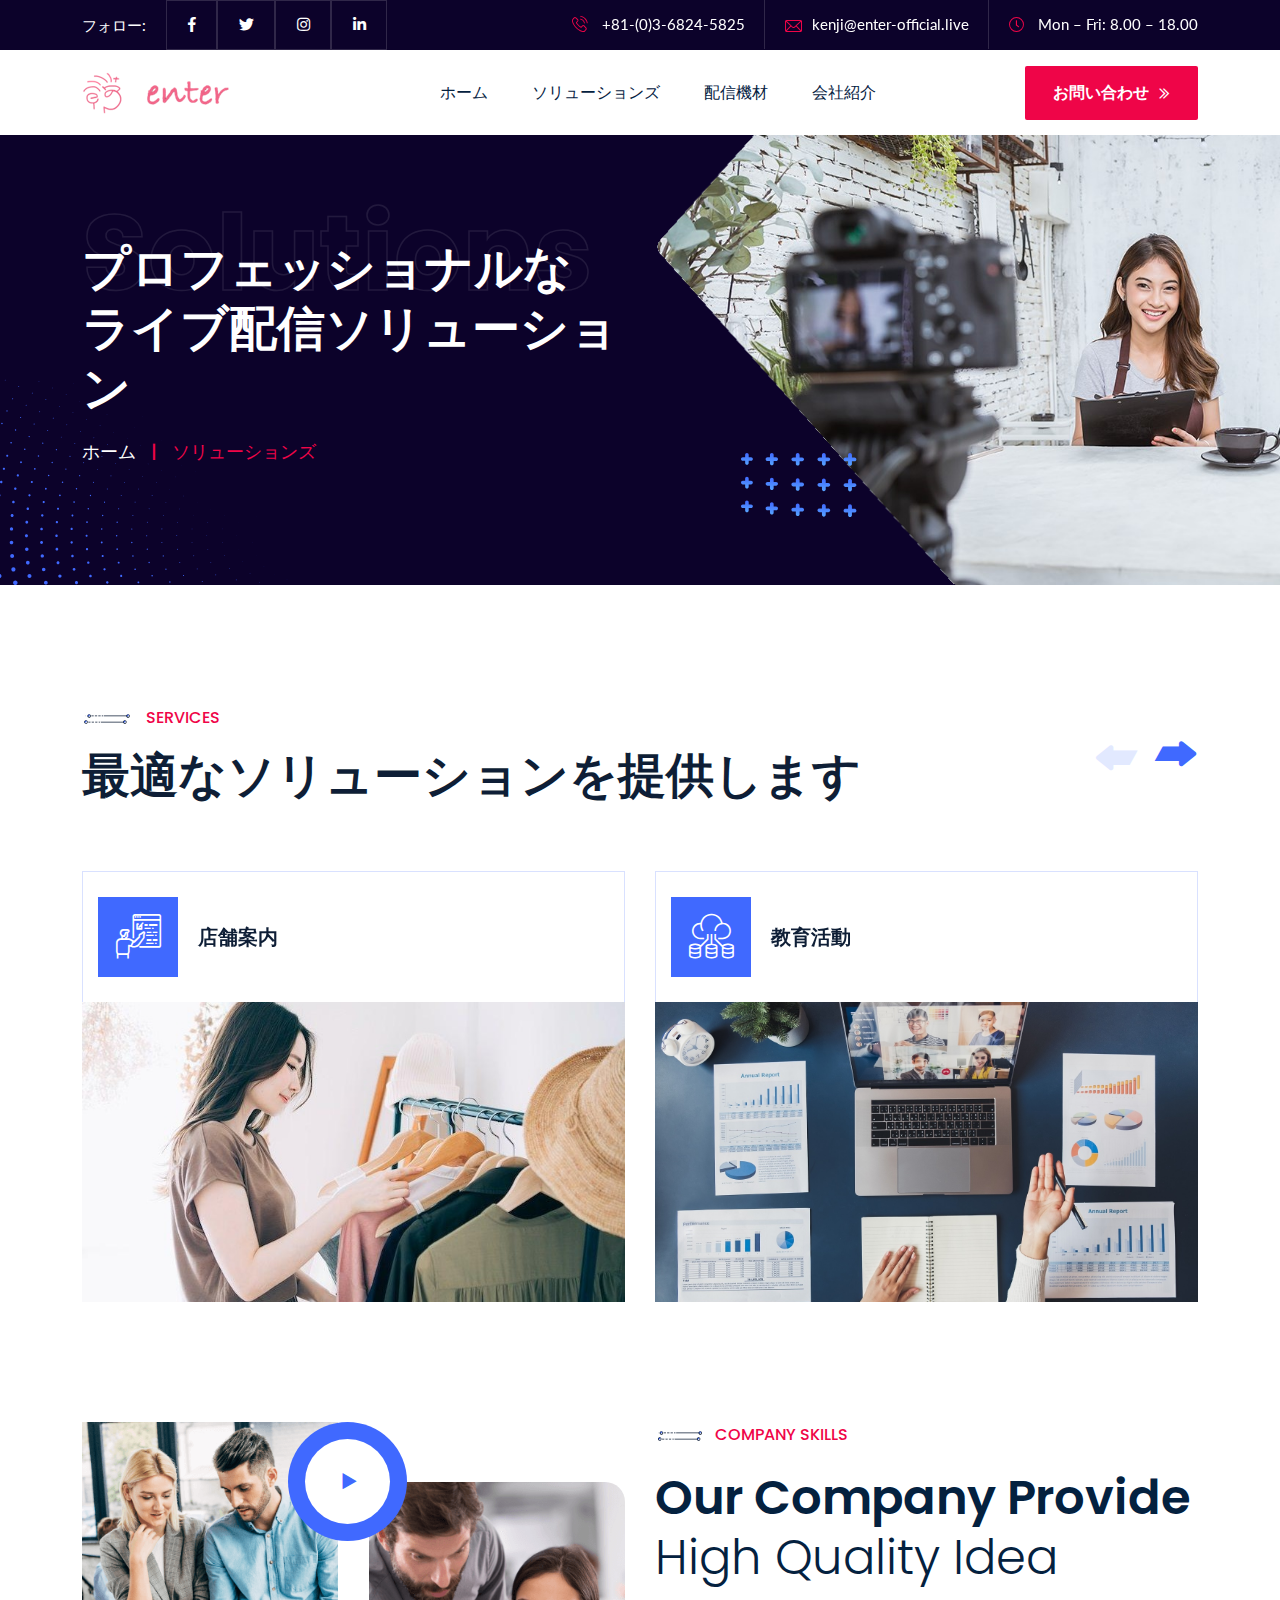
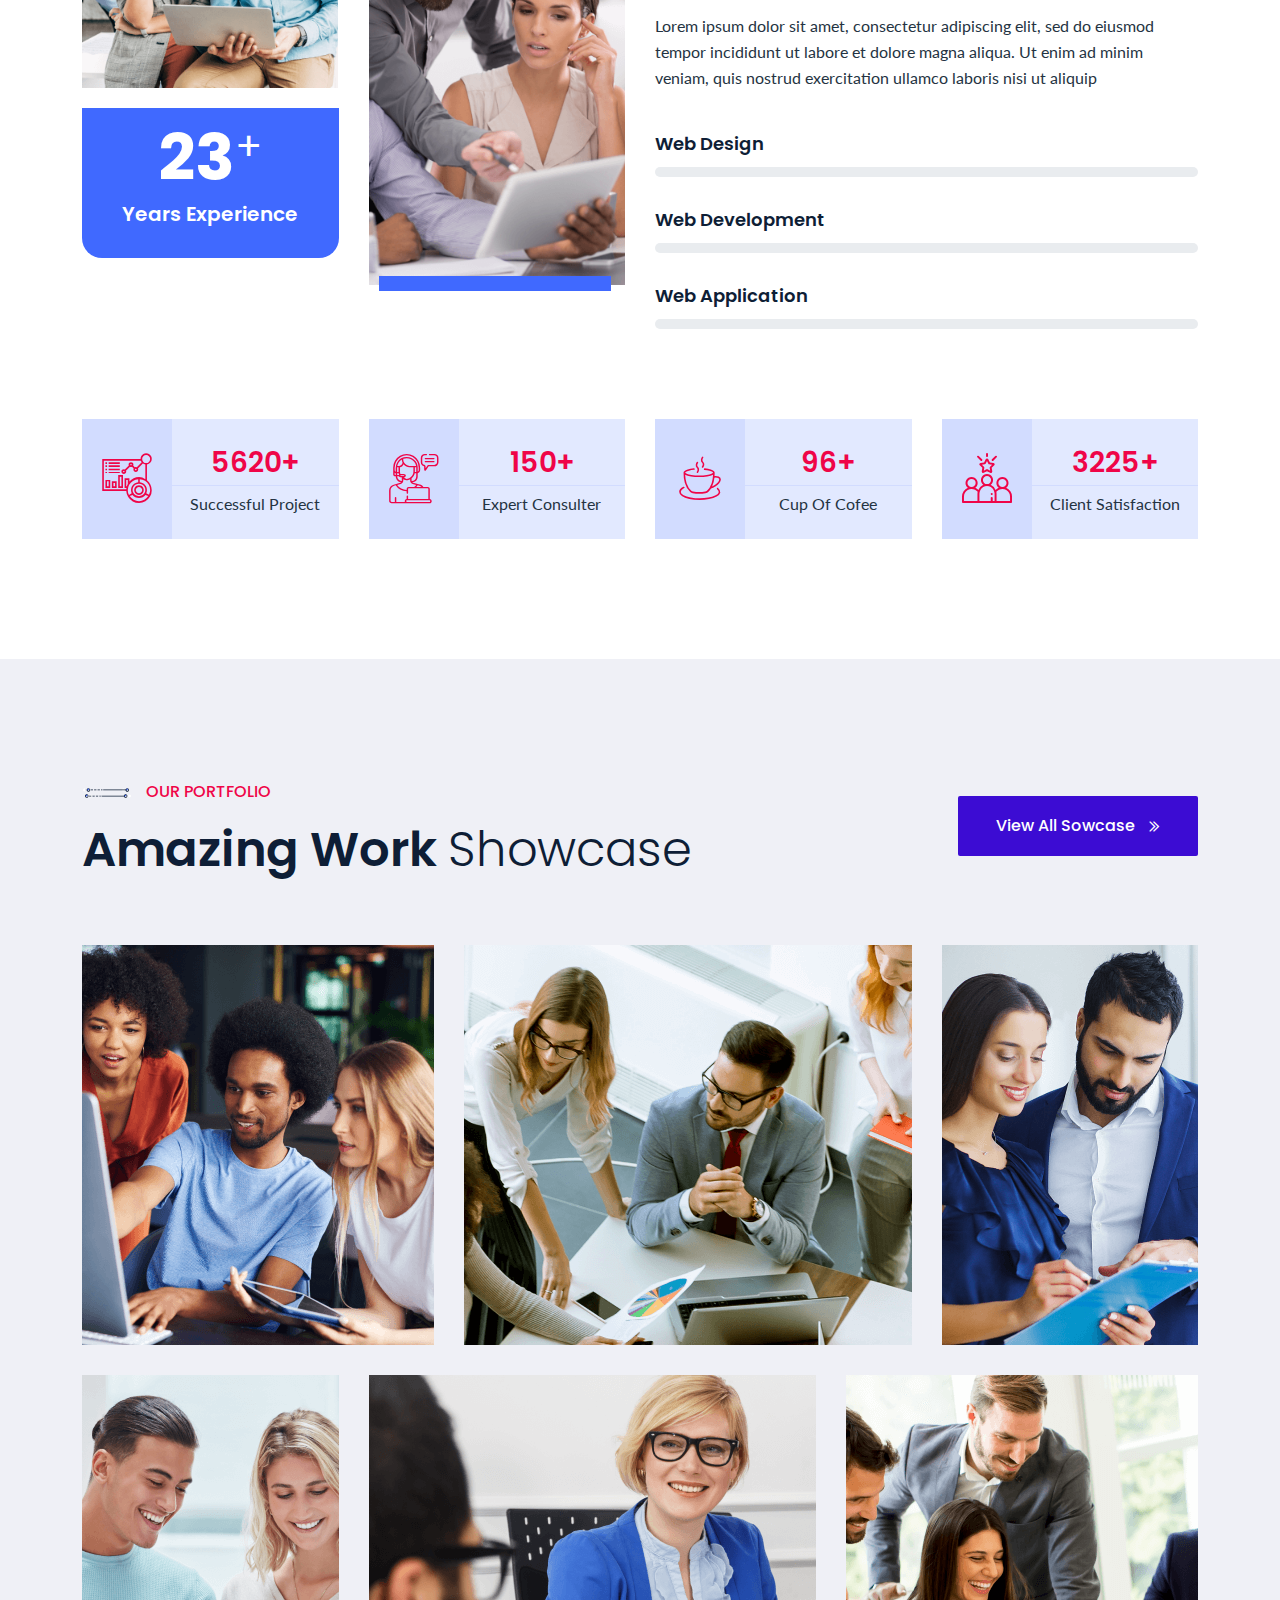
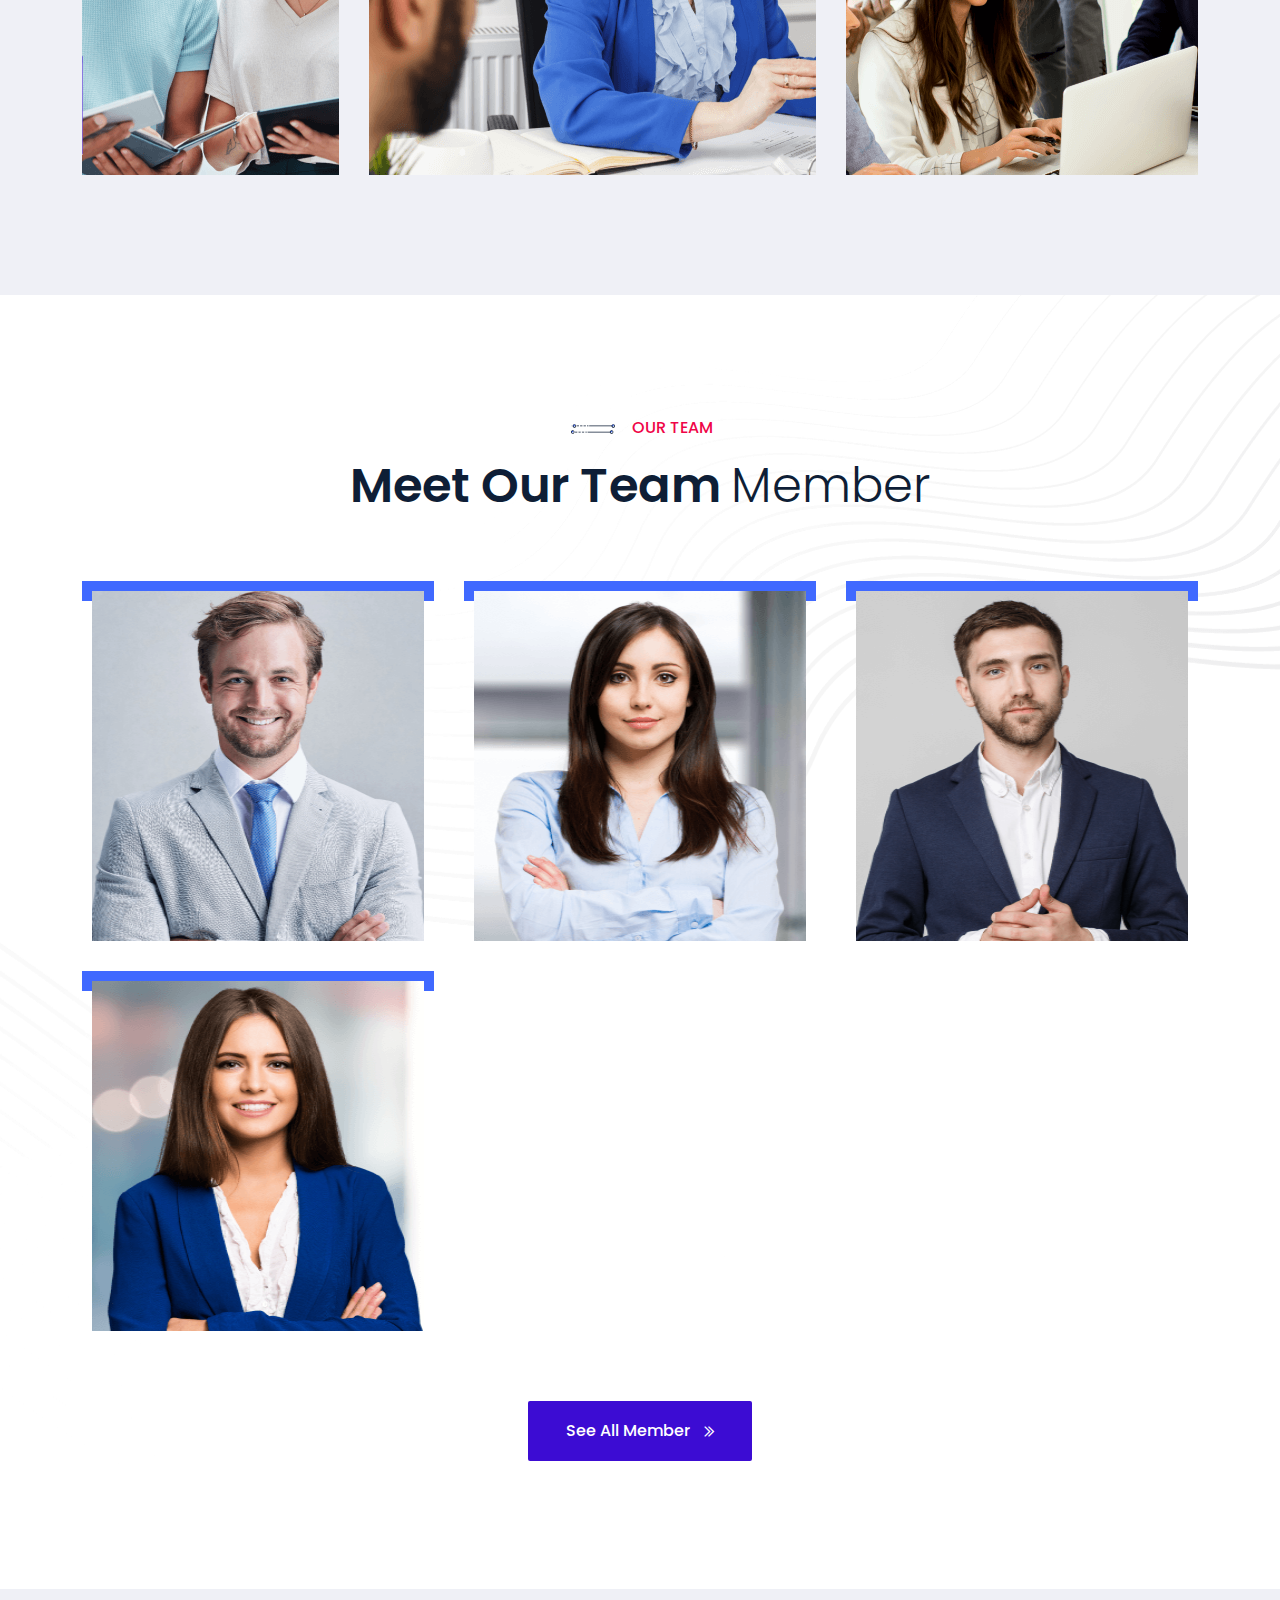
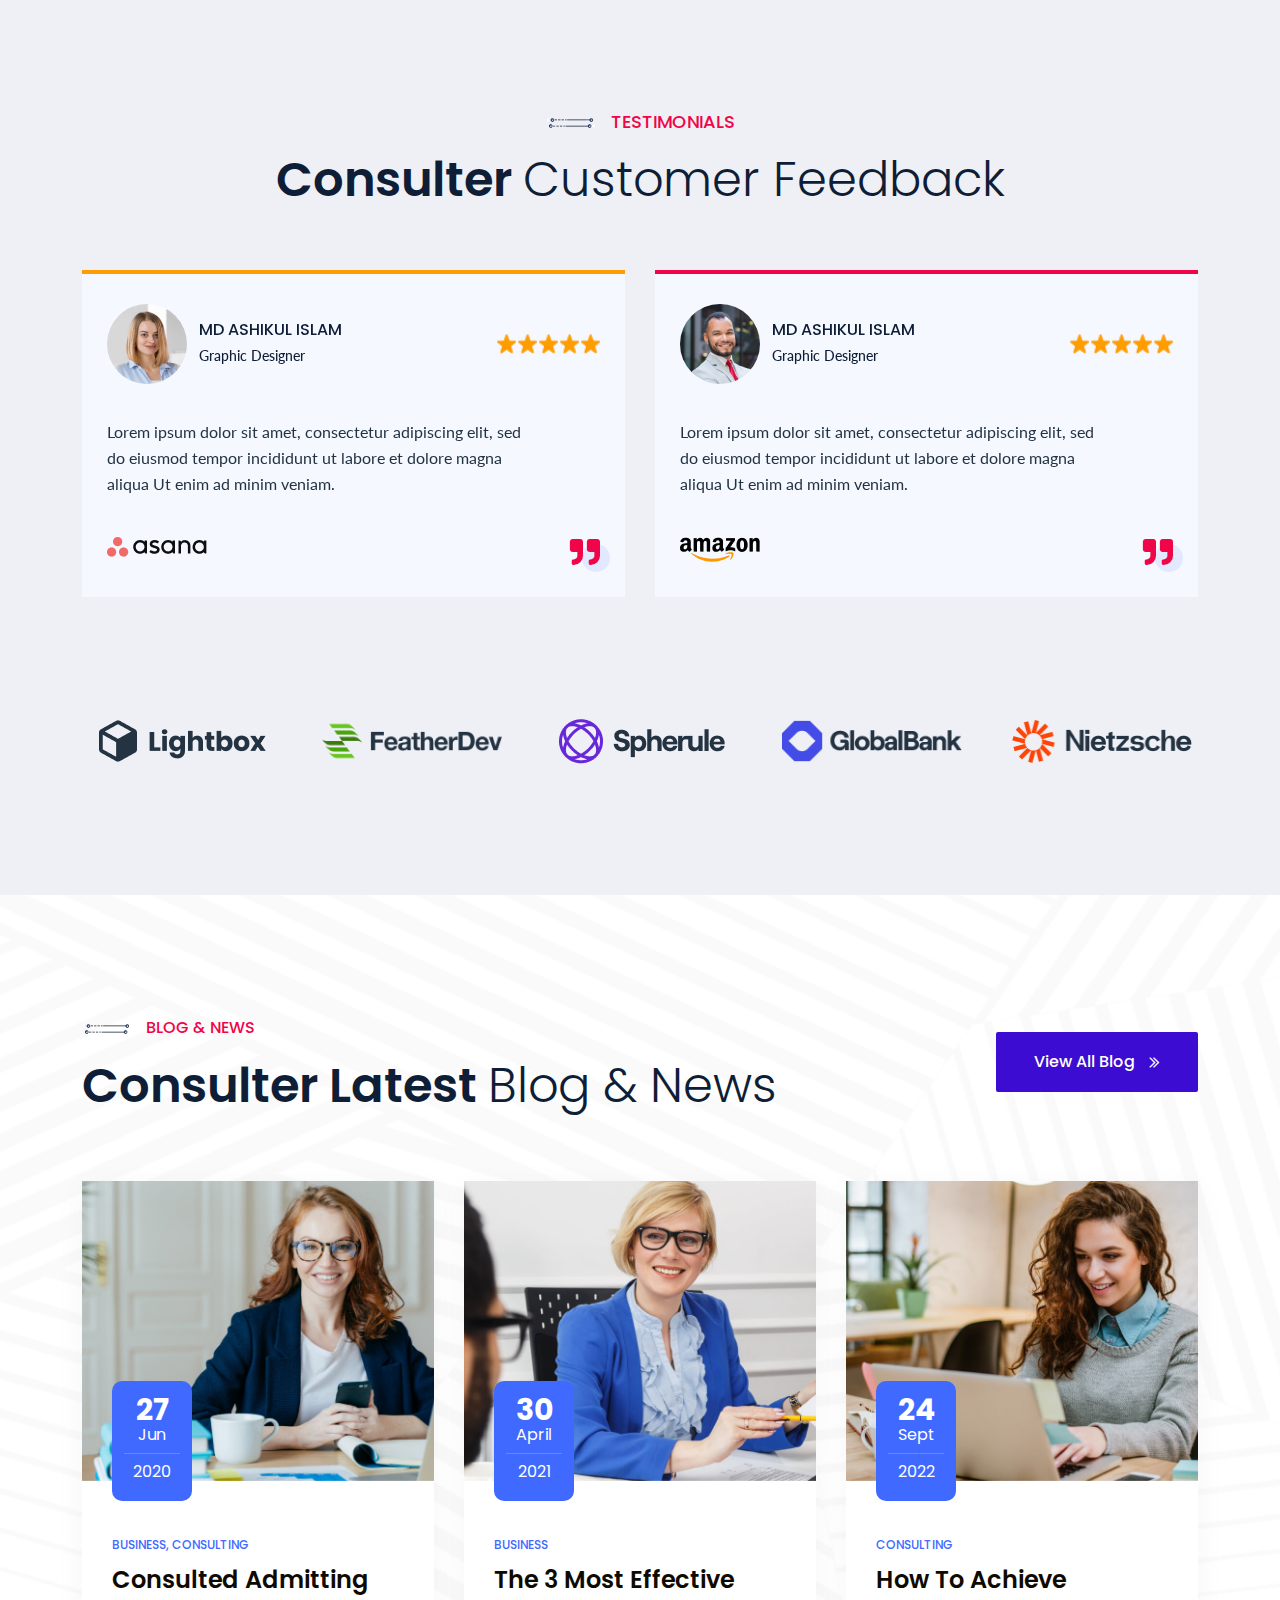
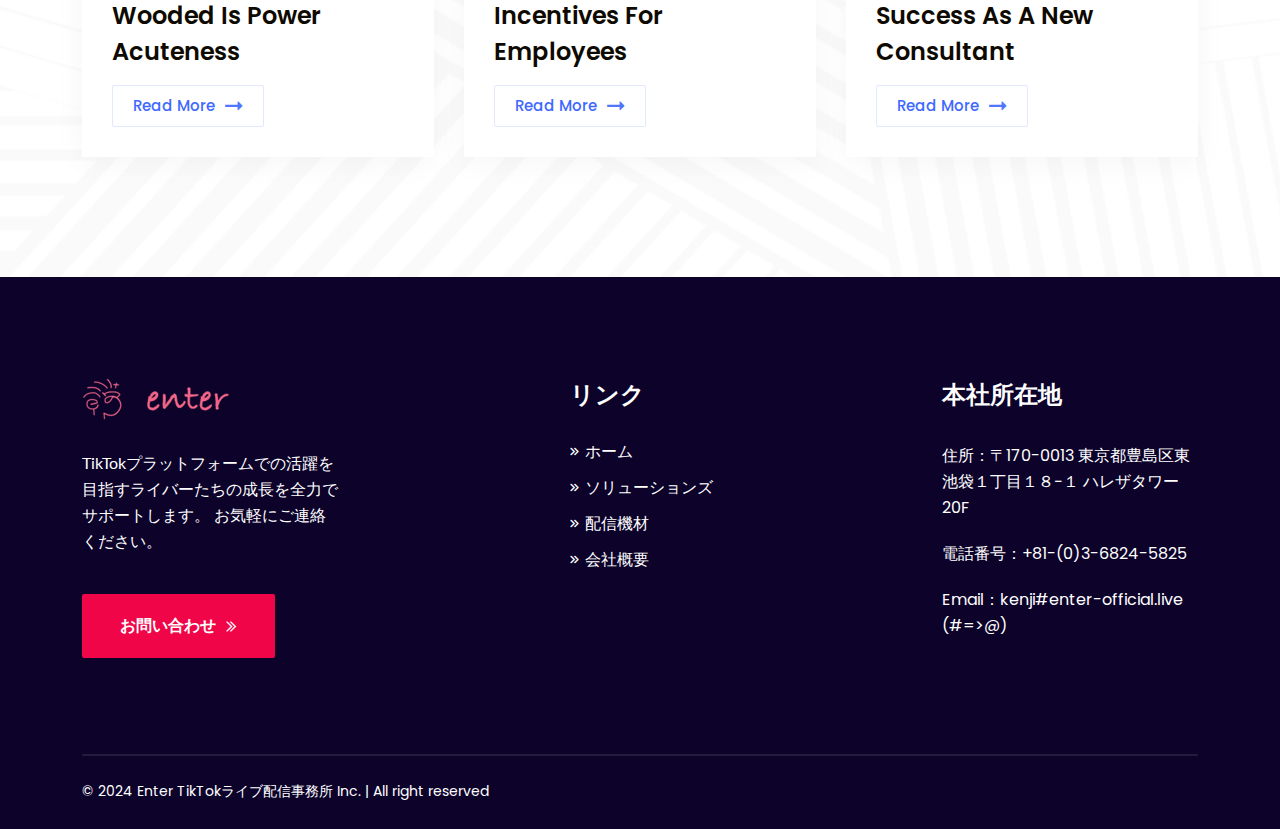
<file: service/solutions/index.html>
<!DOCTYPE html>
<html lang="jp">

<head>
    <!-- ========== Meta Tags ========== -->
    <meta charset="UTF-8">
    <meta http-equiv="X-UA-Compatible" content="IE=edge">
    <meta name="viewport" content="width=device-width, initial-scale=1.0">
    <meta name="author" content="modinatheme">
    <!-- ======== Page title ============ -->
    <title>SOLUTIONS | ENTER OFFICIAL LIVE</title>
    <!-- ========== Favicon Icon ========== -->
    <link rel="shortcut icon" href="/assets/img/favicon.png">
    <!-- ===========  All Stylesheet ================= -->
    <!--  Icon css plugins -->
    <link rel="stylesheet" href="/assets/css/icons.css">
    <!--  magnific-popup css plugins -->
    <link rel="stylesheet" href="/assets/css/magnific-popup.css"> 
    <!-- slick slider menu css file -->
    <link rel="stylesheet" href="/assets/css/slick.min.css"> 
    <!-- animate animation css file -->
    <link rel="stylesheet" href="/assets/css/animate.min.css">
    <!--  Bootstrap css plugins -->
    <link rel="stylesheet" href="/assets/css/bootstrap.min.css">
    <!-- template main style css file -->
    <link rel="stylesheet" href="/style.css">
    
</head>

<body class="body-wrapper">
    <!-- header end -->
    <header class="header header-1 header-3">
        <div class="top-header d-none d-xl-block">
            <div class="container">
                <div class="row align-items-center">
                    <div class="col-4">
                        <div class="header-right-socail d-flex align-items-center">
                            <h6 class="font-la color-white fw-normal">フォロー:</h6>

                            <div class="social-profile">
                                <ul>
                                    <li><a href="#"><i class="fab fa-facebook-f"></i></a></li>
                                    <li><a href="#"><i class="fab fa-twitter"></i></a></li>
                                    <li><a href="#"><i class="fab fa-instagram"></i></a></li>
                                    <li><a href="#"><i class="fab fa-linkedin-in"></i></a></li>
                                </ul>
                            </div>
                        </div>
                    </div>

                    <div class="col-8">
                        <div class="header-cta d-flex justify-content-end">
                            <ul>
                                <li><a><i class="icon-phone"></i> +81-(0)3-6824-5825</a></li>
                                <li><a href="mailto:consulter@example.com"><i class="icon-email"></i>kenji@enter-official.live</a></li>
                                <li><a><i class="fal fa-clock"></i> Mon – Fri: 8.00 – 18.00</a></li>
                            </ul>
                        </div>
                    </div>
                </div>
            </div>
        </div>

        <div class="main-header-wraper">
            <div class="container">
                <div class="row">
                    <div class="col-12">
                        <div class="d-flex align-items-center justify-content-between">
                            <div class="header-logo">
                                <div class="logo">
                                    <a href="/">
                                        <img src="/assets/img/logo/logo-3.png" alt="logo">
                                    </a>
                                </div>
                            </div>

                            <div class="header-menu d-none d-xl-block">
                                <div class="main-menu">
                                    <ul>
                                        <li>
                                            <a href="/">ホーム</a>
                                        </li>
                                        <li>
                                            <a href="/service/solutions/">ソリューションズ</a>
                                        </li>
                                        <li>
                                            <a href="/service/hardware/">配信機材</a>
                                        </li>
                                        <li>
                                            <a href="https://enter-official.live">会社紹介</a>
                                        </li>
                                    </ul>
                                </div>
                            </div>

                            <div class="header-right d-flex align-items-center">
                                <a href="/contact/" class="header-btn">お問い合わせ<i class="far fa-chevron-double-right"></i></a>
                                <div class="mobile-nav-bar d-block ml-3 ml-sm-5 d-xl-none">
                                    <div class="mobile-nav-wrap">                    
                                        <div id="hamburger">
                                            <i class="fal fa-bars"></i>
                                        </div>                        
                                    </div>
                                </div>
                            </div>
                        </div>
                    </div>
                </div>
            </div>
        </div>
    </header>

    <!-- mobile menu - responsive menu  -->
    <div class="mobile-nav mobile-nav-red">
        <button type="button" class="close-nav">
            <i class="fal fa-times-circle"></i>
        </button>

        <nav class="sidebar-nav">
            <div class="navigation">
                <div class="consulter-mobile-nav"> 
                    <ul>
                        <li>
                            <a href="/">ホーム</a>
                        </li>
                        <li>
                            <a href="/service/solutions/">ソリューションズ</a>
                        </li>
                        <li>
                            <a href="/service/hardware/">配信機材</a>
                        </li>
                        <li>
                            <a href="https://enter-official.live">会社紹介</a>
                        </li>
                        <li>
                            <a href="/contact/">お問い合わせ</a>
                        </li>
                    </ul>
                </div>
            </div>
        </nav>
    </div>       
    <div class="offcanvas-overlay"></div> <!-- offcanvas-overlay -->
    <!-- header end -->
    <div class="header-gutter home"></div><!-- header end -->

    <!-- page-banner start -->
    <section class="page-banner pt-xs-60 pt-sm-80 overflow-hidden">
        <div class="container">
            <div class="row align-items-center">
                <div class="col-md-6">
                    <div class="page-banner__content mb-xs-10 mb-sm-15 mb-md-15 mb-20">
                        <div class="transparent-text">Solutions</div>
                        <div class="page-title">
                            <h2 class="text-white">プロフェッショナルな</h2>
                            <h2 class="text-white">ライブ配信ソリューション</h2>
                        </div>
                    </div>

                    <nav aria-label="breadcrumb">
                        <ol class="breadcrumb">
                          <li class="breadcrumb-item"><a href="/">ホーム</a></li>
                          <li class="breadcrumb-item active" aria-current="page">ソリューションズ</li>
                        </ol>
                    </nav>
                </div>

                <div class="col-md-6">
                    <div class="page-banner__media mt-xs-30 mt-sm-40">
                        <img src="/assets/img/page-banner/page-banner-start.svg" class="img-fluid start" alt="">
                        <img src="/assets/img/page-banner/page-banner-3.jpg" class="img-fluid" alt="">
                    </div>
                </div>
            </div>
        </div>
    </section>
    <!-- page-banner end -->

    <!-- employee-friendly start -->
    <section class="employee-friendly pt-xs-80 pt-sm-100 pt-md-100 pt-120 overflow-hidden">
        <div class="container">
            <div class="row align-items-center">
                <div class="col-sm-9">
                    <div class="employee-friendly__content">
                        <span class="sub-title fw-500 color-primary text-uppercase mb-sm-10 mb-xs-5 mb-15 d-block"><img src="/assets/img/team-details/badge-line.svg" class="img-fluid mr-10" alt=""> Services</span>
                        <h2 class="title color-d_black">最適なソリューションを提供します</span></h2>
                    </div>
                </div>

                <div class="col-sm-3">
                   <div class="slider-controls mt-sm-30">
                        <div class="slider-arrows d-flex align-content-center justify-content-sm-end"></div>
                   </div>
                </div>
            </div>

            <div class="row">
                <div class="col-12">
                    <div class="employee-friendly__slider mt-65 mt-md-50 mt-sm-40 mt-xs-30">
                        <div class="slider-item">
                            <div class="similar-work__item reade-more-hidden d-flex justify-content-between flex-column">
                                <div class="top d-flex align-items-center">
                                    <div class="icon color-white text-center">
                                        <i class="fal fa-analytics"></i>
                                    </div>

                                    <h4 class="title color-d_black"><a href="services.html">ライブコマース</a></h4>
                                </div>

                                <div class="bottom">    
                                    <div class="media overflow-hidden">
                                        <img src="/assets/img/home/1.jpg" class="img-fluid" alt="">
                                    </div>
                                    
                                    <a href="services.html" class="theme-btn text-center fw-600">詳しく<i class="fas fa-long-arrow-alt-right"></i></a>
                                </div>
                            </div>
                        </div>

                        <div class="slider-item">
                            <div class="similar-work__item reade-more-hidden d-flex justify-content-between flex-column">
                                <div class="top d-flex align-items-center">
                                    <div class="icon color-white text-center">
                                        <i class="icon-planning"></i>
                                    </div>

                                    <h4 class="title color-d_black"><a href="services.html">店舗案内</a></h4>
                                </div>

                                <div class="bottom">    
                                    <div class="media overflow-hidden">
                                        <img src="/assets/img/home/2.jpg" class="img-fluid" alt="">
                                    </div>
                                    
                                    <a href="services.html" class="theme-btn text-center fw-600">詳しく<i class="fas fa-long-arrow-alt-right"></i></a>
                                </div>
                            </div>
                        </div>

                        <div class="slider-item">
                            <div class="similar-work__item reade-more-hidden d-flex justify-content-between flex-column">
                                <div class="top d-flex align-items-center">
                                    <div class="icon color-white text-center">
                                        <i class="icon-outline"></i>
                                    </div>

                                    <h4 class="title color-d_black"><a href="services.html">教育活動</a></h4>
                                </div>

                                <div class="bottom">    
                                    <div class="media overflow-hidden">
                                        <img src="/assets/img/home/3.jpg" class="img-fluid" alt="">
                                    </div>
                                    
                                    <a href="services.html" class="theme-btn text-center fw-600">詳しく<i class="fas fa-long-arrow-alt-right"></i></a>
                                </div>
                            </div>
                        </div>

                        <div class="slider-item">
                            <div class="similar-work__item reade-more-hidden d-flex justify-content-between flex-column">
                                <div class="top d-flex align-items-center">
                                    <div class="icon color-white text-center">
                                        <i class="fal fa-analytics"></i>
                                    </div>

                                    <h4 class="title color-d_black"><a href="services.html">Finance &amp; Strategy Service</a></h4>
                                </div>

                                <div class="bottom">    
                                    <div class="media overflow-hidden">
                                        <img src="/assets/img/services/services-2.png" class="img-fluid" alt="">
                                    </div>
                                    
                                    <a href="services.html" class="theme-btn text-center fw-600">Read Details <i class="fas fa-long-arrow-alt-right"></i></a>
                                </div>
                            </div>
                        </div>

                        <div class="slider-item">
                            <div class="similar-work__item reade-more-hidden d-flex justify-content-between flex-column">
                                <div class="top d-flex align-items-center">
                                    <div class="icon color-white text-center">
                                        <i class="icon-planning"></i>
                                    </div>

                                    <h4 class="title color-d_black"><a href="services.html">Business Planning, Strategy &amp; Execution</a></h4>
                                </div>

                                <div class="bottom">    
                                    <div class="media overflow-hidden">
                                        <img src="/assets/img/project-details/project-details-2.png" class="img-fluid" alt="">
                                    </div>
                                    
                                    <a href="services.html" class="theme-btn text-center fw-600">Read Details <i class="fas fa-long-arrow-alt-right"></i></a>
                                </div>
                            </div>
                        </div>

                        <div class="slider-item">
                            <div class="similar-work__item reade-more-hidden d-flex justify-content-between flex-column">
                                <div class="top d-flex align-items-center">
                                    <div class="icon color-white text-center">
                                        <i class="icon-outline"></i>
                                    </div>

                                    <h4 class="title color-d_black"><a href="services.html">Financial Projections And Analysis</a></h4>
                                </div>

                                <div class="bottom">    
                                    <div class="media overflow-hidden">
                                        <img src="/assets/img/project-details/project-details-3.png" class="img-fluid" alt="">
                                    </div>
                                    
                                    <a href="services.html" class="theme-btn text-center fw-600">Read Details <i class="fas fa-long-arrow-alt-right"></i></a>
                                </div>
                            </div>
                        </div>
                    </div>
                </div>
            </div>
        </div>
    </section>
    <!-- employee-friendly end -->

   
    <!-- company-skill start -->
    <section class="company-skill company-skill-home-3 pb-xs-80 pt-xs-80 pt-sm-100 pb-sm-100 pt-md-100 pb-md-100 pt-120 pb-90 overflow-hidden">
        <div class="container">
            <a href="https://www.youtube.com/watch?v=9xwazD5SyVg" class="popup-video" data-effect="mfp-move-from-top"><i class="icon-play"></i></a>
            <div class="row">
                <div class="col-lg-3 col-sm-6"> 
                    <div class="our-company__meida">
                        <img src="/assets/img/about/our-company-1.png" alt="" class="img-fluid">

                        <div class="years-experience overflow-hidden mt-20 mt-sm-10 mt-xs-10 text-center">
                            <div class="number mb-5 color-white">
                                <span class="counter">23</span><sup>+</sup>
                            </div>

                            <h5 class="title color-white">Years Experience</h5>
                        </div>
                    </div>
                </div>

                <div class="col-lg-3 col-sm-6"> 
                    <div class="our-company__meida border-radius">
                        <img src="/assets/img/about/our-company-2.png" alt="" class="img-fluid">

                        <div class="horizental-bar"></div>
                    </div>
                </div>
                
                <div class="col-lg-6">
                    <div class="company-skill__content mt-md-50 mt-sm-45 mt-xs-40 ml-auto"> 
                        <span class="sub-title d-block fw-500 color-primary text-uppercase mb-sm-10 mb-xs-5 mb-md-15 mb-20"><img src="/assets/img/team-details/badge-line.svg" class="img-fluid mr-10" alt="">Company Skills</span>
                        <h2 class="title color-pd_black mb-25 mb-xs-10 mb-sm-15">Our Company Provide <span>High Quality Idea</span></h2>

                        <div class="description font-la">
                            <p>Lorem ipsum dolor sit amet, consectetur adipiscing elit, sed do eiusmod tempor incididunt ut labore et dolore magna aliqua. Ut enim ad minim veniam, quis nostrud exercitation ullamco laboris nisi ut aliquip</p>
                        </div>

                        <div class="progress-bar__wrapper mt-40 mt-sm-35 mt-xs-30">
                            <div class="single-progress-bar mb-30">    
                                <h6 class="title color-d_black mb-10">Web Design</h6>
                                <div class="progress">
                                    <div class="progress-bar" role="progressbar" aria-valuenow="80" aria-valuemin="0" aria-valuemax="100" style="max-width: 80%">
                                        <span class="placeholder" style="left: 80%">80%</span>
                                    </div>
                                </div>
                            </div>

                            <div class="single-progress-bar mb-30">    
                                <h6 class="title color-d_black mb-10">Web Development</h6>
                                <div class="progress">
                                    <div class="progress-bar" role="progressbar" aria-valuenow="55" aria-valuemin="0" aria-valuemax="100" style="max-width: 55%">
                                        <span class="placeholder" style="left: 55%">55%</span>
                                    </div>
                                </div>
                            </div>

                            <div class="single-progress-bar mb-30">    
                                <h6 class="title color-d_black mb-10">Web Application</h6>
                                <div class="progress">
                                    <div class="progress-bar" role="progressbar" aria-valuenow="90" aria-valuemin="0" aria-valuemax="100" style="max-width: 90%">
                                        <span class="placeholder" style="left: 90%">90%</span>
                                    </div>
                                </div>
                            </div> 
                        </div>
                    </div>
                </div>
            </div>
        </div>
    </section>
    <!-- company-skill end -->

    <!-- counter-area start -->
    <div class="counter-area pb-xs-80 pb-sm-100 pb-md-100 pb-120 overflow-hidden">
        <div class="container">
            <div class="row mb-minus-30">
                <div class="col-xl-3 col-lg-4 col-sm-6">
                    <div class="counter-area__item d-flex align-items-center">
                        <div class="icon color-primary">
                            <i class="icon-process-1"></i>
                        </div>

                        <div class="text text-center">
                            <div class="number fw-600 color-primary"><span class="counter">5620</span>+</div>
                            <div class="description font-la">Successful Project</div>
                        </div>
                    </div>
                </div>

                <div class="col-xl-3 col-lg-4 col-sm-6">
                    <div class="counter-area__item d-flex align-items-center">
                        <div class="icon color-primary">
                            <i class="icon-support-2"></i>
                        </div>

                        <div class="text text-center">
                            <div class="number fw-600 color-primary"><span class="counter">150</span>+</div>
                            <div class="description font-la">Expert Consulter</div>
                        </div>
                    </div>
                </div>

                <div class="col-xl-3 col-lg-4 col-sm-6">
                    <div class="counter-area__item d-flex align-items-center">
                        <div class="icon color-primary">
                            <i class="icon-coffee-2"></i>
                        </div>

                        <div class="text text-center">
                            <div class="number fw-600 color-primary"><span class="counter">96</span>+</div>
                            <div class="description font-la">Cup Of Cofee</div>
                        </div>
                    </div>
                </div>

                <div class="col-xl-3 col-lg-4 col-sm-6">
                    <div class="counter-area__item d-flex align-items-center">
                        <div class="icon color-primary">
                            <i class="icon-teamwork-1"></i>
                        </div>

                        <div class="text text-center">
                            <div class="number fw-600 color-primary"><span class="counter">3225</span>+</div>
                            <div class="description font-la">Client Satisfaction</div>
                        </div>
                    </div>
                </div>
            </div>
        </div>
    </div>
    <!-- counter-area end -->

    <!-- blog-news start -->
    <section class="blog-news bg-dark_white pb-xs-80 pt-xs-80 pt-sm-100 pb-sm-100 pt-md-100 pb-md-100 pt-120 pb-120 overflow-hidden">
        <div class="container">
            <div class="row align-items-center">
                <div class="col-lg-9">
                    <div class="blog-news__content">
                        <span class="sub-title fw-500 color-primary text-uppercase mb-sm-10 mb-xs-5 mb-15 d-block"><img src="/assets/img/team-details/badge-line.svg" class="img-fluid mr-10" alt=""> Our Portfolio</span>
                        <h2 class="title color-d_black">Amazing Work <span>Showcase</span></h2>
                    </div>
                </div>

                <div class="col-lg-3">
                   <div class="blog-news__content mt-md-25 mt-sm-15 mt-xs-10 text-start text-lg-end">
                        <a href="our-project.html" class="theme-btn">View All Sowcase <i class="far fa-chevron-double-right"></i></a>
                   </div>
                </div>
            </div>

            <div class="blog-news__bottom mt-65 mt-sm-50 mt-xs-40">
                <div class="row mb-minus-30">
                    <div class="col-lg-4 col-sm-6">
                        <div class="our-project__item overflow-hidden mb-30">
                            <img src="/assets/img/projects/project-1.png" alt="">
    
                            <div class="content d-flex align-items-center justify-content-between">
                                <div class="text">
                                    <span class="fw-500 color-primary d-block mb-10 text-uppercase">Business, Finance</span>
                                    <h5 class="title color-d_black">Business & Strategy</h5>
                                </div>
    
                                <a href="our-project.html" class="theme-btn"><img src="/assets/img/icon/arrow-right-top.svg" alt=""></a>
                            </div>
                        </div>
                    </div>
    
                    <div class="col-lg-5 col-sm-6">
                        <div class="our-project__item overflow-hidden mb-30">
                            <img src="/assets/img/projects/project-2.png" alt="">
    
                            <div class="content d-flex align-items-center justify-content-between">
                                <div class="text">
                                    <span class="fw-500 color-primary d-block mb-10 text-uppercase">Business, Finance</span>
                                    <h5 class="title color-d_black">Business & Strategy</h5>
                                </div>
    
                                <a href="our-project.html" class="theme-btn"><img src="/assets/img/icon/arrow-right-top.svg" alt=""></a>
                            </div>
                        </div>
                    </div>
    
                    <div class="col-lg-3 col-sm-6">
                        <div class="our-project__item overflow-hidden mb-30">
                            <img src="/assets/img/projects/project-3.png" alt="">
    
                            <div class="content d-flex align-items-center justify-content-between">
                                <div class="text">
                                    <span class="fw-500 color-primary d-block mb-10 text-uppercase">Business, Finance</span>
                                    <h5 class="title color-d_black">Strategy</h5>
                                </div>
    
                                <a href="our-project.html" class="theme-btn"><img src="/assets/img/icon/arrow-right-top.svg" alt=""></a>
                            </div>
                        </div>
                    </div>
    
                    <div class="col-lg-3 col-sm-6">
                        <div class="our-project__item overflow-hidden mb-30">
                            <img src="/assets/img/projects/project-4.png" alt="">
    
                            <div class="content d-flex align-items-center justify-content-between">
                                <div class="text">
                                    <span class="fw-500 color-primary d-block mb-10 text-uppercase">Business, Finance</span>
                                    <h5 class="title color-d_black">Business</h5>
                                </div>
    
                                <a href="our-project.html" class="theme-btn"><img src="/assets/img/icon/arrow-right-top.svg" alt=""></a>
                            </div>
                        </div>
                    </div>
    
                    <div class="col-lg-5 col-sm-6">
                        <div class="our-project__item overflow-hidden mb-30">
                            <img src="/assets/img/projects/project-5.png" alt="">
    
                            <div class="content d-flex align-items-center justify-content-between">
                                <div class="text">
                                    <span class="fw-500 color-primary d-block mb-10 text-uppercase">Business, Finance</span>
                                    <h5 class="title color-d_black">Business & Strategy</h5>
                                </div>
    
                                <a href="our-project.html" class="theme-btn"><img src="/assets/img/icon/arrow-right-top.svg" alt=""></a>
                            </div>
                        </div>
                    </div>
    
                    <div class="col-lg-4 col-sm-6">
                        <div class="our-project__item overflow-hidden mb-30">
                            <img src="/assets/img/projects/project-6.png" alt="">
    
                            <div class="content d-flex align-items-center justify-content-between">
                                <div class="text">
                                    <span class="fw-500 color-primary d-block mb-10 text-uppercase">Business, Finance</span>
                                    <h5 class="title color-d_black">Business & Strategy</h5>
                                </div>
    
                                <a href="our-project.html" class="theme-btn"><img src="/assets/img/icon/arrow-right-top.svg" alt=""></a>
                            </div>
                        </div>
                    </div>
                </div>
            </div>
        </div>
    </section>
    <!-- blog-news end -->

    <!-- our-team start -->
    <section class="our-team our-team-home-3 pb-xs-80 pt-xs-80 pt-sm-100 pb-sm-100 pt-md-100 pb-md-100 pt-120 pb-120 overflow-hidden">
        <div class="container">
            <div class="row">
                <div class="col-12">
                    <div class="our-team__content mb-65 mb-md-50 mb-sm-40 mb-xs-30 text-center">
                        <span class="sub-title fw-500 color-primary text-uppercase mb-sm-10 mb-xs-5 mb-15 d-block"><img src="/assets/img/team-details/badge-line.svg" class="img-fluid mr-10" alt=""> Our Team</span>
                        <h2 class="title color-d_black">Meet Our Team <span>Member</span></h2>
                    </div>
                </div>
            </div>

            <div class="row mb-minus-30">
                <div class="col-xxl-3 col-lg-4 col-md-6">
                    <a href="team-details.html" class="team-item team-about-item text-center mb-30 d-block overflow-hidden">
                        <div class="media">
                            <img src="/assets/img/about/about-member-1.png" class="img-fluid" alt="">
                        </div>

                        <div class="text d-flex align-items-center justify-content-center">
                            <div class="left">
                                <h5 class="title color-white">Stephen Larry</h5>
                                <span class="position color-white font-la fw-500">Product Manager</span>
                            </div>

                            <div class="right">
                                <div class="icon">
                                    <i class="icon-arrow-right-2"></i>
                                </div>
                            </div>
                        </div>
                    </a>
                </div><!-- team-item -->

                <div class="col-xxl-3 col-lg-4 col-md-6">
                    <a href="team-details.html" class="team-item team-about-item text-center mb-30 d-block overflow-hidden">
                        <div class="media">
                            <img src="/assets/img/about/about-member-2.png" class="img-fluid" alt="">
                        </div>

                        <div class="text d-flex align-items-center justify-content-center">
                            <div class="left">
                                <h5 class="title color-white">Nusrat Jahan</h5>
                                <span class="position color-white font-la fw-500">Assistent Manager, Finance</span>
                            </div>

                            <div class="right">
                                <div class="icon">
                                    <i class="icon-arrow-right-2"></i>
                                </div>
                            </div>
                        </div>
                    </a>
                </div><!-- team-item -->

                <div class="col-xxl-3 col-lg-4 col-md-6">
                    <a href="team-details.html" class="team-item team-about-item text-center mb-30 d-block overflow-hidden">
                        <div class="media">
                            <img src="/assets/img/about/about-member-3.png" class="img-fluid" alt="">
                        </div>

                        <div class="text d-flex align-items-center justify-content-center">
                            <div class="left">
                                <h5 class="title color-white">Stephen Larry</h5>
                                <span class="position color-white font-la fw-500">Product Manager</span>
                            </div>

                            <div class="right">
                                <div class="icon">
                                    <i class="icon-arrow-right-2"></i>
                                </div>
                            </div>
                        </div>
                    </a>
                </div><!-- team-item -->

                <div class="col-xxl-3 col-lg-4 col-md-6">
                    <a href="team-details.html" class="team-item team-about-item text-center mb-30 d-block overflow-hidden">
                        <div class="media">
                            <img src="/assets/img/about/about-member-4.png" class="img-fluid" alt="">
                        </div>

                        <div class="text d-flex align-items-center justify-content-center">
                            <div class="left">
                                <h5 class="title color-white">Stephen Larry</h5>
                                <span class="position color-white font-la fw-500">Product Manager</span>
                            </div>

                            <div class="right">
                                <div class="icon">
                                    <i class="icon-arrow-right-2"></i>
                                </div>
                            </div>
                        </div>
                    </a>
                </div><!-- team-item -->
            </div>

            <div class="row">
                <div class="col-12">
                    <div class="our-team__btn-wrapper text-center mt-70 mt-md-50 mt-sm-40 mt-xs-30">
                        <a href="team.html" class="theme-btn">See All Member <i class="far fa-chevron-double-right"></i></a>
                    </div>
                </div>
            </div>
        </div>
    </section>
    <!-- our-team end -->
 
    <!-- testimonial start -->
    <section class="testimonial bg-dark_white pb-xs-80 pt-xs-80 pt-sm-100 pb-sm-100 pt-md-100 pb-md-100 pt-120 pb-110 overflow-hidden">
        <div class="container">
            <div class="row">
                <div class="col-12">
                    <div class="testimonial__content mb-60 mb-md-50 mb-sm-40 mb-xs-30 text-center">
                        <h6 class="sub-title fw-500 color-primary text-uppercase mb-sm-10 mb-xs-5 mb-15"><img src="/assets/img/team-details/badge-line.svg" class="img-fluid mr-10" alt=""> Testimonials</h6>
                        <h2 class="title color-d_black">Consulter <span>Customer Feedback</span></h2>
                    </div>
                </div>
            </div>
        </div>

        <div class="container container_testimonial">
            <div class="row">
                <div class="col-12">
                    <div class="testimonial-slider">
                        <div class="slider-item">
                            <div class="testimonial__item">
                                <div class="testimonial__item-header d-flex justify-content-between align-items-center mb-35 mb-sm-25 mb-xs-20">
                                    <div class="left d-flex align-items-center">
                                        <div class="media overflow-hidden">
                                            <img src="/assets/img/testimonial/testimonial-1.png" class="img-fluid" alt="">
                                        </div>

                                        <div class="meta">
                                            <h6 class="name fw-500 text-uppercase color-d_black">Md Ashikul Islam </h6>
                                            <span class="position font-la fw-500 color-d_black">Graphic Designer</span>
                                        </div>
                                    </div>

                                    <div class="right">
                                        <div class="starts">
                                            <ul>
                                                <li><span></span></li>
                                                <li><span></span></li>
                                                <li><span></span></li>
                                                <li><span></span></li>
                                                <li><span></span></li>
                                            </ul>
                                        </div>
                                    </div>
                                </div>

                                <div class="description font-la mb-40 mb-md-35 mb-sm-30 mb-xs-25">
                                    <p>Lorem ipsum dolor sit amet, consectetur adipiscing elit, sed do eiusmod tempor incididunt ut labore et dolore magna aliqua Ut enim ad minim veniam.</p>
                                </div>

                                <div class="testimonial__item-footer d-flex justify-content-between">
                                    <div class="socail-link">
                                        <ul>
                                            <li><a href="#"><img src="/assets/img/testimonial/discord.png" alt=""></a></li>
                                            <li><a href="#"><img src="/assets/img/testimonial/asana.png" alt=""></a></li>
                                        </ul>
                                    </div>

                                    <div class="quote color-primary">
                                        <i class="fas fa-quote-right"></i>
                                    </div>
                                </div>
                            </div>
                        </div>

                        <div class="slider-item">
                            <div class="testimonial__item border--primary">
                                <div class="testimonial__item-header d-flex justify-content-between align-items-center mb-35 mb-sm-25 mb-xs-20">
                                    <div class="left d-flex align-items-center">
                                        <div class="media overflow-hidden">
                                            <img src="/assets/img/testimonial/testimonial-2.png" class="img-fluid" alt="">
                                        </div>

                                        <div class="meta">
                                            <h6 class="name fw-500 text-uppercase color-d_black">Md Ashikul Islam</h6>
                                            <span class="position font-la fw-500 color-d_black">Graphic Designer</span>
                                        </div>
                                    </div>

                                    <div class="right">
                                        <div class="starts">
                                            <ul>
                                                <li><span></span></li>
                                                <li><span></span></li>
                                                <li><span></span></li>
                                                <li><span></span></li>
                                                <li><span></span></li>
                                            </ul>
                                        </div>
                                    </div>
                                </div>

                                <div class="description font-la mb-40 mb-md-35 mb-sm-30 mb-xs-25">
                                    <p>Lorem ipsum dolor sit amet, consectetur adipiscing elit, sed do eiusmod tempor incididunt ut labore et dolore magna aliqua Ut enim ad minim veniam.</p>
                                </div>

                                <div class="testimonial__item-footer d-flex justify-content-between">
                                    <div class="socail-link">
                                        <ul>
                                            <li><a href="#"><img src="/assets/img/testimonial/asana.png" alt=""></a></li>
                                        </ul>
                                    </div>

                                    <div class="quote color-primary">
                                        <i class="fas fa-quote-right"></i>
                                    </div>
                                </div>
                            </div>
                        </div>

                        <div class="slider-item">
                            <div class="testimonial__item border-red">
                                <div class="testimonial__item-header d-flex justify-content-between align-items-center mb-35 mb-sm-25 mb-xs-20">
                                    <div class="left d-flex align-items-center">
                                        <div class="media overflow-hidden">
                                            <img src="/assets/img/testimonial/testimonial-3.png" class="img-fluid" alt="">
                                        </div>

                                        <div class="meta">
                                            <h6 class="name fw-500 text-uppercase color-d_black">Md Ashikul Islam</h6>
                                            <span class="position font-la fw-500 color-d_black">Graphic Designer</span>
                                        </div>
                                    </div>

                                    <div class="right">
                                        <div class="starts">
                                            <ul>
                                                <li><span></span></li>
                                                <li><span></span></li>
                                                <li><span></span></li>
                                                <li><span></span></li>
                                                <li><span></span></li>
                                            </ul>
                                        </div>
                                    </div>
                                </div>

                                <div class="description font-la mb-40 mb-md-35 mb-sm-30 mb-xs-25">
                                    <p>Lorem ipsum dolor sit amet, consectetur adipiscing elit, sed do eiusmod tempor incididunt ut labore et dolore magna aliqua Ut enim ad minim veniam.</p>
                                </div>

                                <div class="testimonial__item-footer d-flex justify-content-between">
                                    <div class="socail-link">
                                        <ul>
                                            <li><a href="#"><img src="/assets/img/testimonial/amazon.png" alt=""></a></li>
                                        </ul>
                                    </div>

                                    <div class="quote color-primary">
                                        <i class="fas fa-quote-right"></i>
                                    </div>
                                </div>
                            </div>
                        </div>

                        <div class="slider-item">
                            <div class="testimonial__item border--primary">
                                <div class="testimonial__item-header d-flex justify-content-between align-items-center mb-35 mb-sm-25 mb-xs-20">
                                    <div class="left d-flex align-items-center">
                                        <div class="media overflow-hidden">
                                            <img src="/assets/img/testimonial/testimonial-2.png" class="img-fluid" alt="">
                                        </div>

                                        <div class="meta">
                                            <h6 class="name fw-500 text-uppercase color-d_black">Md Ashikul Islam</h6>
                                            <span class="position font-la fw-500 color-d_black">Graphic Designer</span>
                                        </div>
                                    </div>

                                    <div class="right">
                                        <div class="starts">
                                            <ul>
                                                <li><span></span></li>
                                                <li><span></span></li>
                                                <li><span></span></li>
                                                <li><span></span></li>
                                                <li><span></span></li>
                                            </ul>
                                        </div>
                                    </div>
                                </div>

                                <div class="description font-la mb-40 mb-md-35 mb-sm-30 mb-xs-25">
                                    <p>Lorem ipsum dolor sit amet, consectetur adipiscing elit, sed do eiusmod tempor incididunt ut labore et dolore magna aliqua Ut enim ad minim veniam.</p>
                                </div>

                                <div class="testimonial__item-footer d-flex justify-content-between">
                                    <div class="socail-link">
                                        <ul>
                                            <li><a href="#"><img src="/assets/img/testimonial/asana.png" alt=""></a></li>
                                        </ul>
                                    </div>

                                    <div class="quote color-primary">
                                        <i class="fas fa-quote-right"></i>
                                    </div>
                                </div>
                            </div>
                        </div>

                        <div class="slider-item">
                            <div class="testimonial__item border-red">
                                <div class="testimonial__item-header d-flex justify-content-between align-items-center mb-35 mb-sm-25 mb-xs-20">
                                    <div class="left d-flex align-items-center">
                                        <div class="media overflow-hidden">
                                            <img src="/assets/img/testimonial/testimonial-3.png" class="img-fluid" alt="">
                                        </div>

                                        <div class="meta">
                                            <h6 class="name fw-500 text-uppercase color-d_black">Md Ashikul Islam</h6>
                                            <span class="position font-la fw-500 color-d_black">Graphic Designer</span>
                                        </div>
                                    </div>

                                    <div class="right">
                                        <div class="starts">
                                            <ul>
                                                <li><span></span></li>
                                                <li><span></span></li>
                                                <li><span></span></li>
                                                <li><span></span></li>
                                                <li><span></span></li>
                                            </ul>
                                        </div>
                                    </div>
                                </div>

                                <div class="description font-la mb-40 mb-md-35 mb-sm-30 mb-xs-25">
                                    <p>Lorem ipsum dolor sit amet, consectetur adipiscing elit, sed do eiusmod tempor incididunt ut labore et dolore magna aliqua Ut enim ad minim veniam.</p>
                                </div>

                                <div class="testimonial__item-footer d-flex justify-content-between">
                                    <div class="socail-link">
                                        <ul>
                                            <li><a href="#"><img src="/assets/img/testimonial/amazon.png" alt=""></a></li>
                                        </ul>
                                    </div>

                                    <div class="quote color-primary">
                                        <i class="fas fa-quote-right"></i>
                                    </div>
                                </div>
                            </div>
                        </div>
                    </div>
                </div>
            </div>
        </div>
    </section>
    <!-- testimonial end -->

    <!-- client-brand start -->
    <div class="client-brand bg-dark_white pb-xs-80 pb-sm-100 pb-md-100 pb-120 overflow-hidden">
        <div class="container">
            <div class="row">
                <div class="col-12">
                    <div class="client-brand__slider"  data-slick='{
                        "dots": "false", 
                        "arrows": "false",
                        "autoplay": "true",
                        "slidesToShow": 6,
                        "infinite": "true",
                        "slidesToScroll": 1,
                        "autoplaySpeed": 500,
                        "responsive": [
                            {
                                "breakpoint": 1300,
                                "settings": {
                                "slidesToShow": 5
                                }
                            },    
                            {
                            "breakpoint": 1200,
                            "settings": {
                                "slidesToShow": 4
                            }
                            },
                            {
                                "breakpoint": 992,
                                "settings": {
                                "slidesToShow": 3
                                }
                            },
                            {
                                "breakpoint": 768,
                                "settings": {
                                "slidesToShow": 2
                                }
                            },
                            {
                            "breakpoint": 481,
                            "settings": {
                                "slidesToShow": 1
                            }
                            }
                        ]
                        }'> 
                        <div class="slider-item">
                            <a href="#" class="client-brand__item">
                                <div class="client-brand__item-media">
                                    <img src="/assets/img/brand/brand-1.png" class="img-fluid" alt="">
                                </div>
                            </a>
                        </div>

                        <div class="slider-item">
                            <a href="#" class="client-brand__item">
                                <div class="client-brand__item-media">
                                    <img src="/assets/img/brand/brand-2.png" class="img-fluid" alt="">
                                </div>
                            </a>
                        </div>

                        <div class="slider-item">
                            <a href="#" class="client-brand__item">
                                <div class="client-brand__item-media">
                                    <img src="/assets/img/brand/brand-3.png" class="img-fluid" alt="">
                                </div>
                            </a>
                        </div>

                        <div class="slider-item">
                            <a href="#" class="client-brand__item">
                                <div class="client-brand__item-media">
                                    <img src="/assets/img/brand/brand-4.png" class="img-fluid" alt="">
                                </div>
                            </a>
                        </div>

                        <div class="slider-item">
                            <a href="#" class="client-brand__item">
                                <div class="client-brand__item-media">
                                    <img src="/assets/img/brand/brand-5.png" class="img-fluid" alt="">
                                </div>
                            </a>
                        </div>

                        <div class="slider-item">
                            <a href="#" class="client-brand__item">
                                <div class="client-brand__item-media">
                                    <img src="/assets/img/brand/brand-6.png" class="img-fluid" alt="">
                                </div>
                            </a>
                        </div>
                        <div class="slider-item">
                            <a href="#" class="client-brand__item">
                                <div class="client-brand__item-media">
                                    <img src="/assets/img/brand/brand-1.png" class="img-fluid" alt="">
                                </div>
                            </a>
                        </div>

                        <div class="slider-item">
                            <a href="#" class="client-brand__item">
                                <div class="client-brand__item-media">
                                    <img src="/assets/img/brand/brand-2.png" class="img-fluid" alt="">
                                </div>
                            </a>
                        </div>

                        <div class="slider-item">
                            <a href="#" class="client-brand__item">
                                <div class="client-brand__item-media">
                                    <img src="/assets/img/brand/brand-3.png" class="img-fluid" alt="">
                                </div>
                            </a>
                        </div>

                        <div class="slider-item">
                            <a href="#" class="client-brand__item">
                                <div class="client-brand__item-media">
                                    <img src="/assets/img/brand/brand-4.png" class="img-fluid" alt="">
                                </div>
                            </a>
                        </div>

                        <div class="slider-item">
                            <a href="#" class="client-brand__item">
                                <div class="client-brand__item-media">
                                    <img src="/assets/img/brand/brand-5.png" class="img-fluid" alt="">
                                </div>
                            </a>
                        </div>

                        <div class="slider-item">
                            <a href="#" class="client-brand__item">
                                <div class="client-brand__item-media">
                                    <img src="/assets/img/brand/brand-6.png" class="img-fluid" alt="">
                                </div>
                            </a>
                        </div>
                    </div>
                </div>
            </div>
        </div>
    </div>
    <!-- client-brand end -->

    <!-- blog-news start -->
    <section class="blog-news pb-xs-80 pt-xs-80 pt-sm-100 pb-sm-100 pt-md-100 pb-md-100 pt-120 pb-120 overflow-hidden" style="background-image: url(/assets/img/home-3/blog-new-bg.png);">
        <div class="container">
            <div class="row align-items-center">
                <div class="col-lg-9">
                    <div class="blog-news__content">
                        <span class="sub-title fw-500 color-primary text-uppercase mb-sm-10 mb-xs-5 mb-15 d-block"><img src="/assets/img/team-details/badge-line.svg" class="img-fluid mr-10" alt=""> Blog & News</span>
                        <h2 class="title color-d_black">Consulter Latest <span>Blog & News</span></h2>
                    </div>
                </div>

                <div class="col-lg-3">
                   <div class="blog-news__content mt-md-25 mt-sm-15 mt-xs-10 text-start text-lg-end">
                        <a href="blog-standard.html" class="theme-btn">View All Blog <i class="far fa-chevron-double-right"></i></a>
                   </div>
                </div>
            </div>

            <div class="blog-news__bottom mt-65 mt-sm-50 mt-xs-40">
                <div class="row mb-minus-30">
                    <div class="col-xl-4 col-md-6 col-12">
                        <div class="blog-item mb-30">
                            <div class="blog-featured-thumb mb-xs-30 mb-sm-30 mb-md-35 mb-lg-40 mb-50">
                                <div class="media overflow-hidden">
                                    <img src="/assets/img/blog/blog-1.jpg" class="img-fluid" alt="">
                                </div>
                                <div class="date">
                                    <span>27</span>
                                    <span>Jun</span>
                                    <span>2020</span>
                                </div>
                            </div>

                            <div class="content pr-sm-25 pr-xs-15 pl-xs-15 pl-sm-25 pr-xs-15 pr-30 pb-30 pl-30">
                                <div class="post-author mb-5">
                                    <a href="blog-details.html">Business, Consulting</a>
                                </div>

                                <h4><a href="blog-details.html">Consulted admitting wooded is power acuteness</a></h4>

                                <div class="btn-link-share mt-xs-10 mt-sm-10 mt-15">
                                    <a href="blog-details.html" class="theme-btn btn-border">Read More <i class="fas fa-long-arrow-alt-right"></i></a>
                                </div>
                            </div>
                        </div>
                    </div>

                    <div class="col-xl-4 col-md-6 col-12">
                        <div class="blog-item mb-30">
                            <div class="blog-featured-thumb mb-xs-30 mb-sm-30 mb-md-35 mb-lg-40 mb-50">
                                <div class="media overflow-hidden">
                                    <img src="/assets/img/blog/blog-2.jpg" class="img-fluid" alt="">
                                </div>
                                <div class="date">
                                    <span>30</span>
                                    <span>April</span>
                                    <span>2021</span>
                                </div>
                            </div>

                            <div class="content pr-sm-25 pr-xs-15 pl-xs-15 pl-sm-25 pr-xs-15 pr-30 pb-30 pl-30">
                                <div class="post-author mb-5">
                                    <a href="blog-details.html">Business</a>
                                </div>

                                <h4><a href="blog-details.html">The 3 Most Effective Incentives for Employees</a></h4>

                                <div class="btn-link-share mt-xs-10 mt-sm-10 mt-15">
                                    <a href="blog-details.html" class="theme-btn btn-border">Read More <i class="fas fa-long-arrow-alt-right"></i></a>
                                </div>
                            </div>
                        </div>
                    </div>

                    <div class="col-xl-4 col-md-6 col-12">
                        <div class="blog-item mb-30">
                            <div class="blog-featured-thumb mb-xs-30 mb-sm-30 mb-md-35 mb-lg-40 mb-50">
                                <div class="media overflow-hidden">
                                    <img src="/assets/img/blog/blog-3.jpg" class="img-fluid" alt="">
                                </div>
                                <div class="date">
                                    <span>24</span>
                                    <span>Sept</span>
                                    <span>2022</span>                               
                                </div>
                            </div>

                            <div class="content pr-sm-25 pr-xs-15 pl-xs-15 pl-sm-25 pr-xs-15 pr-30 pb-30 pl-30">
                                <div class="post-author mb-5">
                                    <a href="blog-details.html">Consulting</a>
                                </div>

                                <h4><a href="blog-details.html">How To Achieve Success As A New Consultant</a></h4>

                                <div class="btn-link-share mt-xs-10 mt-sm-10 mt-15">
                                    <a href="blog-details.html" class="theme-btn btn-border">Read More <i class="fas fa-long-arrow-alt-right"></i></a>
                                </div>
                            </div>
                        </div>
                    </div>
                </div>
            </div>
        </div>
    </section>
    <!-- blog-news end -->
    
    <!-- footer start -->
    <footer class="footer-1 footer-3 overflow-hidden" style="background: #0c022a">
        <div class="overly">
            <div class="container"></div>
        </div>

        <div class="container">
            <div class="row justify-content-between">
                <div class="col-md-6 col-xl-3">
                    <div class="single-footer-wid widget-description">
                        <a href="/" class="d-block mb-30 mb-xs-20">
                            <img src="/assets/img/logo/logo-3.png" alt="">
                        </a>
                        
                        <div class="description font-la color-white mb-40 mb-sm-30 mb-xs-25">
                            <p>TikTokプラットフォームでの活躍を目指すライバーたちの成長を全力でサポートします。

                                お気軽にご連絡ください。</p>
                        </div>

                        <a href="/contact/" class="theme-btn btn-red btn-md fw-600">お問い合わせ<i class="far fa-chevron-double-right"></i></a>
                    </div>
                </div> <!-- /.col-lg-3 - single-footer-wid -->

                <div class="col-md-6 col-xl-2">                        
                    <div class="single-footer-wid pl-xl-10 pl-50">
                        <h4 class="wid-title mb-30 color-white">リンク</h4>
                        <ul>
                            <li><a href="/">ホーム</a></li>
                            <li><a href="/service/solutions/">ソリューションズ</a></li>
                            <li><a href="/service/hardware/">配信機材</a></li>
                            <li><a href="https://enter-official.live/">会社概要</a></li>
                        </ul>
                    </div>
                </div> <!-- /.col-lg-2 - single-footer-wid -->

                <div class="col-md-6 col-xl-3">                        
                    <div class="single-footer-wid">
                        <h4 class="wid-title mb-30 color-white">本社所在地</h4>
                        <ul>
                            <p class="color-white">住所：〒170-0013 東京都豊島区東池袋１丁目１８−１ ハレザタワー 20F</p>
                            <p class="color-white">電話番号：+81-(0)3-6824-5825</p>
                            <p class="color-white">Email：kenji#enter-official.live (#=>@)</p>
                        </ul>
                        <div id="map" class="pinRed"></div>
                    </div>
                </div> <!-- /.col-lg-3 - single-footer-wid -->
            </div>
        </div>

        <div class="footer-bottom overflow-hidden mt-10 mt-sm-5 mt-xs-10">
            <div class="container">
                <div class="footer-bottom-content d-flex flex-column flex-md-row justify-content-between align-items-center">
                    <div class="coppyright text-center text-md-start">
                        &copy; 2024 Enter TikTokライブ配信事務所 Inc. | All right reserved
                    </div>
                </div>
            </div>
        </div>
    </footer>
    <!-- footer end -->

    <!--  ALl JS Plugins
    ====================================== -->
    <script src="/assets/js/jquery.min.js"></script>
    <script src="/assets/js/modernizr.min.js"></script>
    <script src="/assets/js/jquery.easing.js"></script>
    <script src="/assets/js/popper.min.js"></script>
    <script src="/assets/js/bootstrap.min.js"></script>  
    <script src="/assets/js/slick.min.js"></script>
    <script src="/assets/js/scrollUp.min.js"></script>
    <script src="/assets/js/counterup.min.js"></script> 
    <script src="/assets/js/jquery.sticky-kit.js"></script>
    <script src="/assets/js/magnific-popup.min.js"></script>
    <script src="/assets/js/jquery.easypiechart.min.js"></script>
    <script src="/assets/js/active.js"></script>
    <script async defer  src="http://ditu.google.cn/maps/api/js?key=AIzaSyDNzB36AcEMpFG1kWuNC5dfLvdX83OUr5M&callback=initMap"></script>
</body>

</html>
</file>
<file: style.css>
@charset "UTF-8";
/*
Template: CONSULTER - Business Consulting HTML Template
Author: RRDevs
Author URI: https://themeforest.net/user/rrdevs
Description: Business Consulting HTML Template
Version: 1.0
*/
@import url("https://fonts.googleapis.com/css2?family=Lato:wght@400;700&family=Pathway+Gothic+One&family=Poppins:wght@100;300;400;500;600;700&display=swap");
* {
  -webkit-box-sizing: border-box;
          box-sizing: border-box;
  margin: 0;
  padding: 0;
}

body,
html {
  height: 100%;
}

html {
  scroll-behavior: smooth;
}

html, body, div, span, img,
ol, ul, li, a, p, h1, h2, h3,
h4, h5, h6, option, legend, label,
table, th, td, tr, article, aside,
caption, figure, footer, header, hgroup,
mark, nav, section, time, audio, video {
  margin: 0;
  padding: 0;
  border: 0;
  outline: 0;
}

img {
  max-width: 100%;
}

a:hover, a:focus, a:active {
  text-decoration: none;
  outline: none !important;
  border: 0;
}

input:focus {
  outline: none;
}

input::-moz-focus-inner {
  border: 0;
  display: none;
}

input::-webkit-focus-inner {
  border: 0;
  display: none;
}

input:-webkit-autofill,
input:-webkit-autofill:hover,
input:-webkit-autofill:focus {
  -webkit-box-shadow: 0 0 0px 1000px white inset !important;
}

input:focus, textarea:focus, select:focus {
  outline: none;
}

::-webkit-input-placeholder {
  color: #666;
  opacity: 1;
  /* Firefox */
}

::-moz-placeholder {
  color: #666;
  opacity: 1;
  /* Firefox */
}

:-ms-input-placeholder {
  color: #666;
  opacity: 1;
  /* Firefox */
}

::-ms-input-placeholder {
  color: #666;
  opacity: 1;
  /* Firefox */
}

::placeholder {
  color: #666;
  opacity: 1;
  /* Firefox */
}

:-ms-input-placeholder {
  /* Internet Explorer 10-11 */
  color: #666;
}

::-ms-input-placeholder {
  /* Microsoft Edge */
  color: #666;
}

table {
  border-collapse: collapse;
}

html {
  margin: 0;
  padding: 0;
  width: 100%;
  height: 100%;
  overflow-y: scroll;
  overflow-x: hidden;
}

ul, li {
  margin: 0;
  padding: 0;
}

figure {
  margin: 0px;
}

form {
  position: relative;
}

h1 a, h2 a, h3 a, h4 a, h5 a, h6 a {
  font-size: inherit;
  color: inherit;
  font-weight: inherit;
  line-height: inherit;
}

h1:hover a, h2:hover a, h3:hover a, h4:hover a, h5:hover a, h6:hover a {
  font-size: inherit;
  color: inherit;
  font-weight: inherit;
}

hr {
  margin: 0;
  padding: 0;
  border-color: #000;
}

ul {
  list-style-type: none;
}

li {
  list-style: none;
  position: relative;
}

a,
button {
  position: relative;
}
a:hover, a:focus,
button:hover,
button:focus {
  outline: 0;
  text-decoration: none;
}

input, textarea, button {
  border: 0px;
}

.container {
  width: 100%;
}
@media (min-width: 1300px) {
  .container {
    max-width: 1386px;
  }
}

.container_testimonial {
  width: 100%;
}
@media (min-width: 1300px) {
  .container_testimonial {
    max-width: 1749px;
  }
}

.row {
  margin-left: -15px;
  margin-right: -15px;
}
.row > [class*=col] {
  padding-left: 15px;
  padding-right: 15px;
}

/* ------------------------------------------------------------------
    Template All Variables Defined - Value Change with Your's Need
 -------------------------------------------------------------------- */
.color-white {
  color: #FFF !important;
}

.color-black {
  color: #000 !important;
}

.color-red {
  color: #EF0548 !important;
}

.color-secondary {
  color: #0E0A01 !important;
}

.color-yellow {
  color: #FF9C00 !important;
}

.bg-yellow {
  background-color: #FF9C00 !important;
}

.bg-red {
  background-color: #EF0548 !important;
}

.bg-dark_yellow {
  background-color: #F3F3F2 !important;
}

.bg-dark_red {
  background-color: #FDF6F8 !important;
}

.color-d_black {
  color: #0E1E36 !important;
}

.color-pd_black {
  color: #04213F !important;
}

.bg-dark_white {
  background-color: #EFF0F6 !important;
}

.color-primary {
  color: #EF0548 !important;
}

.font-la {
  font-family: "Lato", sans-serif !important;
}

.fw-600 {
  font-weight: 600 !important;
}

.fw-500 {
  font-weight: 500 !important;
}

.mb-5 {
  margin-bottom: 5px !important;
}

@font-face {
  font-family: "Gilroy";
  src: url("assets/fonts/Gilroy-SemiBold.woff2") format("woff2"), url("assets/fonts/Gilroy-SemiBold.woff") format("woff");
  font-weight: 600;
  font-style: normal;
  font-display: swap;
}
@font-face {
  font-family: "Lato";
  src: url("assets/fonts/Lato-Medium.woff2") format("woff2"), url("assets/fonts/Lato-Medium.woff") format("woff");
  font-weight: 500;
  font-style: normal;
  font-display: swap;
}
@font-face {
  font-family: "Lato";
  src: url("assets/fonts/Lato-Semibold.woff2") format("woff2"), url("assets/fonts/Lato-Semibold.woff") format("woff");
  font-weight: 600;
  font-style: normal;
  font-display: swap;
}
/* --------------------------------------------
    Template Default Fonts & Fonts Styles
 ---------------------------------------------- */
/* --------------------------------------------
    Template Default Fonts & Fonts Styles
 ---------------------------------------------- */
body {
  font-size: 16px;
  font-weight: 400;
  line-height: 26px;
  font-family: "Poppins", sans-serif;
  color: #243342;
  background-color: #fff;
}

h1,
h2,
h3,
h4,
h5,
h6 {
  margin: 0px;
  font-family: "Poppins", sans-serif;
  font-weight: 600;
  color: #243342;
}

h1 {
  font-size: 64px;
  line-height: 78px;
}

h2 {
  font-size: 48px;
  line-height: 60px;
}

h3 {
  font-size: 36px;
  line-height: 48px;
}

h4 {
  font-size: 24px;
  line-height: 36px;
}

h5 {
  font-size: 20px;
  line-height: 26px;
}

h6 {
  font-size: 18px;
  line-height: 26px;
}

a {
  font-weight: 600;
  cursor: pointer;
  font-size: 17px;
  color: #4069FF;
  line-height: 32px;
  text-decoration: none;
  -webkit-transition: all 0.4s ease-in-out;
  transition: all 0.4s ease-in-out;
  outline: none !important;
}

p {
  margin: 0px;
}

.coverbg {
  background-repeat: no-repeat;
  background-position: 50% 50%;
  background-size: cover !important;
}

.mx-auto {
  margin: 0 auto;
}

.align-center {
  display: -webkit-box;
  display: -ms-flexbox;
  display: flex;
  -webkit-box-pack: center;
  -ms-flex-pack: center;
  justify-content: center;
  -webkit-box-align: center;
  -ms-flex-align: center;
  align-items: center;
}
.align-center:before, .align-center:after {
  content: none;
}

.align-center-h {
  display: -webkit-box;
  display: -ms-flexbox;
  display: flex;
  -webkit-box-pack: center;
  -ms-flex-pack: center;
  justify-content: center;
}
.align-center-h:before, .align-center-h:after {
  content: none;
}

.align-center-v {
  height: 100%;
  display: -webkit-box;
  display: -ms-flexbox;
  display: flex;
  -webkit-box-align: center;
  -ms-flex-align: center;
  align-items: center;
}
.align-center-v:before, .align-center-v:after {
  content: none;
}

.align-center-v-b {
  height: 100%;
  display: -webkit-box;
  display: -ms-flexbox;
  display: flex;
  -webkit-box-align: end;
  -ms-flex-align: end;
  align-items: flex-end;
}
.align-center-v-b:before, .align-center-v-b:after {
  content: none;
}

.justify-content-center {
  -webkit-box-pack: center !important;
  -ms-flex-pack: center !important;
  justify-content: center !important;
  display: -webkit-box;
  display: -ms-flexbox;
  display: flex;
  -ms-flex-wrap: wrap;
  flex-wrap: wrap;
}
.justify-content-center:before, .justify-content-center:after {
  content: none;
}

.eq-height {
  display: -webkit-box;
  display: -moz-flexbox;
  display: -ms-flexbox;
  display: -o-flexbox;
  display: flex;
  -ms-flex-wrap: wrap;
  -o-flex-wrap: wrap;
  flex-wrap: wrap;
}
.eq-height:before, .eq-height:after {
  content: none;
}

/* ----------------------------------
    Template Helps Classes - Styles
 ------------------------------------ */
/***
Spacing

xs : 0 - 575
sm:576- 767
md:768 - 991
lg: 992 - 1159
xl:1200 - 1359

mt : margin-top
ml: margin-left
mr: margin-right
mb: margin-bottom

*/
.ml-auto {
  margin-left: auto;
}

.mt-5 {
  margin-top: 5px;
}

.mb-5 {
  margin-bottom: 5px;
}

.ml-5 {
  margin-left: 5px;
}

.mr-5 {
  margin-right: 5px;
}

.pt-5 {
  padding-top: 5px;
}

.pb-5 {
  padding-bottom: 5px;
}

.pl-5 {
  padding-left: 5px;
}

.pr-5 {
  padding-right: 5px;
}

.mt-10 {
  margin-top: 10px;
}

.mb-10 {
  margin-bottom: 10px;
}

.ml-10 {
  margin-left: 10px;
}

.mr-10 {
  margin-right: 10px;
}

.pt-10 {
  padding-top: 10px;
}

.pb-10 {
  padding-bottom: 10px;
}

.pl-10 {
  padding-left: 10px;
}

.pr-10 {
  padding-right: 10px;
}

.mt-15 {
  margin-top: 15px;
}

.mb-15 {
  margin-bottom: 15px;
}

.ml-15 {
  margin-left: 15px;
}

.mr-15 {
  margin-right: 15px;
}

.pt-15 {
  padding-top: 15px;
}

.pb-15 {
  padding-bottom: 15px;
}

.pl-15 {
  padding-left: 15px;
}

.pr-15 {
  padding-right: 15px;
}

.mt-20 {
  margin-top: 20px;
}

.mb-20 {
  margin-bottom: 20px;
}

.ml-20 {
  margin-left: 20px;
}

.mr-20 {
  margin-right: 20px;
}

.pt-20 {
  padding-top: 20px;
}

.pb-20 {
  padding-bottom: 20px;
}

.pl-20 {
  padding-left: 20px;
}

.pr-20 {
  padding-right: 20px;
}

.mt-25 {
  margin-top: 25px;
}

.mb-25 {
  margin-bottom: 25px;
}

.ml-25 {
  margin-left: 25px;
}

.mr-25 {
  margin-right: 25px;
}

.pt-25 {
  padding-top: 25px;
}

.pb-25 {
  padding-bottom: 25px;
}

.pl-25 {
  padding-left: 25px;
}

.pr-25 {
  padding-right: 25px;
}

.mt-30 {
  margin-top: 30px;
}

.mb-30 {
  margin-bottom: 30px;
}

.ml-30 {
  margin-left: 30px;
}

.mr-30 {
  margin-right: 30px;
}

.pt-30 {
  padding-top: 30px;
}

.pb-30 {
  padding-bottom: 30px;
}

.pl-30 {
  padding-left: 30px;
}

.pr-30 {
  padding-right: 30px;
}

.mt-35 {
  margin-top: 35px;
}

.mb-35 {
  margin-bottom: 35px;
}

.ml-35 {
  margin-left: 35px;
}

.mr-35 {
  margin-right: 35px;
}

.pt-35 {
  padding-top: 35px;
}

.pb-35 {
  padding-bottom: 35px;
}

.pl-35 {
  padding-left: 35px;
}

.pr-35 {
  padding-right: 35px;
}

.mt-40 {
  margin-top: 40px;
}

.mb-40 {
  margin-bottom: 40px;
}

.ml-40 {
  margin-left: 40px;
}

.mr-40 {
  margin-right: 40px;
}

.pt-40 {
  padding-top: 40px;
}

.pb-40 {
  padding-bottom: 40px;
}

.pl-40 {
  padding-left: 40px;
}

.pr-40 {
  padding-right: 40px;
}

.mt-45 {
  margin-top: 45px;
}

.mb-45 {
  margin-bottom: 45px;
}

.ml-45 {
  margin-left: 45px;
}

.mr-45 {
  margin-right: 45px;
}

.pt-45 {
  padding-top: 45px;
}

.pb-45 {
  padding-bottom: 45px;
}

.pl-45 {
  padding-left: 45px;
}

.pr-45 {
  padding-right: 45px;
}

.mt-50 {
  margin-top: 50px;
}

.mb-50 {
  margin-bottom: 50px;
}

.ml-50 {
  margin-left: 50px;
}

.mr-50 {
  margin-right: 50px;
}

.pt-50 {
  padding-top: 50px;
}

.pb-50 {
  padding-bottom: 50px;
}

.pl-50 {
  padding-left: 50px;
}

.pr-50 {
  padding-right: 50px;
}

.mt-55 {
  margin-top: 55px;
}

.mb-55 {
  margin-bottom: 55px;
}

.ml-55 {
  margin-left: 55px;
}

.mr-55 {
  margin-right: 55px;
}

.pt-55 {
  padding-top: 55px;
}

.pb-55 {
  padding-bottom: 55px;
}

.pl-55 {
  padding-left: 55px;
}

.pr-55 {
  padding-right: 55px;
}

.mt-60 {
  margin-top: 60px;
}

.mb-60 {
  margin-bottom: 60px;
}

.ml-60 {
  margin-left: 60px;
}

.mr-60 {
  margin-right: 60px;
}

.pt-60 {
  padding-top: 60px;
}

.pb-60 {
  padding-bottom: 60px;
}

.pl-60 {
  padding-left: 60px;
}

.pr-60 {
  padding-right: 60px;
}

.mt-65 {
  margin-top: 65px;
}

.mb-65 {
  margin-bottom: 65px;
}

.ml-65 {
  margin-left: 65px;
}

.mr-65 {
  margin-right: 65px;
}

.pt-65 {
  padding-top: 65px;
}

.pb-65 {
  padding-bottom: 65px;
}

.pl-65 {
  padding-left: 65px;
}

.pr-65 {
  padding-right: 65px;
}

.mt-70 {
  margin-top: 70px;
}

.mb-70 {
  margin-bottom: 70px;
}

.ml-70 {
  margin-left: 70px;
}

.mr-70 {
  margin-right: 70px;
}

.pt-70 {
  padding-top: 70px;
}

.pb-70 {
  padding-bottom: 70px;
}

.pl-70 {
  padding-left: 70px;
}

.pr-70 {
  padding-right: 70px;
}

.mt-75 {
  margin-top: 75px;
}

.mb-75 {
  margin-bottom: 75px;
}

.ml-75 {
  margin-left: 75px;
}

.mr-75 {
  margin-right: 75px;
}

.pt-75 {
  padding-top: 75px;
}

.pb-75 {
  padding-bottom: 75px;
}

.pl-75 {
  padding-left: 75px;
}

.pr-75 {
  padding-right: 75px;
}

.mt-80 {
  margin-top: 80px;
}

.mb-80 {
  margin-bottom: 80px;
}

.ml-80 {
  margin-left: 80px;
}

.mr-80 {
  margin-right: 80px;
}

.pt-80 {
  padding-top: 80px;
}

.pb-80 {
  padding-bottom: 80px;
}

.pl-80 {
  padding-left: 80px;
}

.pr-80 {
  padding-right: 80px;
}

.mt-85 {
  margin-top: 85px;
}

.mb-85 {
  margin-bottom: 85px;
}

.ml-85 {
  margin-left: 85px;
}

.mr-85 {
  margin-right: 85px;
}

.pt-85 {
  padding-top: 85px;
}

.pb-85 {
  padding-bottom: 85px;
}

.pl-85 {
  padding-left: 85px;
}

.pr-85 {
  padding-right: 85px;
}

.mt-90 {
  margin-top: 90px;
}

.mb-90 {
  margin-bottom: 90px;
}

.ml-90 {
  margin-left: 90px;
}

.mr-90 {
  margin-right: 90px;
}

.pt-90 {
  padding-top: 90px;
}

.pb-90 {
  padding-bottom: 90px;
}

.pl-90 {
  padding-left: 90px;
}

.pr-90 {
  padding-right: 90px;
}

.mt-95 {
  margin-top: 95px;
}

.mb-95 {
  margin-bottom: 95px;
}

.ml-95 {
  margin-left: 95px;
}

.mr-95 {
  margin-right: 95px;
}

.pt-95 {
  padding-top: 95px;
}

.pb-95 {
  padding-bottom: 95px;
}

.pl-95 {
  padding-left: 95px;
}

.pr-95 {
  padding-right: 95px;
}

.mt-100 {
  margin-top: 100px;
}

.mb-100 {
  margin-bottom: 100px;
}

.ml-100 {
  margin-left: 100px;
}

.mr-100 {
  margin-right: 100px;
}

.pt-100 {
  padding-top: 100px;
}

.pb-100 {
  padding-bottom: 100px;
}

.pl-100 {
  padding-left: 100px;
}

.pr-100 {
  padding-right: 100px;
}

.mt-105 {
  margin-top: 105px;
}

.mb-105 {
  margin-bottom: 105px;
}

.ml-105 {
  margin-left: 105px;
}

.mr-105 {
  margin-right: 105px;
}

.pt-105 {
  padding-top: 105px;
}

.pb-105 {
  padding-bottom: 105px;
}

.pl-105 {
  padding-left: 105px;
}

.pr-105 {
  padding-right: 105px;
}

.mt-110 {
  margin-top: 110px;
}

.mb-110 {
  margin-bottom: 110px;
}

.ml-110 {
  margin-left: 110px;
}

.mr-110 {
  margin-right: 110px;
}

.pt-110 {
  padding-top: 110px;
}

.pb-110 {
  padding-bottom: 110px;
}

.pl-110 {
  padding-left: 110px;
}

.pr-110 {
  padding-right: 110px;
}

.mt-115 {
  margin-top: 115px;
}

.mb-115 {
  margin-bottom: 115px;
}

.ml-115 {
  margin-left: 115px;
}

.mr-115 {
  margin-right: 115px;
}

.pt-115 {
  padding-top: 115px;
}

.pb-115 {
  padding-bottom: 115px;
}

.pl-115 {
  padding-left: 115px;
}

.pr-115 {
  padding-right: 115px;
}

.mt-120 {
  margin-top: 120px;
}

.mb-120 {
  margin-bottom: 120px;
}

.ml-120 {
  margin-left: 120px;
}

.mr-120 {
  margin-right: 120px;
}

.pt-120 {
  padding-top: 120px;
}

.pb-120 {
  padding-bottom: 120px;
}

.pl-120 {
  padding-left: 120px;
}

.pr-120 {
  padding-right: 120px;
}

.mt-125 {
  margin-top: 125px;
}

.mb-125 {
  margin-bottom: 125px;
}

.ml-125 {
  margin-left: 125px;
}

.mr-125 {
  margin-right: 125px;
}

.pt-125 {
  padding-top: 125px;
}

.pb-125 {
  padding-bottom: 125px;
}

.pl-125 {
  padding-left: 125px;
}

.pr-125 {
  padding-right: 125px;
}

.mt-130 {
  margin-top: 130px;
}

.mb-130 {
  margin-bottom: 130px;
}

.ml-130 {
  margin-left: 130px;
}

.mr-130 {
  margin-right: 130px;
}

.pt-130 {
  padding-top: 130px;
}

.pb-130 {
  padding-bottom: 130px;
}

.pl-130 {
  padding-left: 130px;
}

.pr-130 {
  padding-right: 130px;
}

.mt-135 {
  margin-top: 135px;
}

.mb-135 {
  margin-bottom: 135px;
}

.ml-135 {
  margin-left: 135px;
}

.mr-135 {
  margin-right: 135px;
}

.pt-135 {
  padding-top: 135px;
}

.pb-135 {
  padding-bottom: 135px;
}

.pl-135 {
  padding-left: 135px;
}

.pr-135 {
  padding-right: 135px;
}

.mt-140 {
  margin-top: 140px;
}

.mb-140 {
  margin-bottom: 140px;
}

.ml-140 {
  margin-left: 140px;
}

.mr-140 {
  margin-right: 140px;
}

.pt-140 {
  padding-top: 140px;
}

.pb-140 {
  padding-bottom: 140px;
}

.pl-140 {
  padding-left: 140px;
}

.pr-140 {
  padding-right: 140px;
}

.mt-145 {
  margin-top: 145px;
}

.mb-145 {
  margin-bottom: 145px;
}

.ml-145 {
  margin-left: 145px;
}

.mr-145 {
  margin-right: 145px;
}

.pt-145 {
  padding-top: 145px;
}

.pb-145 {
  padding-bottom: 145px;
}

.pl-145 {
  padding-left: 145px;
}

.pr-145 {
  padding-right: 145px;
}

.mt-150 {
  margin-top: 150px;
}

.mb-150 {
  margin-bottom: 150px;
}

.ml-150 {
  margin-left: 150px;
}

.mr-150 {
  margin-right: 150px;
}

.pt-150 {
  padding-top: 150px;
}

.pb-150 {
  padding-bottom: 150px;
}

.pl-150 {
  padding-left: 150px;
}

.pr-150 {
  padding-right: 150px;
}

.mt-155 {
  margin-top: 155px;
}

.mb-155 {
  margin-bottom: 155px;
}

.ml-155 {
  margin-left: 155px;
}

.mr-155 {
  margin-right: 155px;
}

.pt-155 {
  padding-top: 155px;
}

.pb-155 {
  padding-bottom: 155px;
}

.pl-155 {
  padding-left: 155px;
}

.pr-155 {
  padding-right: 155px;
}

.mt-160 {
  margin-top: 160px;
}

.mb-160 {
  margin-bottom: 160px;
}

.ml-160 {
  margin-left: 160px;
}

.mr-160 {
  margin-right: 160px;
}

.pt-160 {
  padding-top: 160px;
}

.pb-160 {
  padding-bottom: 160px;
}

.pl-160 {
  padding-left: 160px;
}

.pr-160 {
  padding-right: 160px;
}

.mt-165 {
  margin-top: 165px;
}

.mb-165 {
  margin-bottom: 165px;
}

.ml-165 {
  margin-left: 165px;
}

.mr-165 {
  margin-right: 165px;
}

.pt-165 {
  padding-top: 165px;
}

.pb-165 {
  padding-bottom: 165px;
}

.pl-165 {
  padding-left: 165px;
}

.pr-165 {
  padding-right: 165px;
}

.mt-170 {
  margin-top: 170px;
}

.mb-170 {
  margin-bottom: 170px;
}

.ml-170 {
  margin-left: 170px;
}

.mr-170 {
  margin-right: 170px;
}

.pt-170 {
  padding-top: 170px;
}

.pb-170 {
  padding-bottom: 170px;
}

.pl-170 {
  padding-left: 170px;
}

.pr-170 {
  padding-right: 170px;
}

.mt-175 {
  margin-top: 175px;
}

.mb-175 {
  margin-bottom: 175px;
}

.ml-175 {
  margin-left: 175px;
}

.mr-175 {
  margin-right: 175px;
}

.pt-175 {
  padding-top: 175px;
}

.pb-175 {
  padding-bottom: 175px;
}

.pl-175 {
  padding-left: 175px;
}

.pr-175 {
  padding-right: 175px;
}

.mt-180 {
  margin-top: 180px;
}

.mb-180 {
  margin-bottom: 180px;
}

.ml-180 {
  margin-left: 180px;
}

.mr-180 {
  margin-right: 180px;
}

.pt-180 {
  padding-top: 180px;
}

.pb-180 {
  padding-bottom: 180px;
}

.pl-180 {
  padding-left: 180px;
}

.pr-180 {
  padding-right: 180px;
}

.mt-185 {
  margin-top: 185px;
}

.mb-185 {
  margin-bottom: 185px;
}

.ml-185 {
  margin-left: 185px;
}

.mr-185 {
  margin-right: 185px;
}

.pt-185 {
  padding-top: 185px;
}

.pb-185 {
  padding-bottom: 185px;
}

.pl-185 {
  padding-left: 185px;
}

.pr-185 {
  padding-right: 185px;
}

.mt-190 {
  margin-top: 190px;
}

.mb-190 {
  margin-bottom: 190px;
}

.ml-190 {
  margin-left: 190px;
}

.mr-190 {
  margin-right: 190px;
}

.pt-190 {
  padding-top: 190px;
}

.pb-190 {
  padding-bottom: 190px;
}

.pl-190 {
  padding-left: 190px;
}

.pr-190 {
  padding-right: 190px;
}

.mt-195 {
  margin-top: 195px;
}

.mb-195 {
  margin-bottom: 195px;
}

.ml-195 {
  margin-left: 195px;
}

.mr-195 {
  margin-right: 195px;
}

.pt-195 {
  padding-top: 195px;
}

.pb-195 {
  padding-bottom: 195px;
}

.pl-195 {
  padding-left: 195px;
}

.pr-195 {
  padding-right: 195px;
}

.mt-200 {
  margin-top: 200px;
}

.mb-200 {
  margin-bottom: 200px;
}

.ml-200 {
  margin-left: 200px;
}

.mr-200 {
  margin-right: 200px;
}

.pt-200 {
  padding-top: 200px;
}

.pb-200 {
  padding-bottom: 200px;
}

.pl-200 {
  padding-left: 200px;
}

.pr-200 {
  padding-right: 200px;
}

.mt-205 {
  margin-top: 205px;
}

.mb-205 {
  margin-bottom: 205px;
}

.ml-205 {
  margin-left: 205px;
}

.mr-205 {
  margin-right: 205px;
}

.pt-205 {
  padding-top: 205px;
}

.pb-205 {
  padding-bottom: 205px;
}

.pl-205 {
  padding-left: 205px;
}

.pr-205 {
  padding-right: 205px;
}

.mt-210 {
  margin-top: 210px;
}

.mb-210 {
  margin-bottom: 210px;
}

.ml-210 {
  margin-left: 210px;
}

.mr-210 {
  margin-right: 210px;
}

.pt-210 {
  padding-top: 210px;
}

.pb-210 {
  padding-bottom: 210px;
}

.pl-210 {
  padding-left: 210px;
}

.pr-210 {
  padding-right: 210px;
}

.mt-215 {
  margin-top: 215px;
}

.mb-215 {
  margin-bottom: 215px;
}

.ml-215 {
  margin-left: 215px;
}

.mr-215 {
  margin-right: 215px;
}

.pt-215 {
  padding-top: 215px;
}

.pb-215 {
  padding-bottom: 215px;
}

.pl-215 {
  padding-left: 215px;
}

.pr-215 {
  padding-right: 215px;
}

.mt-220 {
  margin-top: 220px;
}

.mb-220 {
  margin-bottom: 220px;
}

.ml-220 {
  margin-left: 220px;
}

.mr-220 {
  margin-right: 220px;
}

.pt-220 {
  padding-top: 220px;
}

.pb-220 {
  padding-bottom: 220px;
}

.pl-220 {
  padding-left: 220px;
}

.pr-220 {
  padding-right: 220px;
}

/*

responsive css
sm device
*/
@media all and (min-width: 576px) and (max-width: 767px) {
  .mt-sm-5 {
    margin-top: 5px;
  }

  .mb-sm-5 {
    margin-bottom: 5px;
  }

  .ml-sm-5 {
    margin-left: 5px;
  }

  .mr-sm-5 {
    margin-right: 5px;
  }

  .pt-sm-5 {
    padding-top: 5px;
  }

  .pb-sm-5 {
    padding-bottom: 5px;
  }

  .pl-sm-5 {
    padding-left: 5px;
  }

  .pr-sm-5 {
    padding-right: 5px;
  }

  .mt-sm-10 {
    margin-top: 10px;
  }

  .mb-sm-10 {
    margin-bottom: 10px;
  }

  .ml-sm-10 {
    margin-left: 10px;
  }

  .mr-sm-10 {
    margin-right: 10px;
  }

  .pt-sm-10 {
    padding-top: 10px;
  }

  .pb-sm-10 {
    padding-bottom: 10px;
  }

  .pl-sm-10 {
    padding-left: 10px;
  }

  .pr-sm-10 {
    padding-right: 10px;
  }

  .mt-sm-15 {
    margin-top: 15px;
  }

  .mb-sm-15 {
    margin-bottom: 15px;
  }

  .ml-sm-15 {
    margin-left: 15px;
  }

  .mr-sm-15 {
    margin-right: 15px;
  }

  .pt-sm-15 {
    padding-top: 15px;
  }

  .pb-sm-15 {
    padding-bottom: 15px;
  }

  .pl-sm-15 {
    padding-left: 15px;
  }

  .pr-sm-15 {
    padding-right: 15px;
  }

  .mt-sm-20 {
    margin-top: 20px;
  }

  .mb-sm-20 {
    margin-bottom: 20px;
  }

  .ml-sm-20 {
    margin-left: 20px;
  }

  .mr-sm-20 {
    margin-right: 20px;
  }

  .pt-sm-20 {
    padding-top: 20px;
  }

  .pb-sm-20 {
    padding-bottom: 20px;
  }

  .pl-sm-20 {
    padding-left: 20px;
  }

  .pr-sm-20 {
    padding-right: 20px;
  }

  .mt-sm-25 {
    margin-top: 25px;
  }

  .mb-sm-25 {
    margin-bottom: 25px;
  }

  .ml-sm-25 {
    margin-left: 25px;
  }

  .mr-sm-25 {
    margin-right: 25px;
  }

  .pt-sm-25 {
    padding-top: 25px;
  }

  .pb-sm-25 {
    padding-bottom: 25px;
  }

  .pl-sm-25 {
    padding-left: 25px;
  }

  .pr-sm-25 {
    padding-right: 25px;
  }

  .mt-sm-30 {
    margin-top: 30px;
  }

  .mb-sm-30 {
    margin-bottom: 30px;
  }

  .ml-sm-30 {
    margin-left: 30px;
  }

  .mr-sm-30 {
    margin-right: 30px;
  }

  .pt-sm-30 {
    padding-top: 30px;
  }

  .pb-sm-30 {
    padding-bottom: 30px;
  }

  .pl-sm-30 {
    padding-left: 30px;
  }

  .pr-sm-30 {
    padding-right: 30px;
  }

  .mt-sm-35 {
    margin-top: 35px;
  }

  .mb-sm-35 {
    margin-bottom: 35px;
  }

  .ml-sm-35 {
    margin-left: 35px;
  }

  .mr-sm-35 {
    margin-right: 35px;
  }

  .pt-sm-35 {
    padding-top: 35px;
  }

  .pb-sm-35 {
    padding-bottom: 35px;
  }

  .pl-sm-35 {
    padding-left: 35px;
  }

  .pr-sm-35 {
    padding-right: 35px;
  }

  .mt-sm-40 {
    margin-top: 40px;
  }

  .mb-sm-40 {
    margin-bottom: 40px;
  }

  .ml-sm-40 {
    margin-left: 40px;
  }

  .mr-sm-40 {
    margin-right: 40px;
  }

  .pt-sm-40 {
    padding-top: 40px;
  }

  .pb-sm-40 {
    padding-bottom: 40px;
  }

  .pl-sm-40 {
    padding-left: 40px;
  }

  .pr-sm-40 {
    padding-right: 40px;
  }

  .mt-sm-45 {
    margin-top: 45px;
  }

  .mb-sm-45 {
    margin-bottom: 45px;
  }

  .ml-sm-45 {
    margin-left: 45px;
  }

  .mr-sm-45 {
    margin-right: 45px;
  }

  .pt-sm-45 {
    padding-top: 45px;
  }

  .pb-sm-45 {
    padding-bottom: 45px;
  }

  .pl-sm-45 {
    padding-left: 45px;
  }

  .pr-sm-45 {
    padding-right: 45px;
  }

  .mt-sm-50 {
    margin-top: 50px;
  }

  .mb-sm-50 {
    margin-bottom: 50px;
  }

  .ml-sm-50 {
    margin-left: 50px;
  }

  .mr-sm-50 {
    margin-right: 50px;
  }

  .pt-sm-50 {
    padding-top: 50px;
  }

  .pb-sm-50 {
    padding-bottom: 50px;
  }

  .pl-sm-50 {
    padding-left: 50px;
  }

  .pr-sm-50 {
    padding-right: 50px;
  }

  .mt-sm-55 {
    margin-top: 55px;
  }

  .mb-sm-55 {
    margin-bottom: 55px;
  }

  .ml-sm-55 {
    margin-left: 55px;
  }

  .mr-sm-55 {
    margin-right: 55px;
  }

  .pt-sm-55 {
    padding-top: 55px;
  }

  .pb-sm-55 {
    padding-bottom: 55px;
  }

  .pl-sm-55 {
    padding-left: 55px;
  }

  .pr-sm-55 {
    padding-right: 55px;
  }

  .mt-sm-60 {
    margin-top: 60px;
  }

  .mb-sm-60 {
    margin-bottom: 60px;
  }

  .ml-sm-60 {
    margin-left: 60px;
  }

  .mr-sm-60 {
    margin-right: 60px;
  }

  .pt-sm-60 {
    padding-top: 60px;
  }

  .pb-sm-60 {
    padding-bottom: 60px;
  }

  .pl-sm-60 {
    padding-left: 60px;
  }

  .pr-sm-60 {
    padding-right: 60px;
  }

  .mt-sm-65 {
    margin-top: 65px;
  }

  .mb-sm-65 {
    margin-bottom: 65px;
  }

  .ml-sm-65 {
    margin-left: 65px;
  }

  .mr-sm-65 {
    margin-right: 65px;
  }

  .pt-sm-65 {
    padding-top: 65px;
  }

  .pb-sm-65 {
    padding-bottom: 65px;
  }

  .pl-sm-65 {
    padding-left: 65px;
  }

  .pr-sm-65 {
    padding-right: 65px;
  }

  .mt-sm-70 {
    margin-top: 70px;
  }

  .mb-sm-70 {
    margin-bottom: 70px;
  }

  .ml-sm-70 {
    margin-left: 70px;
  }

  .mr-sm-70 {
    margin-right: 70px;
  }

  .pt-sm-70 {
    padding-top: 70px;
  }

  .pb-sm-70 {
    padding-bottom: 70px;
  }

  .pl-sm-70 {
    padding-left: 70px;
  }

  .pr-sm-70 {
    padding-right: 70px;
  }

  .mt-sm-75 {
    margin-top: 75px;
  }

  .mb-sm-75 {
    margin-bottom: 75px;
  }

  .ml-sm-75 {
    margin-left: 75px;
  }

  .mr-sm-75 {
    margin-right: 75px;
  }

  .pt-sm-75 {
    padding-top: 75px;
  }

  .pb-sm-75 {
    padding-bottom: 75px;
  }

  .pl-sm-75 {
    padding-left: 75px;
  }

  .pr-sm-75 {
    padding-right: 75px;
  }

  .mt-sm-80 {
    margin-top: 80px;
  }

  .mb-sm-80 {
    margin-bottom: 80px;
  }

  .ml-sm-80 {
    margin-left: 80px;
  }

  .mr-sm-80 {
    margin-right: 80px;
  }

  .pt-sm-80 {
    padding-top: 80px;
  }

  .pb-sm-80 {
    padding-bottom: 80px;
  }

  .pl-sm-80 {
    padding-left: 80px;
  }

  .pr-sm-80 {
    padding-right: 80px;
  }

  .mt-sm-85 {
    margin-top: 85px;
  }

  .mb-sm-85 {
    margin-bottom: 85px;
  }

  .ml-sm-85 {
    margin-left: 85px;
  }

  .mr-sm-85 {
    margin-right: 85px;
  }

  .pt-sm-85 {
    padding-top: 85px;
  }

  .pb-sm-85 {
    padding-bottom: 85px;
  }

  .pl-sm-85 {
    padding-left: 85px;
  }

  .pr-sm-85 {
    padding-right: 85px;
  }

  .mt-sm-90 {
    margin-top: 90px;
  }

  .mb-sm-90 {
    margin-bottom: 90px;
  }

  .ml-sm-90 {
    margin-left: 90px;
  }

  .mr-sm-90 {
    margin-right: 90px;
  }

  .pt-sm-90 {
    padding-top: 90px;
  }

  .pb-sm-90 {
    padding-bottom: 90px;
  }

  .pl-sm-90 {
    padding-left: 90px;
  }

  .pr-sm-90 {
    padding-right: 90px;
  }

  .mt-sm-95 {
    margin-top: 95px;
  }

  .mb-sm-95 {
    margin-bottom: 95px;
  }

  .ml-sm-95 {
    margin-left: 95px;
  }

  .mr-sm-95 {
    margin-right: 95px;
  }

  .pt-sm-95 {
    padding-top: 95px;
  }

  .pb-sm-95 {
    padding-bottom: 95px;
  }

  .pl-sm-95 {
    padding-left: 95px;
  }

  .pr-sm-95 {
    padding-right: 95px;
  }

  .mt-sm-100 {
    margin-top: 100px;
  }

  .mb-sm-100 {
    margin-bottom: 100px;
  }

  .ml-sm-100 {
    margin-left: 100px;
  }

  .mr-sm-100 {
    margin-right: 100px;
  }

  .pt-sm-100 {
    padding-top: 100px;
  }

  .pb-sm-100 {
    padding-bottom: 100px;
  }

  .pl-sm-100 {
    padding-left: 100px;
  }

  .pr-sm-100 {
    padding-right: 100px;
  }

  .mt-sm-105 {
    margin-top: 105px;
  }

  .mb-sm-105 {
    margin-bottom: 105px;
  }

  .ml-sm-105 {
    margin-left: 105px;
  }

  .mr-sm-105 {
    margin-right: 105px;
  }

  .pt-sm-105 {
    padding-top: 105px;
  }

  .pb-sm-105 {
    padding-bottom: 105px;
  }

  .pl-sm-105 {
    padding-left: 105px;
  }

  .pr-sm-105 {
    padding-right: 105px;
  }

  .mt-sm-110 {
    margin-top: 110px;
  }

  .mb-sm-110 {
    margin-bottom: 110px;
  }

  .ml-sm-110 {
    margin-left: 110px;
  }

  .mr-sm-110 {
    margin-right: 110px;
  }

  .pt-sm-110 {
    padding-top: 110px;
  }

  .pb-sm-110 {
    padding-bottom: 110px;
  }

  .pl-sm-110 {
    padding-left: 110px;
  }

  .pr-sm-110 {
    padding-right: 110px;
  }

  .mt-sm-115 {
    margin-top: 115px;
  }

  .mb-sm-115 {
    margin-bottom: 115px;
  }

  .ml-sm-115 {
    margin-left: 115px;
  }

  .mr-sm-115 {
    margin-right: 115px;
  }

  .pt-sm-115 {
    padding-top: 115px;
  }

  .pb-sm-115 {
    padding-bottom: 115px;
  }

  .pl-sm-115 {
    padding-left: 115px;
  }

  .pr-sm-115 {
    padding-right: 115px;
  }

  .mt-sm-120 {
    margin-top: 120px;
  }

  .mb-sm-120 {
    margin-bottom: 120px;
  }

  .ml-sm-120 {
    margin-left: 120px;
  }

  .mr-sm-120 {
    margin-right: 120px;
  }

  .pt-sm-120 {
    padding-top: 120px;
  }

  .pb-sm-120 {
    padding-bottom: 120px;
  }

  .pl-sm-120 {
    padding-left: 120px;
  }

  .pr-sm-120 {
    padding-right: 120px;
  }

  .mt-sm-125 {
    margin-top: 125px;
  }

  .mb-sm-125 {
    margin-bottom: 125px;
  }

  .ml-sm-125 {
    margin-left: 125px;
  }

  .mr-sm-125 {
    margin-right: 125px;
  }

  .pt-sm-125 {
    padding-top: 125px;
  }

  .pb-sm-125 {
    padding-bottom: 125px;
  }

  .pl-sm-125 {
    padding-left: 125px;
  }

  .pr-sm-125 {
    padding-right: 125px;
  }

  .mt-sm-130 {
    margin-top: 130px;
  }

  .mb-sm-130 {
    margin-bottom: 130px;
  }

  .ml-sm-130 {
    margin-left: 130px;
  }

  .mr-sm-130 {
    margin-right: 130px;
  }

  .pt-sm-130 {
    padding-top: 130px;
  }

  .pb-sm-130 {
    padding-bottom: 130px;
  }

  .pl-sm-130 {
    padding-left: 130px;
  }

  .pr-sm-130 {
    padding-right: 130px;
  }

  .mt-sm-135 {
    margin-top: 135px;
  }

  .mb-sm-135 {
    margin-bottom: 135px;
  }

  .ml-sm-135 {
    margin-left: 135px;
  }

  .mr-sm-135 {
    margin-right: 135px;
  }

  .pt-sm-135 {
    padding-top: 135px;
  }

  .pb-sm-135 {
    padding-bottom: 135px;
  }

  .pl-sm-135 {
    padding-left: 135px;
  }

  .pr-sm-135 {
    padding-right: 135px;
  }

  .mt-sm-140 {
    margin-top: 140px;
  }

  .mb-sm-140 {
    margin-bottom: 140px;
  }

  .ml-sm-140 {
    margin-left: 140px;
  }

  .mr-sm-140 {
    margin-right: 140px;
  }

  .pt-sm-140 {
    padding-top: 140px;
  }

  .pb-sm-140 {
    padding-bottom: 140px;
  }

  .pl-sm-140 {
    padding-left: 140px;
  }

  .pr-sm-140 {
    padding-right: 140px;
  }

  .mt-sm-145 {
    margin-top: 145px;
  }

  .mb-sm-145 {
    margin-bottom: 145px;
  }

  .ml-sm-145 {
    margin-left: 145px;
  }

  .mr-sm-145 {
    margin-right: 145px;
  }

  .pt-sm-145 {
    padding-top: 145px;
  }

  .pb-sm-145 {
    padding-bottom: 145px;
  }

  .pl-sm-145 {
    padding-left: 145px;
  }

  .pr-sm-145 {
    padding-right: 145px;
  }

  .mt-sm-150 {
    margin-top: 150px;
  }

  .mb-sm-150 {
    margin-bottom: 150px;
  }

  .ml-sm-150 {
    margin-left: 150px;
  }

  .mr-sm-150 {
    margin-right: 150px;
  }

  .pt-sm-150 {
    padding-top: 150px;
  }

  .pb-sm-150 {
    padding-bottom: 150px;
  }

  .pl-sm-150 {
    padding-left: 150px;
  }

  .pr-sm-150 {
    padding-right: 150px;
  }

  .mt-sm-155 {
    margin-top: 155px;
  }

  .mb-sm-155 {
    margin-bottom: 155px;
  }

  .ml-sm-155 {
    margin-left: 155px;
  }

  .mr-sm-155 {
    margin-right: 155px;
  }

  .pt-sm-155 {
    padding-top: 155px;
  }

  .pb-sm-155 {
    padding-bottom: 155px;
  }

  .pl-sm-155 {
    padding-left: 155px;
  }

  .pr-sm-155 {
    padding-right: 155px;
  }

  .mt-sm-160 {
    margin-top: 160px;
  }

  .mb-sm-160 {
    margin-bottom: 160px;
  }

  .ml-sm-160 {
    margin-left: 160px;
  }

  .mr-sm-160 {
    margin-right: 160px;
  }

  .pt-sm-160 {
    padding-top: 160px;
  }

  .pb-sm-160 {
    padding-bottom: 160px;
  }

  .pl-sm-160 {
    padding-left: 160px;
  }

  .pr-sm-160 {
    padding-right: 160px;
  }

  .mt-sm-165 {
    margin-top: 165px;
  }

  .mb-sm-165 {
    margin-bottom: 165px;
  }

  .ml-sm-165 {
    margin-left: 165px;
  }

  .mr-sm-165 {
    margin-right: 165px;
  }

  .pt-sm-165 {
    padding-top: 165px;
  }

  .pb-sm-165 {
    padding-bottom: 165px;
  }

  .pl-sm-165 {
    padding-left: 165px;
  }

  .pr-sm-165 {
    padding-right: 165px;
  }

  .mt-sm-170 {
    margin-top: 170px;
  }

  .mb-sm-170 {
    margin-bottom: 170px;
  }

  .ml-sm-170 {
    margin-left: 170px;
  }

  .mr-sm-170 {
    margin-right: 170px;
  }

  .pt-sm-170 {
    padding-top: 170px;
  }

  .pb-sm-170 {
    padding-bottom: 170px;
  }

  .pl-sm-170 {
    padding-left: 170px;
  }

  .pr-sm-170 {
    padding-right: 170px;
  }

  .mt-sm-175 {
    margin-top: 175px;
  }

  .mb-sm-175 {
    margin-bottom: 175px;
  }

  .ml-sm-175 {
    margin-left: 175px;
  }

  .mr-sm-175 {
    margin-right: 175px;
  }

  .pt-sm-175 {
    padding-top: 175px;
  }

  .pb-sm-175 {
    padding-bottom: 175px;
  }

  .pl-sm-175 {
    padding-left: 175px;
  }

  .pr-sm-175 {
    padding-right: 175px;
  }

  .mt-sm-180 {
    margin-top: 180px;
  }

  .mb-sm-180 {
    margin-bottom: 180px;
  }

  .ml-sm-180 {
    margin-left: 180px;
  }

  .mr-sm-180 {
    margin-right: 180px;
  }

  .pt-sm-180 {
    padding-top: 180px;
  }

  .pb-sm-180 {
    padding-bottom: 180px;
  }

  .pl-sm-180 {
    padding-left: 180px;
  }

  .pr-sm-180 {
    padding-right: 180px;
  }

  .mt-sm-185 {
    margin-top: 185px;
  }

  .mb-sm-185 {
    margin-bottom: 185px;
  }

  .ml-sm-185 {
    margin-left: 185px;
  }

  .mr-sm-185 {
    margin-right: 185px;
  }

  .pt-sm-185 {
    padding-top: 185px;
  }

  .pb-sm-185 {
    padding-bottom: 185px;
  }

  .pl-sm-185 {
    padding-left: 185px;
  }

  .pr-sm-185 {
    padding-right: 185px;
  }

  .mt-sm-190 {
    margin-top: 190px;
  }

  .mb-sm-190 {
    margin-bottom: 190px;
  }

  .ml-sm-190 {
    margin-left: 190px;
  }

  .mr-sm-190 {
    margin-right: 190px;
  }

  .pt-sm-190 {
    padding-top: 190px;
  }

  .pb-sm-190 {
    padding-bottom: 190px;
  }

  .pl-sm-190 {
    padding-left: 190px;
  }

  .pr-sm-190 {
    padding-right: 190px;
  }

  .mt-sm-195 {
    margin-top: 195px;
  }

  .mb-sm-195 {
    margin-bottom: 195px;
  }

  .ml-sm-195 {
    margin-left: 195px;
  }

  .mr-sm-195 {
    margin-right: 195px;
  }

  .pt-sm-195 {
    padding-top: 195px;
  }

  .pb-sm-195 {
    padding-bottom: 195px;
  }

  .pl-sm-195 {
    padding-left: 195px;
  }

  .pr-sm-195 {
    padding-right: 195px;
  }

  .mt-sm-200 {
    margin-top: 200px;
  }

  .mb-sm-200 {
    margin-bottom: 200px;
  }

  .ml-sm-200 {
    margin-left: 200px;
  }

  .mr-sm-200 {
    margin-right: 200px;
  }

  .pt-sm-200 {
    padding-top: 200px;
  }

  .pb-sm-200 {
    padding-bottom: 200px;
  }

  .pl-sm-200 {
    padding-left: 200px;
  }

  .pr-sm-200 {
    padding-right: 200px;
  }

  .mt-sm-205 {
    margin-top: 205px;
  }

  .mb-sm-205 {
    margin-bottom: 205px;
  }

  .ml-sm-205 {
    margin-left: 205px;
  }

  .mr-sm-205 {
    margin-right: 205px;
  }

  .pt-sm-205 {
    padding-top: 205px;
  }

  .pb-sm-205 {
    padding-bottom: 205px;
  }

  .pl-sm-205 {
    padding-left: 205px;
  }

  .pr-sm-205 {
    padding-right: 205px;
  }

  .mt-sm-210 {
    margin-top: 210px;
  }

  .mb-sm-210 {
    margin-bottom: 210px;
  }

  .ml-sm-210 {
    margin-left: 210px;
  }

  .mr-sm-210 {
    margin-right: 210px;
  }

  .pt-sm-210 {
    padding-top: 210px;
  }

  .pb-sm-210 {
    padding-bottom: 210px;
  }

  .pl-sm-210 {
    padding-left: 210px;
  }

  .pr-sm-210 {
    padding-right: 210px;
  }

  .mt-sm-215 {
    margin-top: 215px;
  }

  .mb-sm-215 {
    margin-bottom: 215px;
  }

  .ml-sm-215 {
    margin-left: 215px;
  }

  .mr-sm-215 {
    margin-right: 215px;
  }

  .pt-sm-215 {
    padding-top: 215px;
  }

  .pb-sm-215 {
    padding-bottom: 215px;
  }

  .pl-sm-215 {
    padding-left: 215px;
  }

  .pr-sm-215 {
    padding-right: 215px;
  }

  .mt-sm-220 {
    margin-top: 220px;
  }

  .mb-sm-220 {
    margin-bottom: 220px;
  }

  .ml-sm-220 {
    margin-left: 220px;
  }

  .mr-sm-220 {
    margin-right: 220px;
  }

  .pt-sm-220 {
    padding-top: 220px;
  }

  .pb-sm-220 {
    padding-bottom: 220px;
  }

  .pl-sm-220 {
    padding-left: 220px;
  }

  .pr-sm-220 {
    padding-right: 220px;
  }
}
/*

responsive css
md device
*/
@media all and (min-width: 768px) and (max-width: 991px) {
  .mt-md-5 {
    margin-top: 5px;
  }

  .mb-md-5 {
    margin-bottom: 5px;
  }

  .ml-md-5 {
    margin-left: 5px;
  }

  .mr-md-5 {
    margin-right: 5px;
  }

  .pt-md-5 {
    padding-top: 5px;
  }

  .pb-md-5 {
    padding-bottom: 5px;
  }

  .pl-md-5 {
    padding-left: 5px;
  }

  .pr-md-5 {
    padding-right: 5px;
  }

  .mt-md-10 {
    margin-top: 10px;
  }

  .mb-md-10 {
    margin-bottom: 10px;
  }

  .ml-md-10 {
    margin-left: 10px;
  }

  .mr-md-10 {
    margin-right: 10px;
  }

  .pt-md-10 {
    padding-top: 10px;
  }

  .pb-md-10 {
    padding-bottom: 10px;
  }

  .pl-md-10 {
    padding-left: 10px;
  }

  .pr-md-10 {
    padding-right: 10px;
  }

  .mt-md-15 {
    margin-top: 15px;
  }

  .mb-md-15 {
    margin-bottom: 15px;
  }

  .ml-md-15 {
    margin-left: 15px;
  }

  .mr-md-15 {
    margin-right: 15px;
  }

  .pt-md-15 {
    padding-top: 15px;
  }

  .pb-md-15 {
    padding-bottom: 15px;
  }

  .pl-md-15 {
    padding-left: 15px;
  }

  .pr-md-15 {
    padding-right: 15px;
  }

  .mt-md-20 {
    margin-top: 20px;
  }

  .mb-md-20 {
    margin-bottom: 20px;
  }

  .ml-md-20 {
    margin-left: 20px;
  }

  .mr-md-20 {
    margin-right: 20px;
  }

  .pt-md-20 {
    padding-top: 20px;
  }

  .pb-md-20 {
    padding-bottom: 20px;
  }

  .pl-md-20 {
    padding-left: 20px;
  }

  .pr-md-20 {
    padding-right: 20px;
  }

  .mt-md-25 {
    margin-top: 25px;
  }

  .mb-md-25 {
    margin-bottom: 25px;
  }

  .ml-md-25 {
    margin-left: 25px;
  }

  .mr-md-25 {
    margin-right: 25px;
  }

  .pt-md-25 {
    padding-top: 25px;
  }

  .pb-md-25 {
    padding-bottom: 25px;
  }

  .pl-md-25 {
    padding-left: 25px;
  }

  .pr-md-25 {
    padding-right: 25px;
  }

  .mt-md-30 {
    margin-top: 30px;
  }

  .mb-md-30 {
    margin-bottom: 30px;
  }

  .ml-md-30 {
    margin-left: 30px;
  }

  .mr-md-30 {
    margin-right: 30px;
  }

  .pt-md-30 {
    padding-top: 30px;
  }

  .pb-md-30 {
    padding-bottom: 30px;
  }

  .pl-md-30 {
    padding-left: 30px;
  }

  .pr-md-30 {
    padding-right: 30px;
  }

  .mt-md-35 {
    margin-top: 35px;
  }

  .mb-md-35 {
    margin-bottom: 35px;
  }

  .ml-md-35 {
    margin-left: 35px;
  }

  .mr-md-35 {
    margin-right: 35px;
  }

  .pt-md-35 {
    padding-top: 35px;
  }

  .pb-md-35 {
    padding-bottom: 35px;
  }

  .pl-md-35 {
    padding-left: 35px;
  }

  .pr-md-35 {
    padding-right: 35px;
  }

  .mt-md-40 {
    margin-top: 40px;
  }

  .mb-md-40 {
    margin-bottom: 40px;
  }

  .ml-md-40 {
    margin-left: 40px;
  }

  .mr-md-40 {
    margin-right: 40px;
  }

  .pt-md-40 {
    padding-top: 40px;
  }

  .pb-md-40 {
    padding-bottom: 40px;
  }

  .pl-md-40 {
    padding-left: 40px;
  }

  .pr-md-40 {
    padding-right: 40px;
  }

  .mt-md-45 {
    margin-top: 45px;
  }

  .mb-md-45 {
    margin-bottom: 45px;
  }

  .ml-md-45 {
    margin-left: 45px;
  }

  .mr-md-45 {
    margin-right: 45px;
  }

  .pt-md-45 {
    padding-top: 45px;
  }

  .pb-md-45 {
    padding-bottom: 45px;
  }

  .pl-md-45 {
    padding-left: 45px;
  }

  .pr-md-45 {
    padding-right: 45px;
  }

  .mt-md-50 {
    margin-top: 50px;
  }

  .mb-md-50 {
    margin-bottom: 50px;
  }

  .ml-md-50 {
    margin-left: 50px;
  }

  .mr-md-50 {
    margin-right: 50px;
  }

  .pt-md-50 {
    padding-top: 50px;
  }

  .pb-md-50 {
    padding-bottom: 50px;
  }

  .pl-md-50 {
    padding-left: 50px;
  }

  .pr-md-50 {
    padding-right: 50px;
  }

  .mt-md-55 {
    margin-top: 55px;
  }

  .mb-md-55 {
    margin-bottom: 55px;
  }

  .ml-md-55 {
    margin-left: 55px;
  }

  .mr-md-55 {
    margin-right: 55px;
  }

  .pt-md-55 {
    padding-top: 55px;
  }

  .pb-md-55 {
    padding-bottom: 55px;
  }

  .pl-md-55 {
    padding-left: 55px;
  }

  .pr-md-55 {
    padding-right: 55px;
  }

  .mt-md-60 {
    margin-top: 60px;
  }

  .mb-md-60 {
    margin-bottom: 60px;
  }

  .ml-md-60 {
    margin-left: 60px;
  }

  .mr-md-60 {
    margin-right: 60px;
  }

  .pt-md-60 {
    padding-top: 60px;
  }

  .pb-md-60 {
    padding-bottom: 60px;
  }

  .pl-md-60 {
    padding-left: 60px;
  }

  .pr-md-60 {
    padding-right: 60px;
  }

  .mt-md-65 {
    margin-top: 65px;
  }

  .mb-md-65 {
    margin-bottom: 65px;
  }

  .ml-md-65 {
    margin-left: 65px;
  }

  .mr-md-65 {
    margin-right: 65px;
  }

  .pt-md-65 {
    padding-top: 65px;
  }

  .pb-md-65 {
    padding-bottom: 65px;
  }

  .pl-md-65 {
    padding-left: 65px;
  }

  .pr-md-65 {
    padding-right: 65px;
  }

  .mt-md-70 {
    margin-top: 70px;
  }

  .mb-md-70 {
    margin-bottom: 70px;
  }

  .ml-md-70 {
    margin-left: 70px;
  }

  .mr-md-70 {
    margin-right: 70px;
  }

  .pt-md-70 {
    padding-top: 70px;
  }

  .pb-md-70 {
    padding-bottom: 70px;
  }

  .pl-md-70 {
    padding-left: 70px;
  }

  .pr-md-70 {
    padding-right: 70px;
  }

  .mt-md-75 {
    margin-top: 75px;
  }

  .mb-md-75 {
    margin-bottom: 75px;
  }

  .ml-md-75 {
    margin-left: 75px;
  }

  .mr-md-75 {
    margin-right: 75px;
  }

  .pt-md-75 {
    padding-top: 75px;
  }

  .pb-md-75 {
    padding-bottom: 75px;
  }

  .pl-md-75 {
    padding-left: 75px;
  }

  .pr-md-75 {
    padding-right: 75px;
  }

  .mt-md-80 {
    margin-top: 80px;
  }

  .mb-md-80 {
    margin-bottom: 80px;
  }

  .ml-md-80 {
    margin-left: 80px;
  }

  .mr-md-80 {
    margin-right: 80px;
  }

  .pt-md-80 {
    padding-top: 80px;
  }

  .pb-md-80 {
    padding-bottom: 80px;
  }

  .pl-md-80 {
    padding-left: 80px;
  }

  .pr-md-80 {
    padding-right: 80px;
  }

  .mt-md-85 {
    margin-top: 85px;
  }

  .mb-md-85 {
    margin-bottom: 85px;
  }

  .ml-md-85 {
    margin-left: 85px;
  }

  .mr-md-85 {
    margin-right: 85px;
  }

  .pt-md-85 {
    padding-top: 85px;
  }

  .pb-md-85 {
    padding-bottom: 85px;
  }

  .pl-md-85 {
    padding-left: 85px;
  }

  .pr-md-85 {
    padding-right: 85px;
  }

  .mt-md-90 {
    margin-top: 90px;
  }

  .mb-md-90 {
    margin-bottom: 90px;
  }

  .ml-md-90 {
    margin-left: 90px;
  }

  .mr-md-90 {
    margin-right: 90px;
  }

  .pt-md-90 {
    padding-top: 90px;
  }

  .pb-md-90 {
    padding-bottom: 90px;
  }

  .pl-md-90 {
    padding-left: 90px;
  }

  .pr-md-90 {
    padding-right: 90px;
  }

  .mt-md-95 {
    margin-top: 95px;
  }

  .mb-md-95 {
    margin-bottom: 95px;
  }

  .ml-md-95 {
    margin-left: 95px;
  }

  .mr-md-95 {
    margin-right: 95px;
  }

  .pt-md-95 {
    padding-top: 95px;
  }

  .pb-md-95 {
    padding-bottom: 95px;
  }

  .pl-md-95 {
    padding-left: 95px;
  }

  .pr-md-95 {
    padding-right: 95px;
  }

  .mt-md-100 {
    margin-top: 100px;
  }

  .mb-md-100 {
    margin-bottom: 100px;
  }

  .ml-md-100 {
    margin-left: 100px;
  }

  .mr-md-100 {
    margin-right: 100px;
  }

  .pt-md-100 {
    padding-top: 100px;
  }

  .pb-md-100 {
    padding-bottom: 100px;
  }

  .pl-md-100 {
    padding-left: 100px;
  }

  .pr-md-100 {
    padding-right: 100px;
  }

  .mt-md-105 {
    margin-top: 105px;
  }

  .mb-md-105 {
    margin-bottom: 105px;
  }

  .ml-md-105 {
    margin-left: 105px;
  }

  .mr-md-105 {
    margin-right: 105px;
  }

  .pt-md-105 {
    padding-top: 105px;
  }

  .pb-md-105 {
    padding-bottom: 105px;
  }

  .pl-md-105 {
    padding-left: 105px;
  }

  .pr-md-105 {
    padding-right: 105px;
  }

  .mt-md-110 {
    margin-top: 110px;
  }

  .mb-md-110 {
    margin-bottom: 110px;
  }

  .ml-md-110 {
    margin-left: 110px;
  }

  .mr-md-110 {
    margin-right: 110px;
  }

  .pt-md-110 {
    padding-top: 110px;
  }

  .pb-md-110 {
    padding-bottom: 110px;
  }

  .pl-md-110 {
    padding-left: 110px;
  }

  .pr-md-110 {
    padding-right: 110px;
  }

  .mt-md-115 {
    margin-top: 115px;
  }

  .mb-md-115 {
    margin-bottom: 115px;
  }

  .ml-md-115 {
    margin-left: 115px;
  }

  .mr-md-115 {
    margin-right: 115px;
  }

  .pt-md-115 {
    padding-top: 115px;
  }

  .pb-md-115 {
    padding-bottom: 115px;
  }

  .pl-md-115 {
    padding-left: 115px;
  }

  .pr-md-115 {
    padding-right: 115px;
  }

  .mt-md-120 {
    margin-top: 120px;
  }

  .mb-md-120 {
    margin-bottom: 120px;
  }

  .ml-md-120 {
    margin-left: 120px;
  }

  .mr-md-120 {
    margin-right: 120px;
  }

  .pt-md-120 {
    padding-top: 120px;
  }

  .pb-md-120 {
    padding-bottom: 120px;
  }

  .pl-md-120 {
    padding-left: 120px;
  }

  .pr-md-120 {
    padding-right: 120px;
  }

  .mt-md-125 {
    margin-top: 125px;
  }

  .mb-md-125 {
    margin-bottom: 125px;
  }

  .ml-md-125 {
    margin-left: 125px;
  }

  .mr-md-125 {
    margin-right: 125px;
  }

  .pt-md-125 {
    padding-top: 125px;
  }

  .pb-md-125 {
    padding-bottom: 125px;
  }

  .pl-md-125 {
    padding-left: 125px;
  }

  .pr-md-125 {
    padding-right: 125px;
  }

  .mt-md-130 {
    margin-top: 130px;
  }

  .mb-md-130 {
    margin-bottom: 130px;
  }

  .ml-md-130 {
    margin-left: 130px;
  }

  .mr-md-130 {
    margin-right: 130px;
  }

  .pt-md-130 {
    padding-top: 130px;
  }

  .pb-md-130 {
    padding-bottom: 130px;
  }

  .pl-md-130 {
    padding-left: 130px;
  }

  .pr-md-130 {
    padding-right: 130px;
  }

  .mt-md-135 {
    margin-top: 135px;
  }

  .mb-md-135 {
    margin-bottom: 135px;
  }

  .ml-md-135 {
    margin-left: 135px;
  }

  .mr-md-135 {
    margin-right: 135px;
  }

  .pt-md-135 {
    padding-top: 135px;
  }

  .pb-md-135 {
    padding-bottom: 135px;
  }

  .pl-md-135 {
    padding-left: 135px;
  }

  .pr-md-135 {
    padding-right: 135px;
  }

  .mt-md-140 {
    margin-top: 140px;
  }

  .mb-md-140 {
    margin-bottom: 140px;
  }

  .ml-md-140 {
    margin-left: 140px;
  }

  .mr-md-140 {
    margin-right: 140px;
  }

  .pt-md-140 {
    padding-top: 140px;
  }

  .pb-md-140 {
    padding-bottom: 140px;
  }

  .pl-md-140 {
    padding-left: 140px;
  }

  .pr-md-140 {
    padding-right: 140px;
  }

  .mt-md-145 {
    margin-top: 145px;
  }

  .mb-md-145 {
    margin-bottom: 145px;
  }

  .ml-md-145 {
    margin-left: 145px;
  }

  .mr-md-145 {
    margin-right: 145px;
  }

  .pt-md-145 {
    padding-top: 145px;
  }

  .pb-md-145 {
    padding-bottom: 145px;
  }

  .pl-md-145 {
    padding-left: 145px;
  }

  .pr-md-145 {
    padding-right: 145px;
  }

  .mt-md-150 {
    margin-top: 150px;
  }

  .mb-md-150 {
    margin-bottom: 150px;
  }

  .ml-md-150 {
    margin-left: 150px;
  }

  .mr-md-150 {
    margin-right: 150px;
  }

  .pt-md-150 {
    padding-top: 150px;
  }

  .pb-md-150 {
    padding-bottom: 150px;
  }

  .pl-md-150 {
    padding-left: 150px;
  }

  .pr-md-150 {
    padding-right: 150px;
  }

  .mt-md-155 {
    margin-top: 155px;
  }

  .mb-md-155 {
    margin-bottom: 155px;
  }

  .ml-md-155 {
    margin-left: 155px;
  }

  .mr-md-155 {
    margin-right: 155px;
  }

  .pt-md-155 {
    padding-top: 155px;
  }

  .pb-md-155 {
    padding-bottom: 155px;
  }

  .pl-md-155 {
    padding-left: 155px;
  }

  .pr-md-155 {
    padding-right: 155px;
  }

  .mt-md-160 {
    margin-top: 160px;
  }

  .mb-md-160 {
    margin-bottom: 160px;
  }

  .ml-md-160 {
    margin-left: 160px;
  }

  .mr-md-160 {
    margin-right: 160px;
  }

  .pt-md-160 {
    padding-top: 160px;
  }

  .pb-md-160 {
    padding-bottom: 160px;
  }

  .pl-md-160 {
    padding-left: 160px;
  }

  .pr-md-160 {
    padding-right: 160px;
  }

  .mt-md-165 {
    margin-top: 165px;
  }

  .mb-md-165 {
    margin-bottom: 165px;
  }

  .ml-md-165 {
    margin-left: 165px;
  }

  .mr-md-165 {
    margin-right: 165px;
  }

  .pt-md-165 {
    padding-top: 165px;
  }

  .pb-md-165 {
    padding-bottom: 165px;
  }

  .pl-md-165 {
    padding-left: 165px;
  }

  .pr-md-165 {
    padding-right: 165px;
  }

  .mt-md-170 {
    margin-top: 170px;
  }

  .mb-md-170 {
    margin-bottom: 170px;
  }

  .ml-md-170 {
    margin-left: 170px;
  }

  .mr-md-170 {
    margin-right: 170px;
  }

  .pt-md-170 {
    padding-top: 170px;
  }

  .pb-md-170 {
    padding-bottom: 170px;
  }

  .pl-md-170 {
    padding-left: 170px;
  }

  .pr-md-170 {
    padding-right: 170px;
  }

  .mt-md-175 {
    margin-top: 175px;
  }

  .mb-md-175 {
    margin-bottom: 175px;
  }

  .ml-md-175 {
    margin-left: 175px;
  }

  .mr-md-175 {
    margin-right: 175px;
  }

  .pt-md-175 {
    padding-top: 175px;
  }

  .pb-md-175 {
    padding-bottom: 175px;
  }

  .pl-md-175 {
    padding-left: 175px;
  }

  .pr-md-175 {
    padding-right: 175px;
  }

  .mt-md-180 {
    margin-top: 180px;
  }

  .mb-md-180 {
    margin-bottom: 180px;
  }

  .ml-md-180 {
    margin-left: 180px;
  }

  .mr-md-180 {
    margin-right: 180px;
  }

  .pt-md-180 {
    padding-top: 180px;
  }

  .pb-md-180 {
    padding-bottom: 180px;
  }

  .pl-md-180 {
    padding-left: 180px;
  }

  .pr-md-180 {
    padding-right: 180px;
  }

  .mt-md-185 {
    margin-top: 185px;
  }

  .mb-md-185 {
    margin-bottom: 185px;
  }

  .ml-md-185 {
    margin-left: 185px;
  }

  .mr-md-185 {
    margin-right: 185px;
  }

  .pt-md-185 {
    padding-top: 185px;
  }

  .pb-md-185 {
    padding-bottom: 185px;
  }

  .pl-md-185 {
    padding-left: 185px;
  }

  .pr-md-185 {
    padding-right: 185px;
  }

  .mt-md-190 {
    margin-top: 190px;
  }

  .mb-md-190 {
    margin-bottom: 190px;
  }

  .ml-md-190 {
    margin-left: 190px;
  }

  .mr-md-190 {
    margin-right: 190px;
  }

  .pt-md-190 {
    padding-top: 190px;
  }

  .pb-md-190 {
    padding-bottom: 190px;
  }

  .pl-md-190 {
    padding-left: 190px;
  }

  .pr-md-190 {
    padding-right: 190px;
  }

  .mt-md-195 {
    margin-top: 195px;
  }

  .mb-md-195 {
    margin-bottom: 195px;
  }

  .ml-md-195 {
    margin-left: 195px;
  }

  .mr-md-195 {
    margin-right: 195px;
  }

  .pt-md-195 {
    padding-top: 195px;
  }

  .pb-md-195 {
    padding-bottom: 195px;
  }

  .pl-md-195 {
    padding-left: 195px;
  }

  .pr-md-195 {
    padding-right: 195px;
  }

  .mt-md-200 {
    margin-top: 200px;
  }

  .mb-md-200 {
    margin-bottom: 200px;
  }

  .ml-md-200 {
    margin-left: 200px;
  }

  .mr-md-200 {
    margin-right: 200px;
  }

  .pt-md-200 {
    padding-top: 200px;
  }

  .pb-md-200 {
    padding-bottom: 200px;
  }

  .pl-md-200 {
    padding-left: 200px;
  }

  .pr-md-200 {
    padding-right: 200px;
  }

  .mt-md-205 {
    margin-top: 205px;
  }

  .mb-md-205 {
    margin-bottom: 205px;
  }

  .ml-md-205 {
    margin-left: 205px;
  }

  .mr-md-205 {
    margin-right: 205px;
  }

  .pt-md-205 {
    padding-top: 205px;
  }

  .pb-md-205 {
    padding-bottom: 205px;
  }

  .pl-md-205 {
    padding-left: 205px;
  }

  .pr-md-205 {
    padding-right: 205px;
  }

  .mt-md-210 {
    margin-top: 210px;
  }

  .mb-md-210 {
    margin-bottom: 210px;
  }

  .ml-md-210 {
    margin-left: 210px;
  }

  .mr-md-210 {
    margin-right: 210px;
  }

  .pt-md-210 {
    padding-top: 210px;
  }

  .pb-md-210 {
    padding-bottom: 210px;
  }

  .pl-md-210 {
    padding-left: 210px;
  }

  .pr-md-210 {
    padding-right: 210px;
  }

  .mt-md-215 {
    margin-top: 215px;
  }

  .mb-md-215 {
    margin-bottom: 215px;
  }

  .ml-md-215 {
    margin-left: 215px;
  }

  .mr-md-215 {
    margin-right: 215px;
  }

  .pt-md-215 {
    padding-top: 215px;
  }

  .pb-md-215 {
    padding-bottom: 215px;
  }

  .pl-md-215 {
    padding-left: 215px;
  }

  .pr-md-215 {
    padding-right: 215px;
  }

  .mt-md-220 {
    margin-top: 220px;
  }

  .mb-md-220 {
    margin-bottom: 220px;
  }

  .ml-md-220 {
    margin-left: 220px;
  }

  .mr-md-220 {
    margin-right: 220px;
  }

  .pt-md-220 {
    padding-top: 220px;
  }

  .pb-md-220 {
    padding-bottom: 220px;
  }

  .pl-md-220 {
    padding-left: 220px;
  }

  .pr-md-220 {
    padding-right: 220px;
  }
}
/*
responsive css
lg device
*/
@media all and (min-width: 992px) and (max-width: 1199px) {
  .mt-lg-5 {
    margin-top: 5px;
  }

  .mb-lg-5 {
    margin-bottom: 5px;
  }

  .ml-lg-5 {
    margin-left: 5px;
  }

  .mr-lg-5 {
    margin-right: 5px;
  }

  .pt-lg-5 {
    padding-top: 5px;
  }

  .pb-lg-5 {
    padding-bottom: 5px;
  }

  .pl-lg-5 {
    padding-left: 5px;
  }

  .pr-lg-5 {
    padding-right: 5px;
  }

  .mt-lg-10 {
    margin-top: 10px;
  }

  .mb-lg-10 {
    margin-bottom: 10px;
  }

  .ml-lg-10 {
    margin-left: 10px;
  }

  .mr-lg-10 {
    margin-right: 10px;
  }

  .pt-lg-10 {
    padding-top: 10px;
  }

  .pb-lg-10 {
    padding-bottom: 10px;
  }

  .pl-lg-10 {
    padding-left: 10px;
  }

  .pr-lg-10 {
    padding-right: 10px;
  }

  .mt-lg-15 {
    margin-top: 15px;
  }

  .mb-lg-15 {
    margin-bottom: 15px;
  }

  .ml-lg-15 {
    margin-left: 15px;
  }

  .mr-lg-15 {
    margin-right: 15px;
  }

  .pt-lg-15 {
    padding-top: 15px;
  }

  .pb-lg-15 {
    padding-bottom: 15px;
  }

  .pl-lg-15 {
    padding-left: 15px;
  }

  .pr-lg-15 {
    padding-right: 15px;
  }

  .mt-lg-20 {
    margin-top: 20px;
  }

  .mb-lg-20 {
    margin-bottom: 20px;
  }

  .ml-lg-20 {
    margin-left: 20px;
  }

  .mr-lg-20 {
    margin-right: 20px;
  }

  .pt-lg-20 {
    padding-top: 20px;
  }

  .pb-lg-20 {
    padding-bottom: 20px;
  }

  .pl-lg-20 {
    padding-left: 20px;
  }

  .pr-lg-20 {
    padding-right: 20px;
  }

  .mt-lg-25 {
    margin-top: 25px;
  }

  .mb-lg-25 {
    margin-bottom: 25px;
  }

  .ml-lg-25 {
    margin-left: 25px;
  }

  .mr-lg-25 {
    margin-right: 25px;
  }

  .pt-lg-25 {
    padding-top: 25px;
  }

  .pb-lg-25 {
    padding-bottom: 25px;
  }

  .pl-lg-25 {
    padding-left: 25px;
  }

  .pr-lg-25 {
    padding-right: 25px;
  }

  .mt-lg-30 {
    margin-top: 30px;
  }

  .mb-lg-30 {
    margin-bottom: 30px;
  }

  .ml-lg-30 {
    margin-left: 30px;
  }

  .mr-lg-30 {
    margin-right: 30px;
  }

  .pt-lg-30 {
    padding-top: 30px;
  }

  .pb-lg-30 {
    padding-bottom: 30px;
  }

  .pl-lg-30 {
    padding-left: 30px;
  }

  .pr-lg-30 {
    padding-right: 30px;
  }

  .mt-lg-35 {
    margin-top: 35px;
  }

  .mb-lg-35 {
    margin-bottom: 35px;
  }

  .ml-lg-35 {
    margin-left: 35px;
  }

  .mr-lg-35 {
    margin-right: 35px;
  }

  .pt-lg-35 {
    padding-top: 35px;
  }

  .pb-lg-35 {
    padding-bottom: 35px;
  }

  .pl-lg-35 {
    padding-left: 35px;
  }

  .pr-lg-35 {
    padding-right: 35px;
  }

  .mt-lg-40 {
    margin-top: 40px;
  }

  .mb-lg-40 {
    margin-bottom: 40px;
  }

  .ml-lg-40 {
    margin-left: 40px;
  }

  .mr-lg-40 {
    margin-right: 40px;
  }

  .pt-lg-40 {
    padding-top: 40px;
  }

  .pb-lg-40 {
    padding-bottom: 40px;
  }

  .pl-lg-40 {
    padding-left: 40px;
  }

  .pr-lg-40 {
    padding-right: 40px;
  }

  .mt-lg-45 {
    margin-top: 45px;
  }

  .mb-lg-45 {
    margin-bottom: 45px;
  }

  .ml-lg-45 {
    margin-left: 45px;
  }

  .mr-lg-45 {
    margin-right: 45px;
  }

  .pt-lg-45 {
    padding-top: 45px;
  }

  .pb-lg-45 {
    padding-bottom: 45px;
  }

  .pl-lg-45 {
    padding-left: 45px;
  }

  .pr-lg-45 {
    padding-right: 45px;
  }

  .mt-lg-50 {
    margin-top: 50px;
  }

  .mb-lg-50 {
    margin-bottom: 50px;
  }

  .ml-lg-50 {
    margin-left: 50px;
  }

  .mr-lg-50 {
    margin-right: 50px;
  }

  .pt-lg-50 {
    padding-top: 50px;
  }

  .pb-lg-50 {
    padding-bottom: 50px;
  }

  .pl-lg-50 {
    padding-left: 50px;
  }

  .pr-lg-50 {
    padding-right: 50px;
  }

  .mt-lg-55 {
    margin-top: 55px;
  }

  .mb-lg-55 {
    margin-bottom: 55px;
  }

  .ml-lg-55 {
    margin-left: 55px;
  }

  .mr-lg-55 {
    margin-right: 55px;
  }

  .pt-lg-55 {
    padding-top: 55px;
  }

  .pb-lg-55 {
    padding-bottom: 55px;
  }

  .pl-lg-55 {
    padding-left: 55px;
  }

  .pr-lg-55 {
    padding-right: 55px;
  }

  .mt-lg-60 {
    margin-top: 60px;
  }

  .mb-lg-60 {
    margin-bottom: 60px;
  }

  .ml-lg-60 {
    margin-left: 60px;
  }

  .mr-lg-60 {
    margin-right: 60px;
  }

  .pt-lg-60 {
    padding-top: 60px;
  }

  .pb-lg-60 {
    padding-bottom: 60px;
  }

  .pl-lg-60 {
    padding-left: 60px;
  }

  .pr-lg-60 {
    padding-right: 60px;
  }

  .mt-lg-65 {
    margin-top: 65px;
  }

  .mb-lg-65 {
    margin-bottom: 65px;
  }

  .ml-lg-65 {
    margin-left: 65px;
  }

  .mr-lg-65 {
    margin-right: 65px;
  }

  .pt-lg-65 {
    padding-top: 65px;
  }

  .pb-lg-65 {
    padding-bottom: 65px;
  }

  .pl-lg-65 {
    padding-left: 65px;
  }

  .pr-lg-65 {
    padding-right: 65px;
  }

  .mt-lg-70 {
    margin-top: 70px;
  }

  .mb-lg-70 {
    margin-bottom: 70px;
  }

  .ml-lg-70 {
    margin-left: 70px;
  }

  .mr-lg-70 {
    margin-right: 70px;
  }

  .pt-lg-70 {
    padding-top: 70px;
  }

  .pb-lg-70 {
    padding-bottom: 70px;
  }

  .pl-lg-70 {
    padding-left: 70px;
  }

  .pr-lg-70 {
    padding-right: 70px;
  }

  .mt-lg-75 {
    margin-top: 75px;
  }

  .mb-lg-75 {
    margin-bottom: 75px;
  }

  .ml-lg-75 {
    margin-left: 75px;
  }

  .mr-lg-75 {
    margin-right: 75px;
  }

  .pt-lg-75 {
    padding-top: 75px;
  }

  .pb-lg-75 {
    padding-bottom: 75px;
  }

  .pl-lg-75 {
    padding-left: 75px;
  }

  .pr-lg-75 {
    padding-right: 75px;
  }

  .mt-lg-80 {
    margin-top: 80px;
  }

  .mb-lg-80 {
    margin-bottom: 80px;
  }

  .ml-lg-80 {
    margin-left: 80px;
  }

  .mr-lg-80 {
    margin-right: 80px;
  }

  .pt-lg-80 {
    padding-top: 80px;
  }

  .pb-lg-80 {
    padding-bottom: 80px;
  }

  .pl-lg-80 {
    padding-left: 80px;
  }

  .pr-lg-80 {
    padding-right: 80px;
  }

  .mt-lg-85 {
    margin-top: 85px;
  }

  .mb-lg-85 {
    margin-bottom: 85px;
  }

  .ml-lg-85 {
    margin-left: 85px;
  }

  .mr-lg-85 {
    margin-right: 85px;
  }

  .pt-lg-85 {
    padding-top: 85px;
  }

  .pb-lg-85 {
    padding-bottom: 85px;
  }

  .pl-lg-85 {
    padding-left: 85px;
  }

  .pr-lg-85 {
    padding-right: 85px;
  }

  .mt-lg-90 {
    margin-top: 90px;
  }

  .mb-lg-90 {
    margin-bottom: 90px;
  }

  .ml-lg-90 {
    margin-left: 90px;
  }

  .mr-lg-90 {
    margin-right: 90px;
  }

  .pt-lg-90 {
    padding-top: 90px;
  }

  .pb-lg-90 {
    padding-bottom: 90px;
  }

  .pl-lg-90 {
    padding-left: 90px;
  }

  .pr-lg-90 {
    padding-right: 90px;
  }

  .mt-lg-95 {
    margin-top: 95px;
  }

  .mb-lg-95 {
    margin-bottom: 95px;
  }

  .ml-lg-95 {
    margin-left: 95px;
  }

  .mr-lg-95 {
    margin-right: 95px;
  }

  .pt-lg-95 {
    padding-top: 95px;
  }

  .pb-lg-95 {
    padding-bottom: 95px;
  }

  .pl-lg-95 {
    padding-left: 95px;
  }

  .pr-lg-95 {
    padding-right: 95px;
  }

  .mt-lg-100 {
    margin-top: 100px;
  }

  .mb-lg-100 {
    margin-bottom: 100px;
  }

  .ml-lg-100 {
    margin-left: 100px;
  }

  .mr-lg-100 {
    margin-right: 100px;
  }

  .pt-lg-100 {
    padding-top: 100px;
  }

  .pb-lg-100 {
    padding-bottom: 100px;
  }

  .pl-lg-100 {
    padding-left: 100px;
  }

  .pr-lg-100 {
    padding-right: 100px;
  }

  .mt-lg-105 {
    margin-top: 105px;
  }

  .mb-lg-105 {
    margin-bottom: 105px;
  }

  .ml-lg-105 {
    margin-left: 105px;
  }

  .mr-lg-105 {
    margin-right: 105px;
  }

  .pt-lg-105 {
    padding-top: 105px;
  }

  .pb-lg-105 {
    padding-bottom: 105px;
  }

  .pl-lg-105 {
    padding-left: 105px;
  }

  .pr-lg-105 {
    padding-right: 105px;
  }

  .mt-lg-110 {
    margin-top: 110px;
  }

  .mb-lg-110 {
    margin-bottom: 110px;
  }

  .ml-lg-110 {
    margin-left: 110px;
  }

  .mr-lg-110 {
    margin-right: 110px;
  }

  .pt-lg-110 {
    padding-top: 110px;
  }

  .pb-lg-110 {
    padding-bottom: 110px;
  }

  .pl-lg-110 {
    padding-left: 110px;
  }

  .pr-lg-110 {
    padding-right: 110px;
  }

  .mt-lg-115 {
    margin-top: 115px;
  }

  .mb-lg-115 {
    margin-bottom: 115px;
  }

  .ml-lg-115 {
    margin-left: 115px;
  }

  .mr-lg-115 {
    margin-right: 115px;
  }

  .pt-lg-115 {
    padding-top: 115px;
  }

  .pb-lg-115 {
    padding-bottom: 115px;
  }

  .pl-lg-115 {
    padding-left: 115px;
  }

  .pr-lg-115 {
    padding-right: 115px;
  }

  .mt-lg-120 {
    margin-top: 120px;
  }

  .mb-lg-120 {
    margin-bottom: 120px;
  }

  .ml-lg-120 {
    margin-left: 120px;
  }

  .mr-lg-120 {
    margin-right: 120px;
  }

  .pt-lg-120 {
    padding-top: 120px;
  }

  .pb-lg-120 {
    padding-bottom: 120px;
  }

  .pl-lg-120 {
    padding-left: 120px;
  }

  .pr-lg-120 {
    padding-right: 120px;
  }

  .mt-lg-125 {
    margin-top: 125px;
  }

  .mb-lg-125 {
    margin-bottom: 125px;
  }

  .ml-lg-125 {
    margin-left: 125px;
  }

  .mr-lg-125 {
    margin-right: 125px;
  }

  .pt-lg-125 {
    padding-top: 125px;
  }

  .pb-lg-125 {
    padding-bottom: 125px;
  }

  .pl-lg-125 {
    padding-left: 125px;
  }

  .pr-lg-125 {
    padding-right: 125px;
  }

  .mt-lg-130 {
    margin-top: 130px;
  }

  .mb-lg-130 {
    margin-bottom: 130px;
  }

  .ml-lg-130 {
    margin-left: 130px;
  }

  .mr-lg-130 {
    margin-right: 130px;
  }

  .pt-lg-130 {
    padding-top: 130px;
  }

  .pb-lg-130 {
    padding-bottom: 130px;
  }

  .pl-lg-130 {
    padding-left: 130px;
  }

  .pr-lg-130 {
    padding-right: 130px;
  }

  .mt-lg-135 {
    margin-top: 135px;
  }

  .mb-lg-135 {
    margin-bottom: 135px;
  }

  .ml-lg-135 {
    margin-left: 135px;
  }

  .mr-lg-135 {
    margin-right: 135px;
  }

  .pt-lg-135 {
    padding-top: 135px;
  }

  .pb-lg-135 {
    padding-bottom: 135px;
  }

  .pl-lg-135 {
    padding-left: 135px;
  }

  .pr-lg-135 {
    padding-right: 135px;
  }

  .mt-lg-140 {
    margin-top: 140px;
  }

  .mb-lg-140 {
    margin-bottom: 140px;
  }

  .ml-lg-140 {
    margin-left: 140px;
  }

  .mr-lg-140 {
    margin-right: 140px;
  }

  .pt-lg-140 {
    padding-top: 140px;
  }

  .pb-lg-140 {
    padding-bottom: 140px;
  }

  .pl-lg-140 {
    padding-left: 140px;
  }

  .pr-lg-140 {
    padding-right: 140px;
  }

  .mt-lg-145 {
    margin-top: 145px;
  }

  .mb-lg-145 {
    margin-bottom: 145px;
  }

  .ml-lg-145 {
    margin-left: 145px;
  }

  .mr-lg-145 {
    margin-right: 145px;
  }

  .pt-lg-145 {
    padding-top: 145px;
  }

  .pb-lg-145 {
    padding-bottom: 145px;
  }

  .pl-lg-145 {
    padding-left: 145px;
  }

  .pr-lg-145 {
    padding-right: 145px;
  }

  .mt-lg-150 {
    margin-top: 150px;
  }

  .mb-lg-150 {
    margin-bottom: 150px;
  }

  .ml-lg-150 {
    margin-left: 150px;
  }

  .mr-lg-150 {
    margin-right: 150px;
  }

  .pt-lg-150 {
    padding-top: 150px;
  }

  .pb-lg-150 {
    padding-bottom: 150px;
  }

  .pl-lg-150 {
    padding-left: 150px;
  }

  .pr-lg-150 {
    padding-right: 150px;
  }

  .mt-lg-155 {
    margin-top: 155px;
  }

  .mb-lg-155 {
    margin-bottom: 155px;
  }

  .ml-lg-155 {
    margin-left: 155px;
  }

  .mr-lg-155 {
    margin-right: 155px;
  }

  .pt-lg-155 {
    padding-top: 155px;
  }

  .pb-lg-155 {
    padding-bottom: 155px;
  }

  .pl-lg-155 {
    padding-left: 155px;
  }

  .pr-lg-155 {
    padding-right: 155px;
  }

  .mt-lg-160 {
    margin-top: 160px;
  }

  .mb-lg-160 {
    margin-bottom: 160px;
  }

  .ml-lg-160 {
    margin-left: 160px;
  }

  .mr-lg-160 {
    margin-right: 160px;
  }

  .pt-lg-160 {
    padding-top: 160px;
  }

  .pb-lg-160 {
    padding-bottom: 160px;
  }

  .pl-lg-160 {
    padding-left: 160px;
  }

  .pr-lg-160 {
    padding-right: 160px;
  }

  .mt-lg-165 {
    margin-top: 165px;
  }

  .mb-lg-165 {
    margin-bottom: 165px;
  }

  .ml-lg-165 {
    margin-left: 165px;
  }

  .mr-lg-165 {
    margin-right: 165px;
  }

  .pt-lg-165 {
    padding-top: 165px;
  }

  .pb-lg-165 {
    padding-bottom: 165px;
  }

  .pl-lg-165 {
    padding-left: 165px;
  }

  .pr-lg-165 {
    padding-right: 165px;
  }

  .mt-lg-170 {
    margin-top: 170px;
  }

  .mb-lg-170 {
    margin-bottom: 170px;
  }

  .ml-lg-170 {
    margin-left: 170px;
  }

  .mr-lg-170 {
    margin-right: 170px;
  }

  .pt-lg-170 {
    padding-top: 170px;
  }

  .pb-lg-170 {
    padding-bottom: 170px;
  }

  .pl-lg-170 {
    padding-left: 170px;
  }

  .pr-lg-170 {
    padding-right: 170px;
  }

  .mt-lg-175 {
    margin-top: 175px;
  }

  .mb-lg-175 {
    margin-bottom: 175px;
  }

  .ml-lg-175 {
    margin-left: 175px;
  }

  .mr-lg-175 {
    margin-right: 175px;
  }

  .pt-lg-175 {
    padding-top: 175px;
  }

  .pb-lg-175 {
    padding-bottom: 175px;
  }

  .pl-lg-175 {
    padding-left: 175px;
  }

  .pr-lg-175 {
    padding-right: 175px;
  }

  .mt-lg-180 {
    margin-top: 180px;
  }

  .mb-lg-180 {
    margin-bottom: 180px;
  }

  .ml-lg-180 {
    margin-left: 180px;
  }

  .mr-lg-180 {
    margin-right: 180px;
  }

  .pt-lg-180 {
    padding-top: 180px;
  }

  .pb-lg-180 {
    padding-bottom: 180px;
  }

  .pl-lg-180 {
    padding-left: 180px;
  }

  .pr-lg-180 {
    padding-right: 180px;
  }

  .mt-lg-185 {
    margin-top: 185px;
  }

  .mb-lg-185 {
    margin-bottom: 185px;
  }

  .ml-lg-185 {
    margin-left: 185px;
  }

  .mr-lg-185 {
    margin-right: 185px;
  }

  .pt-lg-185 {
    padding-top: 185px;
  }

  .pb-lg-185 {
    padding-bottom: 185px;
  }

  .pl-lg-185 {
    padding-left: 185px;
  }

  .pr-lg-185 {
    padding-right: 185px;
  }

  .mt-lg-190 {
    margin-top: 190px;
  }

  .mb-lg-190 {
    margin-bottom: 190px;
  }

  .ml-lg-190 {
    margin-left: 190px;
  }

  .mr-lg-190 {
    margin-right: 190px;
  }

  .pt-lg-190 {
    padding-top: 190px;
  }

  .pb-lg-190 {
    padding-bottom: 190px;
  }

  .pl-lg-190 {
    padding-left: 190px;
  }

  .pr-lg-190 {
    padding-right: 190px;
  }

  .mt-lg-195 {
    margin-top: 195px;
  }

  .mb-lg-195 {
    margin-bottom: 195px;
  }

  .ml-lg-195 {
    margin-left: 195px;
  }

  .mr-lg-195 {
    margin-right: 195px;
  }

  .pt-lg-195 {
    padding-top: 195px;
  }

  .pb-lg-195 {
    padding-bottom: 195px;
  }

  .pl-lg-195 {
    padding-left: 195px;
  }

  .pr-lg-195 {
    padding-right: 195px;
  }

  .mt-lg-200 {
    margin-top: 200px;
  }

  .mb-lg-200 {
    margin-bottom: 200px;
  }

  .ml-lg-200 {
    margin-left: 200px;
  }

  .mr-lg-200 {
    margin-right: 200px;
  }

  .pt-lg-200 {
    padding-top: 200px;
  }

  .pb-lg-200 {
    padding-bottom: 200px;
  }

  .pl-lg-200 {
    padding-left: 200px;
  }

  .pr-lg-200 {
    padding-right: 200px;
  }

  .mt-lg-205 {
    margin-top: 205px;
  }

  .mb-lg-205 {
    margin-bottom: 205px;
  }

  .ml-lg-205 {
    margin-left: 205px;
  }

  .mr-lg-205 {
    margin-right: 205px;
  }

  .pt-lg-205 {
    padding-top: 205px;
  }

  .pb-lg-205 {
    padding-bottom: 205px;
  }

  .pl-lg-205 {
    padding-left: 205px;
  }

  .pr-lg-205 {
    padding-right: 205px;
  }

  .mt-lg-210 {
    margin-top: 210px;
  }

  .mb-lg-210 {
    margin-bottom: 210px;
  }

  .ml-lg-210 {
    margin-left: 210px;
  }

  .mr-lg-210 {
    margin-right: 210px;
  }

  .pt-lg-210 {
    padding-top: 210px;
  }

  .pb-lg-210 {
    padding-bottom: 210px;
  }

  .pl-lg-210 {
    padding-left: 210px;
  }

  .pr-lg-210 {
    padding-right: 210px;
  }

  .mt-lg-215 {
    margin-top: 215px;
  }

  .mb-lg-215 {
    margin-bottom: 215px;
  }

  .ml-lg-215 {
    margin-left: 215px;
  }

  .mr-lg-215 {
    margin-right: 215px;
  }

  .pt-lg-215 {
    padding-top: 215px;
  }

  .pb-lg-215 {
    padding-bottom: 215px;
  }

  .pl-lg-215 {
    padding-left: 215px;
  }

  .pr-lg-215 {
    padding-right: 215px;
  }

  .mt-lg-220 {
    margin-top: 220px;
  }

  .mb-lg-220 {
    margin-bottom: 220px;
  }

  .ml-lg-220 {
    margin-left: 220px;
  }

  .mr-lg-220 {
    margin-right: 220px;
  }

  .pt-lg-220 {
    padding-top: 220px;
  }

  .pb-lg-220 {
    padding-bottom: 220px;
  }

  .pl-lg-220 {
    padding-left: 220px;
  }

  .pr-lg-220 {
    padding-right: 220px;
  }
}
/*
responsive css
xl device
*/
@media all and (min-width: 1200px) and (max-width: 1400px) {
  .mt-xl-5 {
    margin-top: 5px;
  }

  .mb-xl-5 {
    margin-bottom: 5px;
  }

  .ml-xl-5 {
    margin-left: 5px;
  }

  .mr-xl-5 {
    margin-right: 5px;
  }

  .pt-xl-5 {
    padding-top: 5px;
  }

  .pb-xl-5 {
    padding-bottom: 5px;
  }

  .pl-xl-5 {
    padding-left: 5px;
  }

  .pr-xl-5 {
    padding-right: 5px;
  }

  .mt-xl-10 {
    margin-top: 10px;
  }

  .mb-xl-10 {
    margin-bottom: 10px;
  }

  .ml-xl-10 {
    margin-left: 10px;
  }

  .mr-xl-10 {
    margin-right: 10px;
  }

  .pt-xl-10 {
    padding-top: 10px;
  }

  .pb-xl-10 {
    padding-bottom: 10px;
  }

  .pl-xl-10 {
    padding-left: 10px;
  }

  .pr-xl-10 {
    padding-right: 10px;
  }

  .mt-xl-15 {
    margin-top: 15px;
  }

  .mb-xl-15 {
    margin-bottom: 15px;
  }

  .ml-xl-15 {
    margin-left: 15px;
  }

  .mr-xl-15 {
    margin-right: 15px;
  }

  .pt-xl-15 {
    padding-top: 15px;
  }

  .pb-xl-15 {
    padding-bottom: 15px;
  }

  .pl-xl-15 {
    padding-left: 15px;
  }

  .pr-xl-15 {
    padding-right: 15px;
  }

  .mt-xl-20 {
    margin-top: 20px;
  }

  .mb-xl-20 {
    margin-bottom: 20px;
  }

  .ml-xl-20 {
    margin-left: 20px;
  }

  .mr-xl-20 {
    margin-right: 20px;
  }

  .pt-xl-20 {
    padding-top: 20px;
  }

  .pb-xl-20 {
    padding-bottom: 20px;
  }

  .pl-xl-20 {
    padding-left: 20px;
  }

  .pr-xl-20 {
    padding-right: 20px;
  }

  .mt-xl-25 {
    margin-top: 25px;
  }

  .mb-xl-25 {
    margin-bottom: 25px;
  }

  .ml-xl-25 {
    margin-left: 25px;
  }

  .mr-xl-25 {
    margin-right: 25px;
  }

  .pt-xl-25 {
    padding-top: 25px;
  }

  .pb-xl-25 {
    padding-bottom: 25px;
  }

  .pl-xl-25 {
    padding-left: 25px;
  }

  .pr-xl-25 {
    padding-right: 25px;
  }

  .mt-xl-30 {
    margin-top: 30px;
  }

  .mb-xl-30 {
    margin-bottom: 30px;
  }

  .ml-xl-30 {
    margin-left: 30px;
  }

  .mr-xl-30 {
    margin-right: 30px;
  }

  .pt-xl-30 {
    padding-top: 30px;
  }

  .pb-xl-30 {
    padding-bottom: 30px;
  }

  .pl-xl-30 {
    padding-left: 30px;
  }

  .pr-xl-30 {
    padding-right: 30px;
  }

  .mt-xl-35 {
    margin-top: 35px;
  }

  .mb-xl-35 {
    margin-bottom: 35px;
  }

  .ml-xl-35 {
    margin-left: 35px;
  }

  .mr-xl-35 {
    margin-right: 35px;
  }

  .pt-xl-35 {
    padding-top: 35px;
  }

  .pb-xl-35 {
    padding-bottom: 35px;
  }

  .pl-xl-35 {
    padding-left: 35px;
  }

  .pr-xl-35 {
    padding-right: 35px;
  }

  .mt-xl-40 {
    margin-top: 40px;
  }

  .mb-xl-40 {
    margin-bottom: 40px;
  }

  .ml-xl-40 {
    margin-left: 40px;
  }

  .mr-xl-40 {
    margin-right: 40px;
  }

  .pt-xl-40 {
    padding-top: 40px;
  }

  .pb-xl-40 {
    padding-bottom: 40px;
  }

  .pl-xl-40 {
    padding-left: 40px;
  }

  .pr-xl-40 {
    padding-right: 40px;
  }

  .mt-xl-45 {
    margin-top: 45px;
  }

  .mb-xl-45 {
    margin-bottom: 45px;
  }

  .ml-xl-45 {
    margin-left: 45px;
  }

  .mr-xl-45 {
    margin-right: 45px;
  }

  .pt-xl-45 {
    padding-top: 45px;
  }

  .pb-xl-45 {
    padding-bottom: 45px;
  }

  .pl-xl-45 {
    padding-left: 45px;
  }

  .pr-xl-45 {
    padding-right: 45px;
  }

  .mt-xl-50 {
    margin-top: 50px;
  }

  .mb-xl-50 {
    margin-bottom: 50px;
  }

  .ml-xl-50 {
    margin-left: 50px;
  }

  .mr-xl-50 {
    margin-right: 50px;
  }

  .pt-xl-50 {
    padding-top: 50px;
  }

  .pb-xl-50 {
    padding-bottom: 50px;
  }

  .pl-xl-50 {
    padding-left: 50px;
  }

  .pr-xl-50 {
    padding-right: 50px;
  }

  .mt-xl-55 {
    margin-top: 55px;
  }

  .mb-xl-55 {
    margin-bottom: 55px;
  }

  .ml-xl-55 {
    margin-left: 55px;
  }

  .mr-xl-55 {
    margin-right: 55px;
  }

  .pt-xl-55 {
    padding-top: 55px;
  }

  .pb-xl-55 {
    padding-bottom: 55px;
  }

  .pl-xl-55 {
    padding-left: 55px;
  }

  .pr-xl-55 {
    padding-right: 55px;
  }

  .mt-xl-60 {
    margin-top: 60px;
  }

  .mb-xl-60 {
    margin-bottom: 60px;
  }

  .ml-xl-60 {
    margin-left: 60px;
  }

  .mr-xl-60 {
    margin-right: 60px;
  }

  .pt-xl-60 {
    padding-top: 60px;
  }

  .pb-xl-60 {
    padding-bottom: 60px;
  }

  .pl-xl-60 {
    padding-left: 60px;
  }

  .pr-xl-60 {
    padding-right: 60px;
  }

  .mt-xl-65 {
    margin-top: 65px;
  }

  .mb-xl-65 {
    margin-bottom: 65px;
  }

  .ml-xl-65 {
    margin-left: 65px;
  }

  .mr-xl-65 {
    margin-right: 65px;
  }

  .pt-xl-65 {
    padding-top: 65px;
  }

  .pb-xl-65 {
    padding-bottom: 65px;
  }

  .pl-xl-65 {
    padding-left: 65px;
  }

  .pr-xl-65 {
    padding-right: 65px;
  }

  .mt-xl-70 {
    margin-top: 70px;
  }

  .mb-xl-70 {
    margin-bottom: 70px;
  }

  .ml-xl-70 {
    margin-left: 70px;
  }

  .mr-xl-70 {
    margin-right: 70px;
  }

  .pt-xl-70 {
    padding-top: 70px;
  }

  .pb-xl-70 {
    padding-bottom: 70px;
  }

  .pl-xl-70 {
    padding-left: 70px;
  }

  .pr-xl-70 {
    padding-right: 70px;
  }

  .mt-xl-75 {
    margin-top: 75px;
  }

  .mb-xl-75 {
    margin-bottom: 75px;
  }

  .ml-xl-75 {
    margin-left: 75px;
  }

  .mr-xl-75 {
    margin-right: 75px;
  }

  .pt-xl-75 {
    padding-top: 75px;
  }

  .pb-xl-75 {
    padding-bottom: 75px;
  }

  .pl-xl-75 {
    padding-left: 75px;
  }

  .pr-xl-75 {
    padding-right: 75px;
  }

  .mt-xl-80 {
    margin-top: 80px;
  }

  .mb-xl-80 {
    margin-bottom: 80px;
  }

  .ml-xl-80 {
    margin-left: 80px;
  }

  .mr-xl-80 {
    margin-right: 80px;
  }

  .pt-xl-80 {
    padding-top: 80px;
  }

  .pb-xl-80 {
    padding-bottom: 80px;
  }

  .pl-xl-80 {
    padding-left: 80px;
  }

  .pr-xl-80 {
    padding-right: 80px;
  }

  .mt-xl-85 {
    margin-top: 85px;
  }

  .mb-xl-85 {
    margin-bottom: 85px;
  }

  .ml-xl-85 {
    margin-left: 85px;
  }

  .mr-xl-85 {
    margin-right: 85px;
  }

  .pt-xl-85 {
    padding-top: 85px;
  }

  .pb-xl-85 {
    padding-bottom: 85px;
  }

  .pl-xl-85 {
    padding-left: 85px;
  }

  .pr-xl-85 {
    padding-right: 85px;
  }

  .mt-xl-90 {
    margin-top: 90px;
  }

  .mb-xl-90 {
    margin-bottom: 90px;
  }

  .ml-xl-90 {
    margin-left: 90px;
  }

  .mr-xl-90 {
    margin-right: 90px;
  }

  .pt-xl-90 {
    padding-top: 90px;
  }

  .pb-xl-90 {
    padding-bottom: 90px;
  }

  .pl-xl-90 {
    padding-left: 90px;
  }

  .pr-xl-90 {
    padding-right: 90px;
  }

  .mt-xl-95 {
    margin-top: 95px;
  }

  .mb-xl-95 {
    margin-bottom: 95px;
  }

  .ml-xl-95 {
    margin-left: 95px;
  }

  .mr-xl-95 {
    margin-right: 95px;
  }

  .pt-xl-95 {
    padding-top: 95px;
  }

  .pb-xl-95 {
    padding-bottom: 95px;
  }

  .pl-xl-95 {
    padding-left: 95px;
  }

  .pr-xl-95 {
    padding-right: 95px;
  }

  .mt-xl-100 {
    margin-top: 100px;
  }

  .mb-xl-100 {
    margin-bottom: 100px;
  }

  .ml-xl-100 {
    margin-left: 100px;
  }

  .mr-xl-100 {
    margin-right: 100px;
  }

  .pt-xl-100 {
    padding-top: 100px;
  }

  .pb-xl-100 {
    padding-bottom: 100px;
  }

  .pl-xl-100 {
    padding-left: 100px;
  }

  .pr-xl-100 {
    padding-right: 100px;
  }

  .mt-xl-105 {
    margin-top: 105px;
  }

  .mb-xl-105 {
    margin-bottom: 105px;
  }

  .ml-xl-105 {
    margin-left: 105px;
  }

  .mr-xl-105 {
    margin-right: 105px;
  }

  .pt-xl-105 {
    padding-top: 105px;
  }

  .pb-xl-105 {
    padding-bottom: 105px;
  }

  .pl-xl-105 {
    padding-left: 105px;
  }

  .pr-xl-105 {
    padding-right: 105px;
  }

  .mt-xl-110 {
    margin-top: 110px;
  }

  .mb-xl-110 {
    margin-bottom: 110px;
  }

  .ml-xl-110 {
    margin-left: 110px;
  }

  .mr-xl-110 {
    margin-right: 110px;
  }

  .pt-xl-110 {
    padding-top: 110px;
  }

  .pb-xl-110 {
    padding-bottom: 110px;
  }

  .pl-xl-110 {
    padding-left: 110px;
  }

  .pr-xl-110 {
    padding-right: 110px;
  }

  .mt-xl-115 {
    margin-top: 115px;
  }

  .mb-xl-115 {
    margin-bottom: 115px;
  }

  .ml-xl-115 {
    margin-left: 115px;
  }

  .mr-xl-115 {
    margin-right: 115px;
  }

  .pt-xl-115 {
    padding-top: 115px;
  }

  .pb-xl-115 {
    padding-bottom: 115px;
  }

  .pl-xl-115 {
    padding-left: 115px;
  }

  .pr-xl-115 {
    padding-right: 115px;
  }

  .mt-xl-120 {
    margin-top: 120px;
  }

  .mb-xl-120 {
    margin-bottom: 120px;
  }

  .ml-xl-120 {
    margin-left: 120px;
  }

  .mr-xl-120 {
    margin-right: 120px;
  }

  .pt-xl-120 {
    padding-top: 120px;
  }

  .pb-xl-120 {
    padding-bottom: 120px;
  }

  .pl-xl-120 {
    padding-left: 120px;
  }

  .pr-xl-120 {
    padding-right: 120px;
  }

  .mt-xl-125 {
    margin-top: 125px;
  }

  .mb-xl-125 {
    margin-bottom: 125px;
  }

  .ml-xl-125 {
    margin-left: 125px;
  }

  .mr-xl-125 {
    margin-right: 125px;
  }

  .pt-xl-125 {
    padding-top: 125px;
  }

  .pb-xl-125 {
    padding-bottom: 125px;
  }

  .pl-xl-125 {
    padding-left: 125px;
  }

  .pr-xl-125 {
    padding-right: 125px;
  }

  .mt-xl-130 {
    margin-top: 130px;
  }

  .mb-xl-130 {
    margin-bottom: 130px;
  }

  .ml-xl-130 {
    margin-left: 130px;
  }

  .mr-xl-130 {
    margin-right: 130px;
  }

  .pt-xl-130 {
    padding-top: 130px;
  }

  .pb-xl-130 {
    padding-bottom: 130px;
  }

  .pl-xl-130 {
    padding-left: 130px;
  }

  .pr-xl-130 {
    padding-right: 130px;
  }

  .mt-xl-135 {
    margin-top: 135px;
  }

  .mb-xl-135 {
    margin-bottom: 135px;
  }

  .ml-xl-135 {
    margin-left: 135px;
  }

  .mr-xl-135 {
    margin-right: 135px;
  }

  .pt-xl-135 {
    padding-top: 135px;
  }

  .pb-xl-135 {
    padding-bottom: 135px;
  }

  .pl-xl-135 {
    padding-left: 135px;
  }

  .pr-xl-135 {
    padding-right: 135px;
  }

  .mt-xl-140 {
    margin-top: 140px;
  }

  .mb-xl-140 {
    margin-bottom: 140px;
  }

  .ml-xl-140 {
    margin-left: 140px;
  }

  .mr-xl-140 {
    margin-right: 140px;
  }

  .pt-xl-140 {
    padding-top: 140px;
  }

  .pb-xl-140 {
    padding-bottom: 140px;
  }

  .pl-xl-140 {
    padding-left: 140px;
  }

  .pr-xl-140 {
    padding-right: 140px;
  }

  .mt-xl-145 {
    margin-top: 145px;
  }

  .mb-xl-145 {
    margin-bottom: 145px;
  }

  .ml-xl-145 {
    margin-left: 145px;
  }

  .mr-xl-145 {
    margin-right: 145px;
  }

  .pt-xl-145 {
    padding-top: 145px;
  }

  .pb-xl-145 {
    padding-bottom: 145px;
  }

  .pl-xl-145 {
    padding-left: 145px;
  }

  .pr-xl-145 {
    padding-right: 145px;
  }

  .mt-xl-150 {
    margin-top: 150px;
  }

  .mb-xl-150 {
    margin-bottom: 150px;
  }

  .ml-xl-150 {
    margin-left: 150px;
  }

  .mr-xl-150 {
    margin-right: 150px;
  }

  .pt-xl-150 {
    padding-top: 150px;
  }

  .pb-xl-150 {
    padding-bottom: 150px;
  }

  .pl-xl-150 {
    padding-left: 150px;
  }

  .pr-xl-150 {
    padding-right: 150px;
  }

  .mt-xl-155 {
    margin-top: 155px;
  }

  .mb-xl-155 {
    margin-bottom: 155px;
  }

  .ml-xl-155 {
    margin-left: 155px;
  }

  .mr-xl-155 {
    margin-right: 155px;
  }

  .pt-xl-155 {
    padding-top: 155px;
  }

  .pb-xl-155 {
    padding-bottom: 155px;
  }

  .pl-xl-155 {
    padding-left: 155px;
  }

  .pr-xl-155 {
    padding-right: 155px;
  }

  .mt-xl-160 {
    margin-top: 160px;
  }

  .mb-xl-160 {
    margin-bottom: 160px;
  }

  .ml-xl-160 {
    margin-left: 160px;
  }

  .mr-xl-160 {
    margin-right: 160px;
  }

  .pt-xl-160 {
    padding-top: 160px;
  }

  .pb-xl-160 {
    padding-bottom: 160px;
  }

  .pl-xl-160 {
    padding-left: 160px;
  }

  .pr-xl-160 {
    padding-right: 160px;
  }

  .mt-xl-165 {
    margin-top: 165px;
  }

  .mb-xl-165 {
    margin-bottom: 165px;
  }

  .ml-xl-165 {
    margin-left: 165px;
  }

  .mr-xl-165 {
    margin-right: 165px;
  }

  .pt-xl-165 {
    padding-top: 165px;
  }

  .pb-xl-165 {
    padding-bottom: 165px;
  }

  .pl-xl-165 {
    padding-left: 165px;
  }

  .pr-xl-165 {
    padding-right: 165px;
  }

  .mt-xl-170 {
    margin-top: 170px;
  }

  .mb-xl-170 {
    margin-bottom: 170px;
  }

  .ml-xl-170 {
    margin-left: 170px;
  }

  .mr-xl-170 {
    margin-right: 170px;
  }

  .pt-xl-170 {
    padding-top: 170px;
  }

  .pb-xl-170 {
    padding-bottom: 170px;
  }

  .pl-xl-170 {
    padding-left: 170px;
  }

  .pr-xl-170 {
    padding-right: 170px;
  }

  .mt-xl-175 {
    margin-top: 175px;
  }

  .mb-xl-175 {
    margin-bottom: 175px;
  }

  .ml-xl-175 {
    margin-left: 175px;
  }

  .mr-xl-175 {
    margin-right: 175px;
  }

  .pt-xl-175 {
    padding-top: 175px;
  }

  .pb-xl-175 {
    padding-bottom: 175px;
  }

  .pl-xl-175 {
    padding-left: 175px;
  }

  .pr-xl-175 {
    padding-right: 175px;
  }

  .mt-xl-180 {
    margin-top: 180px;
  }

  .mb-xl-180 {
    margin-bottom: 180px;
  }

  .ml-xl-180 {
    margin-left: 180px;
  }

  .mr-xl-180 {
    margin-right: 180px;
  }

  .pt-xl-180 {
    padding-top: 180px;
  }

  .pb-xl-180 {
    padding-bottom: 180px;
  }

  .pl-xl-180 {
    padding-left: 180px;
  }

  .pr-xl-180 {
    padding-right: 180px;
  }

  .mt-xl-185 {
    margin-top: 185px;
  }

  .mb-xl-185 {
    margin-bottom: 185px;
  }

  .ml-xl-185 {
    margin-left: 185px;
  }

  .mr-xl-185 {
    margin-right: 185px;
  }

  .pt-xl-185 {
    padding-top: 185px;
  }

  .pb-xl-185 {
    padding-bottom: 185px;
  }

  .pl-xl-185 {
    padding-left: 185px;
  }

  .pr-xl-185 {
    padding-right: 185px;
  }

  .mt-xl-190 {
    margin-top: 190px;
  }

  .mb-xl-190 {
    margin-bottom: 190px;
  }

  .ml-xl-190 {
    margin-left: 190px;
  }

  .mr-xl-190 {
    margin-right: 190px;
  }

  .pt-xl-190 {
    padding-top: 190px;
  }

  .pb-xl-190 {
    padding-bottom: 190px;
  }

  .pl-xl-190 {
    padding-left: 190px;
  }

  .pr-xl-190 {
    padding-right: 190px;
  }

  .mt-xl-195 {
    margin-top: 195px;
  }

  .mb-xl-195 {
    margin-bottom: 195px;
  }

  .ml-xl-195 {
    margin-left: 195px;
  }

  .mr-xl-195 {
    margin-right: 195px;
  }

  .pt-xl-195 {
    padding-top: 195px;
  }

  .pb-xl-195 {
    padding-bottom: 195px;
  }

  .pl-xl-195 {
    padding-left: 195px;
  }

  .pr-xl-195 {
    padding-right: 195px;
  }

  .mt-xl-200 {
    margin-top: 200px;
  }

  .mb-xl-200 {
    margin-bottom: 200px;
  }

  .ml-xl-200 {
    margin-left: 200px;
  }

  .mr-xl-200 {
    margin-right: 200px;
  }

  .pt-xl-200 {
    padding-top: 200px;
  }

  .pb-xl-200 {
    padding-bottom: 200px;
  }

  .pl-xl-200 {
    padding-left: 200px;
  }

  .pr-xl-200 {
    padding-right: 200px;
  }

  .mt-xl-205 {
    margin-top: 205px;
  }

  .mb-xl-205 {
    margin-bottom: 205px;
  }

  .ml-xl-205 {
    margin-left: 205px;
  }

  .mr-xl-205 {
    margin-right: 205px;
  }

  .pt-xl-205 {
    padding-top: 205px;
  }

  .pb-xl-205 {
    padding-bottom: 205px;
  }

  .pl-xl-205 {
    padding-left: 205px;
  }

  .pr-xl-205 {
    padding-right: 205px;
  }

  .mt-xl-210 {
    margin-top: 210px;
  }

  .mb-xl-210 {
    margin-bottom: 210px;
  }

  .ml-xl-210 {
    margin-left: 210px;
  }

  .mr-xl-210 {
    margin-right: 210px;
  }

  .pt-xl-210 {
    padding-top: 210px;
  }

  .pb-xl-210 {
    padding-bottom: 210px;
  }

  .pl-xl-210 {
    padding-left: 210px;
  }

  .pr-xl-210 {
    padding-right: 210px;
  }

  .mt-xl-215 {
    margin-top: 215px;
  }

  .mb-xl-215 {
    margin-bottom: 215px;
  }

  .ml-xl-215 {
    margin-left: 215px;
  }

  .mr-xl-215 {
    margin-right: 215px;
  }

  .pt-xl-215 {
    padding-top: 215px;
  }

  .pb-xl-215 {
    padding-bottom: 215px;
  }

  .pl-xl-215 {
    padding-left: 215px;
  }

  .pr-xl-215 {
    padding-right: 215px;
  }

  .mt-xl-220 {
    margin-top: 220px;
  }

  .mb-xl-220 {
    margin-bottom: 220px;
  }

  .ml-xl-220 {
    margin-left: 220px;
  }

  .mr-xl-220 {
    margin-right: 220px;
  }

  .pt-xl-220 {
    padding-top: 220px;
  }

  .pb-xl-220 {
    padding-bottom: 220px;
  }

  .pl-xl-220 {
    padding-left: 220px;
  }

  .pr-xl-220 {
    padding-right: 220px;
  }
}
/*

responsive css
xs device
*/
@media all and (max-width: 575px) {
  .mt-xs-5 {
    margin-top: 5px;
  }

  .mb-xs-5 {
    margin-bottom: 5px;
  }

  .ml-xs-5 {
    margin-left: 5px;
  }

  .mr-xs-5 {
    margin-right: 5px;
  }

  .pt-xs-5 {
    padding-top: 5px;
  }

  .pb-xs-5 {
    padding-bottom: 5px;
  }

  .pl-xs-5 {
    padding-left: 5px;
  }

  .pr-xs-5 {
    padding-right: 5px;
  }

  .mt-xs-10 {
    margin-top: 10px;
  }

  .mb-xs-10 {
    margin-bottom: 10px;
  }

  .ml-xs-10 {
    margin-left: 10px;
  }

  .mr-xs-10 {
    margin-right: 10px;
  }

  .pt-xs-10 {
    padding-top: 10px;
  }

  .pb-xs-10 {
    padding-bottom: 10px;
  }

  .pl-xs-10 {
    padding-left: 10px;
  }

  .pr-xs-10 {
    padding-right: 10px;
  }

  .mt-xs-15 {
    margin-top: 15px;
  }

  .mb-xs-15 {
    margin-bottom: 15px;
  }

  .ml-xs-15 {
    margin-left: 15px;
  }

  .mr-xs-15 {
    margin-right: 15px;
  }

  .pt-xs-15 {
    padding-top: 15px;
  }

  .pb-xs-15 {
    padding-bottom: 15px;
  }

  .pl-xs-15 {
    padding-left: 15px;
  }

  .pr-xs-15 {
    padding-right: 15px;
  }

  .mt-xs-20 {
    margin-top: 20px;
  }

  .mb-xs-20 {
    margin-bottom: 20px;
  }

  .ml-xs-20 {
    margin-left: 20px;
  }

  .mr-xs-20 {
    margin-right: 20px;
  }

  .pt-xs-20 {
    padding-top: 20px;
  }

  .pb-xs-20 {
    padding-bottom: 20px;
  }

  .pl-xs-20 {
    padding-left: 20px;
  }

  .pr-xs-20 {
    padding-right: 20px;
  }

  .mt-xs-25 {
    margin-top: 25px;
  }

  .mb-xs-25 {
    margin-bottom: 25px;
  }

  .ml-xs-25 {
    margin-left: 25px;
  }

  .mr-xs-25 {
    margin-right: 25px;
  }

  .pt-xs-25 {
    padding-top: 25px;
  }

  .pb-xs-25 {
    padding-bottom: 25px;
  }

  .pl-xs-25 {
    padding-left: 25px;
  }

  .pr-xs-25 {
    padding-right: 25px;
  }

  .mt-xs-30 {
    margin-top: 30px;
  }

  .mb-xs-30 {
    margin-bottom: 30px;
  }

  .ml-xs-30 {
    margin-left: 30px;
  }

  .mr-xs-30 {
    margin-right: 30px;
  }

  .pt-xs-30 {
    padding-top: 30px;
  }

  .pb-xs-30 {
    padding-bottom: 30px;
  }

  .pl-xs-30 {
    padding-left: 30px;
  }

  .pr-xs-30 {
    padding-right: 30px;
  }

  .mt-xs-35 {
    margin-top: 35px;
  }

  .mb-xs-35 {
    margin-bottom: 35px;
  }

  .ml-xs-35 {
    margin-left: 35px;
  }

  .mr-xs-35 {
    margin-right: 35px;
  }

  .pt-xs-35 {
    padding-top: 35px;
  }

  .pb-xs-35 {
    padding-bottom: 35px;
  }

  .pl-xs-35 {
    padding-left: 35px;
  }

  .pr-xs-35 {
    padding-right: 35px;
  }

  .mt-xs-40 {
    margin-top: 40px;
  }

  .mb-xs-40 {
    margin-bottom: 40px;
  }

  .ml-xs-40 {
    margin-left: 40px;
  }

  .mr-xs-40 {
    margin-right: 40px;
  }

  .pt-xs-40 {
    padding-top: 40px;
  }

  .pb-xs-40 {
    padding-bottom: 40px;
  }

  .pl-xs-40 {
    padding-left: 40px;
  }

  .pr-xs-40 {
    padding-right: 40px;
  }

  .mt-xs-45 {
    margin-top: 45px;
  }

  .mb-xs-45 {
    margin-bottom: 45px;
  }

  .ml-xs-45 {
    margin-left: 45px;
  }

  .mr-xs-45 {
    margin-right: 45px;
  }

  .pt-xs-45 {
    padding-top: 45px;
  }

  .pb-xs-45 {
    padding-bottom: 45px;
  }

  .pl-xs-45 {
    padding-left: 45px;
  }

  .pr-xs-45 {
    padding-right: 45px;
  }

  .mt-xs-50 {
    margin-top: 50px;
  }

  .mb-xs-50 {
    margin-bottom: 50px;
  }

  .ml-xs-50 {
    margin-left: 50px;
  }

  .mr-xs-50 {
    margin-right: 50px;
  }

  .pt-xs-50 {
    padding-top: 50px;
  }

  .pb-xs-50 {
    padding-bottom: 50px;
  }

  .pl-xs-50 {
    padding-left: 50px;
  }

  .pr-xs-50 {
    padding-right: 50px;
  }

  .mt-xs-55 {
    margin-top: 55px;
  }

  .mb-xs-55 {
    margin-bottom: 55px;
  }

  .ml-xs-55 {
    margin-left: 55px;
  }

  .mr-xs-55 {
    margin-right: 55px;
  }

  .pt-xs-55 {
    padding-top: 55px;
  }

  .pb-xs-55 {
    padding-bottom: 55px;
  }

  .pl-xs-55 {
    padding-left: 55px;
  }

  .pr-xs-55 {
    padding-right: 55px;
  }

  .mt-xs-60 {
    margin-top: 60px;
  }

  .mb-xs-60 {
    margin-bottom: 60px;
  }

  .ml-xs-60 {
    margin-left: 60px;
  }

  .mr-xs-60 {
    margin-right: 60px;
  }

  .pt-xs-60 {
    padding-top: 60px;
  }

  .pb-xs-60 {
    padding-bottom: 60px;
  }

  .pl-xs-60 {
    padding-left: 60px;
  }

  .pr-xs-60 {
    padding-right: 60px;
  }

  .mt-xs-65 {
    margin-top: 65px;
  }

  .mb-xs-65 {
    margin-bottom: 65px;
  }

  .ml-xs-65 {
    margin-left: 65px;
  }

  .mr-xs-65 {
    margin-right: 65px;
  }

  .pt-xs-65 {
    padding-top: 65px;
  }

  .pb-xs-65 {
    padding-bottom: 65px;
  }

  .pl-xs-65 {
    padding-left: 65px;
  }

  .pr-xs-65 {
    padding-right: 65px;
  }

  .mt-xs-70 {
    margin-top: 70px;
  }

  .mb-xs-70 {
    margin-bottom: 70px;
  }

  .ml-xs-70 {
    margin-left: 70px;
  }

  .mr-xs-70 {
    margin-right: 70px;
  }

  .pt-xs-70 {
    padding-top: 70px;
  }

  .pb-xs-70 {
    padding-bottom: 70px;
  }

  .pl-xs-70 {
    padding-left: 70px;
  }

  .pr-xs-70 {
    padding-right: 70px;
  }

  .mt-xs-75 {
    margin-top: 75px;
  }

  .mb-xs-75 {
    margin-bottom: 75px;
  }

  .ml-xs-75 {
    margin-left: 75px;
  }

  .mr-xs-75 {
    margin-right: 75px;
  }

  .pt-xs-75 {
    padding-top: 75px;
  }

  .pb-xs-75 {
    padding-bottom: 75px;
  }

  .pl-xs-75 {
    padding-left: 75px;
  }

  .pr-xs-75 {
    padding-right: 75px;
  }

  .mt-xs-80 {
    margin-top: 80px;
  }

  .mb-xs-80 {
    margin-bottom: 80px;
  }

  .ml-xs-80 {
    margin-left: 80px;
  }

  .mr-xs-80 {
    margin-right: 80px;
  }

  .pt-xs-80 {
    padding-top: 80px;
  }

  .pb-xs-80 {
    padding-bottom: 80px;
  }

  .pl-xs-80 {
    padding-left: 80px;
  }

  .pr-xs-80 {
    padding-right: 80px;
  }

  .mt-xs-85 {
    margin-top: 85px;
  }

  .mb-xs-85 {
    margin-bottom: 85px;
  }

  .ml-xs-85 {
    margin-left: 85px;
  }

  .mr-xs-85 {
    margin-right: 85px;
  }

  .pt-xs-85 {
    padding-top: 85px;
  }

  .pb-xs-85 {
    padding-bottom: 85px;
  }

  .pl-xs-85 {
    padding-left: 85px;
  }

  .pr-xs-85 {
    padding-right: 85px;
  }

  .mt-xs-90 {
    margin-top: 90px;
  }

  .mb-xs-90 {
    margin-bottom: 90px;
  }

  .ml-xs-90 {
    margin-left: 90px;
  }

  .mr-xs-90 {
    margin-right: 90px;
  }

  .pt-xs-90 {
    padding-top: 90px;
  }

  .pb-xs-90 {
    padding-bottom: 90px;
  }

  .pl-xs-90 {
    padding-left: 90px;
  }

  .pr-xs-90 {
    padding-right: 90px;
  }

  .mt-xs-95 {
    margin-top: 95px;
  }

  .mb-xs-95 {
    margin-bottom: 95px;
  }

  .ml-xs-95 {
    margin-left: 95px;
  }

  .mr-xs-95 {
    margin-right: 95px;
  }

  .pt-xs-95 {
    padding-top: 95px;
  }

  .pb-xs-95 {
    padding-bottom: 95px;
  }

  .pl-xs-95 {
    padding-left: 95px;
  }

  .pr-xs-95 {
    padding-right: 95px;
  }

  .mt-xs-100 {
    margin-top: 100px;
  }

  .mb-xs-100 {
    margin-bottom: 100px;
  }

  .ml-xs-100 {
    margin-left: 100px;
  }

  .mr-xs-100 {
    margin-right: 100px;
  }

  .pt-xs-100 {
    padding-top: 100px;
  }

  .pb-xs-100 {
    padding-bottom: 100px;
  }

  .pl-xs-100 {
    padding-left: 100px;
  }

  .pr-xs-100 {
    padding-right: 100px;
  }

  .mt-xs-105 {
    margin-top: 105px;
  }

  .mb-xs-105 {
    margin-bottom: 105px;
  }

  .ml-xs-105 {
    margin-left: 105px;
  }

  .mr-xs-105 {
    margin-right: 105px;
  }

  .pt-xs-105 {
    padding-top: 105px;
  }

  .pb-xs-105 {
    padding-bottom: 105px;
  }

  .pl-xs-105 {
    padding-left: 105px;
  }

  .pr-xs-105 {
    padding-right: 105px;
  }

  .mt-xs-110 {
    margin-top: 110px;
  }

  .mb-xs-110 {
    margin-bottom: 110px;
  }

  .ml-xs-110 {
    margin-left: 110px;
  }

  .mr-xs-110 {
    margin-right: 110px;
  }

  .pt-xs-110 {
    padding-top: 110px;
  }

  .pb-xs-110 {
    padding-bottom: 110px;
  }

  .pl-xs-110 {
    padding-left: 110px;
  }

  .pr-xs-110 {
    padding-right: 110px;
  }

  .mt-xs-115 {
    margin-top: 115px;
  }

  .mb-xs-115 {
    margin-bottom: 115px;
  }

  .ml-xs-115 {
    margin-left: 115px;
  }

  .mr-xs-115 {
    margin-right: 115px;
  }

  .pt-xs-115 {
    padding-top: 115px;
  }

  .pb-xs-115 {
    padding-bottom: 115px;
  }

  .pl-xs-115 {
    padding-left: 115px;
  }

  .pr-xs-115 {
    padding-right: 115px;
  }

  .mt-xs-120 {
    margin-top: 120px;
  }

  .mb-xs-120 {
    margin-bottom: 120px;
  }

  .ml-xs-120 {
    margin-left: 120px;
  }

  .mr-xs-120 {
    margin-right: 120px;
  }

  .pt-xs-120 {
    padding-top: 120px;
  }

  .pb-xs-120 {
    padding-bottom: 120px;
  }

  .pl-xs-120 {
    padding-left: 120px;
  }

  .pr-xs-120 {
    padding-right: 120px;
  }

  .mt-xs-125 {
    margin-top: 125px;
  }

  .mb-xs-125 {
    margin-bottom: 125px;
  }

  .ml-xs-125 {
    margin-left: 125px;
  }

  .mr-xs-125 {
    margin-right: 125px;
  }

  .pt-xs-125 {
    padding-top: 125px;
  }

  .pb-xs-125 {
    padding-bottom: 125px;
  }

  .pl-xs-125 {
    padding-left: 125px;
  }

  .pr-xs-125 {
    padding-right: 125px;
  }

  .mt-xs-130 {
    margin-top: 130px;
  }

  .mb-xs-130 {
    margin-bottom: 130px;
  }

  .ml-xs-130 {
    margin-left: 130px;
  }

  .mr-xs-130 {
    margin-right: 130px;
  }

  .pt-xs-130 {
    padding-top: 130px;
  }

  .pb-xs-130 {
    padding-bottom: 130px;
  }

  .pl-xs-130 {
    padding-left: 130px;
  }

  .pr-xs-130 {
    padding-right: 130px;
  }

  .mt-xs-135 {
    margin-top: 135px;
  }

  .mb-xs-135 {
    margin-bottom: 135px;
  }

  .ml-xs-135 {
    margin-left: 135px;
  }

  .mr-xs-135 {
    margin-right: 135px;
  }

  .pt-xs-135 {
    padding-top: 135px;
  }

  .pb-xs-135 {
    padding-bottom: 135px;
  }

  .pl-xs-135 {
    padding-left: 135px;
  }

  .pr-xs-135 {
    padding-right: 135px;
  }

  .mt-xs-140 {
    margin-top: 140px;
  }

  .mb-xs-140 {
    margin-bottom: 140px;
  }

  .ml-xs-140 {
    margin-left: 140px;
  }

  .mr-xs-140 {
    margin-right: 140px;
  }

  .pt-xs-140 {
    padding-top: 140px;
  }

  .pb-xs-140 {
    padding-bottom: 140px;
  }

  .pl-xs-140 {
    padding-left: 140px;
  }

  .pr-xs-140 {
    padding-right: 140px;
  }

  .mt-xs-145 {
    margin-top: 145px;
  }

  .mb-xs-145 {
    margin-bottom: 145px;
  }

  .ml-xs-145 {
    margin-left: 145px;
  }

  .mr-xs-145 {
    margin-right: 145px;
  }

  .pt-xs-145 {
    padding-top: 145px;
  }

  .pb-xs-145 {
    padding-bottom: 145px;
  }

  .pl-xs-145 {
    padding-left: 145px;
  }

  .pr-xs-145 {
    padding-right: 145px;
  }

  .mt-xs-150 {
    margin-top: 150px;
  }

  .mb-xs-150 {
    margin-bottom: 150px;
  }

  .ml-xs-150 {
    margin-left: 150px;
  }

  .mr-xs-150 {
    margin-right: 150px;
  }

  .pt-xs-150 {
    padding-top: 150px;
  }

  .pb-xs-150 {
    padding-bottom: 150px;
  }

  .pl-xs-150 {
    padding-left: 150px;
  }

  .pr-xs-150 {
    padding-right: 150px;
  }

  .mt-xs-155 {
    margin-top: 155px;
  }

  .mb-xs-155 {
    margin-bottom: 155px;
  }

  .ml-xs-155 {
    margin-left: 155px;
  }

  .mr-xs-155 {
    margin-right: 155px;
  }

  .pt-xs-155 {
    padding-top: 155px;
  }

  .pb-xs-155 {
    padding-bottom: 155px;
  }

  .pl-xs-155 {
    padding-left: 155px;
  }

  .pr-xs-155 {
    padding-right: 155px;
  }

  .mt-xs-160 {
    margin-top: 160px;
  }

  .mb-xs-160 {
    margin-bottom: 160px;
  }

  .ml-xs-160 {
    margin-left: 160px;
  }

  .mr-xs-160 {
    margin-right: 160px;
  }

  .pt-xs-160 {
    padding-top: 160px;
  }

  .pb-xs-160 {
    padding-bottom: 160px;
  }

  .pl-xs-160 {
    padding-left: 160px;
  }

  .pr-xs-160 {
    padding-right: 160px;
  }

  .mt-xs-165 {
    margin-top: 165px;
  }

  .mb-xs-165 {
    margin-bottom: 165px;
  }

  .ml-xs-165 {
    margin-left: 165px;
  }

  .mr-xs-165 {
    margin-right: 165px;
  }

  .pt-xs-165 {
    padding-top: 165px;
  }

  .pb-xs-165 {
    padding-bottom: 165px;
  }

  .pl-xs-165 {
    padding-left: 165px;
  }

  .pr-xs-165 {
    padding-right: 165px;
  }

  .mt-xs-170 {
    margin-top: 170px;
  }

  .mb-xs-170 {
    margin-bottom: 170px;
  }

  .ml-xs-170 {
    margin-left: 170px;
  }

  .mr-xs-170 {
    margin-right: 170px;
  }

  .pt-xs-170 {
    padding-top: 170px;
  }

  .pb-xs-170 {
    padding-bottom: 170px;
  }

  .pl-xs-170 {
    padding-left: 170px;
  }

  .pr-xs-170 {
    padding-right: 170px;
  }

  .mt-xs-175 {
    margin-top: 175px;
  }

  .mb-xs-175 {
    margin-bottom: 175px;
  }

  .ml-xs-175 {
    margin-left: 175px;
  }

  .mr-xs-175 {
    margin-right: 175px;
  }

  .pt-xs-175 {
    padding-top: 175px;
  }

  .pb-xs-175 {
    padding-bottom: 175px;
  }

  .pl-xs-175 {
    padding-left: 175px;
  }

  .pr-xs-175 {
    padding-right: 175px;
  }

  .mt-xs-180 {
    margin-top: 180px;
  }

  .mb-xs-180 {
    margin-bottom: 180px;
  }

  .ml-xs-180 {
    margin-left: 180px;
  }

  .mr-xs-180 {
    margin-right: 180px;
  }

  .pt-xs-180 {
    padding-top: 180px;
  }

  .pb-xs-180 {
    padding-bottom: 180px;
  }

  .pl-xs-180 {
    padding-left: 180px;
  }

  .pr-xs-180 {
    padding-right: 180px;
  }

  .mt-xs-185 {
    margin-top: 185px;
  }

  .mb-xs-185 {
    margin-bottom: 185px;
  }

  .ml-xs-185 {
    margin-left: 185px;
  }

  .mr-xs-185 {
    margin-right: 185px;
  }

  .pt-xs-185 {
    padding-top: 185px;
  }

  .pb-xs-185 {
    padding-bottom: 185px;
  }

  .pl-xs-185 {
    padding-left: 185px;
  }

  .pr-xs-185 {
    padding-right: 185px;
  }

  .mt-xs-190 {
    margin-top: 190px;
  }

  .mb-xs-190 {
    margin-bottom: 190px;
  }

  .ml-xs-190 {
    margin-left: 190px;
  }

  .mr-xs-190 {
    margin-right: 190px;
  }

  .pt-xs-190 {
    padding-top: 190px;
  }

  .pb-xs-190 {
    padding-bottom: 190px;
  }

  .pl-xs-190 {
    padding-left: 190px;
  }

  .pr-xs-190 {
    padding-right: 190px;
  }

  .mt-xs-195 {
    margin-top: 195px;
  }

  .mb-xs-195 {
    margin-bottom: 195px;
  }

  .ml-xs-195 {
    margin-left: 195px;
  }

  .mr-xs-195 {
    margin-right: 195px;
  }

  .pt-xs-195 {
    padding-top: 195px;
  }

  .pb-xs-195 {
    padding-bottom: 195px;
  }

  .pl-xs-195 {
    padding-left: 195px;
  }

  .pr-xs-195 {
    padding-right: 195px;
  }

  .mt-xs-200 {
    margin-top: 200px;
  }

  .mb-xs-200 {
    margin-bottom: 200px;
  }

  .ml-xs-200 {
    margin-left: 200px;
  }

  .mr-xs-200 {
    margin-right: 200px;
  }

  .pt-xs-200 {
    padding-top: 200px;
  }

  .pb-xs-200 {
    padding-bottom: 200px;
  }

  .pl-xs-200 {
    padding-left: 200px;
  }

  .pr-xs-200 {
    padding-right: 200px;
  }

  .mt-xs-205 {
    margin-top: 205px;
  }

  .mb-xs-205 {
    margin-bottom: 205px;
  }

  .ml-xs-205 {
    margin-left: 205px;
  }

  .mr-xs-205 {
    margin-right: 205px;
  }

  .pt-xs-205 {
    padding-top: 205px;
  }

  .pb-xs-205 {
    padding-bottom: 205px;
  }

  .pl-xs-205 {
    padding-left: 205px;
  }

  .pr-xs-205 {
    padding-right: 205px;
  }

  .mt-xs-210 {
    margin-top: 210px;
  }

  .mb-xs-210 {
    margin-bottom: 210px;
  }

  .ml-xs-210 {
    margin-left: 210px;
  }

  .mr-xs-210 {
    margin-right: 210px;
  }

  .pt-xs-210 {
    padding-top: 210px;
  }

  .pb-xs-210 {
    padding-bottom: 210px;
  }

  .pl-xs-210 {
    padding-left: 210px;
  }

  .pr-xs-210 {
    padding-right: 210px;
  }

  .mt-xs-215 {
    margin-top: 215px;
  }

  .mb-xs-215 {
    margin-bottom: 215px;
  }

  .ml-xs-215 {
    margin-left: 215px;
  }

  .mr-xs-215 {
    margin-right: 215px;
  }

  .pt-xs-215 {
    padding-top: 215px;
  }

  .pb-xs-215 {
    padding-bottom: 215px;
  }

  .pl-xs-215 {
    padding-left: 215px;
  }

  .pr-xs-215 {
    padding-right: 215px;
  }

  .mt-xs-220 {
    margin-top: 220px;
  }

  .mb-xs-220 {
    margin-bottom: 220px;
  }

  .ml-xs-220 {
    margin-left: 220px;
  }

  .mr-xs-220 {
    margin-right: 220px;
  }

  .pt-xs-220 {
    padding-top: 220px;
  }

  .pb-xs-220 {
    padding-bottom: 220px;
  }

  .pl-xs-220 {
    padding-left: 220px;
  }

  .pr-xs-220 {
    padding-right: 220px;
  }
}
/*

/* black overlay */
[data-overlay] {
  position: relative;
}

[data-overlay]::before {
  top: 0;
  left: 0;
  width: 100%;
  z-index: 1;
  content: "";
  height: 100%;
  position: absolute;
  background: #000 none repeat scroll 0 0;
}

[data-overlay="3"]::before {
  opacity: 0.3;
}

[data-overlay="4"]::before {
  opacity: 0.4;
}

[data-overlay="5"]::before {
  opacity: 0.5;
}

[data-overlay="6"]::before {
  opacity: 0.6;
}

[data-overlay="7"]::before {
  opacity: 0.7;
}

[data-overlay="8"]::before {
  opacity: 0.8;
}

[data-overlay="9"]::before {
  opacity: 0.9;
}

[data-overlay="4"]::before {
  opacity: 0.4;
}

[data-overlay="5"]::before {
  opacity: 0.5;
}

[data-overlay="6"]::before {
  opacity: 0.6;
}

[data-overlay="7"]::before {
  opacity: 0.7;
}

[data-overlay="8"]::before {
  opacity: 0.8;
}

[data-overlay="9"]::before {
  opacity: 0.9;
}

/* background */
.bg-cover {
  background-repeat: no-repeat;
  background-size: cover;
  position: relative;
  background-position: center;
}

.bg-center {
  background-position: center;
}

.bg-contain {
  background-repeat: no-repeat;
  background-size: contain;
  position: relative;
  background-position: left;
}

.bg-right {
  background-repeat: no-repeat;
  background-position: right;
}

.bg-left {
  background-repeat: no-repeat;
  background-position: left;
}

.bg-bottom {
  background-repeat: no-repeat;
  background-position: bottom;
}

.bg-top {
  background-repeat: no-repeat;
  background-position: top;
}

.bg-100 {
  background-size: 100% 100%;
}

.triangle {
  width: 0;
  height: 0;
}
.triangle.triangle-top-left {
  border-top: 100px solid #32557f;
  border-right: 100px solid transparent;
}
.triangle.triangle-top-right {
  border-top: 100px solid #32557f;
  border-left: 100px solid transparent;
}
.triangle.triangle-bottom-left {
  border-bottom: 100px solid #32557f;
  border-right: 100px solid transparent;
}
.triangle.triangle-bottom-right {
  border-bottom: 100px solid #32557f;
  border-left: 100px solid transparent;
}

.bg-overlay {
  position: relative;
  z-index: 1;
}
.bg-overlay::before {
  position: absolute;
  left: 0;
  content: "";
  top: 0;
  width: 100%;
  height: 100%;
  opacity: 0.8;
  background-color: #000;
  z-index: -1;
}

.fix {
  position: relative;
  overflow: hidden;
  z-index: 1;
}

.shape {
  position: absolute;
}
@media (max-width: 1191px) {
  .shape {
    display: none;
    opacity: 0;
  }
}

.navbar-brand {
  padding: 0;
  margin-right: 0;
}

#scrollUp {
  right: 20px;
  bottom: 20px;
  height: 40px;
  width: 40px;
  color: #FFF;
  font-size: 22px;
  font-weight: 400;
  border-radius: 50%;
  line-height: 44px;
  text-align: center;
  -webkit-transition: all 0.4s ease-in-out;
  transition: all 0.4s ease-in-out;
  background-color: #4069FF;
  -webkit-box-shadow: 0px 5px 15px 0px rgba(1, 29, 80, 0.1);
          box-shadow: 0px 5px 15px 0px rgba(1, 29, 80, 0.1);
}
#scrollUp:hover {
  background-color: #0E1E36;
}

@media only screen and (max-width: 991px) {
  #scrollUp {
    font-size: 15px;
    height: 30px;
    line-height: 34px;
    right: 30px;
    width: 30px;
  }
}
button {
  border: none;
}

.clear-fix {
  overflow: hidden;
}

section {
  position: relative;
  z-index: 1;
}
section.pt-235 {
  padding-top: 225px;
}

@-webkit-keyframes sticky {
  0% {
    opacity: 0;
    margin-top: -120px;
  }
  50% {
    opacity: 0;
    margin-top: -60px;
  }
  100% {
    opacity: 1;
    margin-top: 0;
  }
}

@keyframes sticky {
  0% {
    opacity: 0;
    margin-top: -120px;
  }
  50% {
    opacity: 0;
    margin-top: -60px;
  }
  100% {
    opacity: 1;
    margin-top: 0;
  }
}
.equal {
  display: -webkit-box;
  display: -ms-flexbox;
  display: flex;
  -ms-flex-wrap: wrap;
      flex-wrap: wrap;
}

.equal > [class*=col-] {
  display: -webkit-box;
  display: -ms-flexbox;
  display: flex;
  -webkit-box-orient: vertical;
  -webkit-box-direction: normal;
      -ms-flex-direction: column;
          flex-direction: column;
}

@media (max-width: 414px) {
  .d-none-mobile {
    display: none !important;
  }
}

.offcanvas-overlay {
  top: 0;
  left: 0;
  right: 0;
  bottom: 0;
  opacity: 0;
  width: 100%;
  height: 100%;
  z-index: 1031;
  position: fixed;
  background: #000;
  visibility: hidden;
  -webkit-transition: all 0.2s ease-in-out;
  transition: all 0.2s ease-in-out;
}
.offcanvas-overlay.overlay-open {
  opacity: 0.5;
  visibility: visible;
}

.no-padding .col-12 {
  padding: 0;
}

img.alignright {
  float: right;
  margin: 0 0 1em 1em;
}

img.alignleft {
  float: left;
  margin: 0 1em 1em 0;
}

img.aligncenter {
  display: block;
  margin-left: auto;
  margin-right: auto;
}

a img.alignright {
  float: right;
  margin: 0 0 1em 1em;
}

a img.alignleft {
  float: left;
  margin: 0 1em 1em 0;
}

a img.aligncenter {
  display: block;
  margin-left: auto;
  margin-right: auto;
}

@-webkit-keyframes left-to-right {
  0% {
    background-position: left center;
  }
  100% {
    background-position: right center;
  }
}

@keyframes left-to-right {
  0% {
    background-position: left center;
  }
  100% {
    background-position: right center;
  }
}
@-webkit-keyframes right-to-left {
  0% {
    background-position: right center;
  }
  100% {
    background-position: left center;
  }
}
@keyframes right-to-left {
  0% {
    background-position: right center;
  }
  100% {
    background-position: left center;
  }
}
@-webkit-keyframes left-to-center {
  0% {
    background-position: left center;
  }
  100% {
    background-position: center center;
  }
}
@keyframes left-to-center {
  0% {
    background-position: left center;
  }
  100% {
    background-position: center center;
  }
}
@-webkit-keyframes right-to-center {
  0% {
    background-position: right center;
  }
  100% {
    background-position: center center;
  }
}
@keyframes right-to-center {
  0% {
    background-position: right center;
  }
  100% {
    background-position: center center;
  }
}
@-webkit-keyframes top-to-bottom {
  0% {
    background-position: center top;
  }
  100% {
    background-position: center bottom;
  }
}
@keyframes top-to-bottom {
  0% {
    background-position: center top;
  }
  100% {
    background-position: center bottom;
  }
}
@-webkit-keyframes top-to-center {
  0% {
    background-position: center top;
  }
  100% {
    background-position: center center;
  }
}
@keyframes top-to-center {
  0% {
    background-position: center top;
  }
  100% {
    background-position: center center;
  }
}
@-webkit-keyframes bottom-to-top {
  0% {
    background-position: center bottom;
  }
  100% {
    background-position: center top;
  }
}
@keyframes bottom-to-top {
  0% {
    background-position: center bottom;
  }
  100% {
    background-position: center top;
  }
}
@-webkit-keyframes bottom-to-center {
  0% {
    background-position: center bottom;
  }
  100% {
    background-position: center center;
  }
}
@keyframes bottom-to-center {
  0% {
    background-position: center bottom;
  }
  100% {
    background-position: center center;
  }
}
@-webkit-keyframes top-left-to-bottom-right {
  0% {
    background-position: left top;
  }
  100% {
    background-position: right bottom;
  }
}
@keyframes top-left-to-bottom-right {
  0% {
    background-position: left top;
  }
  100% {
    background-position: right bottom;
  }
}
@-webkit-keyframes top-left-to-center {
  0% {
    background-position: left top;
  }
  100% {
    background-position: center center;
  }
}
@keyframes top-left-to-center {
  0% {
    background-position: left top;
  }
  100% {
    background-position: center center;
  }
}
@-webkit-keyframes top-right-to-bottom-left {
  0% {
    background-position: right top;
  }
  100% {
    background-position: left bottom;
  }
}
@keyframes top-right-to-bottom-left {
  0% {
    background-position: right top;
  }
  100% {
    background-position: left bottom;
  }
}
@-webkit-keyframes top-right-to-center {
  0% {
    background-position: right top;
  }
  100% {
    background-position: center center;
  }
}
@keyframes top-right-to-center {
  0% {
    background-position: right top;
  }
  100% {
    background-position: center center;
  }
}
@-webkit-keyframes bottom-left-to-top-right {
  0% {
    background-position: left bottom;
  }
  100% {
    background-position: right top;
  }
}
@keyframes bottom-left-to-top-right {
  0% {
    background-position: left bottom;
  }
  100% {
    background-position: right top;
  }
}
@-webkit-keyframes bottom-left-to-center {
  0% {
    background-position: left bottom;
  }
  100% {
    background-position: center center;
  }
}
@keyframes bottom-left-to-center {
  0% {
    background-position: left bottom;
  }
  100% {
    background-position: center center;
  }
}
@-webkit-keyframes bottom-right-to-top-left {
  0% {
    background-position: right bottom;
  }
  100% {
    background-position: left top;
  }
}
@keyframes bottom-right-to-top-left {
  0% {
    background-position: right bottom;
  }
  100% {
    background-position: left top;
  }
}
@-webkit-keyframes bottom-right-to-center {
  0% {
    background-position: right bottom;
  }
  100% {
    background-position: center center;
  }
}
@keyframes bottom-right-to-center {
  0% {
    background-position: right bottom;
  }
  100% {
    background-position: center center;
  }
}
@-webkit-keyframes zoomIn {
  0% {
    background-position: right center;
  }
  100% {
    background-position: left center;
  }
}
@keyframes zoomIn {
  0% {
    background-position: right center;
  }
  100% {
    background-position: left center;
  }
}
.animation_left-to-right {
  background-position: left center;
}
.active .animation_left-to-right {
  -webkit-animation: left-to-right 5s ease 0s 1 normal forwards running;
          animation: left-to-right 5s ease 0s 1 normal forwards running;
}

.animation_right-to-left {
  background-position: right center;
}
.active .animation_right-to-left {
  -webkit-animation: right-to-left 5s ease 0s 1 normal forwards running;
          animation: right-to-left 5s ease 0s 1 normal forwards running;
}

.animation_left-to-center {
  background-position: left center;
}
.active .animation_left-to-center {
  -webkit-animation: left-to-center 5s ease 0s 1 normal forwards running;
          animation: left-to-center 5s ease 0s 1 normal forwards running;
}

.animation_right-to-center {
  background-position: right center;
}
.active .animation_right-to-center {
  -webkit-animation: right-to-center 5s ease 0s 1 normal forwards running;
          animation: right-to-center 5s ease 0s 1 normal forwards running;
}

.animation_top-to-bottom {
  background-position: center top;
}
.active .animation_top-to-bottom {
  -webkit-animation: top-to-bottom 5s ease 0s 1 normal forwards running;
          animation: top-to-bottom 5s ease 0s 1 normal forwards running;
}

.animation_top-to-center {
  background-position: center top;
}
.active .animation_top-to-center {
  -webkit-animation: top-to-center 5s ease 0s 1 normal forwards running;
          animation: top-to-center 5s ease 0s 1 normal forwards running;
}

.animation_bottom-to-top {
  background-position: center bottom;
}
.active .animation_bottom-to-top {
  -webkit-animation: bottom-to-top 5s ease 0s 1 normal forwards running;
          animation: bottom-to-top 5s ease 0s 1 normal forwards running;
}

.animation_bottom-to-center {
  background-position: center bottom;
}
.active .animation_bottom-to-center {
  -webkit-animation: bottom-to-center 5s ease 0s 1 normal forwards running;
          animation: bottom-to-center 5s ease 0s 1 normal forwards running;
}

.animation_top-left-to-bottom-right {
  background-position: left top;
}
.active .animation_top-left-to-bottom-right {
  -webkit-animation: top-left-to-bottom-right 5s ease 0s 1 normal forwards running;
          animation: top-left-to-bottom-right 5s ease 0s 1 normal forwards running;
}

.animation_top-left-to-center {
  background-position: left top;
}
.active .animation_top-left-to-center {
  -webkit-animation: top-left-to-center 5s ease 0s 1 normal forwards running;
          animation: top-left-to-center 5s ease 0s 1 normal forwards running;
}

.animation_top-right-to-bottom-left {
  background-position: right top;
}
.active .animation_top-right-to-bottom-left {
  -webkit-animation: top-right-to-bottom-left 5s ease 0s 1 normal forwards running;
          animation: top-right-to-bottom-left 5s ease 0s 1 normal forwards running;
}

.animation_top-right-to-center {
  background-position: right top;
}
.active .animation_top-right-to-center {
  -webkit-animation: top-right-to-center 5s ease 0s 1 normal forwards running;
          animation: top-right-to-center 5s ease 0s 1 normal forwards running;
}

.animation_bottom-left-to-top-right {
  background-position: left bottom;
}
.active .animation_bottom-left-to-top-right {
  -webkit-animation: bottom-left-to-top-right 5s ease 0s 1 normal forwards running;
          animation: bottom-left-to-top-right 5s ease 0s 1 normal forwards running;
}

.animation_bottom-left-to-center {
  background-position: left bottom;
}
.active .animation_bottom-left-to-center {
  -webkit-animation: bottom-left-to-center 5s ease 0s 1 normal forwards running;
          animation: bottom-left-to-center 5s ease 0s 1 normal forwards running;
}

.animation_bottom-right-to-top-left {
  background-position: right bottom;
}
.active .animation_bottom-right-to-top-left {
  -webkit-animation: bottom-right-to-top-left 5s ease 0s 1 normal forwards running;
          animation: bottom-right-to-top-left 5s ease 0s 1 normal forwards running;
}

.animation_bottom-right-to-center {
  background-position: right bottom;
}
.active .animation_bottom-right-to-center {
  -webkit-animation: bottom-right-to-center 5s ease 0s 1 normal forwards running;
          animation: bottom-right-to-center 5s ease 0s 1 normal forwards running;
}

/* Alignments
--------------------------------------------- */
.alignleft {
  /*rtl:ignore*/
  float: left;
  /*rtl:ignore*/
  margin-right: 1.5em;
  margin-bottom: 1.5em;
}

.alignright {
  /*rtl:ignore*/
  float: right;
  /*rtl:ignore*/
  margin-left: 1.5em;
  margin-bottom: 1.5em;
}

.aligncenter {
  clear: both;
  display: block;
  margin-left: auto;
  margin-right: auto;
  margin-bottom: 1.5em;
}

@-webkit-keyframes playVideo {
  0% {
    -webkit-box-shadow: 0 0 0 0 rgba(255, 255, 255, 0.3);
    box-shadow: 0 0 0 0 rgba(255, 255, 255, 0.3);
  }
  40% {
    -webkit-box-shadow: 0 0 0 20px rgba(255, 255, 255, 0);
    box-shadow: 0 0 0 20px rgba(255, 255, 255, 0);
  }
  80% {
    -webkit-box-shadow: 0 0 0 20px rgba(255, 255, 255, 0);
    box-shadow: 0 0 0 20px rgba(255, 255, 255, 0);
  }
  100% {
    -webkit-box-shadow: 0 0 0 0 rgba(255, 255, 255, 0);
    box-shadow: 0 0 0 0 rgba(255, 255, 255, 0);
  }
}

@keyframes playVideo {
  0% {
    -webkit-box-shadow: 0 0 0 0 rgba(255, 255, 255, 0.3);
    box-shadow: 0 0 0 0 rgba(255, 255, 255, 0.3);
  }
  40% {
    -webkit-box-shadow: 0 0 0 20px rgba(255, 255, 255, 0);
    box-shadow: 0 0 0 20px rgba(255, 255, 255, 0);
  }
  80% {
    -webkit-box-shadow: 0 0 0 20px rgba(255, 255, 255, 0);
    box-shadow: 0 0 0 20px rgba(255, 255, 255, 0);
  }
  100% {
    -webkit-box-shadow: 0 0 0 0 rgba(255, 255, 255, 0);
    box-shadow: 0 0 0 0 rgba(255, 255, 255, 0);
  }
}
@-webkit-keyframes playVideo1 {
  0% {
    -webkit-box-shadow: 0 0 0px 20px rgba(255, 255, 255, 0.2);
            box-shadow: 0 0 0px 20px rgba(255, 255, 255, 0.2);
  }
  40% {
    -webkit-box-shadow: 0 0 0px 0px rgba(255, 255, 255, 0.2);
            box-shadow: 0 0 0px 0px rgba(255, 255, 255, 0.2);
  }
  80% {
    -webkit-box-shadow: 0 0 0px 10px rgba(255, 255, 255, 0.2);
            box-shadow: 0 0 0px 10px rgba(255, 255, 255, 0.2);
  }
  100% {
    -webkit-box-shadow: 0 0 0px 20px rgba(255, 255, 255, 0.2);
            box-shadow: 0 0 0px 20px rgba(255, 255, 255, 0.2);
  }
}
@keyframes playVideo1 {
  0% {
    -webkit-box-shadow: 0 0 0px 20px rgba(255, 255, 255, 0.2);
            box-shadow: 0 0 0px 20px rgba(255, 255, 255, 0.2);
  }
  40% {
    -webkit-box-shadow: 0 0 0px 0px rgba(255, 255, 255, 0.2);
            box-shadow: 0 0 0px 0px rgba(255, 255, 255, 0.2);
  }
  80% {
    -webkit-box-shadow: 0 0 0px 10px rgba(255, 255, 255, 0.2);
            box-shadow: 0 0 0px 10px rgba(255, 255, 255, 0.2);
  }
  100% {
    -webkit-box-shadow: 0 0 0px 20px rgba(255, 255, 255, 0.2);
            box-shadow: 0 0 0px 20px rgba(255, 255, 255, 0.2);
  }
}
@-webkit-keyframes playVideo2 {
  0% {
    -webkit-box-shadow: 0 0 0px 10px rgba(64, 105, 255, 0.5);
            box-shadow: 0 0 0px 10px rgba(64, 105, 255, 0.5);
  }
  40% {
    -webkit-box-shadow: 0 0 0px 0px rgba(64, 105, 255, 0.5);
            box-shadow: 0 0 0px 0px rgba(64, 105, 255, 0.5);
  }
  80% {
    -webkit-box-shadow: 0 0 0px 5px rgba(64, 105, 255, 0.5);
            box-shadow: 0 0 0px 5px rgba(64, 105, 255, 0.5);
  }
  100% {
    -webkit-box-shadow: 0 0 0px 10px rgba(64, 105, 255, 0.5);
            box-shadow: 0 0 0px 10px rgba(64, 105, 255, 0.5);
  }
}
@keyframes playVideo2 {
  0% {
    -webkit-box-shadow: 0 0 0px 10px rgba(64, 105, 255, 0.5);
            box-shadow: 0 0 0px 10px rgba(64, 105, 255, 0.5);
  }
  40% {
    -webkit-box-shadow: 0 0 0px 0px rgba(64, 105, 255, 0.5);
            box-shadow: 0 0 0px 0px rgba(64, 105, 255, 0.5);
  }
  80% {
    -webkit-box-shadow: 0 0 0px 5px rgba(64, 105, 255, 0.5);
            box-shadow: 0 0 0px 5px rgba(64, 105, 255, 0.5);
  }
  100% {
    -webkit-box-shadow: 0 0 0px 10px rgba(64, 105, 255, 0.5);
            box-shadow: 0 0 0px 10px rgba(64, 105, 255, 0.5);
  }
}
@-webkit-keyframes playVideo3 {
  0% {
    -webkit-box-shadow: 0 0 0px 17px #4069FF;
            box-shadow: 0 0 0px 17px #4069FF;
  }
  40% {
    -webkit-box-shadow: 0 0 0px 6px #4069FF;
            box-shadow: 0 0 0px 6px #4069FF;
  }
  80% {
    -webkit-box-shadow: 0 0 0px 12px #4069FF;
            box-shadow: 0 0 0px 12px #4069FF;
  }
  100% {
    -webkit-box-shadow: 0 0 0px 17px #4069FF;
            box-shadow: 0 0 0px 17px #4069FF;
  }
}
@keyframes playVideo3 {
  0% {
    -webkit-box-shadow: 0 0 0px 17px #4069FF;
            box-shadow: 0 0 0px 17px #4069FF;
  }
  40% {
    -webkit-box-shadow: 0 0 0px 6px #4069FF;
            box-shadow: 0 0 0px 6px #4069FF;
  }
  80% {
    -webkit-box-shadow: 0 0 0px 12px #4069FF;
            box-shadow: 0 0 0px 12px #4069FF;
  }
  100% {
    -webkit-box-shadow: 0 0 0px 17px #4069FF;
            box-shadow: 0 0 0px 17px #4069FF;
  }
}
@-webkit-keyframes playVideo4 {
  0% {
    -webkit-box-shadow: 0 0 0px 10px rgba(64, 105, 255, 0.2);
            box-shadow: 0 0 0px 10px rgba(64, 105, 255, 0.2);
  }
  40% {
    -webkit-box-shadow: 0 0 0px 0px rgba(64, 105, 255, 0.2);
            box-shadow: 0 0 0px 0px rgba(64, 105, 255, 0.2);
  }
  80% {
    -webkit-box-shadow: 0 0 0px 5px rgba(64, 105, 255, 0.2);
            box-shadow: 0 0 0px 5px rgba(64, 105, 255, 0.2);
  }
  100% {
    -webkit-box-shadow: 0 0 0px 10px rgba(64, 105, 255, 0.2);
            box-shadow: 0 0 0px 10px rgba(64, 105, 255, 0.2);
  }
}
@keyframes playVideo4 {
  0% {
    -webkit-box-shadow: 0 0 0px 10px rgba(64, 105, 255, 0.2);
            box-shadow: 0 0 0px 10px rgba(64, 105, 255, 0.2);
  }
  40% {
    -webkit-box-shadow: 0 0 0px 0px rgba(64, 105, 255, 0.2);
            box-shadow: 0 0 0px 0px rgba(64, 105, 255, 0.2);
  }
  80% {
    -webkit-box-shadow: 0 0 0px 5px rgba(64, 105, 255, 0.2);
            box-shadow: 0 0 0px 5px rgba(64, 105, 255, 0.2);
  }
  100% {
    -webkit-box-shadow: 0 0 0px 10px rgba(64, 105, 255, 0.2);
            box-shadow: 0 0 0px 10px rgba(64, 105, 255, 0.2);
  }
}
@-webkit-keyframes playVideo5 {
  0% {
    -webkit-box-shadow: 0 0 0px 20px rgba(255, 255, 255, 0.1);
            box-shadow: 0 0 0px 20px rgba(255, 255, 255, 0.1);
  }
  40% {
    -webkit-box-shadow: 0 0 0px 5px rgba(255, 255, 255, 0.1);
            box-shadow: 0 0 0px 5px rgba(255, 255, 255, 0.1);
  }
  80% {
    -webkit-box-shadow: 0 0 0px 10px rgba(255, 255, 255, 0.1);
            box-shadow: 0 0 0px 10px rgba(255, 255, 255, 0.1);
  }
  100% {
    -webkit-box-shadow: 0 0 0px 20px rgba(255, 255, 255, 0.1);
            box-shadow: 0 0 0px 20px rgba(255, 255, 255, 0.1);
  }
}
@keyframes playVideo5 {
  0% {
    -webkit-box-shadow: 0 0 0px 20px rgba(255, 255, 255, 0.1);
            box-shadow: 0 0 0px 20px rgba(255, 255, 255, 0.1);
  }
  40% {
    -webkit-box-shadow: 0 0 0px 5px rgba(255, 255, 255, 0.1);
            box-shadow: 0 0 0px 5px rgba(255, 255, 255, 0.1);
  }
  80% {
    -webkit-box-shadow: 0 0 0px 10px rgba(255, 255, 255, 0.1);
            box-shadow: 0 0 0px 10px rgba(255, 255, 255, 0.1);
  }
  100% {
    -webkit-box-shadow: 0 0 0px 20px rgba(255, 255, 255, 0.1);
            box-shadow: 0 0 0px 20px rgba(255, 255, 255, 0.1);
  }
}
@-webkit-keyframes dimond {
  0% {
    -webkit-transform: rotate(0deg);
            transform: rotate(0deg);
  }
  100% {
    -webkit-transform: rotate(360deg);
            transform: rotate(360deg);
  }
}
@keyframes dimond {
  0% {
    -webkit-transform: rotate(0deg);
            transform: rotate(0deg);
  }
  100% {
    -webkit-transform: rotate(360deg);
            transform: rotate(360deg);
  }
}
@-webkit-keyframes bounce {
  0%, 100% {
    -webkit-transform: scale(0);
  }
  50% {
    -webkit-transform: scale(1);
  }
}
@-webkit-keyframes scale5 {
  0%, 100% {
    -webkit-transform: scale(1);
  }
  50% {
    -webkit-transform: scale(0.8);
  }
}
@keyframes bounce {
  0%, 100% {
    transform: scale(0);
    -webkit-transform: scale(0);
  }
  50% {
    transform: scale(1);
    -webkit-transform: scale(1);
  }
}
@-webkit-keyframes movebounce {
  0% {
    -webkit-transform: translateY(0px);
    transform: translateY(0px);
  }
  50% {
    -webkit-transform: translateY(20px);
    transform: translateY(20px);
  }
  100% {
    -webkit-transform: translateY(0px);
    transform: translateY(0px);
  }
}
@keyframes movebounce {
  0% {
    -webkit-transform: translateY(0px);
    transform: translateY(0px);
  }
  50% {
    -webkit-transform: translateY(20px);
    transform: translateY(20px);
  }
  100% {
    -webkit-transform: translateY(0px);
    transform: translateY(0px);
  }
}
@-webkit-keyframes bounceUp {
  0% {
    -webkit-transform: translateY(0px);
    transform: translateY(0px);
  }
  50% {
    -webkit-transform: translateY(40px);
    transform: translateY(40px);
  }
  100% {
    -webkit-transform: translateY(0px);
    transform: translateY(0px);
  }
}
@keyframes bounceUp {
  0% {
    -webkit-transform: translateY(0px);
    transform: translateY(0px);
  }
  50% {
    -webkit-transform: translateY(40px);
    transform: translateY(40px);
  }
  100% {
    -webkit-transform: translateY(0px);
    transform: translateY(0px);
  }
}
@-webkit-keyframes moveleftbounce {
  0% {
    -webkit-transform: translateX(0px);
    transform: translateX(0px);
  }
  50% {
    -webkit-transform: translateX(40px);
    transform: translateX(40px);
  }
  100% {
    -webkit-transform: translateX(0px);
    transform: translateX(0px);
  }
}
@-webkit-keyframes moverightbounce {
  0% {
    margin-left: 0px;
  }
  50% {
    margin-left: 30px;
  }
  100% {
    margin-left: 0px;
  }
}
@keyframes moverightbounce {
  0% {
    margin-left: 0px;
  }
  50% {
    margin-left: 30px;
  }
  100% {
    margin-left: 0px;
  }
}
.rotateme {
  -webkit-animation-name: rotateme;
  animation-name: rotateme;
  -webkit-animation-duration: 20s;
  animation-duration: 20s;
  -webkit-animation-iteration-count: infinite;
  animation-iteration-count: infinite;
  -webkit-animation-timing-function: linear;
  animation-timing-function: linear;
}

@keyframes guraguri {
  from {
    -webkit-transform: rotate(0deg);
    transform: rotate(0deg);
  }
  to {
    -webkit-transform: rotate(360deg);
    transform: rotate(360deg);
  }
}
@-webkit-keyframes guraguri {
  from {
    -webkit-transform: rotate(0deg);
  }
  to {
    -webkit-transform: rotate(360deg);
  }
}
@-webkit-keyframes rotate3d {
  0% {
    -webkit-transform: rotateY(0deg);
    transform: rotateY(0deg);
  }
  100% {
    -webkit-transform: rotateY(360deg);
    transform: rotateY(360deg);
  }
}
@keyframes rotate3d {
  0% {
    -webkit-transform: rotateY(0deg);
    transform: rotateY(0deg);
  }
  100% {
    -webkit-transform: rotateY(360deg);
    transform: rotateY(360deg);
  }
}
@keyframes move_wave {
  0% {
    -webkit-transform: translateX(0) translateZ(0) scaleY(1);
            transform: translateX(0) translateZ(0) scaleY(1);
  }
  50% {
    -webkit-transform: translateX(-25%) translateZ(0) scaleY(0.55);
            transform: translateX(-25%) translateZ(0) scaleY(0.55);
  }
  100% {
    -webkit-transform: translateX(-50%) translateZ(0) scaleY(1);
            transform: translateX(-50%) translateZ(0) scaleY(1);
  }
}
@-webkit-keyframes move_wave {
  0% {
    -webkit-transform: translateX(0) translateZ(0) scaleY(1);
            transform: translateX(0) translateZ(0) scaleY(1);
  }
  50% {
    -webkit-transform: translateX(-25%) translateZ(0) scaleY(0.55);
            transform: translateX(-25%) translateZ(0) scaleY(0.55);
  }
  100% {
    -webkit-transform: translateX(-50%) translateZ(0) scaleY(1);
            transform: translateX(-50%) translateZ(0) scaleY(1);
  }
}
@-webkit-keyframes shakeMe {
  0%, 20%, 60%, 100% {
    -webkit-transform: translateX(0);
    transform: translateX(0);
  }
  40% {
    -webkit-transform: translateX(-5px);
    transform: translateX(-5px);
  }
  80% {
    -webkit-transform: translateX(-3px);
    transform: translateX(-3px);
  }
}
@keyframes shakeMe {
  0%, 20%, 60%, 100% {
    -webkit-transform: translateX(0);
    transform: translateX(0);
  }
  40% {
    -webkit-transform: translateX(-5px);
    transform: translateX(-5px);
  }
  80% {
    -webkit-transform: translateX(-3px);
    transform: translateX(-3px);
  }
}
/* ----------------------------------
  All Aniamtion Styles
 ------------------------------------ */
@-webkit-keyframes progress {
  from {
    width: 0;
  }
  to {
    width: 100%;
  }
}
@keyframes progress {
  from {
    width: 0;
  }
  to {
    width: 100%;
  }
}
@-webkit-keyframes show {
  from {
    opacity: 0;
  }
  to {
    opacity: 1;
  }
}
@keyframes show {
  from {
    opacity: 0;
  }
  to {
    opacity: 1;
  }
}
@-webkit-keyframes scale /* Safari and Chrome */ {
  0% {
    -webkit-transform: scale(1);
    transform: scale(1);
  }
  50% {
    -webkit-transform: scale(1.2);
    transform: scale(1.2);
  }
  100% {
    -webkit-transform: scale(1);
    transform: scale(1);
  }
}
@-webkit-keyframes playscale {
  0% {
    -webkit-transform: scale(1);
    transform: scale(1);
  }
  50% {
    -webkit-transform: scale(1.1);
    transform: scale(1.1);
  }
  100% {
    -webkit-transform: scale(1);
    transform: scale(1);
  }
}
@-webkit-keyframes move-bottom {
  0% {
    -webkit-transform: translate(0, 0);
    transform: translate(0, 0);
  }
  50% {
    -webkit-transform: translate(0, 20px);
    transform: translate(0, 20px);
  }
  100% {
    -webkit-transform: translate(0, 0);
    transform: translate(0, 0);
  }
}
@-webkit-keyframes move-right {
  0% {
    -webkit-transform: translate(0, 0);
    transform: translate(0, 0);
  }
  50% {
    -webkit-transform: translate(20px, 0);
    transform: translate(20px, 0);
  }
  100% {
    -webkit-transform: translate(0, 0);
    transform: translate(0, 0);
  }
}
@-webkit-keyframes spinner {
  to {
    -webkit-transform: rotateZ(360deg);
    transform: rotateZ(360deg);
  }
}
@keyframes spinner {
  to {
    -webkit-transform: rotateZ(360deg);
            transform: rotateZ(360deg);
  }
}
@-webkit-keyframes letters-loading {
  0%, 75%, 100% {
    opacity: 0;
    -webkit-transform: rotateY(-90deg);
            transform: rotateY(-90deg);
  }
  25%, 50% {
    opacity: 1;
    -webkit-transform: rotateY(0deg);
            transform: rotateY(0deg);
  }
}
@keyframes letters-loading {
  0%, 75%, 100% {
    opacity: 0;
    -webkit-transform: rotateY(-90deg);
            transform: rotateY(-90deg);
  }
  25%, 50% {
    opacity: 1;
    -webkit-transform: rotateY(0deg);
            transform: rotateY(0deg);
  }
}
/* ------------------------------------------------------------------
   Template Default Button, Input Styles - Value Change with Your's Need
 -------------------------------------------------------------------- */
.theme-btn {
  border: 0;
  color: #FFF;
  font-size: 16px;
  line-height: 24px;
  font-weight: 500;
  font-family: "Poppins", sans-serif;
  border-radius: 2px;
  -webkit-box-sizing: border-box;
          box-sizing: border-box;
  display: inline-block;
  padding: 18px 37.8px;
  -webkit-transition: all 0.4s ease-in-out;
  transition: all 0.4s ease-in-out;
  background-color: #3c0cd3;
  z-index: 1;
  overflow: hidden;
  position: relative;
}
.theme-btn:after {
  background: #FF9C00;
}
@media (max-width: 767px) {
  .theme-btn {
    padding: 17px 30px;
    font-size: 14px;
  }
}
@media (max-width: 580px) {
  .theme-btn {
    padding: 16px 26px;
  }
}
@media (max-width: 480px) {
  .theme-btn {
    padding: 15px 25px;
  }
}
.theme-btn i {
  font-size: 12px;
  margin-left: 10px;
}
.theme-btn.btn-white {
  color: #0E1E36;
  background-color: #FFF;
}
.theme-btn.btn-white:after {
  background: #FF9C00;
}
.theme-btn:hover, .theme-btn:focus {
  color: #FFF;
  background-color: #FF9C00;
}
.theme-btn.btn-sm {
  padding: 15px 29px;
}
.theme-btn.btn-yellow {
  background-color: #FF9C00;
}
.theme-btn.btn-yellow:after {
  background: #4069FF;
}
.theme-btn.btn-yellow:hover, .theme-btn.btn-yellow:focus {
  background: #4069FF;
}
.theme-btn.btn-md {
  padding-top: 20px;
  padding-bottom: 20px;
}
.theme-btn.btn-red {
  background-color: #EF0548;
}
.theme-btn.btn-red:after {
  background: #FF9C00;
}
.theme-btn.btn-red:hover, .theme-btn.btn-red:focus {
  background-color: #EF0548;
}
.theme-btn.btn-black {
  padding: 8px 79.1px;
  background-color: #0E0A01;
}
.theme-btn.btn-black:after {
  background: #4069FF;
}
.theme-btn.btn-black:hover, .theme-btn.btn-black:focus {
  background: #4069FF;
}
.theme-btn.btn-transparent {
  color: #FF9C00;
  padding: 13.5px 31.1px;
  background: transparent;
  border: 1.5px solid rgba(255, 156, 0, 0.3);
}
.theme-btn.btn-transparent i {
  margin: 0 10px 0 0;
}
.theme-btn.btn-transparent:after {
  background: #4069FF;
}
.theme-btn.btn-transparent:hover, .theme-btn.btn-transparent:focus {
  color: #000;
  background: #4069FF;
  border-color: #4069FF;
}
.theme-btn.btn-border {
  color: #243342;
  padding: 13.5px 26.5px;
  background: transparent;
  border: 1.5px solid rgba(36, 51, 66, 0.5);
}
.theme-btn.btn-border:after {
  background: #243342;
}
.theme-btn.btn-border:hover, .theme-btn.btn-border:focus {
  color: #FFF;
  background: #243342;
}
.theme-btn.btn-yellow-transparent {
  color: #FF9C00;
  padding: 13.5px 31.1px;
  background: transparent;
  border: 1.5px solid rgba(255, 156, 0, 0.3);
}
.theme-btn.btn-yellow-transparent:after {
  background: #4069FF;
}
.theme-btn.btn-yellow-transparent:hover, .theme-btn.btn-yellow-transparent:focus {
  color: #FFF;
  border-width: 1px;
  padding: 14px 31.6px;
  border-color: #4069FF;
  background: transparent;
}
.theme-btn:after {
  top: 50%;
  left: 50%;
  content: "";
  width: 100%;
  height: 0%;
  z-index: -1;
  position: absolute;
  -webkit-transition: all 0.6s ease;
  transition: all 0.6s ease;
  -webkit-transform: translate(-50%, -50%) rotate(-45deg);
          transform: translate(-50%, -50%) rotate(-45deg);
}
.theme-btn:hover:after, .theme-btn:focus:after {
  height: 380%;
}

/***********************************
PAGE LOAD ANIMATION
***********************************/
.preloader {
  top: 0;
  left: 0;
  width: 100%;
  height: 100%;
  display: -webkit-box;
  display: -ms-flexbox;
  display: flex;
  cursor: default;
  position: fixed;
  z-index: 9999999;
  -webkit-box-align: center;
      -ms-flex-align: center;
          align-items: center;
  -webkit-box-pack: center;
      -ms-flex-pack: center;
          justify-content: center;
}
.preloader .animation-preloader {
  z-index: 1000;
}
.preloader .animation-preloader .spinner {
  -webkit-animation: spinner 1s infinite linear;
          animation: spinner 1s infinite linear;
  border-radius: 50%;
  border: 3px solid rgba(0, 0, 0, 0.2);
  border-top-color: #342;
  height: 9em;
  margin: 0 auto 3.5em auto;
  width: 9em;
}
@media (max-width: 767px) {
  .preloader .animation-preloader .spinner {
    width: 7.5em;
    height: 7.5em;
    margin: 0 auto 1.5em auto;
  }
}
.preloader .animation-preloader .txt-loading {
  font-size: 80px;
  line-height: 118px;
  text-align: center;
  -webkit-user-select: none;
     -moz-user-select: none;
      -ms-user-select: none;
          user-select: none;
  font-weight: 700;
}
@media (max-width: 767px) {
  .preloader .animation-preloader .txt-loading {
    font-size: 50px;
    line-height: 77px;
  }
}
@media (max-width: 575px) {
  .preloader .animation-preloader .txt-loading {
    font-size: 36px;
    line-height: 58px;
  }
}
.preloader .animation-preloader .txt-loading .letters-loading {
  color: #EF0548;
  position: relative;
}
.preloader .animation-preloader .txt-loading .letters-loading:nth-child(2):before {
  -webkit-animation-delay: 0.2s;
          animation-delay: 0.2s;
}
.preloader .animation-preloader .txt-loading .letters-loading:nth-child(3):before {
  -webkit-animation-delay: 0.4s;
          animation-delay: 0.4s;
}
.preloader .animation-preloader .txt-loading .letters-loading:nth-child(4):before {
  -webkit-animation-delay: 0.6s;
          animation-delay: 0.6s;
}
.preloader .animation-preloader .txt-loading .letters-loading:nth-child(5):before {
  -webkit-animation-delay: 0.8s;
          animation-delay: 0.8s;
}
.preloader .animation-preloader .txt-loading .letters-loading:nth-child(6):before {
  -webkit-animation-delay: 1s;
          animation-delay: 1s;
}
.preloader .animation-preloader .txt-loading .letters-loading:nth-child(7):before {
  -webkit-animation-delay: 1.2s;
          animation-delay: 1.2s;
}
.preloader .animation-preloader .txt-loading .letters-loading:nth-child(8):before {
  -webkit-animation-delay: 1.4s;
          animation-delay: 1.4s;
}
.preloader .animation-preloader .txt-loading .letters-loading::before {
  -webkit-animation: letters-loading 4s infinite;
          animation: letters-loading 4s infinite;
  color: #4069FF;
  content: attr(data-text-preloader);
  left: 0;
  opacity: 0;
  position: absolute;
  top: -3px;
  -webkit-transform: rotateY(-90deg);
          transform: rotateY(-90deg);
}
.preloader p {
  font-size: 15px;
  font-weight: 600;
  text-transform: uppercase;
  letter-spacing: 8px;
  color: #243342;
}
.preloader .loader {
  position: fixed;
  top: 0;
  left: 0;
  width: 100%;
  height: 100%;
  font-size: 0;
  z-index: 1;
  pointer-events: none;
}
.preloader .loader .row {
  height: 100%;
}
.preloader .loader .loader-section {
  padding: 0px;
}
.preloader .loader .loader-section .bg {
  background-color: #fff;
  height: 100%;
  left: 0;
  width: 100%;
  -webkit-transition: all 800ms cubic-bezier(0.77, 0, 0.175, 1);
  transition: all 800ms cubic-bezier(0.77, 0, 0.175, 1);
}
.preloader.loaded .animation-preloader {
  opacity: 0;
  -webkit-transition: 0.3s ease-out;
  transition: 0.3s ease-out;
}
.preloader.loaded .loader-section .bg {
  width: 0;
  -webkit-transition: 0.7s 0.3s allcubic-bezier(0.1, 0.1, 0.1, 1);
  transition: 0.7s 0.3s allcubic-bezier(0.1, 0.1, 0.1, 1);
}

/* ----------------------------------
    Template Section Styles
 ------------------------------------*/
header {
  top: 0;
  left: 0;
  width: 100%;
  z-index: 1030;
  background-color: #FFF;
  -webkit-transition: all 0.3s ease;
  transition: all 0.3s ease;
  position: fixed !important;
}
header.transparent {
  background: transparent;
}
header.transparent .main-header-wraper {
  background: transparent !important;
}
header .logo a {
  display: block;
}
header.header-1 .main-menu ul > li {
  display: -webkit-inline-box;
  display: -ms-inline-flexbox;
  display: inline-flex;
}
header.header-1 .main-menu ul > li > a {
  line-height: 1;
  font-size: 16px;
  font-weight: 500;
  overflow: hidden;
  line-height: 19px;
  color: #0E1E36;
  padding: 40.5px 24px;
  display: inline-block;
  text-transform: capitalize;
}
@media (max-width: 1299px) {
  header.header-1 .main-menu ul > li > a {
    padding-left: 20px;
    padding-right: 20px;
  }
}
header.header-1 .main-menu ul > li > a i {
  margin-left: 5px;
  -webkit-transition: all 0.3s ease;
  transition: all 0.3s ease;
}
header.header-1 .main-menu ul > li:hover > a, header.header-1 .main-menu ul > li:focus > a, header.header-1 .main-menu ul > li.active > a {
  color: #4069FF;
}
header.header-1 .main-menu ul > li:hover > a i, header.header-1 .main-menu ul > li:focus > a i, header.header-1 .main-menu ul > li.active > a i {
  -webkit-transform: rotate(180deg);
  transform: rotate(180deg);
}
header.header-1 .main-menu ul > li:hover > ul, header.header-1 .main-menu ul > li:focus > ul, header.header-1 .main-menu ul > li.active > ul {
  opacity: 1;
  visibility: visible;
  -webkit-transform: translateY(0);
          transform: translateY(0);
}
header.header-1 .main-menu ul > li > ul {
  left: 0;
  top: 100%;
  opacity: 0;
  min-width: 230px;
  z-index: 999;
  position: absolute;
  visibility: hidden;
  padding: 10px 0px;
  background-color: #FFF;
  -webkit-transform: translateY(40px);
          transform: translateY(40px);
  -webkit-transition: all 0.5s ease-in-out;
  transition: all 0.5s ease-in-out;
  -webkit-box-shadow: 0 13px 35px -12px rgba(35, 35, 35, 0.15);
          box-shadow: 0 13px 35px -12px rgba(35, 35, 35, 0.15);
}
header.header-1 .main-menu ul > li > ul li {
  display: block;
}
header.header-1 .main-menu ul > li > ul li a {
  display: block;
  color: #0E1E36;
  padding: 12px 25px;
}
header.header-1 .main-menu ul > li > ul li a:hover {
  color: #4069FF;
}
header.header-1 .main-menu ul > li > ul ul {
  top: 0;
  left: 100%;
}
header.header-1 .top-header {
  top: 0;
  left: 0;
  width: 100%;
  z-index: 1030;
  padding: 9px 15px;
  background-color: #4069FF;
  -webkit-transition: all 0.3s ease;
  transition: all 0.3s ease;
  position: fixed !important;
  -webkit-filter: drop-shadow(0px 0px 10px rgba(0, 0, 0, 0.16));
          filter: drop-shadow(0px 0px 10px rgba(0, 0, 0, 0.16));
}
header.header-1 .top-header .header-cta ul {
  margin: 0;
  padding: 0;
  gap: 49.5px;
  display: -webkit-box;
  display: -ms-flexbox;
  display: flex;
}
@media (max-width: 991px) {
  header.header-1 .top-header .header-cta ul {
    gap: 40px;
  }
}
header.header-1 .top-header .header-cta ul li {
  position: relative;
}
header.header-1 .top-header .header-cta ul li::before {
  top: 50%;
  width: 1.5px;
  content: "";
  height: 30px;
  right: -24.75px;
  position: absolute;
  -webkit-transform: translateY(-50%);
          transform: translateY(-50%);
  background: rgba(255, 255, 255, 0.3);
}
@media (max-width: 991px) {
  header.header-1 .top-header .header-cta ul li::before {
    right: -18.5px;
  }
}
header.header-1 .top-header .header-cta ul li:last-child::before {
  display: none;
}
header.header-1 .top-header .header-cta ul li a {
  color: #FFF;
  font-size: 16px;
  font-weight: 600;
  line-height: 19px;
  font-family: "Lato", sans-serif;
  cursor: default;
  display: inline-block;
}
header.header-1 .top-header .header-cta ul li a i {
  margin-right: 10px;
}
header.header-1 .top-header .header-cta ul li a:hover:-webkit-any-link, header.header-1 .top-header .header-cta ul li a:focus:-webkit-any-link {
  color: #000;
  cursor: pointer;
}
header.header-1 .top-header .header-cta ul li a:hover:-moz-any-link, header.header-1 .top-header .header-cta ul li a:focus:-moz-any-link {
  color: #000;
  cursor: pointer;
}
header.header-1 .top-header .header-cta ul li a:hover:any-link, header.header-1 .top-header .header-cta ul li a:focus:any-link {
  color: #000;
  cursor: pointer;
}
header.header-1 .top-header .header-right-socail {
  gap: 30px;
}
@media (max-width: 991px) {
  header.header-1 .top-header .header-right-socail {
    gap: 20px;
  }
}
header.header-1 .top-header .header-right-socail h6 {
  font-size: 15px;
  line-height: 18px;
}
header.header-1 .top-header .header-right-socail .social-profile ul {
  gap: 20px;
  display: -webkit-box;
  display: -ms-flexbox;
  display: flex;
  -ms-flex-wrap: wrap;
      flex-wrap: wrap;
}
@media (max-width: 991px) {
  header.header-1 .top-header .header-right-socail .social-profile ul {
    gap: 15px;
  }
}
header.header-1 .top-header .header-right-socail .social-profile ul li a {
  color: #FFF;
  font-size: 18px;
  font-weight: 400;
}
header.header-1 .top-header .header-right-socail .social-profile ul li a:hover, header.header-1 .top-header .header-right-socail .social-profile ul li a:focus {
  color: #000;
}
header.header-1 .main-header-wraper {
  left: 0;
  top: 50px;
  width: 100%;
  z-index: 1030;
  padding: 0 15px;
  background-color: #FFF;
  -webkit-transition: all 0.3s ease;
  transition: all 0.3s ease;
  position: fixed !important;
}
@media (max-width: 1199px) {
  header.header-1 .main-header-wraper {
    padding: 18px 0;
  }
}
@media (max-width: 767px) {
  header.header-1 .main-header-wraper {
    top: 0;
  }
}
header.header-1 .main-header-wraper .header-menu {
  margin-right: auto;
  padding-left: 76px !important;
}
@media (max-width: 1299px) {
  header.header-1 .main-header-wraper .header-menu {
    padding-left: 60px !important;
  }
}
header.header-1 .main-header-wraper .header-right {
  gap: 30px;
  padding-right: 55px !important;
}
@media (max-width: 1299px) {
  header.header-1 .main-header-wraper .header-right {
    gap: 20px;
    padding-right: 0 !important;
  }
}
header.header-1 .main-header-wraper .header-right .header-search {
  position: relative;
  -webkit-box-align: center;
      -ms-flex-align: center;
          align-items: center;
  display: -webkit-inline-box;
  display: -ms-inline-flexbox;
  display: inline-flex;
}
@media (max-width: 575px) {
  header.header-1 .main-header-wraper .header-right .header-search {
    margin-right: 15px;
  }
}
header.header-1 .main-header-wraper .header-right .header-search .search-toggle {
  cursor: pointer;
  color: #0E1E36;
}
header.header-1 .main-header-wraper .header-right .header-search .search-toggle:hover {
  color: #4069FF;
}
header.header-1 .main-header-wraper .header-right .header-search .search-toggle span {
  font-size: 20px;
  font-weight: 500;
}
header.header-1 .main-header-wraper .header-right .header-search .search-box {
  width: 0;
  left: 50%;
  border: 0;
  opacity: 0;
  z-index: 1;
  padding: 10px 20px;
  border-radius: 4px;
  visibility: hidden;
  position: absolute;
  background: #FFF;
  top: calc(100% + 30px);
  -webkit-filter: drop-shadow(0px 24px 24px rgba(0, 0, 0, 0.16));
          filter: drop-shadow(0px 24px 24px rgba(0, 0, 0, 0.16));
  -webkit-transition: all 0.3s cubic-bezier(0.18, 0.89, 0.32, 1);
  transition: all 0.3s cubic-bezier(0.18, 0.89, 0.32, 1);
  -webkit-transform: translateX(-50%);
  transform: translateX(-50%);
}
@media (min-width: 1200px) {
  header.header-1 .main-header-wraper .header-right .header-search .search-box {
    top: calc(100% + 45px);
  }
}
@media (max-width: 767px) {
  header.header-1 .main-header-wraper .header-right .header-search .search-box {
    left: -285%;
  }
}
header.header-1 .main-header-wraper .header-right .header-search .search-box:before {
  left: 0;
  right: 0;
  top: -5px;
  z-index: -1;
  content: "";
  width: 12px;
  height: 12px;
  margin-left: auto;
  margin-right: auto;
  position: absolute;
  border-radius: 2px;
  background: #FFF;
  -webkit-transform: rotate(45deg);
          transform: rotate(45deg);
}
@media (max-width: 480px) {
  header.header-1 .main-header-wraper .header-right .header-search .search-box:before {
    right: -132px;
  }
}
header.header-1 .main-header-wraper .header-right .header-search .search-box .form-group {
  margin: 0;
  padding: 0;
  position: relative;
}
header.header-1 .main-header-wraper .header-right .header-search .search-box .form-group:before {
  left: 0;
  width: 0;
  right: 0;
  bottom: 0;
  content: "";
  height: 1px;
  margin-left: auto;
  background: #25415d;
  margin-right: auto;
  position: absolute;
  -webkit-transition: all 0.5s cubic-bezier(0.18, 0.89, 0.32, 1);
  transition: all 0.5s cubic-bezier(0.18, 0.89, 0.32, 1);
}
header.header-1 .main-header-wraper .header-right .header-search .search-box .form-group .search-input {
  width: 100%;
  border: 0 !important;
  font-size: 16px !important;
  padding: 10px 0 !important;
  line-height: 22px !important;
  -webkit-box-shadow: none !important;
          box-shadow: none !important;
  padding-right: 22px !important;
  color: #243342 !important;
  background: transparent !important;
  border-radius: 0 !important;
}
header.header-1 .main-header-wraper .header-right .header-search .search-box .form-group .search-input::-webkit-input-placeholder {
  color: #243342;
  font-size: 16px;
  font-weight: 400;
}
header.header-1 .main-header-wraper .header-right .header-search .search-box .form-group .search-input::-moz-placeholder {
  color: #243342;
  font-size: 16px;
  font-weight: 400;
}
header.header-1 .main-header-wraper .header-right .header-search .search-box .form-group .search-input:-ms-input-placeholder {
  color: #243342;
  font-size: 16px;
  font-weight: 400;
}
header.header-1 .main-header-wraper .header-right .header-search .search-box .form-group .search-input:-moz-placeholder {
  color: #243342;
  font-size: 16px;
  font-weight: 400;
}
header.header-1 .main-header-wraper .header-right .header-search .search-box .form-group .search-submit {
  right: 0;
  top: auto;
  border: 0;
  bottom: auto;
  font-size: 16px;
  color: #243342;
  position: absolute;
  background: transparent;
  -webkit-transition: all all 0.3s ease ease-in-out;
  transition: all all 0.3s ease ease-in-out;
}
header.header-1 .main-header-wraper .header-right .header-search .search-box .form-group .search-submit:hover {
  color: #0E0A01;
}
header.header-1 .main-header-wraper .header-right .header-search.show .search-toggle {
  color: #4069FF;
}
header.header-1 .main-header-wraper .header-right .header-search.show .search-box {
  opacity: 1;
  width: 530px;
  visibility: visible;
}
@media (max-width: 767px) {
  header.header-1 .main-header-wraper .header-right .header-search.show .search-box {
    width: 280px;
  }
}
header.header-1 .main-header-wraper .header-right .header-search.show .search-box .form-group:before {
  width: 100%;
}
header.header-1 .main-header-wraper .header-right .horizontal-bar {
  width: 1px;
  height: 40px;
  background: #D9D9D9;
}
header.header-1 .main-header-wraper .header-right .header-contact {
  gap: 15px;
  color: #0E1E36;
}
header.header-1 .main-header-wraper .header-right .header-contact:hover .icon i, header.header-1 .main-header-wraper .header-right .header-contact:focus .icon i {
  color: #FF9C00;
}
header.header-1 .main-header-wraper .header-right .header-contact:hover .text span, header.header-1 .main-header-wraper .header-right .header-contact:hover .text h5, header.header-1 .main-header-wraper .header-right .header-contact:focus .text span, header.header-1 .main-header-wraper .header-right .header-contact:focus .text h5 {
  color: #FF9C00;
}
header.header-1 .main-header-wraper .header-right .header-contact .icon {
  width: 40px;
  height: 40px;
  font-size: 40px;
}
header.header-1 .main-header-wraper .header-right .header-contact .icon i {
  -webkit-transition: all 0.3s ease;
  transition: all 0.3s ease;
}
header.header-1 .main-header-wraper .header-right .header-contact .icon img {
  width: 100%;
  height: 100%;
}
header.header-1 .main-header-wraper .header-right .header-contact .text h5 {
  -webkit-transition: all 0.3s ease;
  transition: all 0.3s ease;
}
header.header-1 .main-header-wraper .header-right .header-contact .text span {
  font-size: 14px;
  line-height: 14px;
  -webkit-transition: all 0.3s ease;
  transition: all 0.3s ease;
}
header.header-1.stop .top-header {
  -webkit-transform: translate3d(0, -100%, 0);
  transform: translate3d(0, -100%, 0);
}
header.header-1.stop .main-header-wraper {
  top: 0;
  background: #FFF !important;
  -webkit-filter: drop-shadow(0px 0px 10px rgba(0, 0, 0, 0.16));
          filter: drop-shadow(0px 0px 10px rgba(0, 0, 0, 0.16));
}
header.bg_dark .main-header-wraper {
  background: #EFF0F6;
}
header.bg_dark .main-menu ul > li > ul {
  background-color: #EFF0F6;
}
header.bg_dark .header-right .header-search .search-box {
  background: #EFF0F6 !important;
}
header.bg_dark .header-right .header-search .search-box:before {
  background: #EFF0F6 !important;
}
header.header-3 .top-header {
  background: #0c022a;
}
header.header-3 .top-header .header-right-socail .social-profile ul li a:hover, header.header-3 .top-header .header-right-socail .social-profile ul li a:focus {
  color: #4069FF;
}
header.header-3 .top-header .header-cta ul {
  gap: 34px;
}
header.header-3 .top-header .header-cta ul li::before {
  content: inherit;
}
header.header-3 .top-header .header-cta ul li a i {
  color: #4069FF;
}
header.header-3 .main-header-wraper .header-right .horizontal-bar {
  background: rgba(14, 30, 54, 0.15);
}
header.header-2.stop .main-header-wraper {
  background: #000 !important;
}
header.header-2 .top-header {
  padding: 27.5px 0;
  background: transparent;
}
header.header-2 .top-header .header-right-socail {
  gap: 50px;
}
@media (max-width: 1399px) {
  header.header-2 .top-header .header-right-socail {
    gap: 30px;
  }
}
header.header-2 .top-header .header-right-socail .header-contact {
  gap: 10px;
  display: block;
  cursor: default;
  color: #0E1E36;
}
header.header-2 .top-header .header-right-socail .header-contact:hover:-webkit-any-link, header.header-2 .top-header .header-right-socail .header-contact:focus:-webkit-any-link {
  cursor: pointer;
}
header.header-2 .top-header .header-right-socail .header-contact:hover:-moz-any-link, header.header-2 .top-header .header-right-socail .header-contact:focus:-moz-any-link {
  cursor: pointer;
}
header.header-2 .top-header .header-right-socail .header-contact:hover:any-link, header.header-2 .top-header .header-right-socail .header-contact:focus:any-link {
  cursor: pointer;
}
header.header-2 .top-header .header-right-socail .header-contact:hover:-webkit-any-link .icon i, header.header-2 .top-header .header-right-socail .header-contact:focus:-webkit-any-link .icon i {
  color: #4069FF;
}
header.header-2 .top-header .header-right-socail .header-contact:hover:-moz-any-link .icon i, header.header-2 .top-header .header-right-socail .header-contact:focus:-moz-any-link .icon i {
  color: #4069FF;
}
header.header-2 .top-header .header-right-socail .header-contact:hover:any-link .icon i, header.header-2 .top-header .header-right-socail .header-contact:focus:any-link .icon i {
  color: #4069FF;
}
header.header-2 .top-header .header-right-socail .header-contact:hover:-webkit-any-link .text span, header.header-2 .top-header .header-right-socail .header-contact:hover:-webkit-any-link .text h5, header.header-2 .top-header .header-right-socail .header-contact:focus:-webkit-any-link .text span, header.header-2 .top-header .header-right-socail .header-contact:focus:-webkit-any-link .text h5 {
  color: #4069FF !important;
}
header.header-2 .top-header .header-right-socail .header-contact:hover:-moz-any-link .text span, header.header-2 .top-header .header-right-socail .header-contact:hover:-moz-any-link .text h5, header.header-2 .top-header .header-right-socail .header-contact:focus:-moz-any-link .text span, header.header-2 .top-header .header-right-socail .header-contact:focus:-moz-any-link .text h5 {
  color: #4069FF !important;
}
header.header-2 .top-header .header-right-socail .header-contact:hover:any-link .text span, header.header-2 .top-header .header-right-socail .header-contact:hover:any-link .text h5, header.header-2 .top-header .header-right-socail .header-contact:focus:any-link .text span, header.header-2 .top-header .header-right-socail .header-contact:focus:any-link .text h5 {
  color: #4069FF !important;
}
header.header-2 .top-header .header-right-socail .header-contact .icon i {
  font-size: 30px;
  -webkit-transition: all 0.3s ease;
  transition: all 0.3s ease;
}
header.header-2 .top-header .header-right-socail .header-contact .icon i:not(.icon-phone) {
  font-size: 22px;
}
header.header-2 .top-header .header-right-socail .header-contact .icon img {
  width: 100%;
  height: 100%;
}
header.header-2 .top-header .header-right-socail .header-contact .text h5 {
  -webkit-transition: all 0.3s ease;
  transition: all 0.3s ease;
}
@media (max-width: 1399px) {
  header.header-2 .top-header .header-right-socail .header-contact .text h5 {
    font-size: 18px;
    line-height: 24px;
  }
}
header.header-2 .top-header .header-right-socail .header-contact .text span {
  font-size: 14px;
  line-height: 14px;
  -webkit-transition: all 0.3s ease;
  transition: all 0.3s ease;
}
header.header-2 .main-menu ul > li > a {
  color: #FFF;
  font-weight: 600;
  padding: 28px 24px;
}
header.header-2 .main-menu ul > li > a:hover, header.header-2 .main-menu ul > li > a:focus {
  color: #FF9C00;
}
header.header-2 .main-menu ul > li > a i {
  color: #FF9C00;
}
header.header-2 .main-header-wraper {
  top: 100px;
}
@media (max-width: 1199px) {
  header.header-2 .main-header-wraper {
    top: 0;
  }
}
header.header-2 .main-header-wraper .border-top {
  border-top: 1px solid rgba(255, 255, 255, 0.15) !important;
}
@media (max-width: 1199px) {
  header.header-2 .main-header-wraper .border-top {
    border: inherit !important;
  }
}
header.header-2 .main-header-wraper .social-profile ul {
  gap: 34px;
  display: -webkit-box;
  display: -ms-flexbox;
  display: flex;
  -ms-flex-wrap: wrap;
      flex-wrap: wrap;
}
header.header-2 .main-header-wraper .social-profile ul li {
  position: relative;
}
header.header-2 .main-header-wraper .social-profile ul li.no_bullet:after {
  content: inherit;
}
header.header-2 .main-header-wraper .social-profile ul li:after {
  content: "";
  width: 1px;
  right: -16px;
  height: 20px;
  position: absolute;
  top: calc(50% - 10px);
  background: rgba(255, 255, 255, 0.1);
}
header.header-2 .main-header-wraper .social-profile ul li a {
  color: #FFF;
  font-size: 16px;
  line-height: 16px;
  font-weight: 400;
}
header.header-2 .main-header-wraper .social-profile ul li a:hover, header.header-2 .main-header-wraper .social-profile ul li a:focus {
  color: #FF9C00;
}
header.header-2 .main-header-wraper .header-menu {
  margin-left: auto;
}
header.header-2 .main-header-wraper .header-menu ul > li > ul {
  background: #000;
}
header.header-2 .main-header-wraper .header-menu ul > li > ul li a {
  color: #FFF;
}
header.header-2 .main-header-wraper .header-menu ul > li > ul li a:hover {
  color: #FF9C00;
}
header.header-2 .main-header-wraper .header-right {
  gap: 40px;
  padding-right: 0 !important;
}
@media (max-width: 1399px) {
  header.header-2 .main-header-wraper .header-right {
    gap: 30px;
  }
}
@media (max-width: 420px) {
  header.header-2 .main-header-wraper .header-right {
    gap: 20px;
  }
}
@media (max-width: 360px) {
  header.header-2 .main-header-wraper .header-right {
    gap: 15px;
  }
}
header.header-2 .main-header-wraper .header-right .header-search {
  margin-right: 0 !important;
}
header.header-2 .main-header-wraper .header-right .header-search.show .search-toggle {
  color: #FF9C00;
}
header.header-2 .main-header-wraper .header-right .header-search .search-toggle {
  color: #FFF;
}
header.header-2 .main-header-wraper .header-right .header-search .search-toggle span {
  font-weight: 300;
}
header.header-2 .main-header-wraper .header-right .header-search .search-toggle:hover {
  color: #FF9C00;
}
header.header-2 .main-header-wraper .header-right .header-search .search-box {
  left: -678%;
  top: calc(100% + 30px);
}
@media (max-width: 767px) {
  header.header-2 .main-header-wraper .header-right .header-search .search-box {
    left: -157%;
  }
}
header.header-2 .main-header-wraper .header-right .header-search .search-box:before {
  right: -296px;
}
@media (max-width: 767px) {
  header.header-2 .main-header-wraper .header-right .header-search .search-box:before {
    right: -78px;
  }
}
header.header-2 .main-header-wraper .header-right .header-search .search-box .form-group::before {
  background: #FF9C00;
}
header.header-2 .main-header-wraper .header-right .header-search .search-box .form-group .search-submit, header.header-2 .main-header-wraper .header-right .header-search .search-box .form-group .search-input {
  color: #FF9C00 !important;
}
header.header-2 .main-header-wraper .header-right .header-search .search-box .form-group .search-submit::-webkit-input-placeholder, header.header-2 .main-header-wraper .header-right .header-search .search-box .form-group .search-input::-webkit-input-placeholder {
  color: #FF9C00;
  font-size: 16px;
  font-weight: 400;
}
header.header-2 .main-header-wraper .header-right .header-search .search-box .form-group .search-submit::-moz-placeholder, header.header-2 .main-header-wraper .header-right .header-search .search-box .form-group .search-input::-moz-placeholder {
  color: #FF9C00;
  font-size: 16px;
  font-weight: 400;
}
header.header-2 .main-header-wraper .header-right .header-search .search-box .form-group .search-submit:-ms-input-placeholder, header.header-2 .main-header-wraper .header-right .header-search .search-box .form-group .search-input:-ms-input-placeholder {
  color: #FF9C00;
  font-size: 16px;
  font-weight: 400;
}
header.header-2 .main-header-wraper .header-right .header-search .search-box .form-group .search-submit:-moz-placeholder, header.header-2 .main-header-wraper .header-right .header-search .search-box .form-group .search-input:-moz-placeholder {
  color: #FF9C00;
  font-size: 16px;
  font-weight: 400;
}
header.header-2 .main-header-wraper .header-right .horizontal-bar {
  height: 25px;
  background: rgba(255, 255, 255, 0.1);
}
@media (max-width: 350px) {
  header.header-2 .main-header-wraper .header-right .horizontal-bar {
    display: none;
  }
}
header.header-2 .main-header-wraper .header-right .shop-cart {
  color: #FFF;
  margin-right: 7px;
  position: relative;
}
header.header-2 .main-header-wraper .header-right .shop-cart i {
  font-size: 20px;
}
header.header-2 .main-header-wraper .header-right .shop-cart .number {
  top: -4px;
  right: -7px;
  width: 15px;
  height: 15px;
  font-size: 10px;
  font-weight: 700;
  font-family: "Lato", sans-serif;
  line-height: 15px;
  text-align: center;
  position: absolute;
  border-radius: 500px;
  background: #FF9C00;
}
header.header-2 #hamburger {
  color: #FF9C00 !important;
}
header.header-3 .top-header {
  padding-top: 0;
  padding-bottom: 0;
}
header.header-3 .top-header .header-right-socail {
  gap: 20px;
}
header.header-3 .top-header .header-right-socail .social-profile ul {
  gap: 0;
}
header.header-3 .top-header .header-right-socail .social-profile ul li a {
  display: block;
  font-size: 15px;
  padding: 8px 20.5px;
  background: transparent;
  border: 1px solid rgba(255, 255, 255, 0.15);
}
header.header-3 .top-header .header-right-socail .social-profile ul li a:hover, header.header-3 .top-header .header-right-socail .social-profile ul li a:focus {
  background: #EF0548;
  color: #FFF;
}
header.header-3 .top-header .header-cta ul {
  gap: 40px;
}
header.header-3 .top-header .header-cta ul li {
  z-index: 1;
  position: relative;
}
header.header-3 .top-header .header-cta ul li:last-child:after {
  content: inherit;
}
header.header-3 .top-header .header-cta ul li:after {
  width: 1px;
  top: -13px;
  z-index: -1;
  height: 50px;
  right: -20px;
  content: "";
  position: absolute;
  background: rgba(255, 255, 255, 0.15);
}
header.header-3 .top-header .header-cta ul li a {
  color: #FFF;
  cursor: default;
  font-size: 15px;
  font-weight: 400;
}
header.header-3 .top-header .header-cta ul li a:hover:-webkit-any-link, header.header-3 .top-header .header-cta ul li a:focus:-webkit-any-link {
  color: #EF0548;
  cursor: pointer;
}
header.header-3 .top-header .header-cta ul li a:hover:-moz-any-link, header.header-3 .top-header .header-cta ul li a:focus:-moz-any-link {
  color: #EF0548;
  cursor: pointer;
}
header.header-3 .top-header .header-cta ul li a:hover:any-link, header.header-3 .top-header .header-cta ul li a:focus:any-link {
  color: #EF0548;
  cursor: pointer;
}
header.header-3 .top-header .header-cta ul li a i {
  color: #EF0548;
  font-size: 15px;
}
header.header-3 .top-header .header-cta ul li a i.icon-phone {
  font-size: 16px !important;
}
header.header-3 .top-header .header-cta ul li a i.icon-email {
  font-size: 12px !important;
}
header.header-3 .header-menu {
  margin-left: auto;
}
header.header-3 .header-menu ul > li:hover > a, header.header-3 .header-menu ul > li:focus > a, header.header-3 .header-menu ul > li.active > a {
  color: #EF0548;
}
header.header-3 .header-menu ul > li a {
  color: #04213F;
  padding: 33px 20px;
}
header.header-3 .header-menu ul > li > ul li a:hover {
  color: #EF0548;
}
@media (max-width: 1199px) {
  header.header-3 .main-header-wraper {
    top: 0;
  }
}
header.header-3 .main-header-wraper .header-right {
  padding-right: 0 !important;
}
header.header-3 .main-header-wraper .header-right .header-search {
  margin-right: 0 !important;
}
header.header-3 .main-header-wraper .header-right .header-search.show .search-toggle {
  color: #EF0548;
}
header.header-3 .main-header-wraper .header-right .header-search .search-toggle {
  color: #04213F;
}
header.header-3 .main-header-wraper .header-right .header-search .search-toggle span {
  font-weight: 300;
}
header.header-3 .main-header-wraper .header-right .header-search .search-toggle:hover {
  color: #EF0548;
}
header.header-3 .main-header-wraper .header-right .header-search .search-box {
  left: -678%;
  top: calc(100% + 37px);
}
@media (max-width: 767px) {
  header.header-3 .main-header-wraper .header-right .header-search .search-box {
    left: -157%;
  }
}
@media (max-width: 500px) {
  header.header-3 .main-header-wraper .header-right .header-search .search-box {
    left: -344%;
    top: calc(100% + 40px);
  }
}
header.header-3 .main-header-wraper .header-right .header-search .search-box:before {
  right: -296px;
}
@media (max-width: 767px) {
  header.header-3 .main-header-wraper .header-right .header-search .search-box:before {
    right: -78px;
  }
}
header.header-3 .main-header-wraper .header-right .header-search .search-box .form-group::before {
  background: #EF0548;
}
header.header-3 .main-header-wraper .header-right .header-search .search-box .form-group .search-submit, header.header-3 .main-header-wraper .header-right .header-search .search-box .form-group .search-input {
  color: #EF0548 !important;
}
header.header-3 .main-header-wraper .header-right .header-search .search-box .form-group .search-submit::-webkit-input-placeholder, header.header-3 .main-header-wraper .header-right .header-search .search-box .form-group .search-input::-webkit-input-placeholder {
  color: #EF0548;
  font-size: 16px;
  font-weight: 500;
}
header.header-3 .main-header-wraper .header-right .header-search .search-box .form-group .search-submit::-moz-placeholder, header.header-3 .main-header-wraper .header-right .header-search .search-box .form-group .search-input::-moz-placeholder {
  color: #EF0548;
  font-size: 16px;
  font-weight: 500;
}
header.header-3 .main-header-wraper .header-right .header-search .search-box .form-group .search-submit:-ms-input-placeholder, header.header-3 .main-header-wraper .header-right .header-search .search-box .form-group .search-input:-ms-input-placeholder {
  color: #EF0548;
  font-size: 16px;
  font-weight: 500;
}
header.header-3 .main-header-wraper .header-right .header-search .search-box .form-group .search-submit:-moz-placeholder, header.header-3 .main-header-wraper .header-right .header-search .search-box .form-group .search-input:-moz-placeholder {
  color: #EF0548;
  font-size: 16px;
  font-weight: 500;
}
header.header-3 .main-header-wraper .header-btn {
  border: 0;
  z-index: 1;
  color: #FFF;
  font-size: 16px;
  line-height: 24px;
  overflow: hidden;
  position: relative;
  font-weight: 600;
  font-family: "Poppins", sans-serif;
  border-radius: 2px;
  -webkit-box-sizing: border-box;
          box-sizing: border-box;
  display: inline-block;
  padding: 15px 28px;
  background-color: #EF0548;
  -webkit-transition: all 0.4s ease-in-out;
  transition: all 0.4s ease-in-out;
}
@media (max-width: 1199px) {
  header.header-3 .main-header-wraper .header-btn {
    padding: 12.5px 28px;
  }
}
@media (max-width: 500px) {
  header.header-3 .main-header-wraper .header-btn {
    display: none;
  }
}
header.header-3 .main-header-wraper .header-btn:after {
  top: 50%;
  left: 50%;
  height: 0%;
  width: 100%;
  content: "";
  z-index: -1;
  position: absolute;
  background: #FF9C00;
  -webkit-transition: all 0.4s ease-in-out;
  transition: all 0.4s ease-in-out;
  -webkit-transform: translate(-50%, -50%) rotate(-45deg);
  transform: translate(-50%, -50%) rotate(-45deg);
}
header.header-3 .main-header-wraper .header-btn i {
  font-size: 12px;
  margin-left: 10px;
}
header.header-3 .main-header-wraper .header-btn:hover, header.header-3 .main-header-wraper .header-btn:focus {
  background: #FF9C00;
}
header.header-3 .main-header-wraper .header-btn:hover:after, header.header-3 .main-header-wraper .header-btn:focus:after {
  height: 380%;
}
header.header-3 .main-header-wraper #hamburger {
  color: #EF0548;
}
header.hover-color-green .header-menu ul > li:hover a, header.hover-color-green .header-menu ul > li:focus a {
  color: #4069FF;
}
header.hover-color-green .header-menu ul > li > ul li a {
  color: #04213F !important;
}
header.hover-color-green .header-menu ul > li > ul li a:hover, header.hover-color-green .header-menu ul > li > ul li a:focus {
  color: #4069FF !important;
}
header.hover-color-green .main-header-wraper .header-right .header-search.show .search-toggle, header.hover-color-green .main-header-wraper .header-right .header-search:hover .search-toggle {
  color: #4069FF;
}
header.hover-color-green .main-header-wraper .header-right .header-search .search-box .form-group:before {
  background: #4069FF;
}
header.hover-color-green .main-header-wraper .header-right .header-search .search-box .form-group .search-input, header.hover-color-green .main-header-wraper .header-right .header-search .search-box .form-group .search-submit {
  color: #4069FF !important;
}
header.hover-color-green .main-header-wraper .header-right .header-search .search-box .form-group .search-input::-webkit-input-placeholder, header.hover-color-green .main-header-wraper .header-right .header-search .search-box .form-group .search-submit::-webkit-input-placeholder {
  color: #4069FF;
}
header.hover-color-green .main-header-wraper .header-right .header-search .search-box .form-group .search-input::-moz-placeholder, header.hover-color-green .main-header-wraper .header-right .header-search .search-box .form-group .search-submit::-moz-placeholder {
  color: #4069FF;
}
header.hover-color-green .main-header-wraper .header-right .header-search .search-box .form-group .search-input:-ms-input-placeholder, header.hover-color-green .main-header-wraper .header-right .header-search .search-box .form-group .search-submit:-ms-input-placeholder {
  color: #4069FF;
}
header.hover-color-green .main-header-wraper .header-right .header-search .search-box .form-group .search-input::-ms-input-placeholder, header.hover-color-green .main-header-wraper .header-right .header-search .search-box .form-group .search-submit::-ms-input-placeholder {
  color: #4069FF;
}
header.hover-color-green .main-header-wraper .header-right .header-search .search-box .form-group .search-input::placeholder, header.hover-color-green .main-header-wraper .header-right .header-search .search-box .form-group .search-submit::placeholder {
  color: #4069FF;
}

.header-gutter {
  top: 150px;
  min-height: 150px;
}
.header-gutter.home {
  top: 135px;
  min-height: 135px;
}
@media (max-width: 1199px) {
  .header-gutter.home {
    top: 85px;
    min-height: 85px;
  }
}
@media (max-width: 1199px) {
  .header-gutter {
    top: 132px;
    min-height: 132px;
  }
}
@media (max-width: 767px) {
  .header-gutter {
    top: 76px;
    min-height: 76px;
  }
}

.page-banner {
  z-index: 1;
  position: relative;
  background-color: #0c022a;
}
.page-banner:before {
  left: -28px;
  width: 486px;
  content: "";
  z-index: -1;
  bottom: -280px;
  height: 486.71px;
  position: absolute;
  background-image: url("assets/img/page-banner/pattern.svg");
}
@media (max-width: 767px) {
  .page-banner:before {
    bottom: -12px;
  }
}
@media (max-width: 480px) {
  .page-banner:before {
    left: -181px;
  }
}
.page-banner__content {
  position: relative;
}
.page-banner__content .transparent-text {
  left: 0;
  top: -34px;
  z-index: -1;
  opacity: 0.3;
  font-size: 128px;
  font-weight: 700;
  line-height: 100px;
  position: absolute;
  white-space: nowrap;
  -webkit-text-stroke: transparent;
  -webkit-text-stroke-width: 1.5px;
  -webkit-text-fill-color: transparent;
  -webkit-text-stroke-color: rgba(255, 255, 255, 0.3);
}
@media (max-width: 1346px) {
  .page-banner__content .transparent-text {
    top: -26px;
    font-size: 120px;
    line-height: 80px;
  }
}
@media (max-width: 1299px) {
  .page-banner__content .transparent-text {
    font-size: 106px;
  }
}
@media (max-width: 1199px) {
  .page-banner__content .transparent-text {
    top: -15px;
    font-size: 80px;
    line-height: 60px;
  }
}
@media (max-width: 991px) {
  .page-banner__content .transparent-text {
    top: -18px;
    font-size: 60px;
  }
}
@media (max-width: 380px) {
  .page-banner__content .transparent-text {
    font-size: 54px;
  }
}
.page-banner__content h1 {
  color: #FFF;
  font-weight: 700;
}
.page-banner__content h1 span {
  font-weight: 300;
}
@media (max-width: 1199px) {
  .page-banner__content h1 {
    font-size: 54px;
    line-height: 68px;
  }
}
@media (max-width: 991px) {
  .page-banner__content h1 {
    font-size: 40px;
    line-height: 54px;
  }
}
@media (max-width: 380px) {
  .page-banner__content h1 {
    font-size: 35px;
    line-height: 49px;
  }
}
.page-banner .breadcrumb {
  padding: 0;
  -webkit-box-align: center;
      -ms-flex-align: center;
          align-items: center;
  background: transparent;
}
.page-banner .breadcrumb .breadcrumb-item {
  font-size: 18px;
  font-weight: 500;
  line-height: 26px;
}
.page-banner .breadcrumb .breadcrumb-item a {
  color: #FFF;
  font-size: 18px;
  font-weight: 500;
  line-height: 26px;
}
.page-banner .breadcrumb .breadcrumb-item a:hover {
  color: #4069FF;
}
.page-banner .breadcrumb .breadcrumb-item + .breadcrumb-item {
  padding-left: 15px;
}
.page-banner .breadcrumb .breadcrumb-item + .breadcrumb-item:before {
  color: #EF0548;
  padding-right: 15px;
  content: var(--bs-breadcrumb-divider, "|");
}
.page-banner .breadcrumb .breadcrumb-item.active {
  color: #EF0548;
}
.page-banner__media {
  max-height: 450px;
  position: relative;
  margin-right: calc(-50vw + 50%) !important;
}
.page-banner__media:after {
  top: 0;
  width: 100%;
  left: -1px;
  content: "";
  z-index: 1;
  height: 100%;
  position: absolute;
  background-size: cover;
  background-image: url(assets/img/page-banner/page-banner-overly.png);
}
.page-banner__media:before {
  content: "";
  top: -395px;
  z-index: 1;
  left: 790px;
  width: 144.86px;
  height: 1194.97px;
  position: absolute;
  -webkit-transform: rotate(-30.99deg);
          transform: rotate(-30.99deg);
  background: rgba(239,5,72, 0.5);
}
@media (max-width: 767px) {
  .page-banner__media:before {
    top: 0;
    height: 100%;
    left: -9999px;
    width: 9999px;
    -webkit-transform: inherit;
            transform: inherit;
    background-color: #0E1E36;
  }
}
.page-banner__media .start {
  z-index: 2;
  left: 86px;
  bottom: 67px;
  position: absolute;
}
@media (max-width: 1199px) {
  .page-banner__media .start {
    left: 72px;
  }
}
@media (max-width: 1199px) {
  .page-banner__media .start {
    left: 30px;
  }
}
@media (max-width: 767px) {
  .page-banner__media .start {
    left: -5px;
  }
}
@media (max-width: 575px) {
  .page-banner__media .start {
    bottom: 75px;
    max-width: 100px;
  }
}
@media (max-width: 400px) {
  .page-banner__media .start {
    bottom: 40px;
    max-width: 70px;
  }
}

.mobile-nav {
  top: 0;
  width: 320px;
  right: -380px;
  max-width: 100%;
  padding: 20px;
  z-index: 1032;
  height: 100vh;
  position: fixed;
  overflow-y: scroll;
  scroll-behavior: smooth;
  background-color: #4069FF;
  -webkit-transition: right 0.5s ease-in;
  transition: right 0.5s ease-in;
  -webkit-box-shadow: 0 13px 35px -12px rgba(35, 35, 35, 0.15);
          box-shadow: 0 13px 35px -12px rgba(35, 35, 35, 0.15);
}
.mobile-nav.show {
  right: 0px;
}
.mobile-nav-yellow {
  background-color: #FF9C00;
}
.mobile-nav-yellow .navigation ul:not(.dropdown-menu) > li.dropdown .dropdown-menu {
  background-color: #FF9C00 !important;
}
.mobile-nav-red {
  background-color: #EF0548;
}
.mobile-nav-red .navigation ul:not(.dropdown-menu) > li.dropdown .dropdown-menu {
  background-color: #EF0548 !important;
}
.mobile-nav .close-nav {
  border: 0;
  left: 20px;
  top: 10px;
  color: #fff;
  font-size: 25px;
  position: absolute;
  border-radius: 30px;
  background: transparent;
}
.mobile-nav .navigation {
  padding-top: 30px;
}
.mobile-nav .navigation .consulter-mobile-nav {
  overflow: hidden;
  -webkit-transition: all 500ms ease;
  transition: all 500ms ease;
}
.mobile-nav .navigation ul:not(.dropdown-menu) {
  position: relative;
}
.mobile-nav .navigation ul:not(.dropdown-menu) > li {
  width: 100%;
  display: block;
  padding-top: 20px;
  padding-bottom: 20px;
  border-bottom: 1px solid #FFF;
}
.mobile-nav .navigation ul:not(.dropdown-menu) > li:last-child {
  border-bottom: inherit;
}
.mobile-nav .navigation ul:not(.dropdown-menu) > li > a {
  color: #FFF;
  display: block;
  font-size: 14px;
  font-weight: 700;
  line-height: 26px;
  position: relative;
  -webkit-transition: all 0.3s;
  transition: all 0.3s;
  background: transparent;
  text-transform: capitalize;
}
.mobile-nav .navigation ul:not(.dropdown-menu) > li.dropdown {
  float: none;
  position: static !important;
}
.mobile-nav .navigation ul:not(.dropdown-menu) > li.dropdown > a {
  display: -webkit-box;
  display: -ms-flexbox;
  display: flex;
  -webkit-box-align: center;
      -ms-flex-align: center;
          align-items: center;
  -webkit-box-pack: justify;
      -ms-flex-pack: justify;
          justify-content: space-between;
}
.mobile-nav .navigation ul:not(.dropdown-menu) > li.dropdown > a .dropdown-toggle {
  width: 30px;
  text-align: center;
  display: inline-block;
  -webkit-transition: all 0.3s ease;
  transition: all 0.3s ease;
}
.mobile-nav .navigation ul:not(.dropdown-menu) > li.dropdown > a .dropdown-toggle:after {
  vertical-align: 0;
}
.mobile-nav .navigation ul:not(.dropdown-menu) > li.dropdown .dropdown-menu {
  top: 0;
  border: 0;
  margin: 0;
  padding: 0;
  z-index: 1;
  width: 100%;
  display: block;
  -webkit-box-shadow: none;
          box-shadow: none;
  padding-top: 15px;
  position: absolute;
  background: #4069FF;
  -webkit-transition: all 0.4s ease;
  transition: all 0.4s ease;
  -webkit-transform: translate3d(110%, 0, 0);
          transform: translate3d(110%, 0, 0);
}
.mobile-nav .navigation ul:not(.dropdown-menu) > li.dropdown .dropdown-menu .control svg {
  width: 20px;
  height: 20px;
  color: #FFF;
  margin-left: 7px;
  display: inline-block;
}
.mobile-nav .navigation ul:not(.dropdown-menu) > li.dropdown .dropdown-menu li {
  margin-bottom: 15px;
}
.mobile-nav .navigation ul:not(.dropdown-menu) > li.dropdown .dropdown-menu li > a {
  color: #FFF;
  display: block;
  position: relative;
  -webkit-transition: all 0.3s;
  transition: all 0.3s;
  background: transparent;
  text-transform: capitalize;
}
.mobile-nav .navigation ul:not(.dropdown-menu) > li.dropdown .dropdown-menu li.dropdown-back {
  cursor: pointer;
  font-weight: 700;
  padding-bottom: 15px;
  border-bottom: 1px solid #FFF;
}
.mobile-nav .navigation ul:not(.dropdown-menu) > li.dropdown .dropdown-menu li.dropdown-back a {
  font-size: 18px;
}
.mobile-nav .navigation ul:not(.dropdown-menu) > li.dropdown .dropdown-menu li:hover a, .mobile-nav .navigation ul:not(.dropdown-menu) > li.dropdown .dropdown-menu li:focus a {
  color: #FF9C00;
}
.mobile-nav .navigation ul:not(.dropdown-menu) > li.dropdown.is-open > .dropdown-menu {
  display: block;
  -webkit-transform: translate3d(0, 0, 0);
          transform: translate3d(0, 0, 0);
}
.mobile-nav .navigation ul:not(.dropdown-menu) > li:hover a, .mobile-nav .navigation ul:not(.dropdown-menu) > li:focus a {
  color: #000;
}

.sidebar-nav__bottom-contact-infos ul {
  display: -webkit-box;
  display: -ms-flexbox;
  display: flex;
  -webkit-box-orient: vertical;
  -webkit-box-direction: normal;
      -ms-flex-direction: column;
          flex-direction: column;
}
.sidebar-nav__bottom-contact-infos ul li i {
  margin-right: 5px;
}
.sidebar-nav__bottom-contact-infos ul li a .icon i {
  font-size: 40px;
  margin-right: 10px;
}
.sidebar-nav__bottom-contact-infos ul li a .text h5 {
  color: #000;
}
.sidebar-nav__bottom-contact-infos ul li:hover a, .sidebar-nav__bottom-contact-infos ul li:focus a {
  color: #FFF !important;
}
.sidebar-nav__bottom-contact-infos ul li:hover a:-webkit-any-link, .sidebar-nav__bottom-contact-infos ul li:focus a:-webkit-any-link {
  color: #000 !important;
}
.sidebar-nav__bottom-contact-infos ul li:hover a:-moz-any-link, .sidebar-nav__bottom-contact-infos ul li:focus a:-moz-any-link {
  color: #000 !important;
}
.sidebar-nav__bottom-contact-infos ul li:hover a:any-link, .sidebar-nav__bottom-contact-infos ul li:focus a:any-link {
  color: #000 !important;
}
.sidebar-nav__bottom-social ul {
  gap: 20px;
  margin-top: 10px;
  display: -webkit-inline-box !important;
  display: -ms-inline-flexbox !important;
  display: inline-flex !important;
  -webkit-box-orient: horizontal !important;
  -webkit-box-direction: normal !important;
      -ms-flex-direction: row !important;
          flex-direction: row !important;
}
.sidebar-nav__bottom-social ul > li {
  padding: 0 !important;
  border: 0 !important;
}
.sidebar-nav__bottom-social ul > li a {
  font-weight: 400 !important;
}

#hamburger {
  display: none;
  line-height: 1;
  color: #4069FF;
  font-size: 36px;
  text-align: right;
}
#hamburger i {
  cursor: pointer;
}
@media (max-width: 1199px) {
  #hamburger {
    display: block;
  }
}

.banner {
  z-index: 1;
  position: relative;
  padding: 240px 0 196px;
  background-size: cover;
  background-repeat: no-repeat;
  background-position: center;
}
@media (min-width: 1200px) {
  .banner {
    margin-top: 50px;
  }
}
@media (max-width: 1299px) {
  .banner {
    padding-top: 200px;
  }
}
@media (max-width: 1199px) {
  .banner {
    padding-top: 180px;
  }
}
@media (max-width: 991px) {
  .banner {
    padding: 150px 0;
  }
}
@media (max-width: 767px) {
  .banner {
    margin-top: 0;
    padding: 130px 0 140px;
  }
}
@media (max-width: 575px) {
  .banner {
    background-position: 52% 50%;
  }
}
@media (max-width: 480px) {
  .banner {
    padding: 120px 0 130px;
  }
}
.banner:after {
  top: 0;
  left: 0;
  width: 100%;
  content: "";
  height: 100%;
  z-index: -1;
  position: absolute;
  background: -webkit-gradient(linear, left top, right top, from(rgba(255, 255, 255, 0.85)), color-stop(61.17%, rgba(255, 255, 255, 0)));
  background: linear-gradient(90deg, rgba(255, 255, 255, 0.85) 0%, rgba(255, 255, 255, 0) 61.17%);
}
.banner__content {
  max-width: 563px;
}
@media (max-width: 991px) {
  .banner__content {
    max-width: 485px;
  }
}
@media (max-width: 767px) {
  .banner__content {
    max-width: 400px;
  }
}
.banner__content h1 {
  font-weight: 700;
}
.banner__content h1 span {
  font-weight: 300;
}
@media (max-width: 1199px) {
  .banner__content h1 {
    font-size: 54px;
    line-height: 68px;
  }
}
@media (max-width: 991px) {
  .banner__content h1 {
    font-size: 40px;
    line-height: 54px;
  }
}
@media (max-width: 380px) {
  .banner__content h1 {
    font-size: 35px;
    line-height: 49px;
  }
}
.banner__content .description p {
  font-size: 18px;
  color: #002E5B;
  line-height: 26px;
}
.banner__content .theme-btn:after {
  background: #FF9C00;
}
.banner__content .theme-btn:hover, .banner__content .theme-btn:focus {
  background: #4069FF;
}
.banner-slider__wrapper {
  z-index: 1;
  margin-top: 0;
  position: relative;
}
.banner-slider__wrapper:after {
  z-index: 0;
  width: 526px;
  content: "";
  bottom: -388px;
  height: 526px;
  position: absolute;
  border-radius: 500px;
  left: calc(50% - 263px);
  background: rgba(255, 156, 0, 0.4);
}
@media (max-width: 1199px) {
  .banner-slider__wrapper:after {
    width: 400px;
    height: 400px;
    bottom: -300px;
    left: calc(50% - 200px);
  }
}
.banner-slider__wrapper .slider-item {
  z-index: -1;
  position: relative;
  background-size: cover;
  padding: 355px 0 304px;
  background-position: center;
}
@media (max-width: 1399px) {
  .banner-slider__wrapper .slider-item {
    padding: 300px 0 260px;
  }
}
@media (max-width: 1199px) {
  .banner-slider__wrapper .slider-item {
    padding: 200px 180px;
  }
}
@media (max-width: 991px) {
  .banner-slider__wrapper .slider-item {
    padding: 170px 140px;
  }
}
@media (max-width: 767px) {
  .banner-slider__wrapper .slider-item {
    padding: 160px 130px;
  }
}
@media (max-width: 575px) {
  .banner-slider__wrapper .slider-item {
    padding: 140px 115px;
  }
}
.banner-slider__wrapper .slider-item:after {
  top: 0;
  left: 0;
  width: 100%;
  z-index: -1;
  content: "";
  height: 100%;
  position: absolute;
  background-image: url(assets/img/banner/banner-slider-overly.png);
}
.banner-slider__wrapper .slider-item .number {
  right: 50px;
  font-size: 160px;
  position: absolute;
  line-height: 121px;
  font-family: "Pathway Gothic One";
  top: calc(50% - 60.5px);
  -webkit-text-stroke: transparent;
  -webkit-text-fill-color: transparent;
  -webkit-text-stroke-width: 1px !important;
  -webkit-text-stroke-color: rgba(255, 255, 255, 0.4);
}
@media (max-width: 767px) {
  .banner-slider__wrapper .slider-item .number {
    right: 25px;
    font-size: 130px;
    line-height: 100px;
  }
}
.banner-slider__wrapper .banner__content {
  max-width: 893px;
  margin-left: auto;
  margin-right: auto;
}
.banner-slider__wrapper .banner__content .sub-title span {
  color: #FF9C00;
}
.banner-slider__wrapper .banner__content .theme-btn {
  font-weight: 600;
  padding: 15px 33.5px;
  background: #FF9C00;
}
.banner-slider__wrapper .banner__content .theme-btn::after {
  background: #FFF;
}
.banner-slider__wrapper .banner__content .theme-btn:hover, .banner-slider__wrapper .banner__content .theme-btn:focus {
  color: #FF9C00;
  background: #FFF;
}
.banner-slider__wrapper .banner__content .theme-btn__wrapper {
  gap: 20px;
}
.banner-slider__wrapper .banner__content .theme-btn.btn-white {
  color: #FF9C00;
  background: #FFF;
}
.banner-slider__wrapper .banner__content .theme-btn.btn-white::after {
  background: #FF9C00;
}
.banner-slider__wrapper .banner__content .theme-btn.btn-white:hover, .banner-slider__wrapper .banner__content .theme-btn.btn-white:focus {
  color: #FFF;
  background: #FF9C00;
}
.banner-slider__wrapper .slider-controls {
  z-index: 2;
  left: 100px;
  position: absolute;
  top: calc(50% - 58px);
}
@media (max-width: 1399px) {
  .banner-slider__wrapper .slider-controls {
    left: 50px;
  }
}
@media (max-width: 1199px) {
  .banner-slider__wrapper .slider-controls {
    left: 30px;
  }
}
@media (max-width: 767px) {
  .banner-slider__wrapper .slider-controls {
    left: 15px;
    top: calc(50% - 48px);
  }
}
@media (max-width: 650px) {
  .banner-slider__wrapper .slider-controls {
    top: calc(85% - 45px);
  }
}
.banner-slider__wrapper .slider-controls .banner-slider-arrows {
  gap: 16px;
}
@media (max-width: 650px) {
  .banner-slider__wrapper .slider-controls .banner-slider-arrows {
    gap: 10px;
  }
}
.banner-slider__wrapper .slider-controls .banner-slider-arrows .slick-arrow {
  width: 50px;
  height: 50px;
  color: #FFF;
  line-height: 55px;
  text-align: center;
  border-radius: 500px;
  border: 1px solid #FFF;
  background: transparent;
  -webkit-transition: all 0.3s ease-in-out;
  transition: all 0.3s ease-in-out;
}
@media (max-width: 767px) {
  .banner-slider__wrapper .slider-controls .banner-slider-arrows .slick-arrow {
    width: 40px;
    height: 40px;
    line-height: 45px;
  }
}
.banner-slider__wrapper .slider-controls .banner-slider-arrows .slick-arrow.slick-prev {
  color: #FF9C00;
  border-color: #FF9C00;
}
.banner-slider__wrapper .slider-controls .banner-slider-arrows .slick-arrow.slick-prev:hover {
  color: #FFF;
  background: #FF9C00;
}
.banner-slider__wrapper .slider-controls .banner-slider-arrows .slick-arrow i {
  opacity: 0.9;
  font-size: 20px;
}
@media (max-width: 767px) {
  .banner-slider__wrapper .slider-controls .banner-slider-arrows .slick-arrow i {
    font-size: 18px;
  }
}
.banner-slider__wrapper .slider-controls .banner-slider-arrows .slick-arrow:hover {
  color: #FF9C00;
  background: #FFF;
}
.banner-slider__wrapper .slick-dots {
  gap: 22px;
  z-index: 1;
  bottom: 50px;
  display: -webkit-box;
  display: -ms-flexbox;
  display: flex;
  position: absolute;
  left: calc(50% - 40px);
}
@media (max-width: 1199px) {
  .banner-slider__wrapper .slick-dots {
    bottom: 30px;
  }
}
.banner-slider__wrapper .slick-dots li {
  width: 20px;
  height: 20px;
  cursor: pointer;
  position: relative;
  -webkit-box-orient: horizontal;
  -webkit-box-direction: normal;
      -ms-flex-direction: row;
          flex-direction: row;
  border-radius: 500px;
  background: transparent;
  border: 2px solid #FFF;
}
@media (max-width: 1199px) {
  .banner-slider__wrapper .slick-dots li {
    width: 16px;
    height: 16px;
  }
}
.banner-slider__wrapper .slick-dots li.slick-active:after {
  -webkit-transform: scale(1);
  transform: scale(1);
}
.banner-slider__wrapper .slick-dots li:after {
  content: "";
  width: 8px;
  height: 8px;
  line-height: 20px;
  position: absolute;
  background: #FFF;
  left: calc(50% - 4px);
  border-radius: 500px;
  top: calc(50% - 4px);
  -webkit-transition: all 0.3s ease-in-out;
  transition: all 0.3s ease-in-out;
  -webkit-transform: scale(0);
  transform: scale(0);
}
@media (max-width: 1199px) {
  .banner-slider__wrapper .slick-dots li:after {
    width: 6px;
    height: 6px;
    top: calc(50% - 3px);
    left: calc(50% - 3px);
  }
}
.banner-slider__wrapper .slick-dots li button {
  display: none;
}

.banner-home {
  z-index: 1;
  background-color: #0c022a;
}
.banner-home:before {
  left: -28px;
  content: "";
  z-index: -1;
  bottom: -280px;
  width: 545.24px;
  height: 545.85px;
  position: absolute;
  background-repeat: no-repeat;
  background-image: url(assets/img/banner/pattern.svg);
}
@media (max-width: 1199px) {
  .banner-home:before {
    bottom: 340px;
  }
}
@media (max-width: 767px) {
  .banner-home:before {
    bottom: 150px;
  }
}
.banner-home .container {
  z-index: 1;
  position: relative;
}
.banner-home .container:after {
  top: 42px;
  content: "";
  z-index: -1;
  width: 841px;
  right: 747px;
  height: 208px;
  position: absolute;
  background-repeat: no-repeat;
  background-image: url(assets/img/banner/banner-overly.svg);
}
.banner-home__content .sub-title {
  border-radius: 2px;
  padding: 10.5px 19px;
  background-color: #130342;
}
.banner-home__content .sub-title span {
  color: #EF0548;
}
.banner-home__content .title span {
  font-weight: 300;
}
@media (max-width: 1199px) {
  .banner-home__content .title {
    font-size: 56px;
    line-height: 70px;
  }
}
@media (max-width: 1199px) {
  .banner-home__content .title {
    font-size: 54px;
    line-height: 68px;
  }
}
@media (max-width: 991px) {
  .banner-home__content .title {
    font-size: 40px;
    line-height: 54px;
  }
}
@media (max-width: 380px) {
  .banner-home__content .title {
    font-size: 35px;
    line-height: 49px;
  }
}
.banner-home__content .description p {
  font-size: 18px;
  line-height: 28px;
}
.banner-home__content .theme-btn {
  padding: 20px 37.8px;
}
@media (max-width: 767px) {
  .banner-home__content .theme-btn {
    padding: 18px 35px;
  }
}
@media (max-width: 575px) {
  .banner-home__content .theme-btn {
    padding: 15px 30px;
  }
}
.banner-home__content .theme-btn__wrapper {
  gap: 30px;
}
.banner-home__content .theme-btn.btn-white-border {
  color: #FFF;
  padding: 18.5px 37.8px;
  background: transparent;
  border: 1.5px solid #FFF;
}
@media (max-width: 767px) {
  .banner-home__content .theme-btn.btn-white-border {
    padding: 16.5px 35px;
  }
}
@media (max-width: 575px) {
  .banner-home__content .theme-btn.btn-white-border {
    padding: 13.5px 30px;
  }
}
.banner-home__content .theme-btn.btn-white-border:after {
  background: #FF9C00;
}
.banner-home__content .theme-btn.btn-white-border:hover, .banner-home__content .theme-btn.btn-white-border:focus {
  background: #FF9C00;
  border-color: #FF9C00;
}
.banner-home__content .theme-btn:hover, .banner-home__content .theme-btn:focus {
  background: #EF0548;
}
.banner-home__media {
  z-index: -1;
  max-height: 815px;
  position: relative;
  margin-right: calc(-50vw + 50%) !important;
}
@media (min-width: 1200px) {
  .banner-home__media {
    margin-left: -239px;
  }
}
.banner-home__media:after {
  top: 0;
  width: 100%;
  left: -1px;
  content: "";
  z-index: 2;
  height: 100%;
  position: absolute;
  background-size: contain;
  background-repeat: no-repeat;
  background-image: url(assets/img/banner/banner-home-overly.png);
}
.banner-home__media:before {
  left: 1074px;
  content: "";
  top: -340px;
  z-index: 2;
  width: 144.86px;
  height: 1194.97px;
  position: absolute;
  background: rgba(239, 5, 72, 0.2);
  -webkit-transform: rotate(-30.99deg);
  transform: rotate(-30.99deg);
}
@media (max-width: 1199px) {
  .banner-home__media:before {
    top: 0;
    height: 100%;
    left: -9999px;
    width: 9999px;
    -webkit-transform: inherit;
    transform: inherit;
    background-color: #04213F;
  }
}
.banner-home__media .start {
  z-index: 3;
  left: 301px;
  bottom: 110px;
  position: absolute;
}
@media (max-width: 1199px) {
  .banner-home__media .start {
    left: 247px;
    bottom: 96px;
  }
}
@media (max-width: 991px) {
  .banner-home__media .start {
    left: 200px;
    bottom: 70px;
  }
}
@media (max-width: 767px) {
  .banner-home__media .start {
    left: 100px;
    bottom: 40px;
  }
}
@media (max-width: 480px) {
  .banner-home__media .start {
    left: 50px;
    bottom: 30px;
  }
}

.contact-us__content {
  max-width: 495px;
}
@media (max-width: 991px) {
  .contact-us__content .sub-title {
    font-size: 16px;
    line-height: 24px;
  }
}
@media (max-width: 575px) {
  .contact-us__content .sub-title {
    font-size: 14px;
    line-height: 20px;
  }
}
@media (max-width: 991px) {
  .contact-us__content .title {
    font-size: 32px;
    line-height: 40px;
  }
}
@media (max-width: 575px) {
  .contact-us__content .title {
    font-size: 28px;
    line-height: 38px;
  }
}
@media (max-width: 480px) {
  .contact-us__content .title {
    font-size: 26px;
    line-height: 34px;
  }
}
.contact-us__item {
  max-width: 254px;
}
.contact-us__item-wrapper {
  margin-bottom: -40px;
}
@media (min-width: 992px) {
  .contact-us__item-wrapper {
    margin-left: -11px;
  }
}
.contact-us__item-wrapper .col-6:nth-child(even) .contact-us__item {
  margin-left: auto;
}
.contact-us__item .icon {
  font-size: 28px;
}
.contact-us__item .icon .icon-email {
  font-size: 20px;
}
@media (max-width: 575px) {
  .contact-us__item .title {
    font-size: 16px;
    line-height: 26px;
  }
}
.contact-us__item ul li a {
  font-size: 16px;
  line-height: 28px;
  color: #243342;
  font-family: "Lato", sans-serif;
}
.contact-us__item ul li a:hover, .contact-us__item ul li a:focus {
  color: #4069FF;
}
.contact-us hr {
  opacity: 1;
  border-radius: 5px;
  border: 1px solid #E2E9FF !important;
}

.contact-form #contact-map {
  width: 100%;
  height: 300px;
}
@media (min-width: 768px) {
  .contact-form #contact-map {
    height: 100%;
    position: absolute;
  }
}
.contact-form .contact-form {
  max-width: 550px;
  position: relative;
  background: #FFF;
  -webkit-box-shadow: 0px 10px 30px rgba(4, 33, 63, 0.05);
          box-shadow: 0px 10px 30px rgba(4, 33, 63, 0.05);
}
.contact-form .contact-form__header .sub-title {
  font-size: 16px;
  line-height: 24px;
}
@media (max-width: 991px) {
  .contact-form .contact-form__header .title {
    font-size: 30px;
    line-height: 42px;
  }
}
@media (max-width: 767px) {
  .contact-form .contact-form__header .title {
    font-size: 30px;
    line-height: 42px;
  }
}
@media (max-width: 767px) {
  .contact-form .contact-form__header .title {
    font-size: 26px;
    line-height: 38px;
  }
}
.contact-form .contact-form .single-personal-info {
  margin-bottom: 20px;
}
.contact-form .contact-form input, .contact-form .contact-form textarea {
  width: 100%;
  outline: none;
  font-size: 15px;
  font-family: "Lato", sans-serif;
  max-width: 100%;
  font-weight: 400;
  line-height: 26px;
  border-radius: 4px;
  padding: 10.5px 20px;
  background-color: #FFF;
  -webkit-box-sizing: border-box;
          box-sizing: border-box;
  border: 1.5px solid rgba(14, 30, 54, 0.2);
}
.contact-form .contact-form input::-webkit-input-placeholder, .contact-form .contact-form textarea::-webkit-input-placeholder {
  color: #243342;
  font-size: 15px;
  font-weight: 400;
  font-family: "Lato", sans-serif;
  line-height: 26px;
}
.contact-form .contact-form input::-moz-placeholder, .contact-form .contact-form textarea::-moz-placeholder {
  color: #243342;
  font-size: 15px;
  font-weight: 400;
  font-family: "Lato", sans-serif;
  line-height: 26px;
}
.contact-form .contact-form input:-ms-input-placeholder, .contact-form .contact-form textarea:-ms-input-placeholder {
  color: #243342;
  font-size: 15px;
  font-weight: 400;
  font-family: "Lato", sans-serif;
  line-height: 26px;
}
.contact-form .contact-form input::-ms-input-placeholder, .contact-form .contact-form textarea::-ms-input-placeholder {
  color: #243342;
  font-size: 15px;
  font-weight: 400;
  font-family: "Lato", sans-serif;
  line-height: 26px;
}
.contact-form .contact-form input::placeholder, .contact-form .contact-form textarea::placeholder {
  color: #243342;
  font-size: 15px;
  font-weight: 400;
  font-family: "Lato", sans-serif;
  line-height: 26px;
}
.contact-form .contact-form textarea {
  resize: none;
  height: 120px;
}
.contact-form .contact-form .theme-btn {
  margin-top: -8px;
}

.testimonial-bg {
  background-position: 41% 75%;
}

.our-team.our-team-home-3 .container:after {
  top: -460px;
  content: "";
  z-index: -1;
  left: inherit;
  right: -917px;
  width: 4030.94px;
  height: 2170.42px;
  position: absolute;
  background-size: auto;
  background-repeat: no-repeat;
  background-image: url(assets/img/home-3/our-team-home-3.png);
}
.our-team .mb-minus-30 {
  margin-bottom: -30px;
}
.our-team .container {
  position: relative;
}
.our-team .container:after {
  top: -345px;
  content: "";
  left: -592px;
  z-index: -1;
  width: 2523.97px;
  height: 1404.66px;
  position: absolute;
  background-size: auto;
  background-repeat: no-repeat;
  background-image: url(assets/img/about/bg-team.png);
}
@media (max-width: 1199px) {
  .our-team__content .title {
    font-size: 42px;
    line-height: 56px;
  }
}
@media (max-width: 991px) {
  .our-team__content .title {
    font-size: 36px;
    line-height: 50px;
  }
}
@media (max-width: 767px) {
  .our-team__content .title {
    font-size: 32px;
    line-height: 46px;
    margin-bottom: 10px;
  }
}
@media (max-width: 575px) {
  .our-team__content .title {
    font-size: 28px;
    line-height: 42px;
  }
}
.our-team__content .title span {
  font-weight: 300;
}

@media (max-width: 1199px) {
  .employee-friendly__content .title {
    font-size: 42px;
    line-height: 56px;
  }
}
@media (max-width: 991px) {
  .employee-friendly__content .title {
    font-size: 36px;
    line-height: 50px;
  }
}
@media (max-width: 767px) {
  .employee-friendly__content .title {
    font-size: 32px;
    line-height: 46px;
  }
}
@media (max-width: 575px) {
  .employee-friendly__content .title {
    font-size: 28px;
    line-height: 42px;
  }
}
.employee-friendly__content .title span {
  font-weight: 300;
}
.employee-friendly .slider-controls .slider-arrows {
  gap: 10px;
}
.employee-friendly .slider-controls .slider-arrows .slick-arrow {
  font-size: 46px;
  background: transparent;
  -webkit-transition: all 0.3s ease;
  transition: all 0.3s ease;
}
.employee-friendly .slider-controls .slider-arrows .slick-arrow.slick-prev {
  color: #E2E9FF;
}
.employee-friendly .slider-controls .slider-arrows .slick-arrow.slick-next {
  color: #4069FF;
}
.employee-friendly .slider-controls .slider-arrows .slick-arrow:hover {
  color: #000;
}

.our-company .container {
  position: relative;
}
.our-company .container:after {
  top: -587px;
  content: "";
  left: -564px;
  z-index: -1;
  width: 2048.04px;
  height: 1285.06px;
  position: absolute;
  background-size: auto;
  background-repeat: no-repeat;
  -webkit-animation: scale 3s linear infinite;
          animation: scale 3s linear infinite;
  background-image: url(assets/img/services/why-counter-overly-3.png);
}
.our-company__meida {
  overflow: hidden;
  position: relative;
}
.our-company__meida.border-radius {
  margin-top: 60px;
  padding-bottom: 6px;
  border-radius: 20px 20px 0px 0px;
}
@media (max-width: 575px) {
  .our-company__meida.border-radius {
    margin-top: 25px;
  }
}
@media (max-width: 575px) {
  .our-company__meida img {
    width: 100%;
  }
}
.our-company__meida .horizental-bar {
  left: 10px;
  width: 232px;
  height: 15px;
  bottom: 0px;
  max-width: 100%;
  position: absolute;
  background: #4069FF;
  -webkit-animation: move-right 3s linear infinite;
          animation: move-right 3s linear infinite;
}
@media (min-width: 1200px) {
  .our-company__content {
    padding-left: 30px;
  }
}
@media (max-width: 1199px) {
  .our-company__content .title {
    font-size: 42px;
    line-height: 56px;
  }
}
@media (max-width: 991px) {
  .our-company__content .title {
    font-size: 36px;
    line-height: 50px;
  }
}
@media (max-width: 767px) {
  .our-company__content .title {
    font-size: 32px;
    line-height: 46px;
    margin-bottom: 10px;
  }
}
@media (max-width: 575px) {
  .our-company__content .title {
    font-size: 28px;
    line-height: 42px;
  }
}
.our-company__content .title span {
  font-weight: 300;
}

.years-experience {
  background: #4069FF;
  padding: 20px 15px 31px;
  border-radius: 0px 0px 20px 20px;
}
.years-experience .number {
  font-size: 64px;
  font-weight: 700;
  line-height: 60px;
}
@media (max-width: 767px) {
  .years-experience .number {
    font-size: 45px;
  }
}
.years-experience .number sup {
  font-size: 40px;
  font-weight: 400;
  line-height: 60px;
}
@media (max-width: 767px) {
  .years-experience .number sup {
    font-size: 35px;
  }
}

.client-feedback__item {
  width: 100%;
  border: 1px solid #EFF0F6;
}
@media (min-width: 576px) {
  .client-feedback__item:nth-child(odd) {
    border-right: 0;
  }
}
@media (min-width: 576px) {
  .client-feedback__item:nth-child(odd) .client-feedback__item-header {
    border-right: 1px solid #CAD6FF;
  }
}
.client-feedback__item.client-feedback__item-two {
  border-color: #FDF6F8;
}
@media (min-width: 576px) {
  .client-feedback__item.client-feedback__item-two:nth-child(odd) .client-feedback__item-header {
    border-right: 1px solid #FBEEF2;
  }
}
.client-feedback__item.client-feedback__item-two .client-feedback__item-header:after {
  background: #FDF6F8;
}
.client-feedback__item.client-feedback__item-two .client-feedback__item-body .starts ul li span {
  background-image: url(assets/img/testimonial/star-red.png);
}
.client-feedback__item-header {
  position: relative;
  padding: 17px 15px;
}
.client-feedback__item-header:after {
  top: 0;
  left: 0;
  width: 100%;
  z-index: -1;
  content: "";
  height: 100%;
  position: absolute;
  background: #EFF0F6;
}
.client-feedback__item-body {
  max-width: 275px;
  margin-left: auto;
  margin-right: auto;
  padding: 26.1px 15px;
}
.client-feedback__item-body .number {
  font-size: 30px;
  line-height: 36px;
}
.client-feedback__item-body .starts ul {
  gap: 1px;
  display: -webkit-box;
  display: -ms-flexbox;
  display: flex;
  -webkit-box-pack: center;
      -ms-flex-pack: center;
          justify-content: center;
}
.client-feedback__item-body .starts ul li span {
  display: block;
  width: 19.96px;
  height: 19.91px;
  background-size: cover;
  background-repeat: no-repeat;
  background-image: url(assets/img/about/star.png);
}

.company-skill .container {
  position: relative;
}
.company-skill .container:after {
  top: -305px;
  content: "";
  z-index: -1;
  left: -414px;
  height: 1117px;
  width: 2552.29px;
  position: absolute;
  background-size: auto;
  background-repeat: no-repeat;
  -webkit-animation: scale 3s linear infinite;
          animation: scale 3s linear infinite;
  background-image: url(assets/img/about/company-skill-bg.png);
}
@media (min-width: 1200px) {
  .company-skill__content {
    max-width: 635px;
  }
}
@media (max-width: 1199px) {
  .company-skill__content .title:not(h6) {
    font-size: 42px;
    line-height: 56px;
  }
}
@media (max-width: 991px) {
  .company-skill__content .title:not(h6) {
    font-size: 36px;
    line-height: 50px;
  }
}
@media (max-width: 767px) {
  .company-skill__content .title:not(h6) {
    font-size: 32px;
    line-height: 46px;
  }
}
@media (max-width: 575px) {
  .company-skill__content .title:not(h6) {
    font-size: 28px;
    line-height: 42px;
  }
}
.company-skill__content .title:not(h6) span {
  font-weight: 300;
}
.company-skill__media-wrapper {
  position: relative;
}
.company-skill__media-wrapper .popup-video {
  left: 27%;
  z-index: 1;
  width: 60px;
  bottom: 20%;
  height: 60px;
  display: -webkit-box;
  display: -ms-flexbox;
  display: flex;
  color: #4069FF;
  font-size: 22px;
  line-height: 60px;
  position: absolute;
  text-align: center;
  background: #FFF;
  -webkit-box-align: center;
  -ms-flex-align: center;
  align-items: center;
  border-radius: 500px;
  -webkit-box-pack: center;
  -ms-flex-pack: center;
  justify-content: center;
  -webkit-box-shadow: 0 0 0px 10px rgba(64, 105, 255, 0.5);
          box-shadow: 0 0 0px 10px rgba(64, 105, 255, 0.5);
  -webkit-animation: playVideo2 3s linear infinite;
          animation: playVideo2 3s linear infinite;
}
@media (max-width: 575px) {
  .company-skill__media-wrapper .popup-video {
    left: 22%;
    width: 40px;
    bottom: 15%;
    height: 40px;
    font-size: 18px;
  }
}

.our-project .mb-minus-30 {
  margin-bottom: -30px;
}
.our-project__item {
  height: 400px;
  position: relative;
}
@media (max-width: 1199px) {
  .our-project__item {
    height: 350px;
  }
}
@media (max-width: 767px) {
  .our-project__item {
    height: 300px;
  }
}
.our-project__item:hover img:not(.theme-btn img), .our-project__item:focus img:not(.theme-btn img) {
  -webkit-transform: scale(1.2);
  transform: scale(1.2);
}
.our-project__item:hover .content, .our-project__item:focus .content {
  -webkit-transform: translate(0, 0);
  transform: translate(0, 0);
}
.our-project__item img {
  width: 100%;
  height: 100%;
  -o-object-fit: cover;
     object-fit: cover;
  -webkit-transition: all 0.3s ease;
  transition: all 0.3s ease;
}
.our-project__item .content {
  left: 0;
  z-index: 1;
  width: 100%;
  bottom: 20px;
  max-width: 434px;
  position: absolute;
  background: #FFF;
  -webkit-transition: all 0.3s ease;
  transition: all 0.3s ease;
  border-radius: 0px 10px 0px 0px;
  -webkit-transform: translate(-100%, 0);
  transform: translate(-100%, 0);
}
.our-project__item .content .text {
  padding: 24.6px 90px 24.6px 30px;
}
@media (max-width: 1199px) {
  .our-project__item .content .text {
    padding: 13px 70px 13px 15px;
  }
}
.our-project__item .content .text span {
  font-size: 12px;
  line-height: 15px;
}
@media (max-width: 1199px) {
  .our-project__item .content .text span {
    font-size: 10px;
    line-height: 13px;
    margin-bottom: 5px;
  }
}
@media (max-width: 1199px) {
  .our-project__item .content .text h5 {
    font-size: 18px;
    line-height: 24px;
  }
}
.our-project__item .content .theme-btn {
  right: 0;
  display: -webkit-box;
  display: -ms-flexbox;
  display: flex;
  height: 100%;
  -webkit-box-align: center;
      -ms-flex-align: center;
          align-items: center;
  position: absolute;
  -webkit-box-pack: center;
      -ms-flex-pack: center;
          justify-content: center;
  padding: 10px 24px 10px 18px;
}
@media (max-width: 1199px) {
  .our-project__item .content .theme-btn {
    padding: 5px 15px;
  }
}
.our-project__item .content .theme-btn img {
  height: auto;
  max-width: 44px;
}
@media (max-width: 1199px) {
  .our-project__item .content .theme-btn img {
    max-width: 35px;
  }
}

.similar-work .mb-minus-30 {
  margin-bottom: -30px;
}
.similar-work.similar-work-services {
  padding-top: 226px;
}
@media (max-width: 1199px) {
  .similar-work.similar-work-services {
    padding-top: 210px;
  }
}
@media (max-width: 991px) {
  .similar-work.similar-work-services {
    padding-top: 290px;
  }
}
@media (max-width: 575px) {
  .similar-work.similar-work-services {
    padding-top: 260px;
  }
}
.similar-work__content {
  gap: 15px 30px;
}
@media (max-width: 767px) {
  .similar-work__content {
    gap: 10px 30px;
  }
}
.similar-work__content-text .sub-title {
  font-size: 16px;
  line-height: 26px;
}
@media (max-width: 767px) {
  .similar-work__content-text .sub-title {
    font-size: 14px;
    margin-bottom: 0;
    line-height: 24px;
  }
}
.similar-work__content-text .title span {
  font-weight: 300;
}
@media (max-width: 1199px) {
  .similar-work__content-text .title {
    font-size: 42px;
    line-height: 56px;
  }
}
@media (max-width: 991px) {
  .similar-work__content-text .title {
    font-size: 36px;
    line-height: 50px;
  }
}
@media (max-width: 767px) {
  .similar-work__content-text .title {
    font-size: 32px;
    line-height: 46px;
  }
}
.similar-work__item {
  overflow: hidden;
  background: #FFF;
  height: calc(100% - 30px);
}
.similar-work__item:hover .media img {
  -webkit-transform: scale(1.2);
  transform: scale(1.2);
}
.similar-work__item.reade-more-hidden {
  position: relative;
  background: transparent;
}
.similar-work__item.reade-more-hidden .top {
  border: 1px solid rgba(64, 105, 255, 0.2);
  border-bottom: none;
}
.similar-work__item.reade-more-hidden .media {
  height: 300px;
}
.similar-work__item.reade-more-hidden .theme-btn {
  left: 0;
  bottom: 0;
  width: 100%;
  position: absolute;
  -webkit-transform: translate(0, 100%);
  transform: translate(0, 100%);
}
.similar-work__item.reade-more-hidden:hover .theme-btn {
  -webkit-transform: translate(0, 0);
  transform: translate(0, 0);
}
.similar-work__item .top {
  gap: 15px 30px;
  padding: 40px 20px 40px 30px;
}
@media (max-width: 1300px) {
  .similar-work__item .top {
    gap: 10px 20px;
    padding: 25px 15px;
  }
}
.similar-work__item .top .icon {
  width: 80px;
  height: 80px;
  font-size: 45px;
  min-width: 80px;
  line-height: 80px;
  background: #4069FF;
}
@media (max-width: 1199px) {
  .similar-work__item .top .icon {
    width: 60px;
    height: 60px;
    min-width: 60px;
    font-size: 35px;
    line-height: 60px;
  }
}
@media (max-width: 1300px) {
  .similar-work__item .top .title {
    font-size: 20px;
    line-height: 26px;
  }
}
@media (max-width: 1199px) {
  .similar-work__item .top .title {
    font-size: 18px;
    line-height: 24px;
  }
}
.similar-work__item .top .title a:hover, .similar-work__item .top .title a:focus {
  color: #4069FF;
}
.similar-work__item .media {
  width: 100%;
  height: 250px;
}
.similar-work__item .media img {
  width: 100%;
  height: 100%;
  -o-object-fit: cover;
     object-fit: cover;
  -webkit-transition: all 0.3s ease;
  transition: all 0.3s ease;
}
.similar-work__item .theme-btn {
  display: -webkit-box;
  display: -ms-flexbox;
  display: flex;
  -webkit-box-align: center;
      -ms-flex-align: center;
          align-items: center;
  padding: 13px 20px;
  -webkit-box-pack: center;
      -ms-flex-pack: center;
          justify-content: center;
  -webkit-transition: all 0.3s ease;
  transition: all 0.3s ease;
}
.similar-work__item .theme-btn i {
  opacity: 0.9;
  font-size: 20px;
  margin-left: 10px;
}
.similar-work__item .theme-btn.btn-yellow:hover, .similar-work__item .theme-btn.btn-yellow:focus {
  color: #0E0A01;
  background: #FF9C00;
}
.similar-work__item .theme-btn:hover, .similar-work__item .theme-btn:focus {
  color: #0E1E36;
  background: #4069FF;
}

.pagination-item {
  width: 100%;
  z-index: 1;
  height: 100%;
  gap: 30px;
  position: relative;
  background-size: cover;
  padding: 41px 60px 41px 30px;
  background-repeat: no-repeat;
}
@media (max-width: 767px) {
  .pagination-item {
    padding: 30px 25px !important;
  }
}
@media (max-width: 380px) {
  .pagination-item {
    gap: 12px;
    padding: 20px 20px !important;
  }
}
.pagination-item:after {
  left: 0;
  width: 100%;
  z-index: -1;
  content: "";
  height: 100%;
  position: absolute;
  background: -webkit-gradient(linear, left top, right top, from(#4069FF), to(rgba(64, 105, 255, 0.2)));
  background: linear-gradient(90deg, #4069FF 0%, rgba(64, 105, 255, 0.2) 100%);
}
.pagination-item:hover .left, .pagination-item:focus .left {
  color: #FF9C00 !important;
}
.pagination-item:hover .right span, .pagination-item:hover .right .title, .pagination-item:focus .right span, .pagination-item:focus .right .title {
  color: #FF9C00 !important;
}
.pagination-item.flex-row-reverse {
  padding-left: 60px;
  padding-right: 30px;
}
.pagination-item.flex-row-reverse:after {
  background: -webkit-gradient(linear, left top, right top, from(rgba(64, 105, 255, 0.2)), to(#4069FF));
  background: linear-gradient(90deg, rgba(64, 105, 255, 0.2) 0%, #4069FF 100%);
}
.pagination-item.flex-row-reverse .left i {
  margin-right: 0;
  margin-left: 10px;
}
@media (max-width: 380px) {
  .pagination-item.flex-row-reverse .left i {
    margin-left: 5px;
  }
}
.pagination-item.flex-row-reverse .right {
  text-align: left !important;
}
.pagination-item__wrapper {
  gap: 30px;
}
@media (max-width: 767px) {
  .pagination-item__wrapper {
    gap: 20px 30px;
  }
}
.pagination-item .left {
  display: -webkit-box;
  display: -ms-flexbox;
  display: flex;
  font-size: 16px;
  line-height: 26px;
  -webkit-box-align: center;
      -ms-flex-align: center;
          align-items: center;
  -webkit-transition: all 0.3s ease;
  transition: all 0.3s ease;
}
@media (max-width: 575px) {
  .pagination-item .left {
    font-size: 14px;
    line-height: 18px;
  }
}
@media (max-width: 380px) {
  .pagination-item .left {
    font-size: 13px;
    line-height: 17px;
  }
}
.pagination-item .left i {
  font-size: 20px;
  font-weight: 400;
  margin-right: 10px;
}
@media (max-width: 575px) {
  .pagination-item .left i {
    font-size: 18px;
  }
}
@media (max-width: 380px) {
  .pagination-item .left i {
    font-size: 16px;
    margin-right: 5px;
  }
}
.pagination-item .right span {
  font-size: 16px;
  line-height: 26px;
  -webkit-transition: all 0.3s ease;
  transition: all 0.3s ease;
}
@media (max-width: 575px) {
  .pagination-item .right span {
    font-size: 14px;
    line-height: 18px;
  }
}
.pagination-item .right .title {
  -webkit-transition: all 0.3s ease;
  transition: all 0.3s ease;
}
@media (max-width: 575px) {
  .pagination-item .right .title {
    font-size: 20px;
    line-height: 24px;
  }
}
@media (max-width: 380px) {
  .pagination-item .right .title {
    font-size: 18px;
    line-height: 22px;
  }
}

.our-project-details .mb-minus-30 {
  margin-bottom: -30px;
}
.our-project-details .media {
  width: 100%;
  height: 730px;
}
@media (max-width: 991px) {
  .our-project-details .media {
    height: 650px;
  }
}
@media (max-width: 767px) {
  .our-project-details .media {
    height: 500px;
  }
}
@media (max-width: 575px) {
  .our-project-details .media {
    height: 480px;
  }
}
@media (max-width: 480px) {
  .our-project-details .media {
    height: 400px;
  }
}
@media (max-width: 380px) {
  .our-project-details .media {
    height: 380px;
  }
}
.our-project-details .media img {
  width: 100%;
  height: 100%;
  -o-object-fit: cover;
     object-fit: cover;
}
.our-project-details-meta {
  margin-top: -80px;
  position: relative;
  background: #EFF0F6;
}
@media (max-width: 1300px) {
  .our-project-details-meta {
    margin-right: 20px;
    margin-left: 20px;
  }
}
.our-project-details-meta .meta-item {
  padding: 10px;
  gap: 10px 20px;
}
@media (max-width: 1300px) {
  .our-project-details-meta .meta-item {
    gap: 10px 15px;
  }
}
.our-project-details-meta .meta-item .icon {
  width: 60px;
  height: 60px;
  font-size: 20px;
  min-width: 60px;
  color: #4069FF;
  line-height: 60px;
  border-radius: 500px;
  background: #E2E9FF;
}
@media (max-width: 1300px) {
  .our-project-details-meta .meta-item .icon {
    width: 50px;
    height: 50px;
    font-size: 18px;
    min-width: 50px;
    line-height: 50px;
  }
}
.our-project-details-meta .meta-item .text h6 {
  font-size: 16px;
  line-height: 26px;
}
.our-project-details__content h6 {
  color: #4069FF;
  font-size: 16px;
  font-weight: 500;
  line-height: 24px;
  margin-bottom: 15px;
  text-transform: uppercase;
}
@media (max-width: 767px) {
  .our-project-details__content h6 {
    margin-bottom: 10px;
  }
}
.our-project-details__content h2 {
  color: #0E1E36;
  margin-bottom: 20px;
}
.our-project-details__content h2 span {
  font-family: "Lato", sans-serif;
  margin-left: 8px;
  font-size: 16px;
  font-weight: 500;
  line-height: 26px;
  color: #243342;
  white-space: nowrap;
}
@media (max-width: 1199px) {
  .our-project-details__content h2 {
    font-size: 42px;
    line-height: 56px;
  }
}
@media (max-width: 991px) {
  .our-project-details__content h2 {
    font-size: 36px;
    line-height: 50px;
  }
}
@media (max-width: 767px) {
  .our-project-details__content h2 {
    font-size: 32px;
    line-height: 46px;
    margin-bottom: 10px;
  }
}
@media (max-width: 575px) {
  .our-project-details__content h2 {
    font-size: 28px;
    line-height: 42px;
  }
}
.our-project-details__content p {
  font-family: "Lato", sans-serif;
  max-width: 1330px;
  margin-bottom: 20px;
}
.our-project-details__content blockquote {
  margin-top: 30px;
  margin-bottom: 50px;
}
.our-project-details__content blockquote p {
  font-size: 20px;
  line-height: 32px;
  font-family: "Poppins", sans-serif;
  font-style: italic;
}
.our-project-details__content figure {
  gap: 30px;
  display: -webkit-box;
  display: -ms-flexbox;
  display: flex;
  -ms-flex-wrap: wrap;
      flex-wrap: wrap;
  margin-bottom: 50px;
}
.our-project-details__content ul {
  gap: 30px 94px;
  -webkit-column-count: 2;
     -moz-column-count: 2;
          column-count: 2;
  margin: 30px 0 30px 0;
  max-width: -webkit-max-content;
  max-width: -moz-max-content;
  max-width: max-content;
}
@media (max-width: 991px) {
  .our-project-details__content ul {
    gap: 30px 40px;
  }
}
@media (max-width: 575px) {
  .our-project-details__content ul {
    -webkit-column-count: 1;
       -moz-column-count: 1;
            column-count: 1;
    margin-bottom: 20px;
  }
}
.our-project-details__content ul li {
  font-family: "Poppins", sans-serif;
  font-weight: 500;
  color: #0E1E36;
  padding-left: 50px;
  position: relative;
  margin-bottom: 20px;
}
.our-project-details__content ul li:after {
  left: 0;
  width: 30px;
  content: "\f00c";
  height: 30px;
  color: #4069FF;
  line-height: 30px;
  font-size: 12px;
  text-align: center;
  position: absolute;
  border-radius: 500px;
  top: calc(50% - 13px);
  background: #EFF0F6;
  font-family: "Font Awesome 5 Pro";
}
.our-project-details__content hr {
  margin-top: 65px;
}
@media (max-width: 1199px) {
  .our-project-details__content hr {
    margin-top: 40px;
  }
}
@media (max-width: 991px) {
  .our-project-details__content hr {
    margin-top: 30px;
  }
}
@media (max-width: 767px) {
  .our-project-details__content hr {
    margin-top: 20px;
  }
}
@media (max-width: 575px) {
  .our-project-details__content hr {
    margin-top: 15px;
  }
}

.client-brand__item {
  padding: 10px;
  overflow: hidden;
  display: -webkit-box;
  display: -ms-flexbox;
  display: flex;
  -webkit-box-align: center;
      -ms-flex-align: center;
          align-items: center;
  -webkit-box-pack: center;
      -ms-flex-pack: center;
          justify-content: center;
}
.client-brand__item-media img {
  width: 100%;
  height: auto;
  -webkit-transition: all 0.3s ease;
  transition: all 0.3s ease;
}
.client-brand__item:-webkit-any-link:hover .client-brand__item-media img, .client-brand__item:-webkit-any-link:focus .client-brand__item-media img {
  -webkit-transform: scale(1.1);
  transform: scale(1.1);
}
.client-brand__item:-moz-any-link:hover .client-brand__item-media img, .client-brand__item:-moz-any-link:focus .client-brand__item-media img {
  -webkit-transform: scale(1.1);
  transform: scale(1.1);
}
.client-brand__item:any-link:hover .client-brand__item-media img, .client-brand__item:any-link:focus .client-brand__item-media img {
  -webkit-transform: scale(1.1);
  transform: scale(1.1);
}

.slick-list {
  margin-left: -15px;
  margin-right: -15px;
}
.slick-list .slick-track {
  height: 100%;
  display: table !important;
}
.slick-list .slick-track .slick-slide {
  height: initial;
  padding-left: 15px;
  padding-right: 15px;
  vertical-align: middle;
  float: none !important;
  display: table-cell !important;
}

.testimonial .mb-minus-30 {
  margin-bottom: -30px;
}
@media (max-width: 1199px) {
  .testimonial__content .title {
    font-size: 42px;
    line-height: 56px;
  }
}
@media (max-width: 991px) {
  .testimonial__content .title {
    font-size: 36px;
    line-height: 50px;
  }
}
@media (max-width: 767px) {
  .testimonial__content .title {
    font-size: 32px;
    line-height: 46px;
    margin-bottom: 10px;
  }
}
@media (max-width: 575px) {
  .testimonial__content .title {
    font-size: 28px;
    line-height: 42px;
  }
}
.testimonial__content .title span {
  font-weight: 300;
}
.testimonial__item {
  background: #F5F8FF;
  -webkit-transition: all 0.3s ease-in-out;
  transition: all 0.3s ease-in-out;
  padding: 40px 36px 35px 40px;
  border-top: 4px solid #FF9C00;
}
.testimonial__item.testimonial-item-two {
  background: transparent;
  padding: 40px 33px 20px 40px;
  border: 1px solid rgba(255, 156, 0, 0.2);
}
.testimonial__item.testimonial-item-two .testimonial__item-header .right i {
  font-size: 60px;
  color: rgba(255, 156, 0, 0.1);
}
.testimonial__item.testimonial-item-two .description {
  max-width: 308px;
}
.testimonial__item.testimonial-item-two:hover {
  background: #FF9C00;
}
.testimonial__item.testimonial-item-two:hover .testimonial__item-header .right i {
  color: rgba(255, 255, 255, 0.2);
}
.testimonial__item.testimonial-item-two:hover .testimonial__item-header .left .meta .name, .testimonial__item.testimonial-item-two:hover .testimonial__item-header .left .meta .position {
  color: #FFF !important;
}
.testimonial__item.testimonial-item-two:hover .description {
  color: #FFF !important;
}
.testimonial__item.testimonial-item-three {
  background: transparent;
  padding: 40px 33px 30px 40px;
  border: 1px solid rgba(4, 33, 63, 0.1);
}
.testimonial__item.testimonial-item-three .testimonial__item-header .right i {
  font-size: 60px;
  color: rgba(239, 5, 72, 0.1);
}
.testimonial__item.testimonial-item-three .testimonial__item-footer .name {
  font-size: 16px;
  font-weight: 500;
  color: #04213F;
  line-height: 28px;
  text-transform: uppercase;
}
.testimonial__item.testimonial-item-three .testimonial__item-footer .name span {
  font-size: 14px;
  font-family: "Lato", sans-serif;
  color: #1B3C54;
  line-height: 28px;
  text-transform: capitalize;
}
.testimonial__item.testimonial-item-three .starts ul {
  gap: 1px;
  display: -webkit-box;
  display: -ms-flexbox;
  display: flex;
}
.testimonial__item.testimonial-item-three .starts ul li span {
  display: block;
  width: 19.96px;
  height: 19.91px;
  background-size: cover;
  background-repeat: no-repeat;
  background-image: url(assets/img/testimonial/star-red.png);
}
.testimonial__item.testimonial-item-three .description {
  max-width: 308px;
}
.testimonial__item.testimonial-item-three:hover {
  background: #EF0548;
}
.testimonial__item.testimonial-item-three:hover .testimonial__item-header .right i {
  color: rgba(255, 255, 255, 0.2);
}
.testimonial__item.testimonial-item-three:hover .testimonial__item-header .left .meta .name, .testimonial__item.testimonial-item-three:hover .testimonial__item-header .left .meta .position {
  color: #FFF !important;
}
.testimonial__item.testimonial-item-three:hover .testimonial__item-footer .socail-link span {
  color: #FFF !important;
}
.testimonial__item.testimonial-item-three:hover .starts ul li span {
  -webkit-filter: brightness(0) invert(1);
          filter: brightness(0) invert(1);
}
.testimonial__item.testimonial-item-three:hover .description {
  color: #FFF !important;
}
@media (max-width: 1420px) {
  .testimonial__item {
    padding: 30px 25px;
  }
}
.testimonial__item.border-primary {
  border-color: #4069FF;
}
.testimonial__item.border-red {
  border-color: #EF0548;
}
.testimonial__item-header {
  gap: 10px 20px;
}
@media (max-width: 1420px) {
  .testimonial__item-header {
    gap: 10px 15px;
  }
}
@media (max-width: 450px) {
  .testimonial__item-header {
    -webkit-box-orient: vertical;
    -webkit-box-direction: normal;
        -ms-flex-direction: column;
            flex-direction: column;
    -webkit-box-align: start !important;
        -ms-flex-align: start !important;
            align-items: flex-start !important;
  }
}
.testimonial__item-header .left {
  gap: 10px 15px;
}
@media (max-width: 1420px) {
  .testimonial__item-header .left {
    gap: 8px 12px;
  }
}
.testimonial__item-header .left .media {
  width: 80px;
  height: 80px;
  min-width: 80px;
  border-radius: 500px;
}
.testimonial__item-header .left .media img {
  width: 100%;
  height: 100%;
  -o-object-fit: cover;
     object-fit: cover;
}
.testimonial__item-header .left .meta .name {
  font-size: 16px;
  line-height: 24px;
  -webkit-transition: all 0.3s ease-in-out;
  transition: all 0.3s ease-in-out;
}
.testimonial__item-header .left .meta .position {
  font-size: 14px;
  line-height: 28px;
  -webkit-transition: all 0.3s ease-in-out;
  transition: all 0.3s ease-in-out;
}
.testimonial__item-header .right .starts ul {
  gap: 1px;
  display: -webkit-box;
  display: -ms-flexbox;
  display: flex;
}
.testimonial__item-header .right .starts ul li span {
  display: block;
  width: 19.96px;
  height: 19.91px;
  background-size: cover;
  background-repeat: no-repeat;
  background-image: url(assets/img/testimonial/star.png);
}
.testimonial__item .description {
  max-width: 432px;
  -webkit-transition: all 0.3s ease-in-out;
  transition: all 0.3s ease-in-out;
}
.testimonial__item-footer .socail-link span {
  -webkit-transition: all 0.4s ease-in-out;
  transition: all 0.4s ease-in-out;
}
.testimonial__item-footer .socail-link ul {
  gap: 15px;
  display: -webkit-box;
  display: -ms-flexbox;
  display: flex;
}
.testimonial__item-footer .socail-link ul li a {
  display: block;
}
.testimonial__item-footer .quote {
  z-index: 1;
  font-size: 30px;
  position: relative;
}
.testimonial__item-footer .quote:after {
  top: 7px;
  left: 12px;
  z-index: -1;
  width: 28px;
  height: 28px;
  content: "";
  position: absolute;
  position: absolute;
  border-radius: 500px;
  background: #E2E9FF;
}
.testimonial .slider-controls .testimonial-slider-arrows {
  gap: 20px;
}
.testimonial .slider-controls .testimonial-slider-arrows .slick-arrow {
  width: 50px;
  height: 50px;
  font-size: 20px;
  min-width: 50px;
  line-height: 50px;
  border-radius: 500px;
  background: transparent;
  -webkit-transition: all 0.3s ease;
  transition: all 0.3s ease;
  border: 1px solid #0E0A01;
}
.testimonial .slider-controls .testimonial-slider-arrows .slick-arrow i {
  opacity: 0.9;
  color: #0E0A01;
}
.testimonial .slider-controls .testimonial-slider-arrows .slick-arrow:hover, .testimonial .slider-controls .testimonial-slider-arrows .slick-arrow:focus {
  background: #0E0A01;
}
.testimonial .slider-controls .testimonial-slider-arrows .slick-arrow:hover i, .testimonial .slider-controls .testimonial-slider-arrows .slick-arrow:focus i {
  color: #FFF;
}
.testimonial .slider-controls .testimonial-slider-arrows .slick-arrow.slick-next {
  border-color: #FF9C00;
}
.testimonial .slider-controls .testimonial-slider-arrows .slick-arrow.slick-next i {
  color: #FF9C00;
}
.testimonial .slider-controls .testimonial-slider-arrows .slick-arrow.slick-next:hover, .testimonial .slider-controls .testimonial-slider-arrows .slick-arrow.slick-next:focus {
  background: #FF9C00;
}
.testimonial .slider-controls .testimonial-slider-arrows .slick-arrow.slick-next:hover i, .testimonial .slider-controls .testimonial-slider-arrows .slick-arrow.slick-next:focus i {
  color: #FFF;
}
.testimonial .slider-controls.slider-controls-two .testimonial-slider-arrows {
  gap: 10px;
}
.testimonial .slider-controls.slider-controls-two .testimonial-slider-arrows .slick-arrow {
  border: none;
  width: inherit;
  line-height: 0;
  height: inherit;
  font-size: 46px;
  min-width: inherit;
  border-radius: inherit;
  background: inherit !important;
}
.testimonial .slider-controls.slider-controls-two .testimonial-slider-arrows .slick-arrow i {
  opacity: 1;
  color: #F8DDE4;
  -webkit-transition: all 0.3s ease-in-out;
  transition: all 0.3s ease-in-out;
}
.testimonial .slider-controls.slider-controls-two .testimonial-slider-arrows .slick-arrow:hover i, .testimonial .slider-controls.slider-controls-two .testimonial-slider-arrows .slick-arrow:focus i {
  color: #EF0548;
}
.testimonial .slider-controls.slider-controls-two .testimonial-slider-arrows .slick-arrow.slick-next i {
  color: #EF0548;
}
.testimonial .slider-controls.slider-controls-two .testimonial-slider-arrows .slick-arrow.slick-next:hover i, .testimonial .slider-controls.slider-controls-two .testimonial-slider-arrows .slick-arrow.slick-next:focus i {
  color: #F8DDE4;
}

.pricing {
  background-repeat: repeat-x;
  background-position: -189% 0;
}
.pricing .mb-minus-30 {
  margin-bottom: -30px;
}
@media (max-width: 1199px) {
  .pricing__content .title {
    font-size: 42px;
    line-height: 56px;
  }
}
@media (max-width: 991px) {
  .pricing__content .title {
    font-size: 36px;
    line-height: 50px;
  }
}
@media (max-width: 767px) {
  .pricing__content .title {
    font-size: 32px;
    line-height: 46px;
    margin-bottom: 10px;
  }
}
@media (max-width: 575px) {
  .pricing__content .title {
    font-size: 28px;
    line-height: 42px;
  }
}
.pricing__content .description {
  font-size: 18px;
  line-height: 26px;
}
.pricing__content .description span {
  color: #4069FF;
}
.pricing__controller {
  gap: 10px;
  -webkit-box-pack: center;
      -ms-flex-pack: center;
          justify-content: center;
}
.pricing__controller .theme-btn {
  color: #4069FF;
  font-weight: 400;
  font-family: "Lato", sans-serif;
  border-radius: 500px;
  padding: 5.7px 23.7px;
  background: transparent;
  border: 1.5px solid #E2E9FF;
  -webkit-filter: drop-shadow(0px 0px 10px rgba(14, 10, 1, 0.1));
          filter: drop-shadow(0px 0px 10px rgba(14, 10, 1, 0.1));
}
.pricing__controller .theme-btn:after {
  background: #4069FF;
}
.pricing__controller .theme-btn.border-yellow {
  color: #FF9C00;
  border-color: #FF9C00;
}
.pricing__controller .theme-btn.border-yellow:after {
  background: #FF9C00;
}
.pricing__controller .theme-btn.border-yellow.active, .pricing__controller .theme-btn.border-yellow:hover {
  background: #FF9C00;
}
.pricing__controller .theme-btn.active, .pricing__controller .theme-btn:hover {
  color: #FFF;
  background: #4069FF;
}
.pricing__card {
  background: #E2E9FF;
  height: calc(100% - 30px);
}
.pricing__card-yellow {
  bottom: #F3F3F2;
}
.pricing__card-yellow.standard-plan .pricing__card-body:after {
  background-image: url(assets/img/price/standard-plan-2.svg) !important;
}
.pricing__card-yellow.professional .pricing__card-body:after {
  background-image: url(assets/img/price/professional-2.svg) !important;
}
.pricing__card-yellow .pricing__card-header:after {
  background-image: url(assets/img/price/circle-2.svg);
}
.pricing__card-yellow .pricing__card-header .title {
  color: #0E0A01 !important;
}
.pricing__card-yellow .pricing__card-header .price {
  background: #FF9C00;
}
.pricing__card-yellow .pricing__card-body:after {
  background-image: url(assets/img/price/basic-plan-2.svg);
}
.pricing__card-yellow .pricing__card-body ul li i {
  color: #FF9C00;
}
.pricing__card-yellow .pricing__card-body .theme-btn {
  color: #FF9C00;
  border-color: rgba(255, 156, 0, 0.3);
}
.pricing__card-yellow .pricing__card-body .theme-btn:after {
  background: #4069FF;
}
.pricing__card-yellow .pricing__card-body .theme-btn:hover, .pricing__card-yellow .pricing__card-body .theme-btn:focus {
  background: #4069FF;
  border-color: #4069FF;
}
.pricing__card.standard-plan .pricing__card-header:after {
  -webkit-animation-delay: 1s;
          animation-delay: 1s;
}
.pricing__card.standard-plan .pricing__card-body:after {
  bottom: -30px;
  right: -473px;
  width: 649.27px;
  height: 753.04px;
  background-image: url(assets/img/price/standard-plan.svg);
  -webkit-animation-delay: 0s;
          animation-delay: 0s;
}
.pricing__card.professional .pricing__card-body:after {
  bottom: -30px;
  right: -470px;
  width: 644.51px;
  height: 715.97px;
  background-image: url(assets/img/price/professional.svg);
}
.pricing__card-header {
  position: relative;
  padding: 39px 40px 29px;
  border-bottom: 1px solid rgba(64, 105, 255, 0.1);
}
@media (max-width: 991px) {
  .pricing__card-header {
    padding: 29px 35px;
  }
}
.pricing__card-header:after {
  top: 16px;
  right: 19px;
  content: "";
  width: 80.97px;
  height: 80.97px;
  position: absolute;
  background-size: cover;
  background-repeat: no-repeat;
  background-image: url(assets/img/price/circle.svg);
  -webkit-animation: scale 3s linear infinite;
          animation: scale 3s linear infinite;
}
.pricing__card-header .title {
  font-size: 30px;
  line-height: 36px;
}
@media (max-width: 991px) {
  .pricing__card-header .title {
    font-size: 26px;
    line-height: 36px;
  }
}
.pricing__card-header .sub-title {
  font-size: 14px;
  line-height: 24px;
}
.pricing__card-header .sub-title img {
  margin-left: 8px;
}
.pricing__card-header .price {
  min-width: 348px;
  max-width: 100px;
  font-size: 36px;
  margin-left: -40px;
  font-weight: 600;
  line-height: 46px;
  padding: 20px 40px;
  position: relative;
  background: #4069FF;
  display: inline-block;
  border-radius: 0px 10px 10px 0px;
}
.pricing__card-header .price:after {
  top: -8px;
  right: -13px;
  content: "";
  height: 56px;
  width: 54.76px;
  position: absolute;
  background-size: cover;
  background-repeat: no-repeat;
  background-image: url(assets/img/price/price-bg.svg);
}
.pricing__card-header .price span {
  font-size: 16px;
  font-family: "Lato", sans-serif;
  font-weight: 400;
  line-height: 26px;
}
.pricing__card-header p {
  font-family: "Lato", sans-serif;
  max-width: 230px;
}
.pricing__card-body {
  position: relative;
  padding: 29px 40px 39px;
}
@media (max-width: 991px) {
  .pricing__card-body {
    padding: 29px 35px;
  }
}
.pricing__card-body:after {
  content: "";
  right: -285px;
  height: 482px;
  bottom: -157px;
  width: 481.89px;
  position: absolute;
  background-size: cover;
  background-repeat: no-repeat;
  background-image: url(assets/img/price/basic-plan.svg);
  -webkit-animation: scale 3s linear infinite;
          animation: scale 3s linear infinite;
  -webkit-animation-delay: 1s;
          animation-delay: 1s;
}
.pricing__card-body ul li {
  font-family: "Lato", sans-serif;
  margin-bottom: 15px;
}
.pricing__card-body ul li:last-child {
  margin-bottom: 0;
}
.pricing__card-body ul li i {
  color: #4069FF;
  font-size: 15px;
  margin-right: 20px;
}
.pricing__card-body ul li i.icon-close-3 {
  color: #243342;
}
.pricing__card-body .theme-btn {
  color: #4069FF;
  font-weight: 600;
  -webkit-box-align: center;
      -ms-flex-align: center;
          align-items: center;
  display: -webkit-inline-box;
  display: -ms-inline-flexbox;
  display: inline-flex;
  padding: 13.5px 30.2px;
  background: transparent;
  border: 1.5px solid rgba(64, 105, 255, 0.3);
}
.pricing__card-body .theme-btn:after {
  background: #4069FF;
}
.pricing__card-body .theme-btn i {
  font-size: 20px;
}
.pricing__card-body .theme-btn:hover, .pricing__card-body .theme-btn:focus {
  color: #FFF;
  background: #4069FF;
}

.hide {
  display: none;
}

.why-choose ~ .cta-banner {
  z-index: 1;
  position: relative;
}
.why-choose ~ .cta-banner:after {
  top: 0;
  left: 0;
  width: 100%;
  z-index: -1;
  content: "";
  position: absolute;
  background: #EFF0F6;
  height: calc(100% - 93px);
}
@media (max-width: 1199px) {
  .why-choose ~ .cta-banner:after {
    height: calc(100% - 70px);
  }
}
@media (max-width: 991px) {
  .why-choose ~ .cta-banner:after {
    height: calc(100% - 101px);
  }
}
@media (max-width: 767px) {
  .why-choose ~ .cta-banner:after {
    height: calc(100% - 90px);
  }
}
@media (max-width: 506px) {
  .why-choose ~ .cta-banner:after {
    height: calc(100% - 100px);
  }
}
@media (max-width: 365px) {
  .why-choose ~ .cta-banner:after {
    height: calc(100% - 120px);
  }
}
.why-choose__media {
  max-width: 580px;
}
@media (max-width: 1199px) {
  .why-choose__media {
    width: 100%;
    max-width: 100%;
  }
  .why-choose__media img {
    width: 100%;
  }
}
.why-choose__media-wrapper {
  position: relative;
}
@media (min-width: 1200px) {
  .why-choose__media-wrapper {
    margin-right: -30px;
  }
}
.why-choose__media-wrapper .global-country {
  margin-left: auto;
  margin-top: -210px;
  display: inline-block;
  background-size: auto;
  padding: 59.8px 68.5px;
  background-color: #4069FF;
  background-position: center;
  background-repeat: no-repeat;
  border-radius: 0px 0px 20px 0px;
  background-image: url(assets/img/services/map.png);
}
@media (max-width: 767px) {
  .why-choose__media-wrapper .global-country {
    padding: 40px 50px;
    margin-top: -145px;
  }
}
@media (max-width: 575px) {
  .why-choose__media-wrapper .global-country {
    padding: 30px 35px;
    margin-top: -130px;
  }
}
@media (max-width: 480px) {
  .why-choose__media-wrapper .global-country {
    padding: 25px 30px;
    margin-top: -100px;
  }
}
.why-choose__media-wrapper .global-country .number {
  font-size: 48px;
  font-weight: 600;
  line-height: 120%;
}
@media (max-width: 767px) {
  .why-choose__media-wrapper .global-country .number {
    font-size: 36px;
  }
}
@media (max-width: 575px) {
  .why-choose__media-wrapper .global-country .number {
    font-size: 30px;
  }
}
@media (max-width: 480px) {
  .why-choose__media-wrapper .global-country .number {
    font-size: 26px;
  }
}
.why-choose__media-wrapper .global-country .title {
  max-width: 125px;
  margin-left: auto;
  margin-right: auto;
}
@media (max-width: 480px) {
  .why-choose__media-wrapper .global-country .title {
    font-size: 16px;
  }
}
@media (min-width: 1200px) {
  .why-choose__content:not(.why-choose__content-home) {
    padding-left: 85px;
  }
}
.why-choose__content-home {
  max-width: 635px;
}
@media (max-width: 1199px) {
  .why-choose__text .title {
    font-size: 42px;
    line-height: 56px;
  }
}
@media (max-width: 991px) {
  .why-choose__text .title {
    font-size: 36px;
    line-height: 50px;
  }
}
@media (max-width: 767px) {
  .why-choose__text .title {
    font-size: 32px;
    line-height: 46px;
    margin-bottom: 10px;
  }
}
@media (max-width: 575px) {
  .why-choose__text .title {
    font-size: 28px;
    line-height: 42px;
  }
}
.why-choose.why-choose__home .container {
  z-index: 1;
  position: relative;
}
.why-choose.why-choose__home .container:after {
  top: -43px;
  left: -25px;
  content: "";
  width: 291px;
  height: 279px;
  position: absolute;
  background-size: auto;
  background-repeat: no-repeat;
  background-image: url(assets/img/home/why-choose__home-overly.png);
}
.why-choose .why-choose__item-two-wrapper {
  gap: 30px 30px;
  -ms-grid-columns: minmax(210px, 318px) 30px minmax(210px, 318px) 30px minmax(210px, 318px) 30px minmax(210px, 318px);
  grid-template-columns: minmax(210px, 318px) minmax(210px, 318px) minmax(210px, 318px) minmax(210px, 318px);
}
@media (max-width: 1199px) {
  .why-choose .why-choose__item-two-wrapper {
    -ms-grid-columns: minmax(210px, 318px) minmax(210px, 318px) minmax(210px, 318px);
    grid-template-columns: minmax(210px, 318px) minmax(210px, 318px) minmax(210px, 318px);
  }
}
@media (max-width: 991px) {
  .why-choose .why-choose__item-two-wrapper {
    -ms-grid-columns: minmax(210px, 318px) minmax(210px, 318px);
    grid-template-columns: minmax(210px, 318px) minmax(210px, 318px);
  }
}
@media (max-width: 575px) {
  .why-choose .why-choose__item-two-wrapper {
    -ms-grid-columns: minmax(210px, 318px);
    grid-template-columns: minmax(210px, 318px);
  }
}
.why-choose__item.why-choose__item-two {
  position: relative;
  padding: 40px 30px 30px;
  background-size: cover;
  background-position: right;
  -webkit-box-shadow: 0px 10px 20px rgba(4, 33, 63, 0.05);
          box-shadow: 0px 10px 20px rgba(4, 33, 63, 0.05);
}
.why-choose__item.why-choose__item-two a {
  font-size: 16px;
  line-height: 24px;
}
.why-choose__item.why-choose__item-two a:hover, .why-choose__item.why-choose__item-two a:focus {
  color: #04213F !important;
}
.why-choose__item.why-choose__item-two a i {
  font-size: 12px;
  margin-left: 8px;
}
.why-choose__item-wrapper {
  gap: 50px 30px;
  -ms-grid-columns: minmax(210px, 262px) 30px minmax(210px, 262px);
  grid-template-columns: minmax(210px, 262px) minmax(210px, 262px);
}
@media (max-width: 480px) {
  .why-choose__item-wrapper {
    -ms-grid-columns: 1fr;
    grid-template-columns: 1fr;
  }
}
.why-choose__item .icon {
  font-size: 50px;
}
.why-choose__item .description {
  max-width: 262px;
}

.faq .accordion-item {
  margin-bottom: 20px;
  border: 0 !important;
  background: transparent;
  border-radius: 0 !important;
}
.faq .accordion-item:last-child {
  margin-bottom: 0 !important;
}
.faq .accordion-item .accordion-header button {
  color: #FFF;
  font-size: 18px;
  font-weight: 600;
  line-height: 28px;
  background: #4069FF;
  border-radius: 0 !important;
}
@media (max-width: 575px) {
  .faq .accordion-item .accordion-header button {
    font-size: 16px;
    line-height: 26px;
  }
}
.faq .accordion-item .accordion-header button:after {
  content: "\f067" !important;
  background-image: inherit;
  font-family: "Font Awesome 5 Pro";
}
.faq .accordion-item .accordion-header button[aria-expanded=true]:after {
  content: "\f068" !important;
}
.faq .accordion-item .accordion-header button span {
  margin-right: 8px;
  color: #0E1E36;
}
.faq .accordion-item .accordion-header button i {
  font-size: 20px;
  margin-right: 8px;
}
.faq .accordion-item .accordion-header button:hover, .faq .accordion-item .accordion-header button:focus {
  -webkit-box-shadow: none !important;
          box-shadow: none !important;
  outline: none !important;
}
.faq .accordion-item .accordion-body {
  font-family: "Lato", sans-serif;
  padding: 20px 17px 5px;
}
@media (max-width: 575px) {
  .faq .accordion-item .accordion-body p {
    font-size: 16px;
    line-height: 26px;
  }
}

.video-play-btn {
  z-index: 1;
  top: 60px;
  left: -74px;
  width: 160px;
  height: 160px;
  display: -webkit-box;
  display: -ms-flexbox;
  display: flex;
  position: absolute;
  -webkit-box-align: center;
      -ms-flex-align: center;
          align-items: center;
  background: #4069FF;
  -webkit-box-pack: center;
      -ms-flex-pack: center;
          justify-content: center;
  -webkit-animation: move-bottom 3s linear infinite;
          animation: move-bottom 3s linear infinite;
}
@media (max-width: 1550px) {
  .video-play-btn {
    top: 50px;
    left: -20px;
    width: 120px;
    height: 120px;
  }
}
@media (max-width: 767px) {
  .video-play-btn {
    top: 30px;
    width: 100px;
    height: 100px;
  }
}
.video-play-btn a {
  width: 60px;
  height: 60px;
  display: -webkit-box;
  display: -ms-flexbox;
  display: flex;
  color: #4069FF;
  font-size: 22px;
  line-height: 60px;
  text-align: center;
  background: #FFF;
  -webkit-box-align: center;
      -ms-flex-align: center;
          align-items: center;
  border-radius: 500px;
  -webkit-box-pack: center;
      -ms-flex-pack: center;
          justify-content: center;
  -webkit-box-shadow: 0 0 0px 20px rgba(255, 255, 255, 0.2);
          box-shadow: 0 0 0px 20px rgba(255, 255, 255, 0.2);
  -webkit-animation: playVideo1 3s linear infinite;
          animation: playVideo1 3s linear infinite;
}
@media (max-width: 1550px) {
  .video-play-btn a {
    width: 40px;
    height: 40px;
    font-size: 18px;
  }
}

.mfp-move-from-top {
  -webkit-transition: initial;
  transition: initial;
  /* start state */
  /* animate in */
  /* animate out */
}
.mfp-move-from-top.mfp-bg {
  opacity: 0.7 !important;
  background-color: #000;
}
.mfp-move-from-top .mfp-container {
  padding: 0;
}
.mfp-move-from-top .mfp-container .mfp-content {
  height: 100%;
  vertical-align: middle;
}
.mfp-move-from-top .mfp-with-anim {
  opacity: 0;
  -webkit-transition: all 0.5s;
  transition: all 0.5s;
  -webkit-transform: translateY(300px);
  transform: translateY(300px);
}
.mfp-move-from-top.mfp-bg {
  opacity: 0;
  -webkit-transition: all 0.5s;
  transition: all 0.5s;
}
.mfp-move-from-top.mfp-ready .mfp-with-anim {
  opacity: 1;
  -webkit-transform: translateY(0);
  transform: translateY(0);
}
.mfp-move-from-top.mfp-ready.mfp-bg {
  opacity: 0.8;
}
.mfp-move-from-top.mfp-removing .mfp-with-anim {
  -webkit-transform: translateY(100px);
          transform: translateY(100px);
  opacity: 0;
}
.mfp-move-from-top.mfp-removing.mfp-bg {
  opacity: 0;
}
.mfp-move-from-top .mfp-container {
  right: 0;
  width: 100%;
  max-width: 1212px;
  margin-left: auto;
  margin-right: auto;
}
.mfp-move-from-top .mfp-container .mfp-content {
  height: auto;
  padding: 0 15px;
}
.mfp-move-from-top .mfp-container .mfp-content .mfp-figure:after {
  -webkit-box-shadow: none;
          box-shadow: none;
  background: transparent;
}
.mfp-move-from-top .mfp-container .mfp-content .mfp-figure .mfp-close {
  opacity: 1;
  color: #FFF;
  font-size: 16px;
  cursor: pointer;
  line-height: 20px;
  text-transform: uppercase;
  -webkit-transition: all 0.3s ease;
  transition: all 0.3s ease;
}
.mfp-move-from-top .mfp-container .mfp-content .mfp-figure .mfp-close span {
  font-size: 13px;
  margin-left: 7px;
  vertical-align: 1px;
  display: inline-block;
}
.mfp-move-from-top .mfp-container .mfp-content .mfp-figure .mfp-close:hover, .mfp-move-from-top .mfp-container .mfp-content .mfp-figure .mfp-close:focus {
  color: #e6e6e6;
}
.mfp-move-from-top .mfp-container .mfp-content .mfp-figure .mfp-bottom-bar .mfp-title {
  color: red;
  font-size: 16px;
  font-weight: 400;
  line-height: 24px;
}
.mfp-move-from-top .mfp-container .mfp-content .mfp-figure .mfp-bottom-bar .mfp-counter {
  color: red;
  font-size: 16px;
  font-weight: 400;
  line-height: 24px;
}
.mfp-move-from-top .mfp-container .mfp-arrow {
  opacity: 1;
  font-size: 18px;
}
.mfp-move-from-top .mfp-container .mfp-arrow:before {
  border: 0;
  color: red;
  -webkit-transition: all 0.3s;
  transition: all 0.3s;
  font-family: "consulter";
}
.mfp-move-from-top .mfp-container .mfp-arrow:after {
  content: none;
}
.mfp-move-from-top .mfp-container .mfp-arrow.mfp-arrow-left:before {
  content: "\e809";
}
.mfp-move-from-top .mfp-container .mfp-arrow.mfp-arrow-left:hover:before {
  color: #4069FF;
  -webkit-transform: translateX(-10px);
  transform: translateX(-10px);
}
.mfp-move-from-top .mfp-container .mfp-arrow.mfp-arrow-right:before {
  content: "î Ÿ";
}
.mfp-move-from-top .mfp-container .mfp-arrow.mfp-arrow-right:hover:before {
  color: #4069FF;
  -webkit-transform: translateX(10px);
  transform: translateX(10px);
}
.mfp-move-from-top .mfp-container .mfp-bottom-bar {
  margin-top: -20px;
}
.mfp-move-from-top .mfp-container .mfp-bottom-bar .mfp-title {
  color: #4069FF;
}
.mfp-move-from-top .mfp-container .mfp-bottom-bar .mfp-counter {
  color: #4069FF;
}
.mfp-move-from-top .mfp-iframe-scaler {
  overflow: inherit;
  vertical-align: middle;
}
.mfp-move-from-top .mfp-iframe-scaler .mfp-iframe {
  padding: 0;
  margin: 0;
  background: #FFF;
}
.mfp-move-from-top .mfp-iframe-scaler .mfp-close {
  opacity: 1;
  color: #FFF;
  font-size: 35px;
  cursor: pointer;
  line-height: 20px;
  text-transform: uppercase;
  font-family: "consulter";
  -webkit-transition: all 0.3s ease;
  transition: all 0.3s ease;
}
.mfp-move-from-top .mfp-iframe-scaler .mfp-close:hover, .mfp-move-from-top .mfp-iframe-scaler .mfp-close:focus {
  color: #e6e6e6;
}

.gallery-bar {
  top: 10px;
  width: 30px;
  left: -15px;
  height: 300px;
  position: absolute;
  background: #4069FF;
  -webkit-animation: move-bottom 3s linear infinite;
          animation: move-bottom 3s linear infinite;
}
@media (max-width: 767px) {
  .gallery-bar {
    width: 20px;
    left: -10px;
    height: 200px;
  }
}
@media (max-width: 480px) {
  .gallery-bar {
    width: 15px;
    left: -7.5px;
    height: 150px;
  }
}

.services-map {
  margin-top: -250px;
}
@media (max-width: 991px) {
  .services-map {
    margin-top: -200px;
  }
}
@media (max-width: 991px) {
  .services-map {
    margin-top: -190px;
  }
}
.services-map__map {
  width: 100%;
  height: 500px;
}
@media (max-width: 991px) {
  .services-map__map {
    height: 400px;
  }
}
@media (max-width: 767px) {
  .services-map__map {
    height: 380px;
  }
}

.counter-area .mb-minus-30 {
  margin-bottom: -30px;
}
.counter-area__item {
  margin-bottom: 30px;
  background: #E2E9FF;
  height: calc(100% - 30px);
}
.counter-area__item.counter-area__item-two {
  background: rgba(255, 156, 0, 0.1);
}
.counter-area__item.counter-area__item-two .icon {
  background: rgba(255, 156, 0, 0.1);
}
.counter-area__item .icon {
  font-size: 60px;
  min-height: 100%;
  line-height: 120px;
  background: rgba(64, 105, 255, 0.1);
}
@media (max-width: 1299px) {
  .counter-area__item .icon {
    font-size: 50px;
  }
}
.counter-area__item .icon i {
  padding: 30px 28px;
}
@media (max-width: 1299px) {
  .counter-area__item .icon i {
    padding: 20px;
  }
}
.counter-area__item .text {
  width: 100%;
  padding: 17px 0 14px;
}
.counter-area__item .text .number {
  font-size: 32px;
  line-height: 42px;
  margin-bottom: 10px;
  padding-bottom: 10px;
  border-bottom: 1px solid rgba(64, 105, 255, 0.1);
}
@media (max-width: 1299px) {
  .counter-area__item .text .number {
    font-size: 28px;
    line-height: 35px;
    margin-bottom: 5px;
    padding-bottom: 5px;
  }
}

.why-counter__overly .container {
  position: relative;
}
.why-counter__overly .overly:after {
  top: -411px;
  content: "";
  right: -1529px;
  width: 2622.94px;
  height: 1343.56px;
  position: absolute;
  position: absolute;
  background-size: auto;
  background-repeat: no-repeat;
  -webkit-animation: scale 3s linear infinite;
          animation: scale 3s linear infinite;
  background-image: url(assets/img/services/why-counter-overly-1.png);
}
.why-counter__overly .overly:before {
  top: 493px;
  content: "";
  left: -1388px;
  height: 1117px;
  width: 2552.29px;
  position: absolute;
  background-size: auto;
  background-repeat: no-repeat;
  -webkit-animation: move-bottom 3s linear infinite;
          animation: move-bottom 3s linear infinite;
  background-image: url(assets/img/services/why-counter-overly-2.png);
}
@media (max-width: 1199px) {
  .why-counter__overly .overly:before {
    top: 1602px;
  }
}

.get-free {
  z-index: 2;
  position: relative;
  margin-bottom: -100px;
}
@media (max-width: 1300px) {
  .get-free {
    margin-bottom: -138.5px;
  }
}
@media (max-width: 991px) {
  .get-free {
    margin-bottom: -207.5px;
  }
}
.get-free.get-free-home .get-free__content-wrapper {
  background: #EF0548;
}
.get-free__content {
  gap: 30px;
  max-width: 1377px;
  margin-left: auto;
  padding: 52px 116px 52px 15px;
}
@media (max-width: 1300px) {
  .get-free__content {
    max-width: 1131px;
    padding-right: 30px;
    -webkit-box-orient: vertical;
    -webkit-box-direction: normal;
        -ms-flex-direction: column;
            flex-direction: column;
  }
}
@media (max-width: 1199px) {
  .get-free__content {
    max-width: 951px;
  }
}
@media (max-width: 991px) {
  .get-free__content {
    max-width: 711px;
  }
}
@media (max-width: 767px) {
  .get-free__content {
    max-width: 531px;
  }
}
@media (max-width: 575px) {
  .get-free__content {
    padding-right: 15px;
  }
}
.get-free__content-wrapper {
  background: #4069FF;
  background-position: 89% -1%;
  margin-left: calc(-50vw + 50%) !important;
}
.get-free__content-text {
  font-size: 20px;
  line-height: 26px;
}
@media (min-width: 1300px) {
  .get-free__content-text {
    max-width: 361px;
  }
}
@media (max-width: 1300px) {
  .get-free__content-text .title {
    font-size: 46px;
    line-height: 54px;
  }
}
@media (max-width: 1199px) {
  .get-free__content-text .title {
    font-size: 42px;
    line-height: 56px;
  }
}
@media (max-width: 991px) {
  .get-free__content-text .title {
    font-size: 36px;
    line-height: 50px;
  }
}
@media (max-width: 767px) {
  .get-free__content-text .title {
    font-size: 32px;
    line-height: 46px;
  }
}
@media (max-width: 575px) {
  .get-free__content-text .title {
    font-size: 28px;
    line-height: 42px;
  }
}
@media (max-width: 991px) {
  .get-free__content-form {
    width: 100%;
  }
}
.get-free__content-form form {
  gap: 20px;
}
.get-free__content-form form .single-personal-info input {
  width: 263px;
  max-width: 100%;
  font-size: 14px;
  line-height: 21px;
  color: #243342;
  padding: 15px 30px;
  border-radius: 2px;
}
@media (max-width: 991px) {
  .get-free__content-form form .single-personal-info input {
    width: 100%;
  }
}
.get-free__content-form form .single-personal-info input::-webkit-input-placeholder {
  font-weight: 400;
  font-size: 14px;
  line-height: 21px;
  color: #243342;
}
.get-free__content-form form .single-personal-info input::-moz-placeholder {
  font-weight: 400;
  font-size: 14px;
  line-height: 21px;
  color: #243342;
}
.get-free__content-form form .single-personal-info input:-ms-input-placeholder {
  font-weight: 400;
  font-size: 14px;
  line-height: 21px;
  color: #243342;
}
.get-free__content-form form .single-personal-info input::-ms-input-placeholder {
  font-weight: 400;
  font-size: 14px;
  line-height: 21px;
  color: #243342;
}
.get-free__content-form form .single-personal-info input::placeholder {
  font-weight: 400;
  font-size: 14px;
  line-height: 21px;
  color: #243342;
}
.get-free__content-form form .theme-btn {
  font-size: 15px;
  line-height: 23px;
  background: #0E1E36;
}
.get-free__content-form form .theme-btn:hover, .get-free__content-form form .theme-btn:focus {
  background: #FF9C00;
}

.digital-area .mb-minus-30 {
  margin-bottom: -30px;
}
.digital-area .container {
  position: relative;
}
.digital-area .container:after {
  top: -587px;
  content: "";
  left: -564px;
  z-index: -1;
  width: 2048.04px;
  height: 1285.06px;
  position: absolute;
  background-size: auto;
  background-repeat: no-repeat;
  -webkit-animation: scale 3s linear infinite;
          animation: scale 3s linear infinite;
  background-image: url(assets/img/services/why-counter-overly-3.png);
}
.digital-area .why-choose__item {
  background: #FFF;
  margin-bottom: 30px;
  padding: 40px 30px 30px;
  height: calc(100% - 30px);
  -webkit-box-shadow: 0px 10px 20px rgba(4, 33, 63, 0.05);
          box-shadow: 0px 10px 20px rgba(4, 33, 63, 0.05);
}
@media (max-width: 991px) {
  .digital-area .why-choose__item {
    padding: 25px 20px;
  }
}
.digital-area .why-choose__item a {
  display: block;
  font-size: 16px;
  margin-top: 20px;
  color: #4069FF;
  font-weight: 500;
  line-height: 24px;
}
.digital-area .why-choose__item a:hover, .digital-area .why-choose__item a:focus {
  color: #000;
}

.services-details .media {
  height: 450px;
  width: 100%;
}
@media (max-width: 575px) {
  .services-details .media {
    height: 400px;
  }
}
@media (max-width: 480px) {
  .services-details .media {
    height: 380px;
  }
}
@media (max-width: 380px) {
  .services-details .media {
    height: 350px;
  }
}
.services-details .media img {
  width: 100%;
  height: 100%;
  -o-object-fit: cover;
     object-fit: cover;
}
.services-details__content h1, .services-details__content h2, .services-details__content h3, .services-details__content h4, .services-details__content h5, .services-details__content h6 {
  color: #0E1E36;
  margin-bottom: 20px;
  text-transform: capitalize;
}
@media (max-width: 767px) {
  .services-details__content h1, .services-details__content h2, .services-details__content h3, .services-details__content h4, .services-details__content h5, .services-details__content h6 {
    margin-bottom: 10px;
  }
}
.services-details__content h2 {
  color: #0E1E36;
}
.services-details__content h2 span {
  font-family: "Lato", sans-serif;
  margin-left: 8px;
  font-size: 16px;
  font-weight: 500;
  line-height: 26px;
  color: #243342;
  white-space: nowrap;
}
@media (max-width: 1199px) {
  .services-details__content h2 {
    font-size: 42px;
    line-height: 56px;
  }
}
@media (max-width: 991px) {
  .services-details__content h2 {
    font-size: 36px;
    line-height: 50px;
  }
}
@media (max-width: 767px) {
  .services-details__content h2 {
    font-size: 32px;
    line-height: 46px;
  }
}
@media (max-width: 575px) {
  .services-details__content h2 {
    font-size: 28px;
    line-height: 42px;
  }
}
@media (max-width: 767px) {
  .services-details__content h4 {
    font-size: 22px;
    line-height: 32px;
  }
}
@media (max-width: 575px) {
  .services-details__content h4 {
    font-size: 20px;
    line-height: 30px;
  }
}
.services-details__content h6 {
  font-size: 16px;
  line-height: 24px;
}
.services-details__content p {
  font-family: "Lato", sans-serif;
  max-width: 840px;
  margin-bottom: 20px;
}
.services-details__content ul {
  gap: 30px 94px;
  -webkit-column-count: 2;
     -moz-column-count: 2;
          column-count: 2;
  margin: 30px 0 30px 0;
  max-width: -webkit-max-content;
  max-width: -moz-max-content;
  max-width: max-content;
}
@media (max-width: 991px) {
  .services-details__content ul {
    gap: 30px 40px;
  }
}
@media (max-width: 575px) {
  .services-details__content ul {
    -webkit-column-count: 1;
       -moz-column-count: 1;
            column-count: 1;
    margin-bottom: 20px;
  }
}
.services-details__content ul li {
  font-family: "Poppins", sans-serif;
  font-weight: 500;
  color: #0E1E36;
  padding-left: 50px;
  position: relative;
  margin-bottom: 20px;
}
.services-details__content ul li:after {
  left: 0;
  width: 30px;
  content: "\f00c";
  height: 30px;
  color: #4069FF;
  line-height: 30px;
  font-size: 12px;
  text-align: center;
  position: absolute;
  border-radius: 500px;
  top: calc(50% - 13px);
  background: #EFF0F6;
  font-family: "Font Awesome 5 Pro";
}
.services-details__content blockquote {
  margin-top: 30px;
  margin-bottom: 50px;
}
.services-details__content blockquote p {
  font-size: 20px;
  line-height: 32px;
  font-family: "Poppins", sans-serif;
  font-style: italic;
}
.services-details__content figure {
  gap: 30px;
  display: -webkit-box;
  display: -ms-flexbox;
  display: flex;
  -ms-flex-wrap: wrap;
      flex-wrap: wrap;
  -webkit-box-align: center;
      -ms-flex-align: center;
          align-items: center;
}
.services-details__content figure ul {
  margin: 0;
  -webkit-column-count: 1;
     -moz-column-count: 1;
          column-count: 1;
}
.services-details__content hr {
  height: 1px;
  margin-top: 50px;
  margin-bottom: 50px;
  border-color: #E2E9FF;
}
@media (max-width: 1199px) {
  .services-details__content hr {
    margin-top: 40px;
    margin-bottom: 40px;
  }
}
@media (max-width: 991px) {
  .services-details__content hr {
    margin-top: 30px;
    margin-bottom: 30px;
  }
}
@media (max-width: 767px) {
  .services-details__content hr {
    margin-top: 20px;
    margin-bottom: 20px;
  }
}

.blog .mb-minus-30 {
  margin-bottom: -30px;
}
.blog-item {
  background: #FFF;
  position: relative;
  -webkit-box-shadow: 0px 6px 30px rgba(4, 33, 63, 0.04);
          box-shadow: 0px 6px 30px rgba(4, 33, 63, 0.04);
}
.blog-item:hover .blog-featured-thumb img, .blog-item:focus .blog-featured-thumb img {
  -webkit-transform: scale(1.2);
  transform: scale(1.2);
}
.blog-item .blog-featured-thumb {
  height: 300px;
  position: relative;
}
@media (max-width: 480px) {
  .blog-item .blog-featured-thumb {
    height: 280px;
  }
}
.blog-item .blog-featured-thumb .media {
  width: 100%;
  height: 100%;
}
.blog-item .blog-featured-thumb .media img {
  width: 100%;
  height: 100%;
  -o-object-fit: cover;
     object-fit: cover;
  -webkit-transition: all 0.3s ease;
  transition: all 0.3s ease;
}
.blog-item .blog-featured-thumb .date {
  color: #FFF;
  left: 30px;
  bottom: -20px;
  font-size: 16px;
  min-width: 80px;
  padding: 19px 12px;
  border-radius: 10px;
  position: absolute;
  line-height: 20px;
  text-align: center;
  display: inline-block;
  background-color: #4069FF;
}
@media (max-width: 575px) {
  .blog-item .blog-featured-thumb .date {
    min-width: 70px;
  }
}
.blog-item .blog-featured-thumb .date span {
  display: block;
}
.blog-item .blog-featured-thumb .date span:first-child {
  font-size: 30px;
  font-weight: 700;
  margin-bottom: 5px;
}
.blog-item .blog-featured-thumb .date span:nth-child(2) {
  margin-bottom: 8px;
  padding-bottom: 8px;
  border-bottom: 1px solid rgba(255, 255, 255, 0.2);
}
.blog-item .content .post-author a {
  font-size: 12px;
  color: #4069FF;
  line-height: 16px;
  font-weight: 500;
  text-transform: uppercase;
}
.blog-item .content .post-author a:hover, .blog-item .content .post-author a:focus {
  color: #FF9C00;
}
.blog-item .content .post-meta {
  gap: 5px 20px;
  display: -webkit-box;
  display: -ms-flexbox;
  display: flex;
  -ms-flex-wrap: wrap;
      flex-wrap: wrap;
}
.blog-item .content .post-meta a {
  font-size: 14px;
  color: #1B3C54;
  line-height: 20px;
  font-family: "Poppins", sans-serif;
  font-weight: 500;
  text-transform: uppercase;
}
.blog-item .content .post-meta a i, .blog-item .content .post-meta a img {
  color: #4069FF;
  margin-right: 10px;
}
.blog-item .content .post-meta a:hover, .blog-item .content .post-meta a:focus {
  color: #4069FF;
}
.blog-item .content h4 {
  color: #0E0A01;
  text-transform: capitalize;
}
@media (max-width: 767px) {
  .blog-item .content h4 {
    font-size: 22px;
    line-height: 28px;
  }
}
@media (max-width: 575px) {
  .blog-item .content h4 {
    font-size: 20px;
    line-height: 26px;
  }
}
.blog-item .content h4 a:hover, .blog-item .content h4:focus {
  color: #4069FF;
}
.blog-item .content h3 {
  color: #243342;
  margin-bottom: 20px;
  text-transform: capitalize;
}
@media (max-width: 1199px) {
  .blog-item .content h3 {
    font-size: 32px;
    line-height: 40px;
  }
}
@media (max-width: 991px) {
  .blog-item .content h3 {
    font-size: 28px;
    line-height: 36px;
  }
}
@media (max-width: 767px) {
  .blog-item .content h3 {
    font-size: 24px;
    line-height: 30px;
  }
}
@media (max-width: 575px) {
  .blog-item .content h3 {
    font-size: 22px;
    line-height: 28px;
  }
}
.blog-item .content h3 a:hover, .blog-item .content h3:focus {
  color: #4069FF;
}
.blog-item .content .btn-link-share .theme-btn.btn-border {
  color: #4069FF;
  font-size: 15px;
  line-height: 22px;
  padding: 9px 20px;
  display: -webkit-inline-box;
  display: -ms-inline-flexbox;
  display: inline-flex;
  -webkit-box-align: center;
      -ms-flex-align: center;
          align-items: center;
  background: transparent;
  border: 1.5px solid #E2E9FF;
}
.blog-item .content .btn-link-share .theme-btn.btn-border:after {
  background: #4069FF;
}
.blog-item .content .btn-link-share .theme-btn.btn-border i {
  opacity: 0.9;
  font-size: 20px;
  font-weight: 500;
}
.blog-item .content .btn-link-share .theme-btn.btn-border:hover, .blog-item .content .btn-link-share .theme-btn.btn-border:focus {
  color: #FFF;
  background-color: #4069FF;
}
.blog-item .content .btn-link-share .theme-btn.btn-border.btn-fill {
  border: 0;
  color: #FFF;
  padding: 10.5px 21.4px;
  background-color: #4069FF;
}
.blog-item .content .btn-link-share .theme-btn.btn-border.btn-fill:hover, .blog-item .content .btn-link-share .theme-btn.btn-border.btn-fill:focus {
  color: #FFF;
  background-color: #FF9C00;
}
.blog-item.blog-standard {
  border: 1px solid #E2E9FF;
}
.blog-item.blog-standard .blog-featured-thumb {
  height: 450px;
}
@media (max-width: 767px) {
  .blog-item.blog-standard .blog-featured-thumb {
    height: 350px;
  }
}
@media (max-width: 575px) {
  .blog-item.blog-standard .blog-featured-thumb {
    height: 300px;
  }
}
@media (max-width: 480px) {
  .blog-item.blog-standard .blog-featured-thumb {
    height: 250px;
  }
}
.blog-item.blog-standard .content {
  font-family: "Lato", sans-serif;
}
.blog-item.blog-standard .btn-link-share .theme-btn.btn-border:after {
  background: #FF9C00;
}
.blog-item.blog-item-two .blog-featured-thumb .date {
  top: 0;
  left: 10px;
  bottom: inherit;
  background-color: #FF9C00;
  border-radius: 0px 0px 10px 10px;
}
.blog-item.blog-item-two .content .post-author a {
  color: #FF9C00;
}
.blog-item.blog-item-two .content .post-author a:hover, .blog-item.blog-item-two .content .post-author a:focus {
  color: #4069FF;
}
.blog-item.blog-item-two .content h4 a:hover, .blog-item.blog-item-two .content h4 a:focus {
  color: #FF9C00;
}
.blog-item.blog-item-two .content .btn-link-share .theme-btn.btn-border {
  color: #FF9C00;
  border-color: #FF9C00;
}
.blog-item.blog-item-two .content .btn-link-share .theme-btn.btn-border:after {
  background: #FF9C00;
}
.blog-item.blog-item-two .content .btn-link-share .theme-btn.btn-border:hover, .blog-item.blog-item-two .content .btn-link-share .theme-btn.btn-border:focus {
  color: #FFF;
  background-color: #FF9C00;
}
.blog-item.blog-item-three .blog-featured-thumb .date {
  top: 0;
  left: 10px;
  bottom: inherit;
  background-color: #EF0548;
  border-radius: 0px 0px 10px 10px;
}
.blog-item.blog-item-three .content .post-author a {
  color: #EF0548;
}
.blog-item.blog-item-three .content .post-author a:hover, .blog-item.blog-item-three .content .post-author a:focus {
  color: #FF9C00;
}
.blog-item.blog-item-three .content a:hover, .blog-item.blog-item-three .content a:focus {
  color: #EF0548;
}
.blog-item.blog-item-three .content .btn-link-share .theme-btn.btn-border {
  color: #EF0548;
  border-color: transparent;
}
.blog-item.blog-item-three .content .btn-link-share .theme-btn.btn-border:after {
  background-color: #EF0548;
}
.blog-item.blog-item-three .content .btn-link-share .theme-btn.btn-border:hover, .blog-item.blog-item-three .content .btn-link-share .theme-btn.btn-border:focus {
  color: #FFF;
  background-color: #EF0548;
}

.page-nav-wrap ul {
  gap: 10px;
  display: -webkit-box;
  display: -ms-flexbox;
  display: flex;
  -webkit-box-pack: center;
      -ms-flex-pack: center;
          justify-content: center;
}
.page-nav-wrap ul li.arrow a {
  line-height: 32px;
}
.page-nav-wrap ul li a {
  width: 40px;
  height: 40px;
  color: #4069FF;
  font-size: 18px;
  font-weight: 600;
  line-height: 40px;
  display: inline-block;
  border: 1px solid #E2E9FF;
  -webkit-transition: all 0.3s ease-in-out;
  transition: all 0.3s ease-in-out;
}
.page-nav-wrap ul li a i {
  font-size: 10px;
  font-weight: 600;
}
.page-nav-wrap ul li a:hover {
  color: #FFF;
  background: #4069FF;
}

.blog-post-details h1, .blog-post-details h2, .blog-post-details h3, .blog-post-details h4, .blog-post-details h5, .blog-post-details h6, .blog-post-details p {
  margin-bottom: 20px;
}
.blog-post-details blockquote {
  margin: 40px 0 40px;
}
.blog-post-details figure {
  gap: 30px;
  display: -webkit-box;
  display: -ms-flexbox;
  display: flex;
  margin: 30px 0;
  -webkit-box-orient: vertical;
  -webkit-box-direction: normal;
      -ms-flex-direction: column;
          flex-direction: column;
}
@media (min-width: 991px) {
  .blog-post-details figure {
    -webkit-box-orient: horizontal;
    -webkit-box-direction: normal;
        -ms-flex-direction: row;
            flex-direction: row;
  }
}
.blog-post-details blockquote {
  padding-top: 50px;
  position: relative;
}
.blog-post-details blockquote:after {
  top: 0;
  left: 0;
  content: "\f10e";
  color: #4069FF;
  font-size: 40px;
  font-weight: 600;
  position: absolute;
  font-family: "Font Awesome 5 Pro";
}
.blog-post-details blockquote p {
  font-size: 20px;
  line-height: 30px;
  font-family: "Poppins", sans-serif;
  font-style: italic;
}
.blog-post-details blockquote h6 {
  margin: 0;
  color: #0E1E36;
}
.blog-post-details blockquote h6 span {
  font-size: 16px;
  margin-left: 5px;
  color: #243342;
  font-family: "Lato", sans-serif;
  font-weight: 500;
  line-height: 26px;
  font-style: normal;
}
.blog-post-details:hover .media img, .blog-post-details:focus .media img {
  -webkit-transform: inherit;
  transform: inherit;
}

.tag-share_wrapper {
  gap: 20px 30px;
}
.tag-share_wrapper .tags ul li a {
  background: #EFF0F6;
}
.tag-share_wrapper .social-profile ul {
  gap: 5px;
  -ms-flex-wrap: wrap;
      flex-wrap: wrap;
  display: -webkit-inline-box;
  display: -ms-inline-flexbox;
  display: inline-flex;
  -webkit-box-orient: inherit;
  -webkit-box-direction: inherit;
      -ms-flex-direction: inherit;
          flex-direction: inherit;
  -webkit-box-pack: center;
      -ms-flex-pack: center;
          justify-content: center;
}
.tag-share_wrapper .social-profile ul li a {
  padding: 0;
  width: 40px;
  height: 40px;
  color: #4069FF;
  display: block;
  font-size: 15px;
  line-height: 40px;
  text-align: center;
  font-weight: 500;
  background-color: #E2E9FF;
  border-radius: 500px;
}
.tag-share_wrapper .social-profile ul li a::before {
  content: inherit;
}
.tag-share_wrapper .social-profile ul li a:hover, .tag-share_wrapper .social-profile ul li a:focus {
  color: #FFF;
  background-color: #4069FF;
  -webkit-transform: translate(0, -5px);
  transform: translate(0, -5px);
}

.comments-section-wrap h4 {
  font-weight: 500;
  color: #243342;
  padding-bottom: 25px;
  margin-bottom: 40px;
  border-bottom: 1px solid #E2E9FF;
}
.comments-section-wrap h4 span {
  font-size: 18px;
  line-height: 26px;
}

.comments-item-list li {
  margin-bottom: 40px;
  padding-bottom: 40px;
  border-bottom: 1px solid #E2E9FF;
}
@media (max-width: 767px) {
  .comments-item-list li {
    margin-bottom: 30px;
    padding-bottom: 30px;
  }
}
.comments-item-list li .author-img {
  float: left;
  width: 80px;
  height: 80px;
  overflow: hidden;
  margin-right: 15px;
  border-radius: 500px;
}
@media (max-width: 585px) {
  .comments-item-list li .author-img {
    float: none;
    margin-bottom: 20px;
  }
}
.comments-item-list li .author-info-comment {
  overflow: auto;
}
.comments-item-list li .author-info-comment .info h5 {
  font-size: 16px;
  font-weight: 500;
  line-height: 28px;
  color: #0E1E36;
  margin-bottom: 3px;
}
.comments-item-list li .author-info-comment .info span {
  font-family: "Lato", sans-serif;
  font-size: 14px;
  font-weight: 500;
  line-height: 20px;
  color: #243342;
}
.comments-item-list li .author-info-comment .comment-text {
  max-width: 715px;
}
.comments-item-list li .author-info-comment .comment-text p {
  margin-bottom: 17px;
}
.comments-item-list li .author-info-comment .comment-text a {
  color: #4069FF;
  font-size: 14px;
  font-family: "Lato", sans-serif;
  font-weight: 500;
  line-height: 20px;
}
.comments-item-list li .author-info-comment .comment-text a:hover, .comments-item-list li .author-info-comment .comment-text a:focus {
  color: #FF9C00;
}

.comment-form {
  width: 100%;
}
.comment-form input, .comment-form textarea {
  width: 100%;
  font-size: 16px;
  line-height: 26px;
  color: #243342;
  padding: 13px 29px;
  margin-bottom: 20px;
  background: #F8F9FB;
}
.comment-form input::-webkit-input-placeholder, .comment-form textarea::-webkit-input-placeholder {
  font-size: 16px;
  line-height: 26px;
  color: #243342;
}
.comment-form input::-moz-placeholder, .comment-form textarea::-moz-placeholder {
  font-size: 16px;
  line-height: 26px;
  color: #243342;
}
.comment-form input:-ms-input-placeholder, .comment-form textarea:-ms-input-placeholder {
  font-size: 16px;
  line-height: 26px;
  color: #243342;
}
.comment-form input::-ms-input-placeholder, .comment-form textarea::-ms-input-placeholder {
  font-size: 16px;
  line-height: 26px;
  color: #243342;
}
.comment-form input::placeholder, .comment-form textarea::placeholder {
  font-size: 16px;
  line-height: 26px;
  color: #243342;
}
.comment-form textarea {
  resize: none;
  height: 250px;
  border: 1px solid #E2E9FF;
}
@media (max-width: 767px) {
  .comment-form textarea {
    height: 120px;
  }
}
.comment-form .input__wrapper {
  gap: 0 20px;
}
.comment-form .single-form-input {
  width: 100%;
}
.comment-form .submit-btn {
  font-size: 15px;
  margin-top: 10px;
  line-height: 22px;
  display: inline-block;
  background: #4069FF;
  padding: 10.5px 20.1px;
  -webkit-transition: all 0.3s ease-in-out;
  transition: all 0.3s ease-in-out;
}
.comment-form .submit-btn:hover, .comment-form .submit-btn:focus {
  background-color: #FF9C00;
}

@media (min-width: 1199px) {
  .main-sidebar {
    margin-left: 20px;
  }
}
@media (max-width: 1199px) {
  .main-sidebar {
    margin-top: 50px;
  }
}
.main-sidebar .single-sidebar-widget {
  -webkit-box-sizing: border-box;
          box-sizing: border-box;
  background: #EFF0F6;
}
.main-sidebar .single-sidebar-widget:last-child {
  margin-bottom: 0;
}

.search_widget form {
  width: 100%;
  position: relative;
}
.search_widget form input {
  width: 100%;
  font-family: "Lato", sans-serif;
  color: #243342;
  padding: 17px 18px;
  background-color: #FFF;
}
.search_widget form input::-webkit-input-placeholder {
  color: #243342;
}
.search_widget form input::-moz-placeholder {
  color: #243342;
}
.search_widget form input:-ms-input-placeholder {
  color: #243342;
}
.search_widget form input::-ms-input-placeholder {
  color: #243342;
}
.search_widget form input::placeholder {
  color: #243342;
}
.search_widget form button {
  top: 0;
  right: 0;
  width: 56px;
  height: 100%;
  font-size: 20px;
  color: #4069FF;
  text-align: center;
  position: absolute;
  background-color: #E2E9FF;
  -webkit-transition: all 0.3s ease-in-out;
  transition: all 0.3s ease-in-out;
}
.search_widget form button:hover, .search_widget form button:focus {
  color: #FFF;
  background-color: #4069FF;
}

.widget_categories ul {
  gap: 10px;
  display: -webkit-box;
  display: -ms-flexbox;
  display: flex;
  -webkit-box-orient: vertical;
  -webkit-box-direction: normal;
      -ms-flex-direction: column;
          flex-direction: column;
}
.widget_categories ul li a {
  gap: 30px;
  display: -webkit-box;
  display: -ms-flexbox;
  display: flex;
  font-size: 16px;
  line-height: 24px;
  font-weight: 500;
  background: #FFF;
  color: #0E1E36;
  border-radius: 2px;
  overflow: hidden;
  padding: 18px 22px;
  -webkit-box-align: center;
      -ms-flex-align: center;
          align-items: center;
  -webkit-box-pack: justify;
      -ms-flex-pack: justify;
          justify-content: space-between;
  -webkit-transition: all 0.3s ease-in-out;
  transition: all 0.3s ease-in-out;
}
.widget_categories ul li a i {
  color: #4069FF;
  font-size: 20px;
  font-weight: 400;
}
.widget_categories ul li a:hover, .widget_categories ul li a:focus {
  color: #FFF;
  background-color: #4069FF;
}
.widget_categories ul li a:hover i, .widget_categories ul li a:focus i {
  color: #FFF;
}

.resent-posts .single-post-item {
  z-index: 1;
  overflow: hidden;
  position: relative;
}
.resent-posts .single-post-item::after {
  top: 0;
  left: 0;
  width: 100%;
  height: 100%;
  content: "";
  position: absolute;
  background: -webkit-gradient(linear, left top, left bottom, from(rgba(14, 30, 54, 0)), to(#0E1E36));
  background: linear-gradient(180deg, rgba(14, 30, 54, 0) 0%, #0E1E36 100%);
}
.resent-posts .single-post-item:hover .thumb img, .resent-posts .single-post-item:focus .thumb img {
  -webkit-transform: scale(1.2);
  transform: scale(1.2);
}
.resent-posts .single-post-item .thumb {
  width: 100%;
  height: 250px;
}
.resent-posts .single-post-item .thumb img {
  width: 100%;
  height: 100%;
  -o-object-fit: cover;
     object-fit: cover;
  -webkit-transition: all 0.3s ease;
  transition: all 0.3s ease;
}
.resent-posts .single-post-item .post-content {
  bottom: 0;
  z-index: 2;
  position: absolute;
  padding: 30px 24px;
}
.resent-posts .single-post-item .post-content .post-date {
  color: #FFF;
  font-size: 12px;
  font-weight: 500;
  line-height: 15px;
}
.resent-posts .single-post-item .post-content .post-date i {
  font-size: 15px;
  margin-right: 5px;
}
.resent-posts .single-post-item .post-content .post-date:hover, .resent-posts .single-post-item .post-content .post-date:focus {
  color: #FF9C00;
}
.resent-posts .single-post-item .post-content h6 {
  color: #FFF;
}
.resent-posts .single-post-item .post-content h6:hover, .resent-posts .single-post-item .post-content h6:focus {
  color: #FF9C00;
}
.resent-posts .theme-btn {
  font-size: 15px;
  line-height: 22px;
  text-align: center;
  padding: 15.5px 37.8px;
}
.resent-posts .theme-btn i {
  font-size: 14px;
  margin: 0 10px 0 0;
}

.widget__tags {
  padding-right: 29px;
}

.tags ul {
  gap: 10px;
  display: -webkit-box;
  display: -ms-flexbox;
  display: flex;
  -ms-flex-wrap: wrap;
      flex-wrap: wrap;
}
.tags ul li a {
  display: block;
  font-size: 15px;
  font-weight: 500;
  line-height: 22px;
  color: #4069FF;
  background: #FFF;
  border-radius: 4px;
  padding: 8.5px 20.1px;
}
.tags ul li a:last-child {
  margin-right: 0;
}
.tags ul li a:hover, .tags ul li a:focus {
  color: #FFF;
  background-color: #4069FF;
}

.download-service-doc .theme-btn {
  gap: 10px;
  width: 100%;
  color: #0E1E36;
  background: #FFF;
  margin-bottom: 20px;
  padding: 17.5px 20px;
}
@media (max-width: 575px) {
  .download-service-doc .theme-btn {
    font-size: 14px;
  }
}
.download-service-doc .theme-btn:last-child {
  margin-bottom: 0;
}
.download-service-doc .theme-btn.btn-fdf {
  color: #FFF;
  background: #4069FF;
}
.download-service-doc .theme-btn.btn-fdf i {
  color: #FFF;
}
.download-service-doc .theme-btn img {
  height: auto;
  max-width: 32px;
  padding-right: 15px;
  margin-right: 15px;
  border-right: 1px solid #E2E9FF;
}
@media (max-width: 575px) {
  .download-service-doc .theme-btn img {
    margin-right: 10px;
    padding-right: 10px;
  }
}
.download-service-doc .theme-btn i {
  color: #4069FF;
  font-size: 25px;
}
@media (max-width: 575px) {
  .download-service-doc .theme-btn i {
    font-size: 22px;
  }
}

.have-any {
  padding: 0 !important;
  background: transparent !important;
}
.have-any .media {
  height: 400px;
  border-radius: 2px;
}
.have-any .media img {
  width: 100%;
  height: 100%;
  -o-object-fit: cover;
     object-fit: cover;
}
.have-any__item {
  z-index: 1;
  max-width: 352px;
  margin-left: auto;
  margin-right: auto;
  border-radius: 4px;
  position: relative;
  margin-top: -156px;
  padding: 43.5px 15px;
  background-size: cover;
  border: 15px solid #FFF;
  background-repeat: no-repeat;
}
@media (max-width: 380px) {
  .have-any__item {
    padding: 35px 10px;
    border-width: 10px;
  }
}
.have-any__item:after {
  left: 0;
  top: 0;
  z-index: -1;
  content: "";
  width: 100%;
  height: 100%;
  position: absolute;
  border-radius: 4px;
  background: rgba(8, 19, 7, 0.7);
}
.have-any__item .theme-btn {
  border-radius: 4px;
  padding: 11.5px 22.3px;
}
.have-any__item .theme-btn i {
  font-size: 19px;
}

.team .mb-minus-30 {
  margin-bottom: -30px;
}
.team__content .title a {
  color: #4069FF;
  margin-left: 5px;
  text-decoration: underline;
}
.team__content .title a i {
  margin-left: 5px;
}
.team__content .title a:hover, .team__content .title a:focus {
  color: #FF9C00;
}

.team-item {
  position: relative;
}
.team-item.team-about-item:hover .text, .team-item.team-about-item:focus .text {
  -webkit-transform: translate(0, 0);
  transform: translate(0, 0);
}
.team-item.team-about-item .media {
  height: 360px;
}
.team-item.team-about-item .media:after {
  height: 20px;
}
.team-item.team-about-item .text {
  text-align: left;
  padding-left: 21px;
  padding-right: 21px;
  bottom: 0 !important;
  -webkit-transform: translate(0, 100%);
  transform: translate(0, 100%);
  -webkit-box-pack: justify !important;
      -ms-flex-pack: justify !important;
          justify-content: space-between !important;
}
.team-item.team-about-item .text .icon {
  width: 50px;
  left: 527px;
  height: 50px;
  color: #4069FF;
  font-size: 13px;
  line-height: 50px;
  text-align: center;
  border-radius: 500px;
  -webkit-transition: all 0.3s ease;
  transition: all 0.3s ease;
  background: rgba(64, 105, 255, 0.14);
}
.team-item.team-item-two .media:after {
  height: 20px;
  background: #FF9C00;
}
.team-item.team-item-two .text {
  padding-top: 24px;
  padding-bottom: 24px;
}
.team-item.team-item-two .theme-btn {
  background: #FF9C00;
}
.team-item.team-item-two .theme-btn::after {
  background: #4069FF;
}
.team-item.team-item-two .theme-btn:hover, .team-item.team-item-two .theme-btn:focus {
  background: #FF9C00;
}
.team-item.team-item-three {
  position: relative;
}
.team-item.team-item-three .media {
  position: relative;
}
.team-item.team-item-three .media:after {
  height: 20px;
  background: #EF0548;
}
.team-item.team-item-three .media:before {
  left: 10px;
  top: 10px;
  content: "";
  position: absolute;
  width: calc(100% - 20px);
  -webkit-transition: all 0.3s ease-in-out;
  transition: all 0.3s ease-in-out;
  height: calc(100% - 10px);
  background: rgba(4, 33, 63, 0);
}
.team-item.team-item-three .media .social-profile {
  opacity: 0;
  position: absolute;
  top: calc(50% - 15px);
  left: calc(50% - 87.5px);
  -webkit-transition: all 0.3s ease-in-out;
  transition: all 0.3s ease-in-out;
  -webkit-transform: translate(0, 50%);
  transform: translate(0, 50%);
}
.team-item.team-item-three .media .social-profile ul {
  gap: 5px;
  display: -webkit-box;
  display: -ms-flexbox;
  display: flex;
  -ms-flex-wrap: wrap;
      flex-wrap: wrap;
}
.team-item.team-item-three .media .social-profile ul li a {
  width: 40px;
  height: 40px;
  display: block;
  font-size: 15px;
  color: #04213F;
  background: #FFF;
  line-height: 40px;
  border-radius: 500px;
}
.team-item.team-item-three .media .social-profile ul li a:hover, .team-item.team-item-three .media .social-profile ul li a:focus {
  color: #FFF;
  background: #EF0548;
}
.team-item.team-item-three .text {
  bottom: 51px;
  padding: 22.5px 0;
  position: inherit;
  bottom: 0 !important;
  background: #ED5F6D;
  border-bottom: 1px solid rgba(255, 255, 255, 0.2);
}
.team-item.team-item-three .theme-btn {
  margin-top: 0;
  border-radius: 0;
  text-align: center;
  background: #ED5F6D;
}
.team-item.team-item-three .theme-btn::after {
  content: inherit;
}
.team-item.team-item-three .theme-btn i {
  font-size: 12px;
}
.team-item.team-item-three .theme-btn:hover, .team-item.team-item-three .theme-btn:focus {
  background: #EF0548;
}
.team-item.team-item-three:hover .media:before, .team-item.team-item-three:focus .media:before {
  background: rgba(4, 33, 63, 0.5);
}
.team-item.team-item-three:hover .media .social-profile, .team-item.team-item-three:focus .media .social-profile {
  opacity: 1;
  -webkit-transform: translate(0, 0);
  transform: translate(0, 0);
}
.team-item.team-item-three:hover .text, .team-item.team-item-three:focus .text {
  border-color: transparent;
}
@media (max-width: 767px) {
  .team-item {
    max-width: 318px;
    margin-left: auto;
    margin-right: auto;
  }
}
.team-item .media {
  z-index: 1;
  height: 277px;
  overflow: hidden;
  position: relative;
  padding: 10px 10px 0;
}
.team-item .media::after {
  top: 0;
  left: 0;
  content: "";
  z-index: -1;
  width: 100%;
  height: 10px;
  position: absolute;
  background: #4069FF;
  -webkit-transition: height 1s;
  transition: height 1s;
}
.team-item .media img {
  width: 100%;
  height: 100%;
}
.team-item .text {
  bottom: 0;
  z-index: 2;
  width: 100%;
  padding: 24px 0;
  position: absolute;
  -webkit-transition: all 0.3s ease;
  transition: all 0.3s ease;
  background-color: #0E1E36;
}
.team-item .text .position {
  font-size: 15px;
  line-height: 22px;
}
.team-item .theme-btn {
  width: 100%;
  display: -webkit-box;
  display: -ms-flexbox;
  display: flex;
  font-size: 15px;
  margin-top: 49px;
  font-weight: 600;
  line-height: 22px;
  -webkit-box-align: center;
      -ms-flex-align: center;
          align-items: center;
  padding-top: 14.5px;
  padding-bottom: 14.5px;
  -webkit-box-pack: center;
      -ms-flex-pack: center;
          justify-content: center;
}
.team-item .theme-btn i {
  font-size: 20px;
}
.team-item:hover .text, .team-item:focus .text {
  bottom: 51px;
}

.team-details__media {
  position: relative;
}
@media (min-width: 1200px) {
  .team-details__media {
    padding-right: 16px;
  }
}
.team-details__media .social-profile {
  gap: 30px;
  left: 30px;
  bottom: 88px;
  position: absolute;
}
@media (max-width: 1300px) {
  .team-details__media .social-profile {
    bottom: 40px;
  }
}
@media (max-width: 1199px) {
  .team-details__media .social-profile {
    gap: 20px;
    left: 20px;
    bottom: 30px;
  }
}
@media (max-width: 380px) {
  .team-details__media .social-profile {
    bottom: 20px;
  }
}
.team-details__media .social-profile span {
  color: #4069FF;
  font-weight: 500;
  letter-spacing: 0.5em;
  text-transform: uppercase;
  -webkit-transform-origin: 77px -46px;
          transform-origin: 77px -46px;
  -webkit-transform: rotate(90deg);
  transform: rotate(90deg);
}
@media (max-width: 1199px) {
  .team-details__media .social-profile span {
    font-size: 14px;
    line-height: 22px;
    letter-spacing: 0.3em;
    -webkit-transform-origin: 58px -29px;
            transform-origin: 58px -29px;
  }
}
@media (max-width: 450px) {
  .team-details__media .social-profile span {
    font-size: 13px;
    line-height: 16px;
    -webkit-transform-origin: 43px -23px;
            transform-origin: 43px -23px;
  }
}
@media (max-width: 380px) {
  .team-details__media .social-profile span {
    font-size: 11px;
  }
}
.team-details__media .social-profile ul {
  gap: 10px;
  -ms-flex-wrap: wrap;
      flex-wrap: wrap;
  display: -webkit-inline-box;
  display: -ms-inline-flexbox;
  display: inline-flex;
  -webkit-box-orient: vertical;
  -webkit-box-direction: normal;
      -ms-flex-direction: column;
          flex-direction: column;
  -webkit-box-pack: center;
      -ms-flex-pack: center;
          justify-content: center;
}
@media (max-width: 380px) {
  .team-details__media .social-profile ul {
    gap: 5px;
  }
}
.team-details__media .social-profile ul li a {
  border: 0;
  padding: 0;
  width: 40px;
  height: 40px;
  display: block;
  font-size: 15px;
  color: #04213F;
  line-height: 41px;
  text-align: center;
  -webkit-transition: all 0.3s ease;
  transition: all 0.3s ease;
  background-color: #FFF;
  border-radius: 500px;
}
@media (max-width: 1199px) {
  .team-details__media .social-profile ul li a {
    width: 35px;
    height: 35px;
    font-size: 12px;
  }
}
@media (max-width: 450px) {
  .team-details__media .social-profile ul li a {
    width: 30px;
    height: 30px;
    font-size: 10px;
    line-height: 30px;
  }
}
@media (max-width: 380px) {
  .team-details__media .social-profile ul li a {
    width: 25px;
    height: 25px;
    line-height: 25px;
  }
}
.team-details__media .social-profile ul li a::before {
  content: inherit;
}
.team-details__media .social-profile ul li a:hover, .team-details__media .social-profile ul li a:focus {
  color: #EFF0F6;
  background-color: #4069FF;
  -webkit-transform: translate(5px, 0);
  transform: translate(5px, 0);
}
@media (max-width: 991px) {
  .team-details__media img {
    width: 100%;
  }
}
.team-details__content h6 {
  color: #4069FF;
  font-size: 16px;
  font-weight: 500;
  line-height: 24px;
  margin-bottom: 20px;
  text-transform: uppercase;
}
@media (max-width: 767px) {
  .team-details__content h6 {
    margin-bottom: 10px;
  }
}
.team-details__content h2 {
  color: #0E1E36;
  margin-bottom: 20px;
}
.team-details__content h2 span {
  font-family: "Lato", sans-serif;
  margin-left: 8px;
  font-size: 16px;
  font-weight: 500;
  line-height: 26px;
  color: #243342;
  white-space: nowrap;
}
@media (max-width: 1199px) {
  .team-details__content h2 {
    font-size: 42px;
    line-height: 56px;
  }
}
@media (max-width: 991px) {
  .team-details__content h2 {
    font-size: 36px;
    line-height: 50px;
  }
}
@media (max-width: 767px) {
  .team-details__content h2 {
    font-size: 32px;
    line-height: 46px;
    margin-bottom: 10px;
  }
}
@media (max-width: 575px) {
  .team-details__content h2 {
    font-size: 28px;
    line-height: 42px;
  }
}
.team-details__content p {
  font-family: "Lato", sans-serif;
  margin-bottom: 30px;
}
.team-details__content ul {
  margin: 0 0 30px 0;
}
.team-details__content ul li {
  font-family: "Lato", sans-serif;
  font-weight: 400;
  color: #0E1E36;
  padding-left: 35px;
  position: relative;
  margin-bottom: 15px;
}
.team-details__content ul li:last-child {
  margin-bottom: 0;
}
.team-details__content ul li:after {
  left: 0;
  width: 25px;
  content: "\f00c";
  height: 25px;
  color: #4069FF;
  line-height: 25px;
  font-size: 10px;
  text-align: center;
  position: absolute;
  border-radius: 500px;
  background: #EFF0F6;
  font-family: "Font Awesome 5 Pro";
}
.team-details__content .contact-info ul {
  margin: 0 0 -15px 0;
}
@media (min-width: 576px) {
  .team-details__content .contact-info ul {
    -webkit-column-count: 2;
       -moz-column-count: 2;
            column-count: 2;
    -webkit-column-gap: 30px;
       -moz-column-gap: 30px;
            column-gap: 30px;
  }
}
.team-details__content .contact-info ul li {
  padding-left: 0;
  font-size: 16px;
  font-family: "Lato", sans-serif;
  color: #243342;
  line-height: 24px;
}
@media (min-width: 1441px) {
  .team-details__content .contact-info ul li {
    white-space: nowrap;
  }
}
@media (max-width: 1199px) {
  .team-details__content .contact-info ul li {
    font-size: 14px;
    line-height: 22px;
  }
}
.team-details__content .contact-info ul li:after {
  content: inherit;
}
.team-details__content .contact-info ul li span {
  font-weight: 700;
  color: #0E0A01;
  margin-right: 8px;
}
.team-details__content .contact-info ul li a {
  font-size: 16px;
  line-height: 24px;
  font-weight: 400;
  color: #243342;
}
@media (max-width: 1199px) {
  .team-details__content .contact-info ul li a {
    font-size: 14px;
    line-height: 22px;
  }
}
.team-details hr {
  height: 1px;
  background-color: #E2E9FF;
}
.team-details__block h3 {
  color: #000;
  margin-bottom: 7px;
}
@media (max-width: 991px) {
  .team-details__block h3 {
    font-size: 30px;
    line-height: 42px;
  }
}
@media (max-width: 767px) {
  .team-details__block h3 {
    font-size: 30px;
    line-height: 42px;
  }
}
@media (max-width: 575px) {
  .team-details__block h3 {
    font-size: 25px;
    line-height: 39px;
  }
}
@media (max-width: 480px) {
  .team-details__block h3 {
    font-size: 24px;
    line-height: 34px;
  }
}
.team-details__block img {
  height: auto;
  max-width: 100%;
  margin-bottom: 30px;
}
.team-details__block p {
  font-family: "Lato", sans-serif;
}
.team-details__block .educational-item {
  gap: 20px;
}
.team-details__block .educational-item__row {
  gap: 30px;
  border-bottom: 1px solid #E2E9FF;
}
.team-details__block .educational-item__row:last-child {
  border: inherit;
  margin-bottom: 0;
  padding-bottom: 0;
}
.team-details__block .educational-item .number {
  width: 66px;
  height: 66px;
  color: #4069FF;
  min-width: 66px;
  line-height: 66px;
  text-align: center;
  border-radius: 500px;
  background: #E2E9FF;
}
.team-details__block .educational-item .number span {
  font-size: 24px;
  font-weight: 600;
  line-height: 36px;
}
.team-details__block .educational-item .text p span {
  color: #4069FF;
}

.can-help ~ .cta-banner {
  z-index: 1;
  position: relative;
}
.can-help ~ .cta-banner:after {
  top: 0;
  left: 0;
  width: 100%;
  z-index: -1;
  content: "";
  position: absolute;
  background: #EFF0F6;
  height: calc(100% - 93px);
}
@media (max-width: 1199px) {
  .can-help ~ .cta-banner:after {
    height: calc(100% - 70px);
  }
}
@media (max-width: 991px) {
  .can-help ~ .cta-banner:after {
    height: calc(100% - 101px);
  }
}
@media (max-width: 767px) {
  .can-help ~ .cta-banner:after {
    height: calc(100% - 90px);
  }
}
@media (max-width: 506px) {
  .can-help ~ .cta-banner:after {
    height: calc(100% - 100px);
  }
}
@media (max-width: 365px) {
  .can-help ~ .cta-banner:after {
    height: calc(100% - 120px);
  }
}
.can-help.services-two {
  z-index: 1;
  position: relative;
  padding-bottom: 370px;
}
.can-help.services-two:after {
  left: -869px;
  z-index: -1;
  content: "";
  bottom: -323px;
  position: absolute;
  width: 2102.51px;
  height: 1068.22px;
  background-size: auto;
  -webkit-animation: scale 3s linear infinite;
          animation: scale 3s linear infinite;
  background-image: url(assets/img/services/services-two-overly.png);
}
@media (max-width: 991px) {
  .can-help.services-two {
    padding-bottom: 320px;
  }
}
@media (max-width: 767px) {
  .can-help.services-two {
    padding-bottom: 250px;
  }
}
.can-help.services-two ~ .cta-banner:after {
  content: inherit;
}
@media (min-width: 1200px) {
  .can-help.services-two .can-help__content .title {
    max-width: 611px;
  }
}
@media (min-width: 1200px) {
  .can-help.services-two .can-help__content .description {
    max-width: 520px;
  }
}
.can-help.can-help-home-3 {
  padding-top: 375px;
}
.can-help.can-help-home-3 .contaner {
  z-index: 1;
  position: relative;
}
.can-help.can-help-home-3:after {
  z-index: -1;
  left: -857px;
  content: "";
  bottom: -283px;
  position: absolute;
  width: 2102.51px;
  height: 1068.22px;
  background-size: auto;
  -webkit-animation: scale 3s linear infinite;
          animation: scale 3s linear infinite;
  background-image: url(assets/img/home-3/can-help-home-3-bg.png);
}
@media (max-width: 1300px) {
  .can-help.can-help-home-3 {
    padding-top: 320px;
  }
}
@media (max-width: 1199px) {
  .can-help.can-help-home-3 {
    padding-top: 240px;
  }
}
@media (max-width: 1199px) {
  .can-help.can-help-home-3 {
    padding-top: 180px;
  }
}
@media (max-width: 767px) {
  .can-help.can-help-home-3 {
    padding-top: 130px;
  }
}
@media (max-width: 480px) {
  .can-help.can-help-home-3 {
    padding-top: 80px;
  }
}
.can-help.can-help-home-3 ~ .cta-banner:after {
  content: inherit;
}
@media (min-width: 1200px) {
  .can-help.can-help-home-3 .can-help__content .title {
    max-width: 611px;
  }
}
@media (min-width: 1200px) {
  .can-help.can-help-home-3 .can-help__content .description {
    max-width: 520px;
  }
}
.can-help.can-help-home-1 {
  z-index: 1;
  position: relative;
}
.can-help.can-help-home-1 .can-help-background {
  top: 0;
  left: 0;
  width: 100%;
  z-index: -1;
  position: absolute;
  background-size: cover;
  height: calc(100% - 240px);
  background-position: center;
  background-repeat: no-repeat;
}
.can-help.can-help-home-1 .can-help-background:after {
  top: 0;
  left: 0;
  width: 100%;
  z-index: -1;
  height: 100%;
  content: "";
  position: absolute;
  background: rgba(4, 33, 63, 0.8);
}
@media (min-width: 1200px) {
  .can-help.can-help-home-1 .can-help__content .title {
    max-width: 614px;
  }
}
@media (min-width: 1200px) {
  .can-help.can-help-home-1 .can-help__content .description {
    max-width: 550px;
  }
}
.can-help.can-help-home-1 .can-help__content .theme-btn:hover .color-white, .can-help.can-help-home-1 .can-help__content .theme-btn:focus .color-white {
  color: #EF0548 !important;
}
.can-help.can-help-home-1 .contact-form {
  -webkit-box-shadow: 0px 10px 30px rgba(4, 33, 63, 0.05);
          box-shadow: 0px 10px 30px rgba(4, 33, 63, 0.05);
}
@media (min-width: 1200px) {
  .can-help__content {
    max-width: 696px;
  }
}
@media (max-width: 1199px) {
  .can-help__content .title {
    font-size: 42px;
    line-height: 56px;
  }
}
@media (max-width: 991px) {
  .can-help__content .title {
    font-size: 36px;
    line-height: 50px;
  }
}
@media (max-width: 767px) {
  .can-help__content .title {
    font-size: 32px;
    line-height: 46px;
  }
}
@media (max-width: 575px) {
  .can-help__content .title {
    font-size: 28px;
    line-height: 38px;
  }
}
@media (min-width: 1200px) {
  .can-help__content .description {
    max-width: 666px;
  }
}
.can-help__content .help-text a {
  display: block;
  color: #4069FF;
  font-size: 24px;
  line-height: 36px;
  font-weight: 600;
}
@media (max-width: 991px) {
  .can-help__content .help-text a {
    font-size: 18px;
    line-height: 24px;
  }
}
.can-help__content .help-text a span {
  font-weight: 400;
}
.can-help__content .help-text a:hover, .can-help__content .help-text a:focus {
  color: #FF9C00;
}
.can-help__content-btn-group {
  gap: 30px;
}
.can-help__content-btn-group .theme-btn {
  gap: 15px;
  width: 100%;
  border-radius: 4px;
  padding: 20.5px 22px;
  background: transparent;
  border: 1.5px solid rgba(64, 105, 255, 0.3);
}
.can-help__content-btn-group .theme-btn:after {
  content: inherit;
}
.can-help__content-btn-group .theme-btn .icon {
  color: #4069FF;
}
.can-help__content-btn-group .theme-btn .icon i {
  margin: 0;
  font-size: 50px;
}
.can-help__content-btn-group .theme-btn .text span {
  font-size: 15px;
  line-height: 20px;
  -webkit-transition: all 0.4s ease-in-out;
  transition: all 0.4s ease-in-out;
}
.can-help__content-btn-group .theme-btn .text h5 {
  -webkit-transition: all 0.4s ease-in-out;
  transition: all 0.4s ease-in-out;
}
.can-help__content-btn-group .theme-btn:hover .text span, .can-help__content-btn-group .theme-btn:hover .text h5, .can-help__content-btn-group .theme-btn:focus .text span, .can-help__content-btn-group .theme-btn:focus .text h5 {
  color: #4069FF !important;
}
.can-help .contact-form {
  background: #FFF;
  border-radius: 4px;
}
.can-help .contact-form__header .sub-title {
  font-size: 16px;
  line-height: 24px;
}
@media (max-width: 991px) {
  .can-help .contact-form__header .title {
    font-size: 30px;
    line-height: 42px;
  }
}
@media (max-width: 767px) {
  .can-help .contact-form__header .title {
    font-size: 30px;
    line-height: 42px;
  }
}
@media (max-width: 767px) {
  .can-help .contact-form__header .title {
    font-size: 26px;
    line-height: 38px;
  }
}
.can-help .contact-form .single-personal-info {
  margin-bottom: 20px;
}
.can-help .contact-form input, .can-help .contact-form textarea {
  width: 100%;
  outline: none;
  font-size: 15px;
  font-family: "Lato", sans-serif;
  max-width: 100%;
  font-weight: 400;
  line-height: 26px;
  border-radius: 4px;
  padding: 10.5px 20px;
  background-color: #FFF;
  -webkit-box-sizing: border-box;
          box-sizing: border-box;
  border: 1.5px solid rgba(14, 30, 54, 0.2);
}
.can-help .contact-form input::-webkit-input-placeholder, .can-help .contact-form textarea::-webkit-input-placeholder {
  color: #243342;
  font-size: 15px;
  font-weight: 400;
  font-family: "Lato", sans-serif;
  line-height: 26px;
}
.can-help .contact-form input::-moz-placeholder, .can-help .contact-form textarea::-moz-placeholder {
  color: #243342;
  font-size: 15px;
  font-weight: 400;
  font-family: "Lato", sans-serif;
  line-height: 26px;
}
.can-help .contact-form input:-ms-input-placeholder, .can-help .contact-form textarea:-ms-input-placeholder {
  color: #243342;
  font-size: 15px;
  font-weight: 400;
  font-family: "Lato", sans-serif;
  line-height: 26px;
}
.can-help .contact-form input::-ms-input-placeholder, .can-help .contact-form textarea::-ms-input-placeholder {
  color: #243342;
  font-size: 15px;
  font-weight: 400;
  font-family: "Lato", sans-serif;
  line-height: 26px;
}
.can-help .contact-form input::placeholder, .can-help .contact-form textarea::placeholder {
  color: #243342;
  font-size: 15px;
  font-weight: 400;
  font-family: "Lato", sans-serif;
  line-height: 26px;
}
.can-help .contact-form textarea {
  resize: none;
  height: 120px;
}
.can-help .contact-form .theme-btn {
  margin-top: -8px;
}

.progress-bar__wrapper .single-progress-bar {
  position: relative;
}
.progress-bar__wrapper .single-progress-bar:last-child {
  margin-bottom: 0;
}
.progress-bar__wrapper .single-progress-bar .progress {
  height: 10px;
  border-radius: 30px;
}
.progress-bar__wrapper .single-progress-bar .progress-bar {
  width: 0;
  border-radius: 30px;
  -webkit-animation: progress 1.5s ease-in-out forwards;
          animation: progress 1.5s ease-in-out forwards;
}
.progress-bar__wrapper .single-progress-bar .progress-bar .placeholder {
  z-index: 1;
  width: 40px;
  height: 40px;
  bottom: 6px;
  color: #4069FF;
  font-size: 14px;
  font-weight: 500;
  position: absolute;
  margin-left: -40px;
  background-size: contain;
  background-repeat: no-repeat;
  background-image: url(assets/img/team-details/comment.png);
  opacity: 0;
  -webkit-animation: show 0.35s forwards ease-in-out 0.5s;
          animation: show 0.35s forwards ease-in-out 0.5s;
}
.progress-bar__wrapper .single-progress-bar .progress-bar .placeholder:after {
  top: 4px;
  right: 2px;
  z-index: -1;
  width: 36px;
  height: 20px;
  content: "";
  background: #FFF;
  position: absolute;
  border-radius: 7px;
}

.can-help-overly .container {
  z-index: 1;
  position: relative;
}
.can-help-overly .container:after {
  z-index: -1;
  content: "";
  top: 266px;
  left: -928px;
  height: 1117px;
  width: 2552.29px;
  position: absolute;
  background-size: auto;
  background-image: url(assets/img/home/can-overly-home.png);
}

.our-team-home-1 .container:after {
  content: inherit;
}

.our-portfolio-home {
  z-index: 1;
  position: relative;
}
.our-portfolio-home:after {
  z-index: -1;
  top: -190px;
  left: -497px;
  content: "";
  height: 702px;
  opacity: 0.4;
  width: 2479.27px;
  position: absolute;
  background-size: auto;
  background-image: url(assets/img/home/our-portfolio-home-overly.png);
}
.our-portfolio-home .mb-minus-30 {
  margin-bottom: -30px;
}
@media (max-width: 1199px) {
  .our-portfolio-home__content .title {
    font-size: 42px;
    line-height: 56px;
  }
}
@media (max-width: 991px) {
  .our-portfolio-home__content .title {
    font-size: 36px;
    line-height: 50px;
  }
}
@media (max-width: 767px) {
  .our-portfolio-home__content .title {
    font-size: 32px;
    line-height: 46px;
    margin-bottom: 10px;
  }
}
@media (max-width: 575px) {
  .our-portfolio-home__content .title {
    font-size: 28px;
    line-height: 42px;
  }
}
.our-portfolio-home__item {
  -webkit-box-shadow: 0px 10px 30px rgba(4, 33, 63, 0.05);
          box-shadow: 0px 10px 30px rgba(4, 33, 63, 0.05);
}
.our-portfolio-home__item .featured-thumb img {
  width: 100%;
  height: 100%;
  -o-object-fit: cover;
     object-fit: cover;
  -webkit-transition: all 0.3s ease-in-out;
  transition: all 0.3s ease-in-out;
}
.our-portfolio-home__item .content .left {
  padding: 25.5px 30px;
}
.our-portfolio-home__item .content .left .post-author a {
  color: #EF0548;
  font-size: 12px;
  line-height: 18px;
}
.our-portfolio-home__item .content .btn-link-share .theme-btn {
  gap: 20px;
  height: 100%;
  display: -webkit-box;
  display: -ms-flexbox;
  display: flex;
  -webkit-box-align: center;
      -ms-flex-align: center;
          align-items: center;
  text-align: center;
  padding: 17px 30.5px;
  background: #F8DDE4;
  -webkit-box-orient: vertical;
  -webkit-box-direction: normal;
      -ms-flex-direction: column;
          flex-direction: column;
  background-size: cover;
  -webkit-box-pack: center;
      -ms-flex-pack: center;
          justify-content: center;
  background-repeat: no-repeat;
}
.our-portfolio-home__item .content .btn-link-share .theme-btn:hover, .our-portfolio-home__item .content .btn-link-share .theme-btn:focus {
  background-color: #EF0548;
  color: #FFF !important;
  background-image: url(assets/img/home/theme-btn-overly-hover.png) !important;
}
.our-portfolio-home__item .content .btn-link-share .theme-btn i {
  margin: 0;
  font-size: 19px;
}
.our-portfolio-home__item:hover .featured-thumb img, .our-portfolio-home__item:focus .featured-thumb img {
  -webkit-transform: scale(1.2);
  transform: scale(1.2);
}
.our-portfolio-home .theme-btn:after {
  content: inherit;
}

.planning-success {
  z-index: 1;
  position: relative;
  background-size: cover;
  background-position: center;
  background-repeat: no-repeat;
}
.planning-success:after {
  top: 0;
  left: 0;
  width: 100%;
  height: 100%;
  content: "";
  z-index: -1;
  position: absolute;
  background-color: rgba(4, 33, 63, 0.8);
}
.planning-success__content {
  max-width: 635px;
}
@media (max-width: 1199px) {
  .planning-success__content .title {
    font-size: 42px;
    line-height: 56px;
  }
}
@media (max-width: 991px) {
  .planning-success__content .title {
    font-size: 36px;
    line-height: 50px;
  }
}
@media (max-width: 767px) {
  .planning-success__content .title {
    font-size: 32px;
    line-height: 46px;
    margin-bottom: 10px;
  }
}
@media (max-width: 575px) {
  .planning-success__content .title {
    font-size: 28px;
    line-height: 42px;
  }
}
.planning-success__video {
  position: relative;
}
.planning-success__video:after {
  padding: 0;
  width: 250px;
  z-index: -2;
  left: 25px;
  top: -306px;
  content: "";
  height: 687px;
  position: absolute;
  -webkit-transform: rotate(-13.13deg);
          transform: rotate(-13.13deg);
  background: rgba(255, 255, 255, 0.5);
}
@media (max-width: 575px) {
  .planning-success__video:after {
    content: inherit;
  }
}
.planning-success__video .popup-video {
  width: 80px;
  height: 80px;
  display: -webkit-box;
  display: -ms-flexbox;
  display: flex;
  line-height: 80px;
  text-align: center;
  -webkit-box-align: center;
      -ms-flex-align: center;
          align-items: center;
  background: #FFF;
  border-radius: 500px;
  -webkit-box-pack: center;
      -ms-flex-pack: center;
          justify-content: center;
  -webkit-box-shadow: 0 0 0px 20px rgba(255, 255, 255, 0.1);
          box-shadow: 0 0 0px 20px rgba(255, 255, 255, 0.1);
  -webkit-animation: playVideo5 3s linear infinite;
          animation: playVideo5 3s linear infinite;
}
.planning-success__video .popup-video i {
  margin: 0;
  font-size: 27px;
  -webkit-transition: all 0.3s ease-in-out;
  transition: all 0.3s ease-in-out;
  color: #EF0548 !important;
}
.planning-success__video .popup-video i:hover {
  background: transparent;
  -webkit-transform: scale(1.4);
  transform: scale(1.4);
}
@media (max-width: 767px) {
  .planning-success__video .popup-video {
    width: 60px;
    height: 60px;
    font-size: 24px;
  }
}

.financial .mb-minus-30 {
  margin-bottom: -30px;
}
.financial__item {
  gap: 30px;
  background-size: cover;
  padding: 38.5px 30px 38.5px;
  background-repeat: no-repeat;
  -webkit-box-shadow: 0px 10px 30px rgba(4, 33, 63, 0.05);
          box-shadow: 0px 10px 30px rgba(4, 33, 63, 0.05);
}
.financial__item .icon {
  font-size: 45px;
}
.financial__item .icon img {
  width: 50px;
  height: 50px;
  min-width: 50px;
}

.our-company-financial .overly .container {
  z-index: 1;
  position: relative;
}
.our-company-financial .overly .container:after {
  top: 259px;
  content: "";
  z-index: -1;
  left: -450px;
  height: 738px;
  width: 2314.14px;
  position: absolute;
  background-size: auto;
  background-repeat: no-repeat;
  background-image: url(assets/img/home/our-company-financial-overly.svg);
}
.our-company-financial .our-company .container:after {
  content: inherit;
}

.work-process .mb-minus-30 {
  margin-bottom: -30px;
}
.work-process.work-process-home {
  padding-top: 120px;
}
@media (max-width: 1199px) {
  .work-process.work-process-home {
    padding-top: 210px;
  }
}
@media (max-width: 991px) {
  .work-process.work-process-home {
    padding-top: 290px;
  }
}
@media (max-width: 575px) {
  .work-process.work-process-home {
    padding-top: 260px;
  }
}
.work-process.work-process-home .container:after {
  content: inherit;
}
.work-process .container {
  z-index: 1;
  position: relative;
}
.work-process .container:after {
  top: 64px;
  left: 35px;
  z-index: -1;
  content: "";
  width: 1200px;
  height: 411.79px;
  position: absolute;
  background-image: url(assets/img/home-2/work-process-bg.png);
}
.work-process .no_bullet .work-process__item-two:after {
  content: inherit;
}
.work-process__item {
  height: calc(100% - 70px);
}
.work-process__item.work-process__item-two {
  height: inherit;
  position: relative;
}
.work-process__item.work-process__item-two:after {
  right: -22px;
  color: #EF0548;
  font-size: 18px;
  content: "\f178";
  font-family: "Font Awesome 5 Pro";
  position: absolute;
  top: calc(50% - 13px);
}
.work-process__item.work-process__item-two .icon {
  width: 100px;
  height: 100px;
  background: #EF0548;
  position: inherit;
  margin-bottom: 0;
  line-height: 100px;
}
.work-process__item.work-process__item-two .text {
  padding: 40px 30px;
}
.work-process__item.work-process__item-two .theme-btn {
  margin-top: 0;
  background: #F8DDE4;
  width: calc(100% - 100px);
}
.work-process__item.work-process__item-two .theme-btn:hover, .work-process__item.work-process__item-two .theme-btn:focus {
  background: #F8DDE4;
}
.work-process__item .icon {
  width: 80px;
  height: 80px;
  color: #FFF;
  font-size: 50px;
  line-height: 80px;
  position: relative;
  background: #FF9C00;
  margin-bottom: -60px;
}
.work-process__item .text {
  height: 100%;
  background: #FFF;
  padding: 100px 28px 20px 28px;
  -webkit-box-shadow: 0px 4px 25px rgba(14, 10, 1, 0.05);
          box-shadow: 0px 4px 25px rgba(14, 10, 1, 0.05);
}
.work-process__item .theme-btn {
  display: block;
  margin-top: -20px;
  margin-left: auto;
  margin-right: auto;
}
.work-process__item .theme-btn::after {
  content: inherit;
}
.work-process__item .theme-btn:hover, .work-process__item .theme-btn:focus {
  cursor: inherit;
  background: #0E0A01;
}

.our-team.our-team-home-2 {
  z-index: 1;
  position: relative;
}
.our-team.our-team-home-2:after {
  top: 0;
  left: 0;
  width: 100%;
  content: "";
  z-index: -1;
  height: 100%;
  position: absolute;
  mix-blend-mode: screen;
  background-size: cover;
  background-position: center;
  background-image: url(assets/img/home-2/our-member-bg.png);
}
.our-team.our-team-home-2 .container:after {
  content: inherit;
}
.our-team.our-porfolio {
  z-index: 1;
  position: relative;
}
.our-team.our-porfolio:after {
  top: 0;
  left: 0;
  z-index: -1;
  content: "";
  width: 100%;
  height: 638px;
  overflow: hidden;
  position: absolute;
  background-size: auto;
  background-repeat: no-repeat;
  background-position: center;
  background-color: #F3F3F2;
  background-image: url(assets/img/portfolio/our-portfolio-bg.png);
}
@media (max-width: 991px) {
  .our-team.our-porfolio:after {
    height: 500px;
  }
}
@media (max-width: 767px) {
  .our-team.our-porfolio:after {
    height: 400px;
  }
}
@media (max-width: 575px) {
  .our-team.our-porfolio:after {
    height: 350px;
  }
}
.our-team.our-porfolio .container:after {
  content: inherit;
}
.our-team.our-porfolio .our-team__content {
  max-width: 737px;
}
.our-team.our-porfolio .our-project__item {
  height: 489px;
}
@media (max-width: 1199px) {
  .our-team.our-porfolio .our-project__item {
    height: 400px;
  }
}
@media (max-width: 767px) {
  .our-team.our-porfolio .our-project__item {
    height: 360px;
  }
}
.our-team.our-porfolio .our-project__item .content {
  bottom: 0;
  -webkit-transform: translate(0, 0);
  transform: translate(0, 0);
}
.our-team.our-porfolio .our-project__item .content .theme-btn {
  background: #FFF5E6;
}
.our-team.our-porfolio .our-project__item .content .theme-btn::after {
  background: #4069FF;
}
.our-team.our-porfolio .our-project__item .content .theme-btn i {
  width: 50px;
  height: 50px;
  font-size: 12px;
  color: #FF9C00;
  line-height: 50px;
  text-align: center;
  border-radius: 500px;
  -webkit-transition: all 0.3s ease-in-out;
  transition: all 0.3s ease-in-out;
  border: 1px solid rgba(255, 156, 0, 0.1);
}
.our-team.our-porfolio .our-project__item .content .theme-btn:hover i, .our-team.our-porfolio .our-project__item .content .theme-btn:focus i {
  color: #FFF;
  background: #FF9C00;
}

.circle-chart__wrapper {
  gap: 15px;
  max-width: 516px;
}
.circle-chart__item .chart-wrapper {
  gap: 20px;
  width: 100%;
  height: 100%;
  width: 80px;
  height: 80px;
  color: #000;
  font-size: 18px;
  min-width: 80px;
  position: relative;
  text-align: center;
  line-height: 80px;
  font-family: "Poppins", sans-serif;
}
.circle-chart__item .title {
  max-width: 117px;
  margin-left: 20px;
}
.circle-chart__item canvas {
  top: 0;
  left: 0;
  position: absolute;
  width: 100% !important;
  height: 100% !important;
}

@media (min-width: 992px) {
  .about-us__content {
    max-width: 606px;
  }
}
@media (min-width: 992px) {
  .about-us__content .description {
    max-width: 570px;
  }
}
@media (max-width: 1199px) {
  .about-us__content .title:not(h6) {
    font-size: 42px;
    line-height: 56px;
  }
}
@media (max-width: 991px) {
  .about-us__content .title:not(h6) {
    font-size: 36px;
    line-height: 50px;
  }
}
@media (max-width: 767px) {
  .about-us__content .title:not(h6) {
    font-size: 32px;
    line-height: 46px;
  }
}
@media (max-width: 575px) {
  .about-us__content .title:not(h6) {
    font-size: 28px;
    line-height: 42px;
  }
}
.about-us__content .title:not(h6) span {
  font-weight: 300;
}
.about-us__media {
  max-width: 666px;
  margin-left: auto;
  position: relative;
  margin-right: auto;
  margin-bottom: 180px;
}
@media (max-width: 1399px) {
  .about-us__media {
    margin-bottom: 170px;
  }
}
@media (max-width: 550px) {
  .about-us__media {
    margin-bottom: 150px;
  }
}

.expert-team {
  right: 0;
  z-index: 1;
  overflow: hidden;
  max-width: 202px;
  position: absolute;
  padding: 40px 18px;
  background-repeat: no-repeat;
}
@media (max-width: 1399px) {
  .expert-team {
    padding: 30px 10px;
  }
}
@media (max-width: 550px) {
  .expert-team {
    padding: 25px 10px;
  }
}
.expert-team-one {
  -webkit-animation: move-bottom 3s linear infinite;
          animation: move-bottom 3s linear infinite;
}
.expert-team-two {
  left: 0;
  bottom: -126px;
  max-width: 318px;
  padding: 77px 45px;
  border-radius: 50px 0px 0px 50px;
}
@media (max-width: 1399px) {
  .expert-team-two {
    bottom: -60px;
    max-width: 270px;
    padding: 50px 10px;
  }
}
@media (max-width: 550px) {
  .expert-team-two {
    max-width: 240px;
    padding: 30px 10px;
  }
}
@media (max-width: 480px) {
  .expert-team-two {
    max-width: 150px;
    padding: 28px 10px;
  }
}
.expert-team-two:after {
  background: rgba(14, 10, 1, 0.8) !important;
}
.expert-team-three {
  z-index: -1;
  bottom: -180px;
  max-width: 318px;
  padding: 51px 75px 30px;
  border-radius: 0px 0px 50px 50px;
}
@media (max-width: 1399px) {
  .expert-team-three {
    max-width: 279px;
    bottom: -170px;
    padding: 50px 35px;
  }
}
@media (max-width: 550px) {
  .expert-team-three {
    bottom: -150px;
    max-width: 240px;
    padding: 30px 20px;
  }
}
@media (max-width: 480px) {
  .expert-team-three {
    max-width: 150px;
    padding: 28px 10px;
  }
}
.expert-team-three:after {
  background: rgba(14, 10, 1, 0.8) !important;
}
.expert-team:after {
  top: 0;
  left: 0;
  content: "";
  content: "";
  z-index: -1;
  width: 100%;
  height: 100%;
  position: absolute;
  background: rgba(255, 156, 0, 0.9);
}
.expert-team .number {
  font-size: 48px;
  line-height: 58px;
}
@media (max-width: 1399px) {
  .expert-team .number {
    font-size: 40px;
    line-height: 50px;
  }
}
@media (max-width: 1399px) {
  .expert-team .number {
    font-size: 35px;
  }
}
@media (max-width: 480px) {
  .expert-team .number {
    font-size: 25px;
  }
}
.expert-team .title {
  max-width: 168px;
  margin-left: auto;
  margin-right: auto;
}
@media (max-width: 480px) {
  .expert-team .title {
    font-size: 14px;
    max-width: 138px;
  }
}

.global-country {
  z-index: 9999999999;
}

.blog-news {
  background-position: 41% 75%;
}
.blog-news .mb-minus-30 {
  margin-bottom: -30px;
}
@media (max-width: 1199px) {
  .blog-news__content .title {
    font-size: 42px;
    line-height: 56px;
  }
}
@media (max-width: 991px) {
  .blog-news__content .title {
    font-size: 36px;
    line-height: 50px;
  }
}
@media (max-width: 767px) {
  .blog-news__content .title {
    font-size: 32px;
    line-height: 46px;
    margin-bottom: 10px;
  }
}
@media (max-width: 575px) {
  .blog-news__content .title {
    font-size: 28px;
    line-height: 42px;
  }
}
.blog-news__content .title span {
  font-weight: 300;
}

.delivery {
  z-index: 2;
  position: relative;
  margin-bottom: -255px;
}
@media (max-width: 1300px) {
  .delivery {
    margin-bottom: -230px;
  }
}
@media (max-width: 1199px) {
  .delivery {
    margin-bottom: -200px;
  }
}
@media (max-width: 991px) {
  .delivery {
    margin-bottom: -140px;
  }
}
@media (max-width: 767px) {
  .delivery {
    margin-bottom: -100px;
  }
}
@media (max-width: 480px) {
  .delivery {
    margin-bottom: -50px;
  }
}
.delivery__content {
  max-width: 617px;
  margin-left: auto;
  margin-right: auto;
}
@media (max-width: 1199px) {
  .delivery__content .title {
    font-size: 42px;
    line-height: 56px;
  }
}
@media (max-width: 991px) {
  .delivery__content .title {
    font-size: 36px;
    line-height: 50px;
  }
}
@media (max-width: 767px) {
  .delivery__content .title {
    font-size: 32px;
    line-height: 46px;
    margin-bottom: 10px;
  }
}
@media (max-width: 575px) {
  .delivery__content .title {
    font-size: 28px;
    line-height: 42px;
  }
}
.delivery__content .title span {
  font-weight: 300;
}
.delivery__media {
  position: relative;
}
.delivery__media-theme-btn-wrapper {
  bottom: 60px;
  z-index: 1;
  position: absolute;
  left: calc(50% - 50px);
}
@media (max-width: 991px) {
  .delivery__media-theme-btn-wrapper {
    bottom: 20px;
    left: calc(50% - 35px);
  }
}
@media (max-width: 575px) {
  .delivery__media-theme-btn-wrapper {
    bottom: 10px;
    left: calc(50% - 25px);
  }
}
.delivery__media-theme-btn-wrapper:after {
  z-index: -1;
  content: "";
  width: 433px;
  height: 433px;
  bottom: -380px;
  position: absolute;
  border-radius: 500px;
  left: calc(50% - 216px);
  background: rgba(64, 105, 255, 0.9);
}
@media (max-width: 575px) {
  .delivery__media-theme-btn-wrapper:after {
    width: 300px;
    height: 300px;
    bottom: -280px;
    left: calc(50% - 150px);
  }
}
.delivery__media-theme-btn-wrapper .popup-video {
  width: 85.71px;
  height: 85.71px;
  display: -webkit-box;
  display: -ms-flexbox;
  display: flex;
  color: #4069FF;
  font-size: 27px;
  line-height: 85px;
  display: block;
  text-align: center;
  background: #FFF;
  position: relative;
  -webkit-box-align: center;
      -ms-flex-align: center;
          align-items: center;
  border-radius: 500px;
  -webkit-box-pack: center;
      -ms-flex-pack: center;
          justify-content: center;
  -webkit-animation: playscale 3s linear infinite;
          animation: playscale 3s linear infinite;
}
@media (max-width: 991px) {
  .delivery__media-theme-btn-wrapper .popup-video {
    width: 60px;
    height: 60px;
    font-size: 22px;
    line-height: 60px;
  }
}
@media (max-width: 575px) {
  .delivery__media-theme-btn-wrapper .popup-video {
    width: 40px;
    height: 40px;
    font-size: 15px;
    line-height: 40px;
  }
}
@media (max-width: 575px) {
  .delivery__media-theme-btn-wrapper .popup-video img {
    max-width: 11px;
  }
}
.delivery__media-theme-btn-wrapper .popup-video:after {
  content: "";
  z-index: 1;
  top: -5px;
  width: 100px;
  height: 100px;
  position: absolute;
  border-radius: 500px;
  left: calc(50% - 50px);
  border: 1px solid #FFF;
}
@media (max-width: 991px) {
  .delivery__media-theme-btn-wrapper .popup-video:after {
    top: -5px;
    width: 70px;
    height: 70px;
    line-height: 70px;
    left: calc(50% - 35px);
  }
}
@media (max-width: 575px) {
  .delivery__media-theme-btn-wrapper .popup-video:after {
    width: 50px;
    height: 50px;
    line-height: 50px;
    left: calc(50% - 25px);
  }
}

.company-skill-home-3 .container:after {
  content: inherit;
}
.company-skill-home-3 .popup-video {
  top: 17px;
  width: 85px;
  z-index: 1;
  left: 307px;
  height: 85px;
  display: -webkit-box;
  display: -ms-flexbox;
  display: flex;
  color: #4069FF;
  font-size: 27px;
  line-height: 85px;
  position: absolute;
  text-align: center;
  background: #FFF;
  -webkit-box-align: center;
      -ms-flex-align: center;
          align-items: center;
  border-radius: 500px;
  -webkit-box-pack: center;
      -ms-flex-pack: center;
          justify-content: center;
  -webkit-box-shadow: 0 0 0px 17px #4069FF;
          box-shadow: 0 0 0px 17px #4069FF;
  -webkit-animation: playVideo3 3s linear infinite;
          animation: playVideo3 3s linear infinite;
}
@media (max-width: 1299px) {
  .company-skill-home-3 .popup-video {
    left: 235px;
  }
}
@media (max-width: 1199px) {
  .company-skill-home-3 .popup-video {
    left: 185px;
    width: 70px;
    height: 70px;
    font-size: 22px;
    line-height: 70px;
  }
}
@media (max-width: 991px) {
  .company-skill-home-3 .popup-video {
    left: 44%;
  }
}

.competitive-edge {
  margin-top: -130px;
}
@media (max-width: 1399px) {
  .competitive-edge {
    margin-top: -85px;
  }
}
.competitive-edge .mb-minus-30 {
  margin-bottom: -30px;
}
.competitive-edge__item {
  gap: 20px;
  margin-bottom: 30px;
  background: #F1F2F7;
  padding: 32.5px 10px 34px 30px;
  border: 1px solid rgba(64, 105, 255, 0.2);
}
@media (max-width: 480px) {
  .competitive-edge__item {
    -webkit-box-orient: vertical;
    -webkit-box-direction: normal;
        -ms-flex-direction: column;
            flex-direction: column;
    -webkit-box-align: start !important;
        -ms-flex-align: start !important;
            align-items: start !important;
    padding: 25px;
  }
}
.competitive-edge__item-video {
  gap: 10px;
  border: none;
  padding: 33px 45px 39px 34px;
  background: linear-gradient(106.81deg, #4069FF 0%, #0125A9 100%);
}
@media (max-width: 480px) {
  .competitive-edge__item-video {
    padding: 25px 30px 25px 25px;
    -webkit-box-align: inherit !important;
        -ms-flex-align: inherit !important;
            align-items: inherit !important;
  }
}
.competitive-edge__item-video .left {
  max-width: 284px;
}
.competitive-edge__item-video .arrow-right {
  gap: 10px;
}
.competitive-edge__item-video .arrow-right span {
  color: #FFF;
  font-size: 15px;
  font-family: "Lato", sans-serif;
  font-weight: 600;
  line-height: 26px;
}
.competitive-edge__item-video .arrow-right span i {
  width: auto;
  height: auto;
  color: #FFF;
  min-width: auto;
  margin-left: 15px;
  display: inline-block;
  background: transparent !important;
}
.competitive-edge__item-video .arrow-right span img {
  margin-left: 15px;
}
.competitive-edge__item-video .arrow-right .popup-video {
  width: 50px;
  height: 50px;
  display: -webkit-box;
  display: -ms-flexbox;
  display: flex;
  line-height: 50px;
  text-align: center;
  -webkit-box-align: center;
      -ms-flex-align: center;
          align-items: center;
  background: #FFF;
  border-radius: 500px;
  -webkit-box-pack: center;
      -ms-flex-pack: center;
          justify-content: center;
  -webkit-box-shadow: 0 0 0px 10px rgba(64, 105, 255, 0.2);
          box-shadow: 0 0 0px 10px rgba(64, 105, 255, 0.2);
  -webkit-animation: playVideo4 3s linear infinite;
          animation: playVideo4 3s linear infinite;
}
.competitive-edge__item-video .arrow-right .popup-video i {
  margin: 0;
  font-size: 20px;
  -webkit-transition: all 0.3s ease-in-out;
  transition: all 0.3s ease-in-out;
  color: #4069FF !important;
}
.competitive-edge__item-video .arrow-right .popup-video i:hover {
  background: transparent;
  -webkit-transform: scale(1.4);
  transform: scale(1.4);
}
@media (max-width: 575px) {
  .competitive-edge__item-video .arrow-right .popup-video {
    width: 40px;
    height: 40px;
    font-size: 18px;
  }
}
.competitive-edge__item .left {
  gap: 20px;
}
.competitive-edge__item .icon {
  font-size: 50px;
}
.competitive-edge__item .arrow-right i {
  width: 50px;
  height: 50px;
  color: #4069FF;
  font-size: 12px;
  min-width: 50px;
  display: block;
  text-align: center;
  line-height: 50px;
  border-radius: 500px;
  background: rgba(64, 105, 255, 0.14);
}
.competitive-edge__item .arrow-right i:hover, .competitive-edge__item .arrow-right i:focus {
  color: #FFF;
  background: #4069FF;
}

.error__content .text h1 {
  font-size: 48px;
  line-height: 60px;
}
@media (max-width: 991px) {
  .error__content .text h1 {
    font-size: 40px;
    line-height: 52px;
  }
}
@media (max-width: 767px) {
  .error__content .text h1 {
    font-size: 30px;
    line-height: 42px;
  }
}
@media (max-width: 575px) {
  .error__content .text h1 {
    font-size: 28px;
    line-height: 40px;
  }
}
.error__content .text .description {
  max-width: 500px;
  margin-left: auto;
  margin-right: auto;
}
.error__content .text .theme-btn:hover, .error__content .text .theme-btn:focus {
  background: #4069FF;
}

.cta-banner {
  margin-bottom: -93px;
}
@media (max-width: 1199px) {
  .cta-banner {
    margin-bottom: -70px;
  }
}
@media (max-width: 991px) {
  .cta-banner {
    margin-bottom: -110px;
  }
}
@media (max-width: 767px) {
  .cta-banner {
    margin-bottom: -90px;
  }
}
@media (max-width: 506px) {
  .cta-banner {
    margin-bottom: -100px;
  }
}
@media (max-width: 365px) {
  .cta-banner {
    margin-bottom: -120px;
  }
}
.cta-banner__content {
  gap: 30px;
  z-index: 1;
  padding-top: 52px;
  position: relative;
  padding-bottom: 52px;
  background-color: #4069FF;
}
@media (max-width: 1199px) {
  .cta-banner__content {
    padding-top: 40px;
    padding-bottom: 40px;
  }
}
.cta-banner__content:after {
  top: 110px;
  z-index: -1;
  content: "";
  right: 497px;
  width: 208.67px;
  height: 187.32px;
  position: absolute;
  background-repeat: no-repeat;
  background-image: url(assets/img/cta/cta-arrow.png);
  -webkit-animation-duration: 3s;
          animation-duration: 3s;
  -webkit-animation-name: movebounce;
          animation-name: movebounce;
  -webkit-animation-iteration-count: infinite;
          animation-iteration-count: infinite;
  -webkit-animation-timing-function: ease-in-out;
          animation-timing-function: ease-in-out;
}
.cta-banner__content-text {
  max-width: 558px;
}
@media (max-width: 991px) {
  .cta-banner__content-text .title {
    font-size: 30px;
    line-height: 42px;
    text-align: center;
  }
}
@media (max-width: 767px) {
  .cta-banner__content-text .title {
    font-size: 30px;
    line-height: 42px;
    text-align: center;
  }
}
@media (max-width: 1199px) {
  .cta-banner__content .theme-btn {
    padding: 16px 32px;
  }
}

.why-choose-cta-banner {
  margin-bottom: -93px;
}
@media (max-width: 1199px) {
  .why-choose-cta-banner {
    margin-bottom: -70px;
  }
}
@media (max-width: 991px) {
  .why-choose-cta-banner {
    margin-bottom: -110px;
  }
}
@media (max-width: 767px) {
  .why-choose-cta-banner {
    margin-bottom: -90px;
  }
}
@media (max-width: 506px) {
  .why-choose-cta-banner {
    margin-bottom: -100px;
  }
}
@media (max-width: 365px) {
  .why-choose-cta-banner {
    margin-bottom: -120px;
  }
}
.why-choose-cta-banner .overly .container {
  z-index: 1;
  position: relative;
}
.why-choose-cta-banner .overly .container:after {
  top: -907px;
  content: "";
  z-index: -1;
  left: -1544px;
  width: 2751.74px;
  height: 1725.79px;
  position: absolute;
  background-size: auto;
  background-repeat: no-repeat;
  background-image: url(assets/img/table/why-choose-cta-banner-overly.png);
}
.why-choose-cta-banner .cta-banner {
  z-index: 2;
  margin-bottom: 0;
}
.why-choose-cta-banner .cta-banner:after {
  content: inherit;
}
.why-choose-cta-banner ~ .footer-1 {
  z-index: 1;
  position: relative;
}

.footer-1 {
  padding-top: 213px;
  background-size: cover;
  background-position: center;
  background-color: #0c022a;
}
@media (max-width: 991px) {
  .footer-1 {
    padding-top: 200px;
  }
}
@media (max-width: 767px) {
  .footer-1 {
    padding-top: 170px;
  }
}
.footer-1 .single-footer-wid {
  margin-bottom: 40px;
}
@media (min-width: 1381px) {
  .footer-1 .single-footer-wid.pl-50 {
    margin-right: -16px;
  }
}
@media (max-width: 1199px) {
  .footer-1 .single-footer-wid.pl-50, .footer-1 .single-footer-wid.pl-65 {
    padding: 0;
  }
}
.footer-1 .single-footer-wid ul {
  gap: 20px;
  display: -webkit-box;
  display: -ms-flexbox;
  display: flex;
  -webkit-box-orient: vertical;
  -webkit-box-direction: normal;
      -ms-flex-direction: column;
          flex-direction: column;
}
.footer-1 .single-footer-wid ul li a {
  color: #FFF;
  display: block;
  font-size: 16px;
  font-family: "Lato", sans-serif;
  font-weight: 400;
  line-height: 16px;
  position: relative;
  padding-left: 15px;
}
.footer-1 .single-footer-wid ul li a:before {
  left: 0;
  content: "\f101";
  font-size: 12px;
  position: absolute;
  top: calc(50% - 7px);
  font-family: "Font Awesome 5 Pro";
}
.footer-1 .single-footer-wid ul li:hover a, .footer-1 .single-footer-wid ul li:focus a {
  color: #4069FF;
}
.footer-1 .site_info_box {
  max-width: 432px;
}
.footer-1 .recent_post_widget .recent-post-list .single-recent-post {
  gap: 20px;
  overflow: hidden;
  position: relative;
  -webkit-box-sizing: border-box;
          box-sizing: border-box;
}
.footer-1 .recent_post_widget .recent-post-list .single-recent-post:after {
  bottom: 0;
  width: 100%;
  height: 2px;
  content: "";
  border-radius: 5px;
  position: absolute;
  background: rgba(255, 255, 255, 0.1);
}
.footer-1 .recent_post_widget .recent-post-list .single-recent-post:last-child {
  margin-bottom: 0;
  padding-bottom: 0;
}
.footer-1 .recent_post_widget .recent-post-list .single-recent-post:last-child:after {
  content: inherit;
}
.footer-1 .recent_post_widget .recent-post-list .single-recent-post .thumb {
  width: 80.7px;
  height: 80.7px;
  overflow: hidden;
  min-width: 80.7px;
  background-color: #FFF;
}
.footer-1 .recent_post_widget .recent-post-list .single-recent-post .thumb img {
  width: 100%;
  height: 100%;
  -o-object-fit: cover;
     object-fit: cover;
  -webkit-transition: all 0.3s ease;
  transition: all 0.3s ease;
}
@media (min-width: 768px) {
  .footer-1 .recent_post_widget .recent-post-list .single-recent-post .post-data {
    max-width: 186px;
  }
}
.footer-1 .recent_post_widget .recent-post-list .single-recent-post .post-data h5 {
  -webkit-transition: all 0.3s ease;
  transition: all 0.3s ease;
}
.footer-1 .recent_post_widget .recent-post-list .single-recent-post .post-data span {
  font-size: 14px;
  line-height: 15px;
  -webkit-transition: all 0.3s ease;
  transition: all 0.3s ease;
}
.footer-1 .recent_post_widget .recent-post-list .single-recent-post .post-data span i {
  color: #4069FF;
  font-size: 15px;
  margin-right: 5px;
  -webkit-transition: all 0.3s ease;
  transition: all 0.3s ease;
}
.footer-1 .recent_post_widget .recent-post-list .single-recent-post .post-data h5 {
  font-size: 16px;
  line-height: 24px;
}
.footer-1 .recent_post_widget .recent-post-list .single-recent-post .post-data h5:hover {
  color: #4069FF;
}
.footer-1 .recent_post_widget .recent-post-list .single-recent-post:hover .thumb img, .footer-1 .recent_post_widget .recent-post-list .single-recent-post:focus .thumb img {
  -webkit-transform: scale(1.2);
  transform: scale(1.2);
}
.footer-1 .recent_post_widget .recent-post-list .single-recent-post:hover .post-data h5, .footer-1 .recent_post_widget .recent-post-list .single-recent-post:hover .post-data span, .footer-1 .recent_post_widget .recent-post-list .single-recent-post:hover .post-data i, .footer-1 .recent_post_widget .recent-post-list .single-recent-post:focus .post-data h5, .footer-1 .recent_post_widget .recent-post-list .single-recent-post:focus .post-data span, .footer-1 .recent_post_widget .recent-post-list .single-recent-post:focus .post-data i {
  color: #4069FF !important;
}
@media (min-width: 992px) {
  .footer-1 .newsletter_widget {
    max-width: 550px;
    margin-left: auto;
  }
}
.footer-1 .newsletter_widget .title img {
  padding-right: 10px;
}
.footer-1 .newsletter_widget .newsletter_box form {
  height: 61px;
  display: -webkit-box;
  display: -ms-flexbox;
  display: flex;
  position: relative;
}
@media (max-width: 480px) {
  .footer-1 .newsletter_widget .newsletter_box form {
    height: 50px;
  }
}
.footer-1 .newsletter_widget .newsletter_box form input {
  width: 100%;
  color: #FFF;
  font-size: 16px;
  line-height: 19px;
  border-radius: 2px;
  background: transparent;
  padding: 21px 200px 21px 20px;
  border: 1px solid rgba(64, 105, 255, 0.3);
}
@media (max-width: 480px) {
  .footer-1 .newsletter_widget .newsletter_box form input {
    font-size: 14px;
    padding: 16px 148px 16px 15px;
  }
}
.footer-1 .newsletter_widget .newsletter_box form input::-webkit-input-placeholder {
  color: #FFF;
}
.footer-1 .newsletter_widget .newsletter_box form input::-moz-placeholder {
  color: #FFF;
}
.footer-1 .newsletter_widget .newsletter_box form input:-ms-input-placeholder {
  color: #FFF;
}
.footer-1 .newsletter_widget .newsletter_box form input::-ms-input-placeholder {
  color: #FFF;
}
.footer-1 .newsletter_widget .newsletter_box form input::placeholder {
  color: #FFF;
}
.footer-1 .newsletter_widget .newsletter_box form button {
  border: 0;
  right: 9px;
  color: #FFF;
  font-size: 15px;
  line-height: 22px;
  font-weight: 500;
  position: absolute;
  font-family: "Poppins", sans-serif;
  border-radius: 2px;
  display: inline-block;
  -webkit-box-sizing: border-box;
          box-sizing: border-box;
  padding: 9.5px 18px;
  top: calc(50% - 21.5px);
  background-color: #4069FF;
  -webkit-transition: all 0.4s ease-in-out;
  transition: all 0.4s ease-in-out;
}
@media (max-width: 480px) {
  .footer-1 .newsletter_widget .newsletter_box form button {
    right: 5px;
    font-size: 13px;
    line-height: 20px;
    padding: 6px 10px;
    top: calc(50% - 16px);
  }
}
.footer-1 .newsletter_widget .newsletter_box form button i {
  font-size: 21px;
}
@media (max-width: 480px) {
  .footer-1 .newsletter_widget .newsletter_box form button i {
    font-size: 13px;
    margin-left: 5px;
  }
}
.footer-1 .newsletter_widget .newsletter_box form button:hover {
  color: #FFF;
  background-color: #FF9C00;
}
.footer-1 .social-profile ul {
  gap: 10px;
  -ms-flex-wrap: wrap;
      flex-wrap: wrap;
  display: -webkit-inline-box;
  display: -ms-inline-flexbox;
  display: inline-flex;
  -webkit-box-orient: inherit;
  -webkit-box-direction: inherit;
      -ms-flex-direction: inherit;
          flex-direction: inherit;
  -webkit-box-pack: center;
      -ms-flex-pack: center;
          justify-content: center;
}
@media screen and (max-width: 575px) {
  .footer-1 .social-profile ul {
    padding: 5px 0;
  }
}
.footer-1 .social-profile ul li a {
  padding: 0;
  width: 36px;
  height: 36px;
  color: #FFF;
  display: block;
  font-size: 15px;
  line-height: 32px;
  text-align: center;
  background-color: transparent;
  border-radius: 500px;
  -webkit-transition: all all 0.3s ease ease-in-out;
  transition: all all 0.3s ease ease-in-out;
  border: 1.5px solid rgba(226, 233, 255, 0.15);
}
.footer-1 .social-profile ul li a::before {
  content: inherit;
}
.footer-1 .social-profile ul li a:hover, .footer-1 .social-profile ul li a:focus {
  color: #FFF;
  background-color: #4069FF;
  -webkit-transform: translate(0, -5px);
  transform: translate(0, -5px);
}
.footer-1 .contact-wrapper {
  background-color: #112441;
}
.footer-1 .wid-contact {
  position: relative;
}
.footer-1 .wid-contact:after {
  bottom: 0;
  width: 100%;
  height: 2px;
  content: "";
  border-radius: 5px;
  position: absolute;
  background: rgba(255, 255, 255, 0.1);
}
.footer-1 .wid-contact ul {
  gap: 9px;
  display: -webkit-box;
  display: -ms-flexbox;
  display: flex;
}
.footer-1 .wid-contact ul li {
  gap: 10px;
  display: -webkit-box;
  display: -ms-flexbox;
  display: flex;
}
.footer-1 .wid-contact ul li .icon i {
  color: #4069FF;
  font-size: 15px;
}
.footer-1 .footer-bottom-content {
  gap: 15px;
  padding: 27px 0;
  position: relative;
}
.footer-1 .footer-bottom-content:after {
  top: 0;
  width: 100%;
  height: 2px;
  content: "";
  border-radius: 5px;
  position: absolute;
  background: rgba(255, 255, 255, 0.1);
}
.footer-1 .footer-bottom-content .coppyright {
  color: #FFF;
  font-size: 14px;
  line-height: 21px;
}
.footer-1 .footer-bottom-content .coppyright a {
  color: #4069FF;
  font-weight: 500;
}
.footer-1 .footer-bottom-content .coppyright a + a {
  font-size: 14px;
  font-weight: 600;
  line-height: 21px;
}
.footer-1 .footer-bottom-content .coppyright a:hover, .footer-1 .footer-bottom-content .coppyright a:focus {
  color: #FF9C00;
}
.footer-1 .footer-bottom-list ul {
  display: -webkit-box;
  display: -ms-flexbox;
  display: flex;
  -ms-flex-wrap: wrap;
      flex-wrap: wrap;
  gap: 10px 41.5px;
  -webkit-box-pack: center;
      -ms-flex-pack: center;
          justify-content: center;
}
.footer-1 .footer-bottom-list ul li.no_bullet a:before {
  content: inherit;
}
.footer-1 .footer-bottom-list ul li a {
  color: #FFF;
  display: block;
  font-size: 14px;
  font-weight: 400;
  line-height: 21px;
  position: relative;
}
.footer-1 .footer-bottom-list ul li a:before {
  content: "";
  width: 1.5px;
  height: 100%;
  right: -21.75px;
  position: absolute;
  background: rgba(255, 255, 255, 0.1);
}
.footer-1 .footer-bottom-list ul li:hover a, .footer-1 .footer-bottom-list ul li:focus a {
  color: #4069FF;
}
.footer-1 #map {
  width: 100%;
  height: 0px;
}

.footer-2 {
  z-index: 1;
  position: relative;
  padding-top: 100px;
  background-size: cover;
  background-repeat: no-repeat;
  background-position: center;
}
@media (max-width: 1199px) {
  .footer-2 {
    padding-top: 80px;
  }
}
@media (max-width: 991px) {
  .footer-2 {
    padding-top: 60px;
  }
}
@media (max-width: 767px) {
  .footer-2 {
    padding-top: 50px;
  }
}
.footer-2:after {
  top: 0;
  left: 0;
  width: 100%;
  content: "";
  z-index: -1;
  height: 100%;
  position: absolute;
  background: -webkit-gradient(linear, left top, left bottom, color-stop(-29.09%, rgba(14, 10, 1, 0)), color-stop(42.92%, #0E0A01));
  background: linear-gradient(180deg, rgba(14, 10, 1, 0) -29.09%, #0E0A01 42.92%);
}
.footer-2 .footer-top__cta-content {
  max-width: 781px;
}
.footer-2 .footer-top__cta-content-wrapper {
  border-bottom: 1.5px solid rgba(255, 255, 255, 0.1);
}
.footer-2 .footer-top__cta-content h2 {
  font-size: 64px;
  line-height: 78px;
  font-weight: 700;
}
@media (max-width: 1199px) {
  .footer-2 .footer-top__cta-content h2 {
    font-size: 54px;
    line-height: 68px;
  }
}
@media (max-width: 991px) {
  .footer-2 .footer-top__cta-content h2 {
    font-size: 40px;
    line-height: 54px;
  }
}
@media (max-width: 380px) {
  .footer-2 .footer-top__cta-content h2 {
    font-size: 35px;
    line-height: 49px;
  }
}
.footer-2 .footer-top__cta-content .description {
  max-width: 694px;
}
.footer-2 .footer-top__cta-content .description p {
  font-size: 18px;
  line-height: 30px;
}
.footer-2 .newsletter_widget .newsletter_box form input {
  border: none;
  background: #1E1B15;
}
.footer-2 .newsletter_widget .newsletter_box form button.btn-yellow {
  background-color: #FF9C00;
}
.footer-2 .newsletter_widget .newsletter_box form button.btn-yellow:hover {
  background: #4069FF;
}
.footer-2 .contact-wrapper {
  background: #1E1B15;
}
.footer-2 .contact-wrapper .wid-contact ul li .icon i {
  color: #FF9C00;
}
.footer-2 .contact-wrapper .wid-contact ul li .icon i:hover, .footer-2 .contact-wrapper .wid-contact ul li .icon i:focus {
  background: #4069FF;
}
.footer-2 .social-profile ul li a {
  border-color: #FF9C00;
}
.footer-2 .social-profile ul li a:hover, .footer-2 .social-profile ul li a:focus {
  background: #FF9C00;
  border-color: #FF9C00;
  color: #FFF !important;
}
.footer-2 .single-footer-wid ul li:hover a, .footer-2 .single-footer-wid ul li:focus a {
  color: #4069FF;
}
.footer-2 .recent_post_widget .recent-post-list .single-recent-post:hover .post-data h5, .footer-2 .recent_post_widget .recent-post-list .single-recent-post:hover .post-data span, .footer-2 .recent_post_widget .recent-post-list .single-recent-post:hover .post-data i, .footer-2 .recent_post_widget .recent-post-list .single-recent-post:focus .post-data h5, .footer-2 .recent_post_widget .recent-post-list .single-recent-post:focus .post-data span, .footer-2 .recent_post_widget .recent-post-list .single-recent-post:focus .post-data i {
  color: #4069FF !important;
}
.footer-2 .recent_post_widget .recent-post-list .single-recent-post .post-data span i {
  color: #FF9C00;
}
.footer-2 .footer-bottom-content .coppyright a {
  color: #FF9C00;
}
.footer-2 .footer-bottom-content .coppyright a:hover, .footer-2 .footer-bottom-content .coppyright a:focus {
  color: #4069FF;
}

.footer-3 {
  z-index: 1;
  position: relative;
  padding-top: 100px;
}
@media (max-width: 1199px) {
  .footer-3 {
    padding-top: 80px;
  }
}
@media (max-width: 991px) {
  .footer-3 {
    padding-top: 60px;
  }
}
@media (max-width: 767px) {
  .footer-3 {
    padding-top: 50px;
  }
}
.footer-3:after {
  top: 0;
  left: 0;
  width: 100%;
  content: "";
  z-index: -1;
  height: 100%;
  position: absolute;
}
.footer-3 .footer-top__box-wrapper {
  gap: 30px;
  z-index: 1;
  overflow: hidden;
  position: relative;
  padding: 45px 116px;
  border-radius: 147px;
  background-size: cover;
  background-position: center;
}
@media (max-width: 1199px) {
  .footer-3 .footer-top__box-wrapper {
    padding: 40px 80px;
  }
}
@media (max-width: 991px) {
  .footer-3 .footer-top__box-wrapper {
    padding: 30px 50px;
    border-radius: 90px;
  }
}
@media (max-width: 767px) {
  .footer-3 .footer-top__box-wrapper {
    padding: 30px 40px;
    border-radius: 85px;
  }
}
.footer-3 .footer-top__box-wrapper:after {
  top: 0;
  left: 0;
  content: "";
  z-index: -1;
  width: 100%;
  height: 100%;
  position: absolute;
  background-color: rgba(239, 5, 72, 0.8);
}
.footer-3 .footer-top__box .text {
  max-width: 461px;
}
@media (max-width: 1199px) {
  .footer-3 .footer-top__box .text h3 {
    font-size: 30px;
    line-height: 40px;
  }
}
@media (max-width: 991px) {
  .footer-3 .footer-top__box .text h3 {
    font-size: 26px;
    line-height: 36px;
  }
}
@media (max-width: 767px) {
  .footer-3 .footer-top__box .text h3 {
    font-size: 20px;
    line-height: 28px;
  }
}
.footer-3 .footer-top__box .theme-btn {
  width: 100%;
  max-width: 100%;
  font-size: 15px;
  font-weight: 400;
  color: #243342;
  line-height: 26px;
  text-align: center;
  background: #FFF;
  border-radius: 4px;
  padding: 12px 15px;
}
.footer-3 .footer-top__box .theme-btn:nth-child(even) {
  color: #FFF;
  background: #04213F;
}
.footer-3 .footer-top__box .theme-btn:nth-child(even):hover, .footer-3 .footer-top__box .theme-btn:nth-child(even):focus {
  color: #243342;
  background: #FFF;
}
.footer-3 .footer-top__box .theme-btn:hover, .footer-3 .footer-top__box .theme-btn:focus {
  color: #FFF;
  background: #04213F;
}
.footer-3 .footer-top__box .theme-btn__wrapper {
  gap: 10px;
  width: 348px;
  max-width: 100%;
}
@media (max-width: 767px) {
  .footer-3 .footer-top__box .theme-btn__wrapper {
    width: 320px;
  }
}
.footer-3 .footer-top__box input:hover, .footer-3 .footer-top__box input:focus {
  color: #243342 !important;
  background: #FFF !important;
}
.footer-3 .single-footer-wid ul li:hover a, .footer-3 .single-footer-wid ul li:focus a {
  color: #FF9C00;
}
@media (min-width: 1199px) {
  .footer-3 .widget-description {
    max-width: 298px;
  }
}
.footer-3 .recent_post_widget .recent-post-list .single-recent-post:hover .post-data h5, .footer-3 .recent_post_widget .recent-post-list .single-recent-post:hover .post-data span, .footer-3 .recent_post_widget .recent-post-list .single-recent-post:hover .post-data i, .footer-3 .recent_post_widget .recent-post-list .single-recent-post:focus .post-data h5, .footer-3 .recent_post_widget .recent-post-list .single-recent-post:focus .post-data span, .footer-3 .recent_post_widget .recent-post-list .single-recent-post:focus .post-data i {
  color: #FF9C00 !important;
}
.footer-3 .recent_post_widget .recent-post-list .single-recent-post .post-data span i {
  color: #EF0548;
}
.footer-3 .footer-bottom-list ul li:hover a, .footer-3 .footer-bottom-list ul li:focus a {
  color: #FF9C00;
}
.footer-3 .footer-bottom-content .coppyright a {
  color: #EF0548;
}
.footer-3 .footer-bottom-content .coppyright a:hover, .footer-3 .footer-bottom-content .coppyright a:focus {
  color: #FF9C00;
}
.footer-3 .overly .container {
  z-index: 1;
  position: relative;
}
.footer-3 .overly .container:after, .footer-3 .overly .container:before {
  z-index: -1;
  content: "";
  position: absolute;
  background-size: auto;
  background-repeat: no-repeat;
}
.footer-3 .overly .container:after {
  left: -268px;
  width: 228px;
  height: 229px;
  bottom: -835px;
}
.footer-3 .overly .container:before {
  top: -66px;
  height: 270px;
  right: -268px;
  width: 264.01px;
}

.featured-thumb {
  position: relative; 
  overflow: hidden;
  border-radius: 10px;
}

.overlay-filter {
  position: absolute;
  top: 0;
  left: 0;
  right: 0;
  bottom: 0;
  background-color: rgba(	58, 72, 187, 0.5); 
  opacity: 0; 
  transition: opacity 0.3s ease; 
  z-index: 1; 
  
}

.media:hover .overlay-filter {
  opacity: 1; 
}

.overlay-text {
  position: absolute;
  top: 50%;
  left: 50%;
  transform: translate(-50%, -50%); 
  color: white; 
  font-size: 1.5rem; 
  font-weight: bold;
  text-align: center; 
  z-index: 2;
  opacity: 1; 
}
</file>
